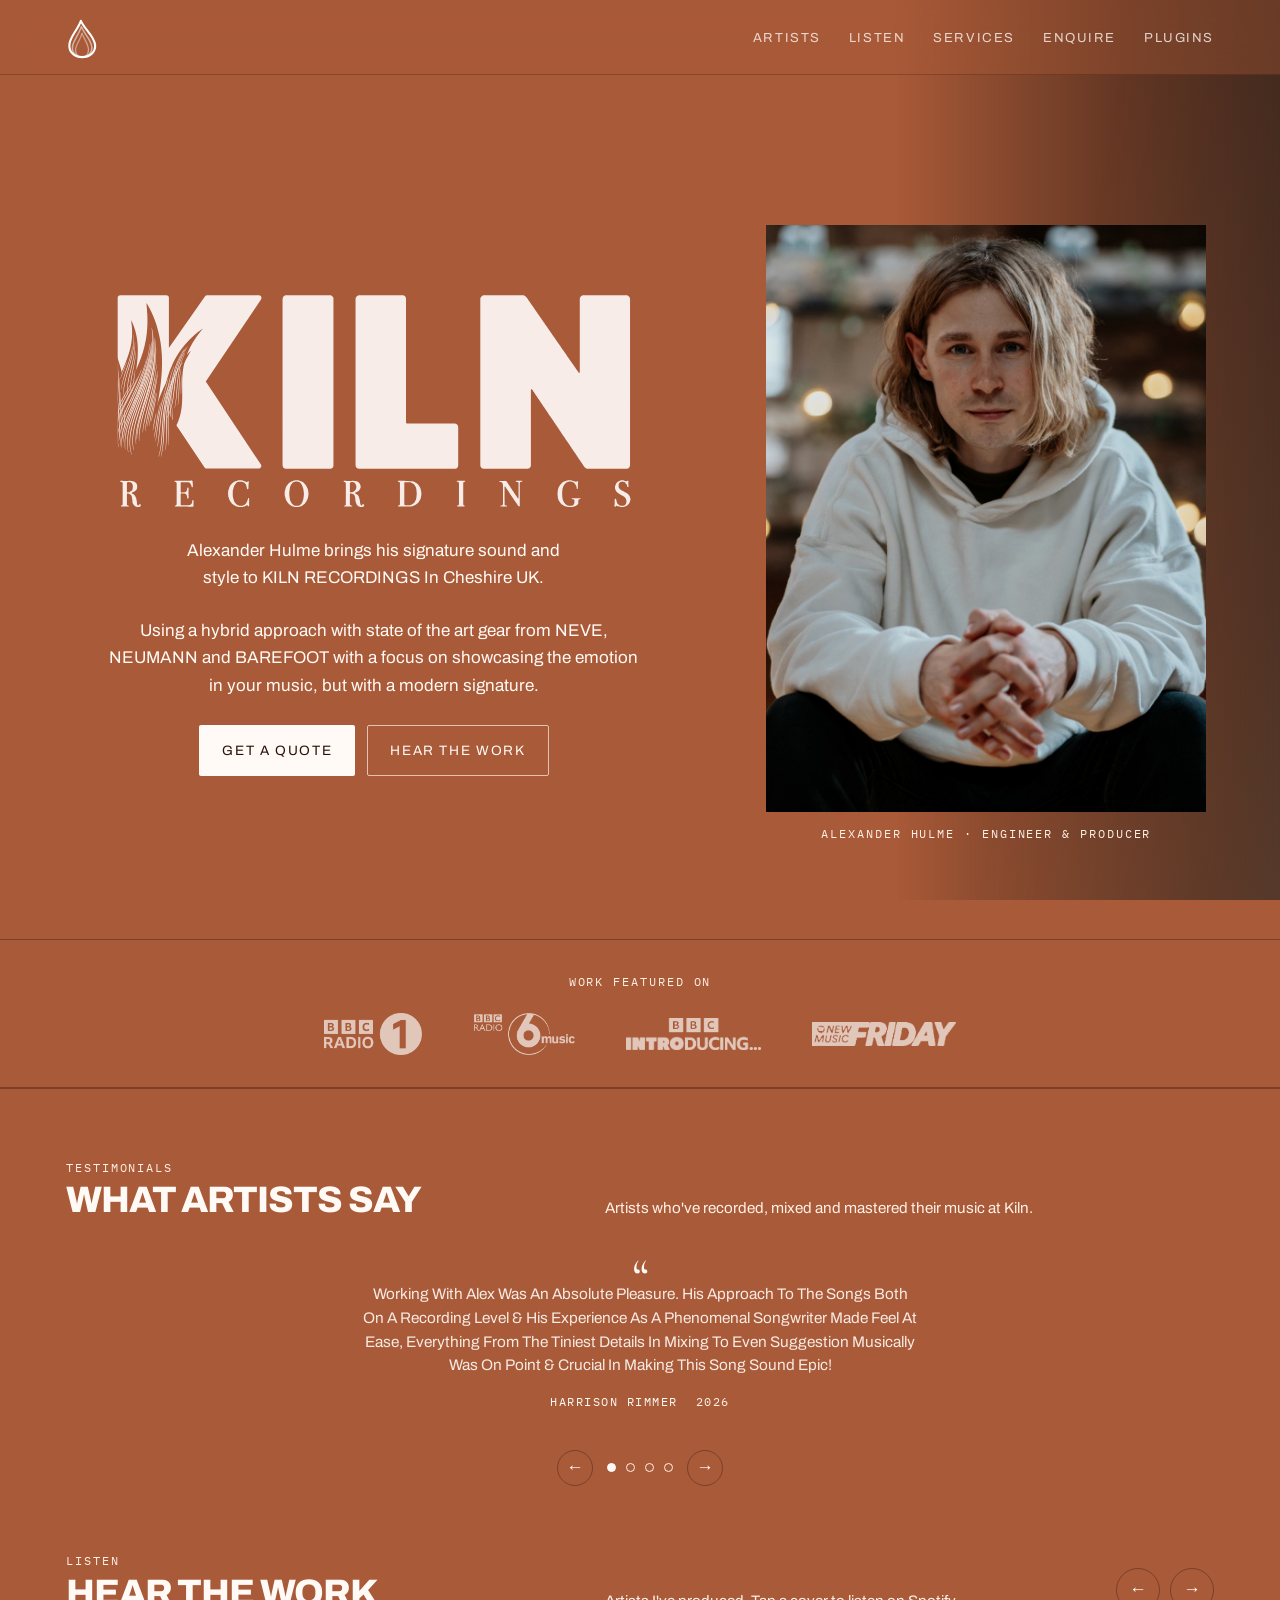
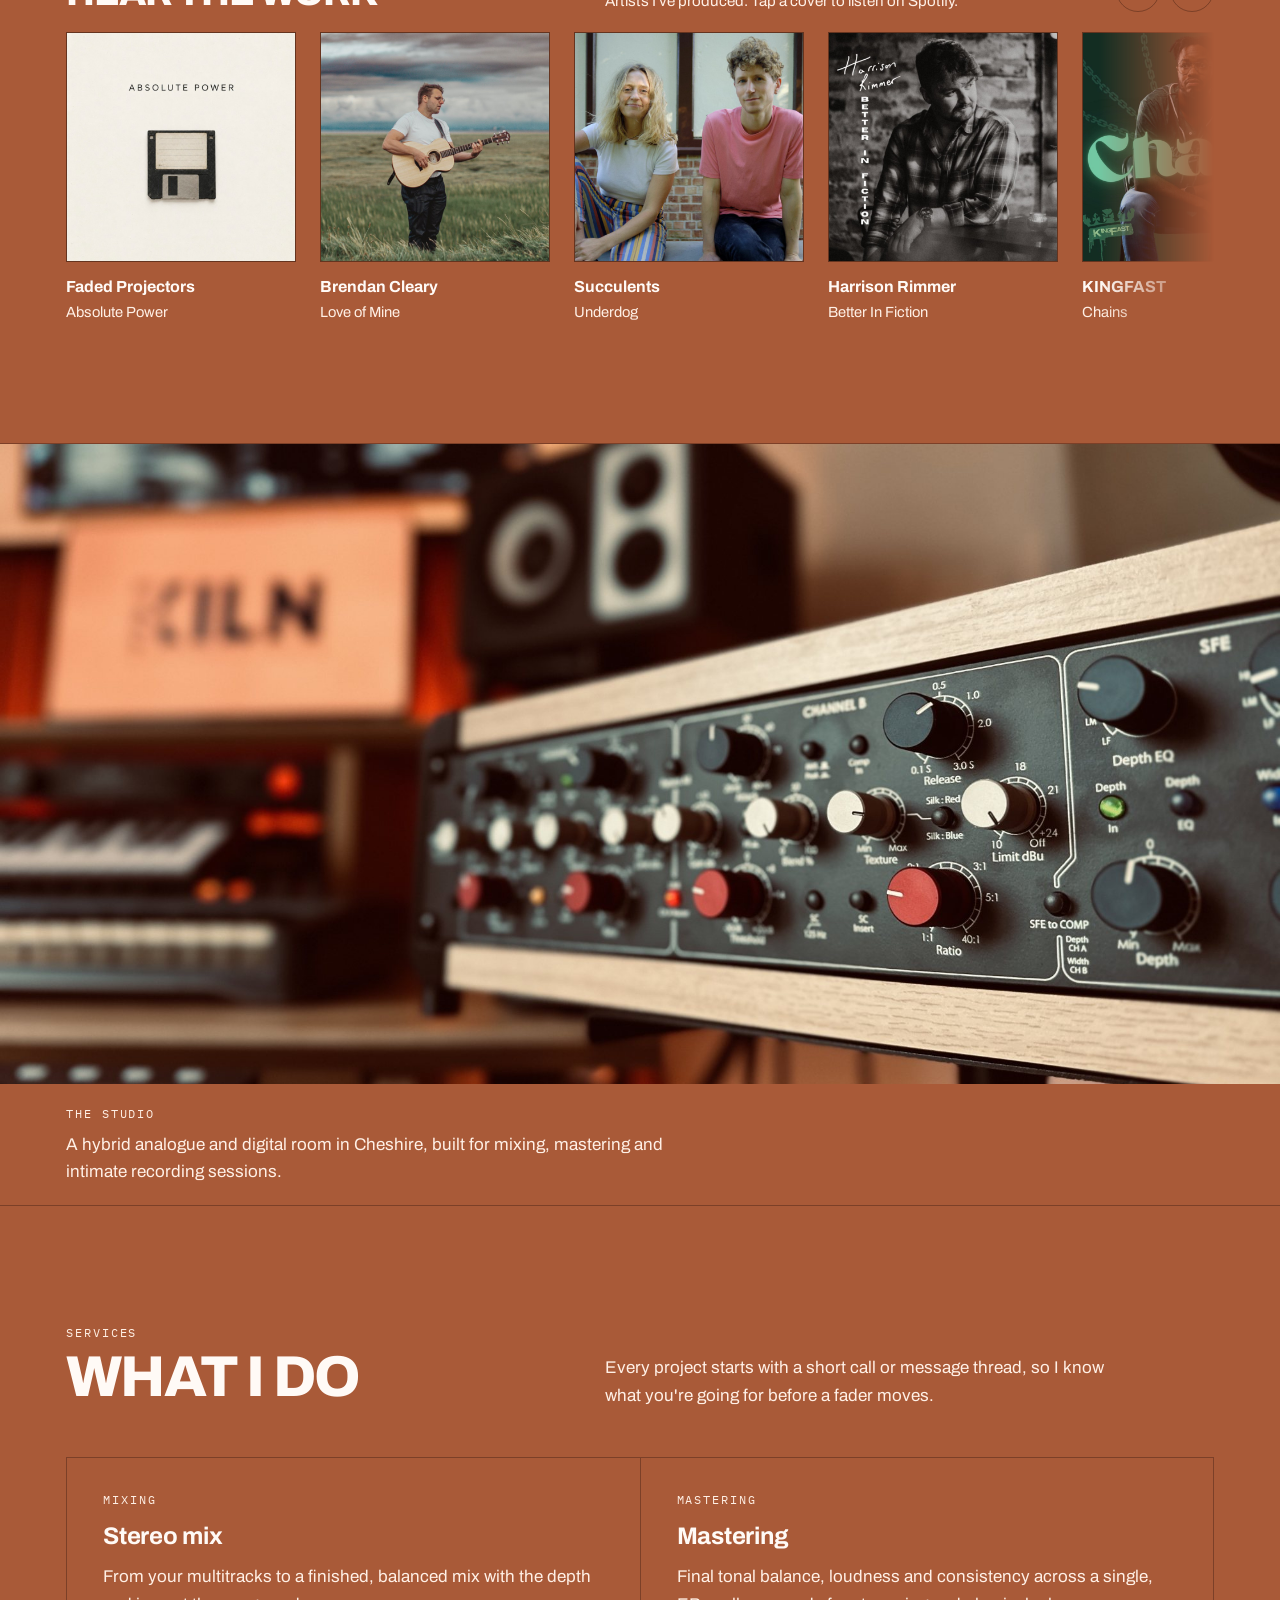
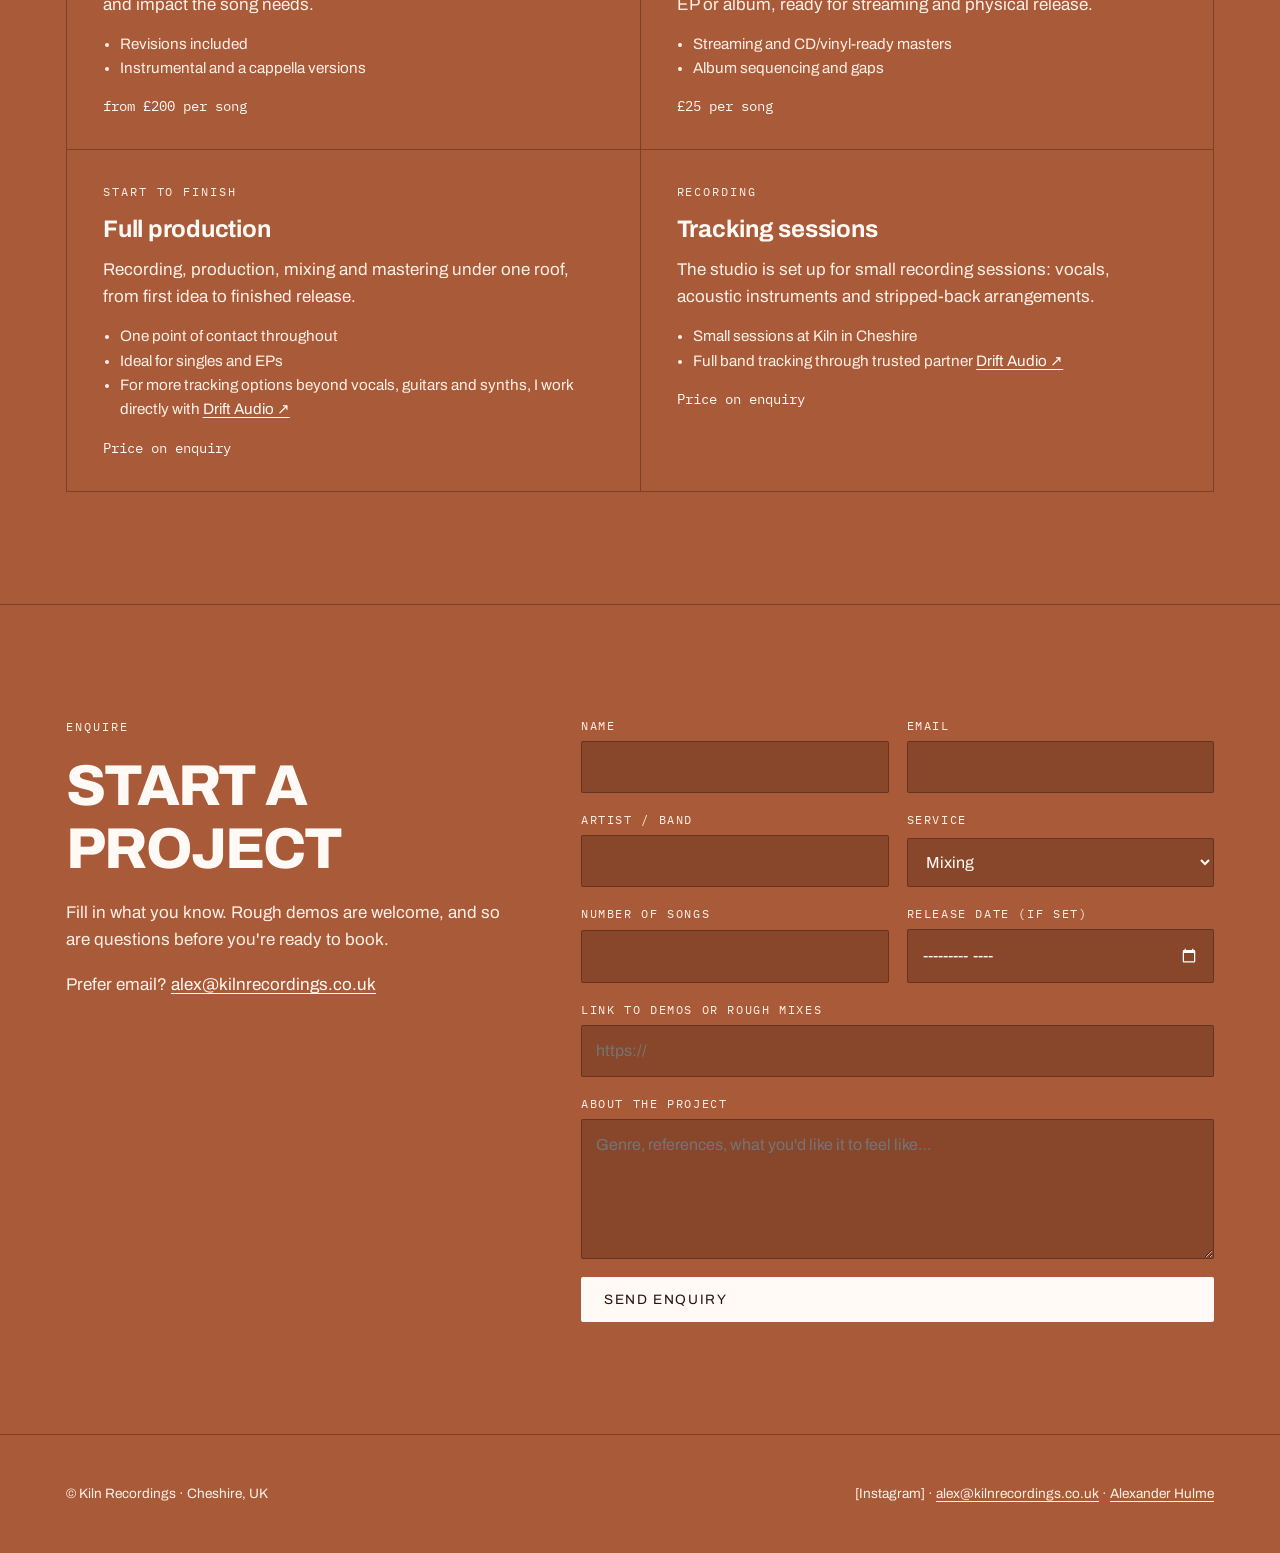
<file: kiln-site/index.html>
<!doctype html>
<html lang="en-GB">
<head>
<meta charset="utf-8">
<meta name="viewport" content="width=device-width, initial-scale=1, viewport-fit=cover">
<title>Kiln Recordings · Mixing &amp; Mastering in Cheshire</title>
<meta name="description" content="Alexander Hulme brings his signature sound to Kiln Recordings in Cheshire, UK. Mixing, mastering and recording with Neve, Neumann and Barefoot.">
<link rel="preconnect" href="https://fonts.googleapis.com">
<link rel="preconnect" href="https://fonts.gstatic.com" crossorigin>
<link rel="stylesheet" href="https://fonts.googleapis.com/css2?family=Archivo:wght@400;500;600;700;800&family=Cormorant+Garamond:ital,wght@0,400;0,500;1,400;1,500&family=IBM+Plex+Mono:wght@400&family=Newsreader:ital,opsz,wght@0,6..72,400;0,6..72,500;1,6..72,400&display=swap">
<link rel="stylesheet" href="assets/css/site.css">
</head>
<body class="kiln">
<a class="skip" href="#main">Skip to content</a>
<header class="site-head">
  <div class="wrap">
    <a class="brand" href="hub.html"><img src="assets/img/kiln-flame.svg" alt="Kiln Recordings and Alexander Hulme"></a>
    <nav aria-label="Kiln Recordings">
      <a href="#testimonials">Artists</a>
      <a href="#listen">Listen</a>
      <a href="#services">Services</a>
      <a href="#enquire">Enquire</a>
      <a href="plugins.html">Plugins</a>
    </nav>
  </div>
</header>

<main id="main">
  <section class="k-hero">
    <div class="wrap k-hero-grid">
      <div class="k-hero-copy">
        <!-- LOGO-INLINE:start (animated logo, inlined so it stays sharp; source: assets/img/kiln-logo.svg) --><svg xmlns="http://www.w3.org/2000/svg" viewBox="0 0 609 257" role="img" aria-label="Kiln Recordings" shape-rendering="geometricPrecision" class="k-hero-logo"><style>
.fc,.fl{transform-origin:34px 208px;transform-box:view-box}
.fc{animation:sway 6.5s ease-in-out infinite alternate}
.fl{animation:sway 6.5s ease-in-out infinite alternate,glint 3.1s ease-in-out infinite}
@keyframes sway{0%{transform:skewX(-1.76deg) scale(1,1)}35%{transform:skewX(.99deg) scale(1.011,1.0308)}70%{transform:skewX(-.55deg) scale(.9945,1.0132)}100%{transform:skewX(1.65deg) scale(1.0088,1.0385)}}
@keyframes glint{0%,100%{opacity:1}22%{opacity:.7}47%{opacity:.95}63%{opacity:.6}82%{opacity:.9}}
@media (prefers-reduced-motion:reduce){.fc,.fl{animation:none}}
</style><defs><mask id="m" maskUnits="userSpaceOnUse" x="0" y="0" width="609" height="257"><rect width="609" height="257" fill="#fff"/><g class="fc" fill="#000"><path d="M10 208 C10 196 20 190 34 190 C48 190 58 196 58 208 L58 216 L10 216Z"/><path d="M30.00 210.00 L42.54 197.41 L46.75 192.48 L49.51 189.16 L51.46 186.78 L52.83 185.07 L53.72 183.85 L54.18 183.02 L54.23 182.47 L53.89 182.13 L53.39 181.84 L52.90 181.54 L52.42 181.21 L51.94 180.84 L51.48 180.42 L51.02 179.94 L50.57 179.40 L50.14 178.80 L49.73 178.12 L49.33 177.37 L48.97 176.54 L48.62 175.63 L48.31 174.65 L48.03 173.58 L47.79 172.44 L47.58 171.23 L47.41 169.94 L47.28 168.58 L47.19 167.15 L47.13 165.66 L47.12 164.10 L47.15 162.49 L47.21 160.81 L47.31 159.08 L47.45 157.30 L47.61 155.46 L47.81 153.58 L48.04 151.64 L48.30 149.67 L48.58 147.65 L48.88 145.59 L49.20 143.48 L49.55 141.34 L49.90 139.17 L50.27 136.95 L50.65 134.70 L51.04 132.42 L51.43 130.10 L51.82 127.75 L52.22 125.38 L52.60 122.97 L52.99 120.53 L53.36 118.06 L53.73 115.56 L54.08 113.04 L54.41 110.49 L54.72 107.92 L55.01 105.32 L55.28 102.70 L55.52 100.05 L55.73 97.38 L55.91 94.69 L56.05 91.98 L56.15 89.25 L56.22 86.49 L56.24 83.72 L56.21 80.94 L56.14 78.13 L56.02 75.31 L55.85 72.48 L55.62 69.63 L55.34 66.76 L55.00 63.89 L54.60 61.00 L54.13 58.10 L53.61 55.20 L53.01 52.28 L52.35 49.36 L51.62 46.43 L50.81 43.49 L49.93 40.54 L48.98 37.59 L47.95 34.64 L46.83 31.68 L45.63 28.72 L44.34 25.76 L42.95 22.80 L41.46 19.84 L39.85 16.89 L38.00 14.00 L38.00 14.00 L38.22 17.41 L38.51 20.71 L38.76 23.93 L38.95 27.09 L39.08 30.18 L39.15 33.22 L39.16 36.20 L39.10 39.12 L38.98 42.00 L38.80 44.81 L38.56 47.58 L38.27 50.30 L37.92 52.97 L37.52 55.60 L37.07 58.18 L36.58 60.71 L36.04 63.21 L35.45 65.66 L34.82 68.07 L34.16 70.45 L33.45 72.79 L32.71 75.09 L31.94 77.37 L31.13 79.61 L30.30 81.82 L29.43 84.01 L28.54 86.16 L27.62 88.30 L26.68 90.41 L25.71 92.49 L24.72 94.56 L23.72 96.61 L22.69 98.64 L21.65 100.65 L20.60 102.65 L19.52 104.63 L18.44 106.61 L17.35 108.57 L16.24 110.52 L15.13 112.47 L14.00 114.41 L12.88 116.34 L11.74 118.27 L10.61 120.20 L9.47 122.13 L8.33 124.07 L7.20 126.00 L6.06 127.95 L4.93 129.90 L3.81 131.86 L2.69 133.83 L1.58 135.82 L0.48 137.82 L-0.60 139.84 L-1.67 141.89 L-2.73 143.96 L-3.76 146.05 L-4.77 148.18 L-5.76 150.34 L-6.72 152.54 L-7.65 154.78 L-8.54 157.07 L-9.40 159.40 L-10.21 161.78 L-10.97 164.22 L-11.68 166.71 L-12.33 169.25 L-12.91 171.86 L-13.43 174.53 L-13.86 177.26 L-14.20 180.05 L-14.45 182.91 L-14.60 185.81 L-14.64 188.78 L-14.56 191.79 L-14.36 194.84 L-14.04 197.93 L-13.58 201.05 L-12.99 204.18 L-12.26 207.33 L-11.22 210.41 L-9.63 213.27 L-7.47 215.84 L-4.72 218.02 L-1.33 219.70 L2.82 220.72 L7.96 220.77 L14.72 219.22 L30.00 210.00Z"/><path d="M10.00 210.00 L18.31 203.26 L20.98 200.31 L22.63 198.13 L23.71 196.39 L24.37 194.95 L24.71 193.74 L24.76 192.69 L24.57 191.77 L24.13 190.96 L23.61 190.17 L23.10 189.36 L22.61 188.54 L22.13 187.70 L21.67 186.84 L21.23 185.96 L20.80 185.05 L20.38 184.13 L19.98 183.19 L19.59 182.22 L19.22 181.23 L18.87 180.22 L18.52 179.18 L18.20 178.12 L17.89 177.04 L17.59 175.93 L17.31 174.80 L17.04 173.65 L16.79 172.48 L16.55 171.28 L16.32 170.06 L16.11 168.82 L15.91 167.56 L15.73 166.28 L15.55 164.97 L15.39 163.65 L15.24 162.31 L15.10 160.95 L14.97 159.57 L14.85 158.17 L14.74 156.76 L14.63 155.33 L14.53 153.88 L14.44 152.42 L14.36 150.94 L14.28 149.44 L14.20 147.93 L14.13 146.40 L14.06 144.86 L13.99 143.31 L13.93 141.75 L13.86 140.17 L13.79 138.57 L13.72 136.97 L13.65 135.35 L13.57 133.73 L13.49 132.09 L13.40 130.44 L13.31 128.78 L13.21 127.11 L13.10 125.43 L12.98 123.74 L12.86 122.04 L12.72 120.33 L12.57 118.62 L12.40 116.89 L12.23 115.16 L12.04 113.42 L11.83 111.67 L11.61 109.92 L11.37 108.16 L11.11 106.39 L10.83 104.62 L10.53 102.84 L10.22 101.06 L9.88 99.27 L9.51 97.48 L9.13 95.68 L8.71 93.88 L8.28 92.08 L7.81 90.27 L7.32 88.46 L6.79 86.65 L6.24 84.84 L5.65 83.02 L5.03 81.21 L4.37 79.40 L3.66 77.59 L2.89 75.78 L2.00 74.00 L2.00 74.00 L1.89 75.98 L1.84 77.92 L1.80 79.84 L1.74 81.72 L1.67 83.59 L1.58 85.44 L1.47 87.27 L1.35 89.08 L1.21 90.87 L1.05 92.65 L0.87 94.40 L0.67 96.15 L0.46 97.87 L0.23 99.58 L-0.02 101.28 L-0.28 102.97 L-0.55 104.64 L-0.84 106.29 L-1.14 107.94 L-1.46 109.57 L-1.79 111.19 L-2.12 112.81 L-2.47 114.41 L-2.83 116.00 L-3.20 117.58 L-3.58 119.16 L-3.96 120.72 L-4.36 122.28 L-4.76 123.83 L-5.16 125.37 L-5.57 126.91 L-5.99 128.44 L-6.41 129.97 L-6.83 131.49 L-7.26 133.01 L-7.69 134.52 L-8.12 136.03 L-8.55 137.54 L-8.98 139.04 L-9.41 140.55 L-9.84 142.05 L-10.26 143.55 L-10.69 145.06 L-11.11 146.56 L-11.53 148.06 L-11.94 149.57 L-12.34 151.08 L-12.74 152.59 L-13.14 154.10 L-13.52 155.62 L-13.90 157.15 L-14.26 158.68 L-14.62 160.21 L-14.96 161.76 L-15.29 163.31 L-15.61 164.86 L-15.91 166.43 L-16.19 168.01 L-16.46 169.59 L-16.71 171.19 L-16.94 172.79 L-17.15 174.41 L-17.34 176.04 L-17.50 177.69 L-17.64 179.34 L-17.75 181.01 L-17.84 182.69 L-17.89 184.39 L-17.91 186.09 L-17.91 187.82 L-17.86 189.55 L-17.79 191.30 L-17.67 193.07 L-17.52 194.84 L-17.32 196.63 L-17.08 198.43 L-16.80 200.24 L-16.48 202.06 L-16.11 203.88 L-15.69 205.72 L-15.12 207.52 L-14.25 209.22 L-13.05 210.78 L-11.51 212.16 L-9.57 213.31 L-7.14 214.16 L-4.06 214.55 L0.12 214.17 L10.00 210.00Z"/><path d="M46.00 210.00 L54.88 214.24 L58.72 214.72 L61.59 214.42 L63.87 213.67 L65.72 212.62 L67.21 211.34 L68.38 209.89 L69.25 208.30 L69.83 206.61 L70.28 204.88 L70.68 203.17 L71.03 201.47 L71.33 199.77 L71.60 198.10 L71.83 196.43 L72.02 194.78 L72.17 193.14 L72.29 191.51 L72.39 189.90 L72.45 188.30 L72.49 186.72 L72.50 185.14 L72.50 183.58 L72.47 182.03 L72.43 180.49 L72.37 178.96 L72.29 177.44 L72.20 175.93 L72.10 174.42 L71.99 172.92 L71.87 171.43 L71.74 169.94 L71.61 168.45 L71.47 166.97 L71.33 165.49 L71.19 164.01 L71.04 162.53 L70.90 161.06 L70.75 159.58 L70.61 158.10 L70.48 156.62 L70.34 155.13 L70.22 153.64 L70.10 152.15 L69.98 150.65 L69.88 149.14 L69.79 147.63 L69.70 146.11 L69.63 144.58 L69.58 143.05 L69.53 141.50 L69.51 139.94 L69.49 138.38 L69.50 136.80 L69.52 135.20 L69.57 133.60 L69.63 131.98 L69.72 130.35 L69.83 128.70 L69.97 127.04 L70.13 125.36 L70.31 123.67 L70.53 121.96 L70.77 120.23 L71.05 118.48 L71.36 116.72 L71.70 114.93 L72.07 113.13 L72.49 111.31 L72.93 109.46 L73.42 107.60 L73.95 105.71 L74.52 103.80 L75.13 101.88 L75.78 99.93 L76.48 97.95 L77.23 95.96 L78.02 93.94 L78.86 91.90 L79.75 89.83 L80.69 87.74 L81.68 85.63 L82.73 83.49 L83.82 81.33 L84.97 79.14 L86.17 76.92 L87.42 74.66 L88.71 72.37 L90.00 70.00 L90.00 70.00 L87.98 71.79 L86.07 73.64 L84.25 75.50 L82.49 77.37 L80.79 79.23 L79.15 81.10 L77.56 82.97 L76.03 84.83 L74.54 86.70 L73.11 88.56 L71.73 90.42 L70.39 92.28 L69.10 94.13 L67.86 95.98 L66.66 97.83 L65.51 99.67 L64.39 101.52 L63.32 103.35 L62.29 105.19 L61.30 107.02 L60.34 108.84 L59.43 110.66 L58.55 112.48 L57.70 114.29 L56.89 116.10 L56.11 117.90 L55.37 119.69 L54.66 121.48 L53.97 123.26 L53.32 125.03 L52.70 126.80 L52.10 128.55 L51.53 130.30 L50.98 132.04 L50.46 133.77 L49.96 135.49 L49.48 137.19 L49.02 138.89 L48.58 140.57 L48.16 142.25 L47.76 143.90 L47.37 145.55 L47.00 147.18 L46.64 148.80 L46.29 150.40 L45.95 151.99 L45.62 153.56 L45.30 155.11 L44.99 156.64 L44.68 158.16 L44.38 159.66 L44.08 161.14 L43.79 162.60 L43.49 164.03 L43.20 165.45 L42.90 166.84 L42.61 168.21 L42.31 169.56 L42.00 170.89 L41.69 172.18 L41.38 173.46 L41.06 174.70 L40.73 175.92 L40.40 177.12 L40.05 178.28 L39.70 179.42 L39.34 180.52 L38.97 181.60 L38.59 182.64 L38.20 183.66 L37.79 184.64 L37.38 185.59 L36.96 186.52 L36.52 187.41 L36.08 188.27 L35.62 189.10 L35.16 189.90 L34.68 190.67 L34.19 191.42 L33.69 192.14 L33.27 192.87 L33.07 193.69 L33.11 194.63 L33.39 195.73 L33.97 197.04 L34.91 198.64 L36.36 200.67 L38.70 203.46 L46.00 210.00Z"/><path d="M50.00 160.00 L56.34 165.06 L59.50 166.06 L62.04 166.23 L64.22 165.93 L66.10 165.29 L67.74 164.38 L69.14 163.26 L70.33 161.97 L71.31 160.54 L72.16 159.04 L72.96 157.54 L73.70 156.04 L74.39 154.53 L75.02 153.03 L75.61 151.52 L76.14 150.02 L76.63 148.53 L77.08 147.05 L77.48 145.57 L77.84 144.10 L78.17 142.64 L78.45 141.19 L78.71 139.75 L78.93 138.32 L79.12 136.90 L79.29 135.50 L79.43 134.10 L79.55 132.71 L79.64 131.34 L79.72 129.97 L79.78 128.62 L79.83 127.27 L79.87 125.93 L79.89 124.59 L79.90 123.27 L79.91 121.94 L79.90 120.63 L79.90 119.32 L79.89 118.01 L79.88 116.70 L79.86 115.40 L79.85 114.10 L79.84 112.80 L79.83 111.50 L79.83 110.20 L79.83 108.90 L79.84 107.60 L79.86 106.30 L79.88 104.99 L79.92 103.68 L79.97 102.36 L80.03 101.04 L80.11 99.72 L80.20 98.39 L80.31 97.05 L80.44 95.70 L80.58 94.35 L80.75 92.99 L80.94 91.61 L81.15 90.23 L81.39 88.84 L81.66 87.44 L81.95 86.02 L82.27 84.60 L82.62 83.16 L83.00 81.71 L83.42 80.24 L83.87 78.77 L84.36 77.27 L84.89 75.77 L85.46 74.24 L86.07 72.71 L86.72 71.16 L87.41 69.59 L88.15 68.01 L88.94 66.41 L89.78 64.79 L90.67 63.16 L91.61 61.52 L92.60 59.85 L93.65 58.17 L94.75 56.48 L95.90 54.76 L97.12 53.03 L98.39 51.28 L99.72 49.51 L101.11 47.72 L102.54 45.89 L104.00 44.00 L104.00 44.00 L102.01 45.34 L100.13 46.73 L98.32 48.14 L96.58 49.56 L94.89 51.00 L93.26 52.43 L91.69 53.87 L90.16 55.32 L88.69 56.77 L87.27 58.23 L85.90 59.69 L84.58 61.15 L83.30 62.61 L82.07 64.08 L80.88 65.55 L79.74 67.02 L78.64 68.50 L77.58 69.97 L76.55 71.45 L75.57 72.93 L74.63 74.41 L73.72 75.89 L72.85 77.37 L72.01 78.86 L71.21 80.34 L70.44 81.81 L69.70 83.29 L68.99 84.76 L68.32 86.24 L67.67 87.70 L67.04 89.17 L66.45 90.62 L65.88 92.08 L65.33 93.52 L64.80 94.96 L64.30 96.39 L63.81 97.82 L63.34 99.23 L62.90 100.63 L62.46 102.03 L62.04 103.41 L61.64 104.78 L61.24 106.14 L60.86 107.48 L60.48 108.81 L60.12 110.13 L59.76 111.42 L59.40 112.71 L59.05 113.97 L58.71 115.22 L58.36 116.45 L58.02 117.66 L57.67 118.85 L57.33 120.02 L56.98 121.17 L56.62 122.29 L56.27 123.39 L55.91 124.47 L55.54 125.52 L55.16 126.55 L54.78 127.55 L54.39 128.53 L53.99 129.48 L53.59 130.40 L53.17 131.30 L52.74 132.17 L52.31 133.01 L51.86 133.82 L51.41 134.60 L50.94 135.36 L50.46 136.10 L49.97 136.81 L49.47 137.49 L48.96 138.16 L48.44 138.80 L47.90 139.42 L47.34 140.02 L46.78 140.61 L46.19 141.19 L45.58 141.75 L45.02 142.35 L44.60 143.08 L44.31 143.97 L44.16 145.05 L44.18 146.37 L44.40 148.02 L44.89 150.13 L45.91 153.05 L50.00 160.00Z"/><path d="M24.00 140.00 L27.90 134.50 L28.93 132.12 L29.48 130.37 L29.78 128.99 L29.90 127.88 L29.88 126.97 L29.74 126.23 L29.47 125.61 L29.09 125.09 L28.68 124.61 L28.29 124.13 L27.93 123.65 L27.58 123.16 L27.25 122.67 L26.94 122.16 L26.64 121.64 L26.37 121.11 L26.10 120.56 L25.86 119.99 L25.63 119.40 L25.41 118.78 L25.22 118.14 L25.04 117.48 L24.88 116.79 L24.73 116.07 L24.60 115.33 L24.50 114.56 L24.41 113.76 L24.34 112.94 L24.28 112.09 L24.25 111.22 L24.23 110.32 L24.24 109.41 L24.26 108.46 L24.29 107.50 L24.34 106.51 L24.41 105.50 L24.49 104.48 L24.58 103.43 L24.69 102.36 L24.80 101.28 L24.93 100.17 L25.07 99.05 L25.21 97.92 L25.36 96.76 L25.52 95.59 L25.68 94.40 L25.84 93.20 L26.01 91.99 L26.17 90.75 L26.34 89.51 L26.50 88.25 L26.66 86.97 L26.82 85.69 L26.97 84.39 L27.11 83.07 L27.25 81.75 L27.38 80.41 L27.49 79.05 L27.59 77.69 L27.68 76.31 L27.76 74.93 L27.82 73.53 L27.86 72.12 L27.89 70.70 L27.89 69.27 L27.88 67.82 L27.84 66.37 L27.78 64.91 L27.70 63.44 L27.59 61.96 L27.46 60.47 L27.30 58.97 L27.11 57.46 L26.89 55.95 L26.64 54.42 L26.36 52.89 L26.05 51.35 L25.70 49.80 L25.32 48.25 L24.90 46.69 L24.45 45.12 L23.95 43.54 L23.42 41.96 L22.84 40.37 L22.22 38.78 L21.55 37.18 L20.83 35.59 L20.00 34.00 L20.00 34.00 L20.21 35.77 L20.44 37.49 L20.64 39.18 L20.82 40.85 L20.96 42.48 L21.07 44.10 L21.15 45.68 L21.19 47.24 L21.21 48.78 L21.20 50.30 L21.15 51.79 L21.08 53.27 L20.98 54.72 L20.86 56.15 L20.71 57.56 L20.54 58.95 L20.35 60.32 L20.13 61.68 L19.89 63.02 L19.63 64.34 L19.36 65.64 L19.07 66.93 L18.76 68.21 L18.43 69.46 L18.09 70.71 L17.73 71.94 L17.36 73.16 L16.98 74.37 L16.59 75.57 L16.19 76.76 L15.78 77.93 L15.36 79.10 L14.93 80.26 L14.49 81.41 L14.05 82.55 L13.61 83.69 L13.15 84.82 L12.70 85.94 L12.24 87.06 L11.78 88.18 L11.32 89.29 L10.86 90.40 L10.40 91.50 L9.94 92.61 L9.49 93.71 L9.03 94.82 L8.59 95.92 L8.14 97.03 L7.71 98.14 L7.28 99.25 L6.86 100.37 L6.45 101.49 L6.04 102.62 L5.66 103.76 L5.28 104.90 L4.92 106.06 L4.58 107.23 L4.25 108.40 L3.95 109.59 L3.66 110.80 L3.40 112.01 L3.16 113.25 L2.95 114.50 L2.77 115.76 L2.63 117.05 L2.51 118.35 L2.44 119.67 L2.40 121.00 L2.41 122.35 L2.46 123.72 L2.55 125.10 L2.70 126.49 L2.90 127.90 L3.15 129.31 L3.45 130.74 L3.81 132.16 L4.23 133.59 L4.71 135.02 L5.24 136.45 L5.83 137.88 L6.54 139.26 L7.45 140.54 L8.57 141.69 L9.90 142.67 L11.47 143.45 L13.31 143.97 L15.50 144.11 L18.27 143.61 L24.00 140.00Z"/></g><g class="fl" fill="#fff"><path d="M4.91 135.84 L5.19 135.39 L5.46 134.92 L5.73 134.46 L6.00 133.99 L6.27 133.52 L6.54 133.05 L6.81 132.59 L7.08 132.12 L7.35 131.65 L7.61 131.19 L7.88 130.72 L8.15 130.25 L8.42 129.79 L8.68 129.32 L8.95 128.85 L9.22 128.39 L9.49 127.92 L9.75 127.46 L10.02 126.99 L10.29 126.52 L10.55 126.06 L10.82 125.59 L11.08 125.12 L11.35 124.66 L11.61 124.19 L11.88 123.72 L12.14 123.25 L12.40 122.79 L12.67 122.32 L12.93 121.85 L13.19 121.38 L13.45 120.91 L13.71 120.44 L13.97 119.97 L14.23 119.50 L14.49 119.03 L14.75 118.56 L15.01 118.09 L15.27 117.62 L15.52 117.14 L15.78 116.67 L16.04 116.20 L16.29 115.72 L16.55 115.25 L16.80 114.77 L17.05 114.30 L17.30 113.82 L17.55 113.34 L17.80 112.86 L18.05 112.38 L18.30 111.90 L18.55 111.42 L18.79 110.94 L19.04 110.46 L19.28 109.98 L19.52 109.49 L19.76 109.01 L20.00 108.52 L20.23 108.01 L20.05 107.92 L19.77 108.40 L19.50 108.87 L19.23 109.34 L18.96 109.81 L18.69 110.27 L18.42 110.74 L18.16 111.21 L17.89 111.68 L17.62 112.15 L17.36 112.62 L17.09 113.09 L16.82 113.56 L16.56 114.03 L16.29 114.49 L16.03 114.96 L15.76 115.43 L15.49 115.90 L15.23 116.36 L14.96 116.83 L14.70 117.30 L14.43 117.77 L14.17 118.23 L13.90 118.70 L13.64 119.17 L13.37 119.64 L13.11 120.10 L12.85 120.57 L12.58 121.04 L12.32 121.51 L12.06 121.98 L11.80 122.45 L11.53 122.91 L11.27 123.38 L11.01 123.85 L10.75 124.32 L10.49 124.79 L10.23 125.26 L9.97 125.73 L9.72 126.20 L9.46 126.68 L9.20 127.15 L8.94 127.62 L8.69 128.09 L8.43 128.57 L8.18 129.04 L7.93 129.51 L7.67 129.99 L7.42 130.47 L7.17 130.94 L6.92 131.42 L6.67 131.90 L6.42 132.38 L6.17 132.85 L5.93 133.33 L5.68 133.82 L5.44 134.30 L5.20 134.78 L4.96 135.27 L4.74 135.75Z"/><path d="M2.47 146.35 L2.83 145.67 L3.18 144.95 L3.54 144.23 L3.90 143.52 L4.25 142.80 L4.61 142.09 L4.98 141.37 L5.34 140.66 L5.70 139.95 L6.07 139.25 L6.43 138.54 L6.80 137.83 L7.17 137.13 L7.54 136.42 L7.91 135.72 L8.28 135.02 L8.65 134.32 L9.02 133.62 L9.40 132.92 L9.77 132.22 L10.15 131.52 L10.52 130.82 L10.90 130.12 L11.27 129.42 L11.65 128.72 L12.02 128.02 L12.40 127.32 L12.78 126.62 L13.15 125.92 L13.53 125.22 L13.90 124.52 L14.28 123.82 L14.65 123.12 L15.03 122.42 L15.40 121.72 L15.78 121.01 L16.15 120.31 L16.52 119.60 L16.89 118.90 L17.26 118.19 L17.63 117.48 L18.00 116.77 L18.37 116.06 L18.73 115.35 L19.10 114.64 L19.46 113.93 L19.82 113.21 L20.18 112.49 L20.54 111.77 L20.90 111.05 L21.26 110.33 L21.61 109.61 L21.96 108.88 L22.31 108.16 L22.66 107.43 L23.01 106.70 L23.35 105.96 L23.68 105.23 L24.01 104.46 L23.83 104.37 L23.44 105.11 L23.06 105.82 L22.69 106.54 L22.31 107.26 L21.94 107.97 L21.57 108.68 L21.19 109.40 L20.82 110.11 L20.44 110.82 L20.07 111.53 L19.69 112.24 L19.31 112.94 L18.93 113.65 L18.55 114.36 L18.18 115.06 L17.80 115.76 L17.42 116.47 L17.04 117.17 L16.66 117.87 L16.28 118.57 L15.90 119.27 L15.52 119.97 L15.14 120.68 L14.76 121.38 L14.39 122.08 L14.01 122.78 L13.63 123.47 L13.25 124.17 L12.88 124.87 L12.50 125.57 L12.13 126.28 L11.75 126.98 L11.38 127.68 L11.00 128.38 L10.63 129.08 L10.26 129.78 L9.89 130.49 L9.53 131.19 L9.16 131.89 L8.79 132.60 L8.43 133.31 L8.07 134.01 L7.71 134.72 L7.35 135.43 L6.99 136.15 L6.64 136.86 L6.28 137.57 L5.93 138.29 L5.58 139.01 L5.24 139.72 L4.89 140.45 L4.55 141.17 L4.21 141.89 L3.88 142.62 L3.55 143.35 L3.22 144.08 L2.89 144.82 L2.58 145.56 L2.28 146.26Z"/><path d="M3.83 151.30 L4.20 150.49 L4.58 149.62 L4.96 148.76 L5.35 147.90 L5.74 147.05 L6.13 146.19 L6.52 145.34 L6.92 144.49 L7.31 143.64 L7.72 142.79 L8.12 141.94 L8.53 141.10 L8.94 140.26 L9.35 139.42 L9.76 138.58 L10.18 137.74 L10.59 136.90 L11.01 136.06 L11.43 135.22 L11.85 134.38 L12.28 133.55 L12.70 132.71 L13.12 131.87 L13.55 131.03 L13.98 130.20 L14.40 129.36 L14.83 128.52 L15.26 127.68 L15.69 126.84 L16.12 126.00 L16.54 125.16 L16.97 124.31 L17.40 123.47 L17.83 122.62 L18.25 121.78 L18.68 120.93 L19.10 120.08 L19.53 119.23 L19.95 118.38 L20.37 117.52 L20.79 116.66 L21.21 115.81 L21.63 114.95 L22.04 114.08 L22.46 113.22 L22.87 112.35 L23.28 111.48 L23.69 110.61 L24.09 109.74 L24.50 108.86 L24.90 107.98 L25.29 107.10 L25.69 106.21 L26.08 105.32 L26.47 104.43 L26.85 103.54 L27.23 102.64 L27.60 101.74 L27.96 100.80 L27.76 100.71 L27.33 101.62 L26.92 102.50 L26.50 103.38 L26.09 104.26 L25.67 105.14 L25.26 106.01 L24.84 106.89 L24.42 107.76 L24.00 108.62 L23.57 109.49 L23.15 110.35 L22.72 111.21 L22.30 112.07 L21.87 112.93 L21.44 113.79 L21.01 114.64 L20.58 115.49 L20.15 116.34 L19.72 117.19 L19.29 118.04 L18.86 118.89 L18.43 119.74 L17.99 120.58 L17.56 121.43 L17.13 122.27 L16.70 123.11 L16.27 123.96 L15.84 124.80 L15.41 125.64 L14.98 126.48 L14.56 127.32 L14.13 128.16 L13.70 129.00 L13.28 129.84 L12.86 130.68 L12.44 131.53 L12.02 132.37 L11.60 133.21 L11.19 134.05 L10.78 134.90 L10.37 135.74 L9.96 136.59 L9.56 137.44 L9.16 138.28 L8.76 139.13 L8.36 139.98 L7.97 140.84 L7.58 141.69 L7.19 142.55 L6.81 143.41 L6.43 144.27 L6.06 145.13 L5.69 146.00 L5.33 146.87 L4.97 147.74 L4.62 148.61 L4.27 149.49 L3.93 150.38 L3.62 151.22Z"/><path d="M4.16 153.55 L4.58 152.56 L5.02 151.51 L5.45 150.47 L5.90 149.43 L6.35 148.39 L6.80 147.35 L7.26 146.32 L7.73 145.29 L8.19 144.27 L8.67 143.24 L9.15 142.22 L9.63 141.20 L10.11 140.18 L10.60 139.16 L11.09 138.15 L11.59 137.13 L12.08 136.12 L12.58 135.10 L13.09 134.09 L13.59 133.07 L14.10 132.06 L14.60 131.04 L15.11 130.03 L15.62 129.01 L16.13 128.00 L16.64 126.98 L17.15 125.96 L17.67 124.94 L18.18 123.91 L18.69 122.89 L19.20 121.86 L19.71 120.83 L20.22 119.80 L20.72 118.77 L21.23 117.73 L21.73 116.69 L22.24 115.65 L22.74 114.61 L23.23 113.56 L23.73 112.50 L24.22 111.45 L24.71 110.39 L25.20 109.33 L25.68 108.26 L26.16 107.19 L26.64 106.12 L27.11 105.04 L27.57 103.95 L28.04 102.87 L28.49 101.77 L28.94 100.68 L29.39 99.57 L29.83 98.47 L30.27 97.36 L30.70 96.24 L31.12 95.11 L31.53 93.98 L31.93 92.85 L32.33 91.67 L32.11 91.59 L31.65 92.74 L31.20 93.86 L30.76 94.97 L30.30 96.08 L29.84 97.19 L29.38 98.28 L28.92 99.38 L28.45 100.47 L27.97 101.55 L27.50 102.63 L27.01 103.71 L26.53 104.78 L26.04 105.85 L25.55 106.91 L25.06 107.98 L24.56 109.03 L24.06 110.09 L23.56 111.14 L23.06 112.19 L22.55 113.23 L22.05 114.27 L21.54 115.31 L21.03 116.35 L20.52 117.38 L20.01 118.42 L19.50 119.45 L18.99 120.48 L18.48 121.50 L17.96 122.53 L17.45 123.55 L16.94 124.58 L16.43 125.60 L15.93 126.62 L15.42 127.64 L14.91 128.66 L14.41 129.68 L13.91 130.70 L13.41 131.72 L12.91 132.74 L12.42 133.76 L11.93 134.78 L11.44 135.80 L10.95 136.83 L10.47 137.85 L9.99 138.88 L9.52 139.90 L9.05 140.93 L8.59 141.96 L8.13 143.00 L7.68 144.03 L7.23 145.07 L6.79 146.12 L6.36 147.16 L5.93 148.21 L5.51 149.27 L5.10 150.32 L4.69 151.39 L4.30 152.45 L3.95 153.47Z"/><path d="M3.42 172.60 L3.71 171.12 L4.03 169.50 L4.37 167.89 L4.74 166.29 L5.13 164.71 L5.56 163.14 L6.00 161.57 L6.47 160.02 L6.96 158.48 L7.46 156.94 L7.99 155.42 L8.54 153.90 L9.10 152.39 L9.67 150.88 L10.27 149.37 L10.87 147.87 L11.49 146.38 L12.12 144.88 L12.76 143.39 L13.41 141.90 L14.06 140.41 L14.73 138.92 L15.41 137.43 L16.09 135.94 L16.77 134.44 L17.46 132.95 L18.16 131.45 L18.86 129.95 L19.56 128.44 L20.27 126.93 L20.97 125.42 L21.68 123.90 L22.38 122.37 L23.09 120.84 L23.79 119.31 L24.49 117.76 L25.19 116.21 L25.88 114.65 L26.57 113.09 L27.25 111.51 L27.92 109.93 L28.59 108.34 L29.26 106.74 L29.91 105.13 L30.55 103.51 L31.19 101.87 L31.81 100.23 L32.42 98.58 L33.02 96.92 L33.61 95.24 L34.18 93.55 L34.74 91.86 L35.28 90.14 L35.81 88.42 L36.32 86.68 L36.81 84.93 L37.28 83.16 L37.73 81.38 L38.15 79.54 L37.91 79.48 L37.41 81.30 L36.92 83.06 L36.41 84.81 L35.88 86.55 L35.34 88.27 L34.79 89.98 L34.22 91.68 L33.63 93.37 L33.04 95.04 L32.43 96.70 L31.81 98.35 L31.18 99.99 L30.53 101.62 L29.88 103.24 L29.22 104.85 L28.56 106.45 L27.88 108.04 L27.20 109.62 L26.51 111.19 L25.82 112.76 L25.12 114.32 L24.42 115.87 L23.72 117.41 L23.01 118.95 L22.31 120.48 L21.60 122.01 L20.89 123.53 L20.18 125.05 L19.48 126.56 L18.77 128.07 L18.07 129.58 L17.37 131.09 L16.68 132.59 L15.99 134.09 L15.31 135.59 L14.64 137.08 L13.97 138.58 L13.31 140.08 L12.66 141.58 L12.02 143.08 L11.39 144.58 L10.77 146.08 L10.17 147.59 L9.58 149.10 L9.00 150.62 L8.44 152.14 L7.89 153.67 L7.37 155.20 L6.86 156.75 L6.38 158.30 L5.91 159.86 L5.47 161.42 L5.05 163.00 L4.66 164.59 L4.29 166.19 L3.96 167.80 L3.66 169.43 L3.39 171.07 L3.18 172.56Z"/><path d="M5.79 175.34 L6.04 173.60 L6.32 171.72 L6.65 169.85 L7.01 168.00 L7.42 166.16 L7.86 164.34 L8.33 162.52 L8.84 160.72 L9.38 158.92 L9.95 157.13 L10.54 155.35 L11.16 153.58 L11.80 151.81 L12.46 150.04 L13.14 148.28 L13.84 146.51 L14.56 144.75 L15.29 142.99 L16.03 141.23 L16.79 139.46 L17.56 137.70 L18.34 135.93 L19.12 134.15 L19.92 132.37 L20.72 130.58 L21.52 128.79 L22.33 126.99 L23.14 125.18 L23.95 123.36 L24.76 121.54 L25.56 119.70 L26.37 117.85 L27.16 116.00 L27.96 114.13 L28.74 112.25 L29.52 110.35 L30.29 108.45 L31.05 106.53 L31.79 104.59 L32.52 102.64 L33.24 100.68 L33.94 98.70 L34.63 96.70 L35.29 94.69 L35.94 92.66 L36.56 90.61 L37.16 88.55 L37.74 86.46 L38.29 84.36 L38.82 82.24 L39.32 80.09 L39.79 77.93 L40.23 75.74 L40.63 73.53 L41.01 71.30 L41.34 69.05 L41.64 66.77 L41.90 64.47 L42.10 62.12 L41.85 62.09 L41.56 64.43 L41.25 66.72 L40.91 68.99 L40.54 71.23 L40.13 73.44 L39.69 75.64 L39.23 77.81 L38.73 79.96 L38.21 82.08 L37.66 84.19 L37.08 86.28 L36.48 88.35 L35.86 90.40 L35.22 92.43 L34.56 94.45 L33.88 96.45 L33.18 98.43 L32.47 100.40 L31.74 102.35 L31.00 104.29 L30.25 106.21 L29.48 108.12 L28.71 110.02 L27.92 111.90 L27.13 113.78 L26.34 115.64 L25.54 117.49 L24.73 119.34 L23.93 121.17 L23.12 122.99 L22.31 124.81 L21.50 126.62 L20.70 128.42 L19.90 130.22 L19.11 132.01 L18.32 133.79 L17.54 135.58 L16.77 137.35 L16.01 139.13 L15.26 140.90 L14.53 142.68 L13.81 144.45 L13.11 146.22 L12.42 148.00 L11.75 149.78 L11.11 151.56 L10.49 153.34 L9.89 155.13 L9.32 156.93 L8.77 158.74 L8.26 160.55 L7.78 162.37 L7.33 164.21 L6.92 166.05 L6.55 167.91 L6.22 169.78 L5.94 171.66 L5.70 173.56 L5.54 175.31Z"/><path d="M8.88 183.45 L8.88 181.74 L8.90 179.89 L8.98 178.06 L9.10 176.23 L9.28 174.42 L9.50 172.61 L9.76 170.82 L10.06 169.03 L10.41 167.25 L10.78 165.47 L11.20 163.71 L11.65 161.95 L12.13 160.19 L12.63 158.43 L13.17 156.68 L13.73 154.94 L14.32 153.19 L14.93 151.44 L15.55 149.69 L16.20 147.94 L16.87 146.19 L17.55 144.44 L18.25 142.68 L18.96 140.92 L19.68 139.15 L20.42 137.38 L21.16 135.60 L21.91 133.81 L22.67 132.01 L23.44 130.21 L24.20 128.40 L24.97 126.58 L25.74 124.75 L26.52 122.91 L27.29 121.05 L28.05 119.19 L28.82 117.32 L29.58 115.43 L30.33 113.53 L31.07 111.61 L31.81 109.69 L32.53 107.75 L33.25 105.79 L33.95 103.82 L34.63 101.84 L35.30 99.83 L35.96 97.82 L36.59 95.78 L37.20 93.73 L37.80 91.66 L38.37 89.58 L38.91 87.47 L39.43 85.35 L39.93 83.21 L40.39 81.04 L40.83 78.86 L41.23 76.66 L41.60 74.43 L41.92 72.16 L41.65 72.12 L41.25 74.37 L40.83 76.58 L40.38 78.77 L39.91 80.94 L39.41 83.08 L38.88 85.21 L38.33 87.32 L37.75 89.41 L37.16 91.48 L36.54 93.53 L35.90 95.57 L35.25 97.59 L34.58 99.59 L33.89 101.58 L33.19 103.55 L32.47 105.51 L31.74 107.45 L31.00 109.38 L30.26 111.30 L29.50 113.20 L28.74 115.09 L27.97 116.97 L27.20 118.84 L26.43 120.70 L25.65 122.54 L24.88 124.38 L24.10 126.21 L23.33 128.03 L22.56 129.84 L21.79 131.64 L21.04 133.44 L20.29 135.23 L19.55 137.01 L18.82 138.79 L18.10 140.57 L17.39 142.34 L16.70 144.11 L16.03 145.87 L15.37 147.63 L14.73 149.40 L14.11 151.16 L13.52 152.92 L12.94 154.68 L12.40 156.45 L11.88 158.21 L11.39 159.99 L10.93 161.76 L10.50 163.54 L10.11 165.33 L9.75 167.12 L9.44 168.92 L9.16 170.73 L8.93 172.54 L8.74 174.37 L8.61 176.20 L8.52 178.04 L8.49 179.89 L8.52 181.74 L8.61 183.46Z"/><path d="M10.90 176.87 L11.06 175.14 L11.25 173.32 L11.49 171.51 L11.77 169.71 L12.09 167.91 L12.45 166.11 L12.85 164.32 L13.28 162.53 L13.75 160.74 L14.24 158.96 L14.77 157.17 L15.32 155.39 L15.90 153.60 L16.51 151.81 L17.13 150.02 L17.78 148.22 L18.45 146.42 L19.13 144.62 L19.83 142.81 L20.54 140.99 L21.27 139.16 L22.01 137.33 L22.76 135.49 L23.52 133.64 L24.28 131.78 L25.05 129.91 L25.83 128.03 L26.61 126.14 L27.38 124.24 L28.16 122.32 L28.94 120.39 L29.71 118.45 L30.48 116.50 L31.24 114.53 L31.99 112.55 L32.73 110.55 L33.47 108.54 L34.19 106.51 L34.89 104.47 L35.59 102.40 L36.26 100.33 L36.92 98.23 L37.56 96.12 L38.17 93.99 L38.77 91.84 L39.34 89.67 L39.88 87.48 L40.40 85.27 L40.88 83.04 L41.34 80.79 L41.77 78.52 L42.16 76.23 L42.51 73.91 L42.83 71.57 L43.12 69.21 L43.36 66.83 L43.55 64.42 L43.71 61.99 L43.80 59.52 L43.52 59.50 L43.34 61.97 L43.13 64.39 L42.89 66.78 L42.61 69.15 L42.29 71.50 L41.93 73.82 L41.55 76.12 L41.12 78.40 L40.67 80.65 L40.19 82.89 L39.68 85.10 L39.14 87.29 L38.57 89.47 L37.98 91.62 L37.37 93.76 L36.74 95.87 L36.09 97.97 L35.42 100.05 L34.73 102.12 L34.03 104.17 L33.31 106.20 L32.58 108.22 L31.84 110.22 L31.09 112.21 L30.34 114.19 L29.57 116.15 L28.80 118.10 L28.03 120.03 L27.25 121.96 L26.48 123.87 L25.70 125.77 L24.93 127.66 L24.16 129.54 L23.39 131.41 L22.63 133.28 L21.88 135.13 L21.14 136.98 L20.41 138.82 L19.69 140.65 L18.99 142.48 L18.30 144.30 L17.63 146.12 L16.98 147.93 L16.35 149.74 L15.74 151.55 L15.15 153.36 L14.59 155.16 L14.06 156.96 L13.56 158.77 L13.08 160.57 L12.65 162.38 L12.24 164.19 L11.88 166.00 L11.55 167.81 L11.27 169.63 L11.03 171.45 L10.84 173.28 L10.70 175.11 L10.62 176.85Z"/><path d="M13.23 185.43 L13.10 183.61 L13.02 181.71 L13.00 179.82 L13.03 177.93 L13.12 176.04 L13.27 174.15 L13.47 172.27 L13.72 170.39 L14.02 168.51 L14.36 166.64 L14.74 164.76 L15.17 162.88 L15.63 161.00 L16.13 159.12 L16.66 157.24 L17.23 155.35 L17.82 153.46 L18.44 151.56 L19.09 149.65 L19.76 147.74 L20.45 145.82 L21.16 143.89 L21.89 141.95 L22.64 140.00 L23.40 138.04 L24.17 136.07 L24.95 134.09 L25.74 132.10 L26.54 130.09 L27.34 128.07 L28.14 126.04 L28.95 123.99 L29.75 121.93 L30.55 119.85 L31.35 117.75 L32.14 115.64 L32.92 113.52 L33.70 111.37 L34.46 109.21 L35.20 107.03 L35.94 104.83 L36.65 102.61 L37.34 100.37 L38.02 98.11 L38.67 95.83 L39.30 93.53 L39.90 91.21 L40.47 88.86 L41.01 86.50 L41.52 84.11 L41.99 81.70 L42.43 79.26 L42.83 76.80 L43.19 74.32 L43.50 71.81 L43.78 69.28 L44.00 66.72 L44.18 64.13 L44.28 61.51 L44.00 61.49 L43.80 64.11 L43.57 66.68 L43.30 69.23 L42.98 71.75 L42.63 74.24 L42.23 76.71 L41.80 79.15 L41.33 81.57 L40.83 83.96 L40.29 86.34 L39.73 88.69 L39.13 91.01 L38.51 93.32 L37.87 95.60 L37.20 97.87 L36.51 100.11 L35.80 102.33 L35.07 104.54 L34.33 106.73 L33.57 108.90 L32.80 111.05 L32.02 113.18 L31.23 115.30 L30.43 117.41 L29.63 119.49 L28.82 121.57 L28.01 123.63 L27.21 125.67 L26.40 127.70 L25.60 129.72 L24.81 131.73 L24.02 133.73 L23.24 135.71 L22.47 137.69 L21.72 139.65 L20.98 141.61 L20.26 143.55 L19.55 145.49 L18.87 147.43 L18.21 149.35 L17.58 151.27 L16.97 153.19 L16.39 155.10 L15.84 157.00 L15.33 158.91 L14.85 160.81 L14.40 162.71 L14.00 164.61 L13.64 166.50 L13.32 168.40 L13.06 170.30 L12.84 172.20 L12.67 174.10 L12.56 176.01 L12.51 177.91 L12.51 179.82 L12.59 181.73 L12.73 183.64 L12.94 185.45Z"/><path d="M16.85 188.89 L16.52 186.87 L16.25 184.81 L16.07 182.74 L15.96 180.68 L15.93 178.61 L15.97 176.54 L16.08 174.47 L16.26 172.39 L16.51 170.31 L16.81 168.22 L17.17 166.12 L17.59 164.02 L18.06 161.91 L18.58 159.78 L19.14 157.65 L19.75 155.51 L20.39 153.35 L21.07 151.18 L21.78 149.00 L22.53 146.80 L23.30 144.59 L24.10 142.36 L24.91 140.12 L25.75 137.86 L26.60 135.58 L27.47 133.28 L28.35 130.97 L29.23 128.63 L30.12 126.27 L31.01 123.89 L31.90 121.49 L32.78 119.07 L33.66 116.63 L34.52 114.16 L35.38 111.66 L36.22 109.15 L37.04 106.60 L37.84 104.04 L38.61 101.44 L39.36 98.82 L40.07 96.17 L40.76 93.49 L41.41 90.79 L42.01 88.06 L42.58 85.29 L43.10 82.50 L43.58 79.67 L44.00 76.82 L44.37 73.93 L44.69 71.01 L44.94 68.06 L45.14 65.08 L45.26 62.06 L45.32 59.00 L45.31 55.92 L45.22 52.80 L45.05 49.64 L44.80 46.44 L44.45 43.21 L44.16 43.24 L44.42 46.48 L44.61 49.66 L44.72 52.81 L44.76 55.92 L44.73 59.00 L44.64 62.03 L44.47 65.04 L44.25 68.00 L43.96 70.94 L43.62 73.84 L43.22 76.71 L42.77 79.54 L42.28 82.35 L41.73 85.12 L41.15 87.87 L40.52 90.58 L39.86 93.27 L39.16 95.93 L38.43 98.56 L37.67 101.16 L36.89 103.74 L36.08 106.30 L35.26 108.83 L34.41 111.33 L33.55 113.82 L32.68 116.28 L31.80 118.72 L30.92 121.13 L30.03 123.53 L29.14 125.90 L28.25 128.26 L27.37 130.60 L26.50 132.92 L25.64 135.22 L24.79 137.50 L23.96 139.77 L23.15 142.03 L22.37 144.26 L21.60 146.49 L20.87 148.70 L20.17 150.90 L19.50 153.08 L18.87 155.26 L18.28 157.42 L17.74 159.57 L17.24 161.72 L16.79 163.86 L16.40 165.98 L16.06 168.10 L15.78 170.22 L15.57 172.33 L15.42 174.43 L15.34 176.53 L15.34 178.62 L15.41 180.70 L15.57 182.79 L15.81 184.86 L16.14 186.93 L16.57 188.94Z"/><path d="M20.82 191.72 L20.30 189.75 L19.86 187.80 L19.50 185.84 L19.22 183.88 L19.02 181.91 L18.90 179.93 L18.85 177.94 L18.87 175.93 L18.96 173.92 L19.12 171.88 L19.35 169.84 L19.63 167.78 L19.97 165.71 L20.36 163.62 L20.81 161.51 L21.30 159.39 L21.85 157.24 L22.43 155.08 L23.05 152.91 L23.71 150.71 L24.41 148.50 L25.13 146.26 L25.89 144.01 L26.67 141.73 L27.47 139.43 L28.28 137.12 L29.12 134.78 L29.96 132.41 L30.82 130.03 L31.68 127.62 L32.55 125.19 L33.41 122.73 L34.27 120.25 L35.13 117.75 L35.97 115.21 L36.81 112.66 L37.62 110.07 L38.42 107.46 L39.20 104.83 L39.95 102.16 L40.68 99.47 L41.37 96.75 L42.03 94.00 L42.65 91.22 L43.23 88.41 L43.76 85.57 L44.25 82.70 L44.69 79.80 L45.07 76.86 L45.40 73.90 L45.67 70.90 L45.88 67.87 L46.02 64.81 L46.09 61.72 L46.09 58.59 L46.02 55.43 L45.86 52.23 L45.62 49.00 L45.28 45.74 L44.98 45.77 L45.22 49.03 L45.40 52.26 L45.51 55.44 L45.54 58.59 L45.49 61.71 L45.38 64.79 L45.21 67.83 L44.97 70.84 L44.67 73.82 L44.31 76.77 L43.89 79.68 L43.43 82.56 L42.92 85.41 L42.36 88.23 L41.76 91.02 L41.13 93.78 L40.45 96.52 L39.75 99.22 L39.01 101.90 L38.25 104.55 L37.46 107.17 L36.65 109.77 L35.83 112.34 L34.99 114.89 L34.14 117.41 L33.28 119.91 L32.41 122.38 L31.55 124.83 L30.68 127.26 L29.82 129.67 L28.97 132.06 L28.12 134.42 L27.29 136.76 L26.48 139.09 L25.68 141.39 L24.91 143.68 L24.17 145.94 L23.45 148.19 L22.76 150.42 L22.11 152.64 L21.50 154.83 L20.93 157.01 L20.41 159.17 L19.93 161.32 L19.50 163.45 L19.12 165.56 L18.81 167.66 L18.55 169.75 L18.35 171.82 L18.22 173.88 L18.16 175.92 L18.17 177.95 L18.26 179.96 L18.42 181.97 L18.67 183.96 L18.99 185.93 L19.41 187.90 L19.92 189.85 L20.54 191.80Z"/><path d="M23.16 186.32 L22.86 184.64 L22.62 183.03 L22.43 181.41 L22.29 179.77 L22.21 178.12 L22.19 176.45 L22.21 174.77 L22.28 173.07 L22.40 171.35 L22.57 169.61 L22.78 167.85 L23.04 166.07 L23.34 164.28 L23.68 162.46 L24.05 160.63 L24.47 158.77 L24.92 156.90 L25.40 155.00 L25.91 153.09 L26.46 151.16 L27.03 149.21 L27.62 147.24 L28.24 145.25 L28.87 143.24 L29.53 141.21 L30.20 139.16 L30.89 137.09 L31.59 135.00 L32.29 132.89 L33.01 130.77 L33.73 128.62 L34.45 126.45 L35.18 124.26 L35.90 122.05 L36.62 119.81 L37.33 117.56 L38.04 115.29 L38.73 112.99 L39.42 110.67 L40.08 108.33 L40.73 105.97 L41.36 103.59 L41.97 101.18 L42.56 98.76 L43.12 96.30 L43.65 93.83 L44.15 91.33 L44.61 88.82 L45.04 86.27 L45.44 83.71 L45.79 81.12 L46.11 78.50 L46.37 75.87 L46.60 73.21 L46.77 70.52 L46.89 67.81 L46.96 65.08 L46.97 62.33 L46.90 59.56 L46.62 59.56 L46.59 62.33 L46.52 65.07 L46.40 67.79 L46.24 70.49 L46.03 73.16 L45.77 75.81 L45.46 78.43 L45.12 81.03 L44.74 83.60 L44.31 86.15 L43.86 88.68 L43.37 91.18 L42.84 93.66 L42.29 96.12 L41.72 98.55 L41.11 100.97 L40.49 103.36 L39.84 105.73 L39.18 108.08 L38.50 110.41 L37.81 112.71 L37.11 115.00 L36.39 117.26 L35.67 119.51 L34.95 121.73 L34.22 123.94 L33.49 126.13 L32.77 128.29 L32.05 130.44 L31.33 132.57 L30.62 134.68 L29.93 136.77 L29.24 138.85 L28.58 140.90 L27.93 142.94 L27.30 144.96 L26.69 146.96 L26.10 148.94 L25.54 150.90 L25.01 152.85 L24.51 154.77 L24.04 156.68 L23.61 158.58 L23.21 160.45 L22.85 162.30 L22.53 164.14 L22.25 165.96 L22.02 167.75 L21.83 169.53 L21.69 171.29 L21.60 173.04 L21.56 174.76 L21.58 176.46 L21.64 178.15 L21.77 179.81 L21.94 181.46 L22.18 183.09 L22.49 184.71 L22.88 186.38Z"/><path d="M25.93 179.11 L25.86 177.52 L25.81 176.05 L25.80 174.56 L25.84 173.04 L25.91 171.49 L26.02 169.93 L26.17 168.34 L26.36 166.73 L26.59 165.09 L26.85 163.43 L27.15 161.74 L27.48 160.04 L27.84 158.31 L28.24 156.55 L28.66 154.78 L29.11 152.98 L29.58 151.17 L30.08 149.33 L30.60 147.47 L31.14 145.59 L31.70 143.69 L32.28 141.76 L32.87 139.82 L33.48 137.86 L34.09 135.87 L34.72 133.87 L35.35 131.85 L35.99 129.80 L36.63 127.74 L37.28 125.66 L37.92 123.55 L38.56 121.43 L39.19 119.28 L39.82 117.12 L40.45 114.93 L41.06 112.73 L41.66 110.50 L42.24 108.26 L42.81 105.99 L43.36 103.70 L43.89 101.40 L44.40 99.07 L44.89 96.72 L45.34 94.36 L45.78 91.97 L46.18 89.56 L46.55 87.13 L46.88 84.68 L47.18 82.21 L47.45 79.72 L47.67 77.21 L47.85 74.68 L47.99 72.13 L48.09 69.56 L48.13 66.97 L48.13 64.36 L48.08 61.73 L47.97 59.07 L47.79 56.43 L47.52 56.44 L47.61 59.09 L47.66 61.73 L47.67 64.36 L47.63 66.96 L47.54 69.54 L47.41 72.10 L47.24 74.64 L47.03 77.16 L46.78 79.65 L46.49 82.13 L46.16 84.58 L45.80 87.02 L45.41 89.43 L44.99 91.83 L44.54 94.20 L44.06 96.56 L43.56 98.89 L43.04 101.20 L42.50 103.50 L41.93 105.77 L41.35 108.03 L40.76 110.26 L40.15 112.48 L39.54 114.68 L38.91 116.85 L38.28 119.01 L37.64 121.15 L37.00 123.27 L36.35 125.37 L35.71 127.45 L35.07 129.52 L34.43 131.56 L33.81 133.59 L33.19 135.59 L32.57 137.58 L31.98 139.55 L31.39 141.50 L30.83 143.43 L30.28 145.34 L29.75 147.23 L29.24 149.10 L28.75 150.95 L28.29 152.78 L27.86 154.59 L27.46 156.38 L27.08 158.15 L26.74 159.89 L26.43 161.62 L26.16 163.32 L25.92 164.99 L25.72 166.65 L25.56 168.28 L25.44 169.89 L25.37 171.47 L25.33 173.03 L25.34 174.56 L25.40 176.07 L25.50 177.55 L25.66 179.13Z"/><path d="M26.90 173.98 L26.97 172.44 L27.05 170.99 L27.16 169.52 L27.30 168.02 L27.48 166.51 L27.69 164.97 L27.93 163.40 L28.20 161.82 L28.50 160.21 L28.83 158.58 L29.19 156.93 L29.57 155.25 L29.98 153.56 L30.41 151.84 L30.87 150.11 L31.34 148.35 L31.83 146.58 L32.35 144.78 L32.87 142.97 L33.41 141.13 L33.97 139.28 L34.53 137.41 L35.11 135.52 L35.69 133.61 L36.28 131.68 L36.88 129.73 L37.47 127.76 L38.07 125.78 L38.67 123.78 L39.26 121.75 L39.86 119.71 L40.44 117.66 L41.02 115.58 L41.59 113.48 L42.15 111.37 L42.70 109.23 L43.23 107.08 L43.75 104.91 L44.25 102.72 L44.73 100.52 L45.19 98.29 L45.63 96.05 L46.04 93.79 L46.43 91.51 L46.79 89.21 L47.12 86.89 L47.43 84.55 L47.69 82.20 L47.93 79.83 L48.13 77.44 L48.29 75.03 L48.41 72.61 L48.49 70.16 L48.53 67.70 L48.53 65.22 L48.48 62.73 L48.38 60.21 L48.23 57.68 L48.02 55.16 L47.75 55.18 L47.88 57.70 L47.97 60.23 L48.03 62.74 L48.03 65.23 L48.00 67.69 L47.93 70.15 L47.81 72.58 L47.66 74.99 L47.47 77.39 L47.24 79.76 L46.98 82.12 L46.69 84.46 L46.37 86.78 L46.02 89.09 L45.64 91.37 L45.23 93.64 L44.80 95.89 L44.35 98.12 L43.88 100.33 L43.38 102.53 L42.87 104.71 L42.35 106.87 L41.81 109.01 L41.25 111.13 L40.69 113.24 L40.11 115.33 L39.53 117.40 L38.95 119.45 L38.35 121.49 L37.76 123.51 L37.16 125.51 L36.57 127.49 L35.98 129.46 L35.39 131.41 L34.80 133.34 L34.23 135.25 L33.66 137.15 L33.11 139.02 L32.56 140.88 L32.03 142.72 L31.52 144.55 L31.02 146.35 L30.54 148.14 L30.09 149.90 L29.65 151.65 L29.24 153.38 L28.85 155.09 L28.49 156.77 L28.15 158.44 L27.85 160.09 L27.57 161.71 L27.33 163.31 L27.12 164.89 L26.95 166.45 L26.81 167.98 L26.70 169.49 L26.64 170.97 L26.62 172.43 L26.64 173.97Z"/><path d="M29.58 175.97 L29.56 174.56 L29.56 173.27 L29.58 171.97 L29.63 170.63 L29.71 169.27 L29.82 167.89 L29.96 166.48 L30.13 165.05 L30.33 163.59 L30.55 162.11 L30.81 160.60 L31.09 159.08 L31.39 157.53 L31.72 155.95 L32.07 154.36 L32.44 152.75 L32.83 151.11 L33.25 149.45 L33.68 147.78 L34.12 146.08 L34.58 144.37 L35.06 142.63 L35.55 140.88 L36.05 139.10 L36.56 137.31 L37.08 135.50 L37.60 133.67 L38.14 131.83 L38.67 129.96 L39.21 128.08 L39.75 126.18 L40.29 124.26 L40.82 122.32 L41.35 120.37 L41.88 118.40 L42.41 116.41 L42.92 114.41 L43.42 112.39 L43.92 110.35 L44.40 108.29 L44.87 106.22 L45.32 104.13 L45.76 102.02 L46.18 99.90 L46.58 97.76 L46.95 95.60 L47.31 93.43 L47.64 91.24 L47.95 89.03 L48.22 86.81 L48.47 84.57 L48.69 82.31 L48.88 80.04 L49.04 77.76 L49.16 75.46 L49.25 73.14 L49.29 70.81 L49.30 68.46 L49.25 66.13 L48.99 66.13 L48.96 68.46 L48.90 70.80 L48.81 73.13 L48.68 75.43 L48.53 77.72 L48.34 80.00 L48.12 82.26 L47.87 84.50 L47.59 86.73 L47.29 88.94 L46.96 91.13 L46.60 93.31 L46.23 95.47 L45.83 97.62 L45.42 99.75 L44.98 101.86 L44.53 103.96 L44.06 106.04 L43.58 108.10 L43.09 110.15 L42.58 112.18 L42.07 114.19 L41.55 116.19 L41.02 118.17 L40.49 120.13 L39.95 122.08 L39.41 124.01 L38.87 125.93 L38.33 127.83 L37.79 129.71 L37.26 131.57 L36.73 133.42 L36.21 135.25 L35.70 137.07 L35.19 138.86 L34.70 140.64 L34.22 142.40 L33.75 144.14 L33.30 145.86 L32.86 147.57 L32.44 149.25 L32.04 150.92 L31.67 152.57 L31.31 154.19 L30.98 155.80 L30.67 157.39 L30.38 158.95 L30.13 160.49 L29.90 162.01 L29.70 163.50 L29.53 164.98 L29.38 166.42 L29.27 167.85 L29.20 169.24 L29.15 170.62 L29.14 171.96 L29.16 173.28 L29.22 174.57 L29.33 175.98Z"/><path d="M33.73 165.73 L33.88 164.63 L34.01 163.60 L34.15 162.55 L34.30 161.49 L34.47 160.41 L34.65 159.32 L34.84 158.21 L35.05 157.10 L35.26 155.96 L35.49 154.82 L35.73 153.66 L35.98 152.49 L36.24 151.30 L36.51 150.11 L36.79 148.90 L37.07 147.68 L37.37 146.45 L37.68 145.20 L37.99 143.94 L38.31 142.68 L38.63 141.40 L38.96 140.11 L39.30 138.81 L39.64 137.50 L39.98 136.17 L40.33 134.84 L40.68 133.50 L41.04 132.14 L41.39 130.78 L41.75 129.40 L42.11 128.02 L42.46 126.62 L42.82 125.21 L43.18 123.80 L43.53 122.37 L43.88 120.94 L44.23 119.49 L44.58 118.04 L44.92 116.58 L45.26 115.10 L45.59 113.62 L45.92 112.13 L46.24 110.62 L46.55 109.11 L46.86 107.59 L47.15 106.06 L47.44 104.53 L47.72 102.98 L47.99 101.42 L48.25 99.86 L48.50 98.28 L48.74 96.70 L48.96 95.11 L49.17 93.51 L49.37 91.90 L49.55 90.29 L49.72 88.66 L49.87 87.03 L49.98 85.42 L49.75 85.40 L49.55 87.00 L49.36 88.62 L49.15 90.24 L48.93 91.85 L48.70 93.45 L48.46 95.04 L48.20 96.62 L47.94 98.19 L47.66 99.76 L47.38 101.31 L47.09 102.86 L46.79 104.40 L46.48 105.93 L46.16 107.45 L45.84 108.96 L45.51 110.47 L45.17 111.96 L44.83 113.45 L44.49 114.92 L44.14 116.39 L43.79 117.85 L43.43 119.30 L43.08 120.74 L42.72 122.17 L42.36 123.59 L42.00 125.01 L41.64 126.41 L41.28 127.80 L40.92 129.19 L40.56 130.56 L40.21 131.93 L39.86 133.28 L39.51 134.63 L39.17 135.96 L38.83 137.29 L38.49 138.60 L38.17 139.91 L37.84 141.20 L37.53 142.48 L37.22 143.76 L36.92 145.02 L36.63 146.27 L36.35 147.51 L36.08 148.74 L35.81 149.96 L35.56 151.16 L35.32 152.35 L35.09 153.53 L34.88 154.70 L34.67 155.86 L34.48 157.00 L34.31 158.13 L34.14 159.24 L33.99 160.34 L33.86 161.43 L33.74 162.50 L33.64 163.56 L33.56 164.60 L33.49 165.71Z"/><path d="M36.64 164.01 L36.78 163.08 L36.89 162.21 L37.01 161.32 L37.13 160.43 L37.27 159.52 L37.41 158.60 L37.56 157.67 L37.72 156.74 L37.89 155.79 L38.06 154.83 L38.25 153.86 L38.44 152.88 L38.64 151.89 L38.84 150.89 L39.05 149.88 L39.27 148.86 L39.49 147.83 L39.72 146.80 L39.96 145.75 L40.20 144.70 L40.44 143.63 L40.69 142.56 L40.95 141.48 L41.21 140.39 L41.47 139.30 L41.73 138.19 L42.00 137.08 L42.27 135.95 L42.54 134.82 L42.82 133.69 L43.09 132.54 L43.37 131.39 L43.65 130.23 L43.92 129.06 L44.20 127.88 L44.48 126.70 L44.76 125.51 L45.03 124.31 L45.31 123.10 L45.58 121.89 L45.85 120.67 L46.12 119.44 L46.39 118.21 L46.65 116.97 L46.91 115.72 L47.17 114.47 L47.42 113.20 L47.67 111.94 L47.91 110.66 L48.15 109.38 L48.38 108.09 L48.61 106.80 L48.83 105.50 L49.04 104.19 L49.25 102.87 L49.44 101.55 L49.63 100.23 L49.81 98.89 L49.96 97.58 L49.73 97.55 L49.51 98.85 L49.29 100.17 L49.06 101.49 L48.83 102.80 L48.59 104.11 L48.35 105.41 L48.10 106.70 L47.85 107.99 L47.59 109.27 L47.33 110.55 L47.07 111.81 L46.80 113.08 L46.53 114.33 L46.26 115.58 L45.98 116.82 L45.70 118.06 L45.42 119.29 L45.14 120.51 L44.85 121.72 L44.57 122.93 L44.28 124.13 L44.00 125.33 L43.71 126.52 L43.43 127.70 L43.14 128.87 L42.86 130.04 L42.58 131.20 L42.30 132.35 L42.03 133.50 L41.75 134.63 L41.48 135.77 L41.21 136.89 L40.95 138.00 L40.69 139.11 L40.43 140.21 L40.18 141.30 L39.93 142.39 L39.69 143.46 L39.46 144.53 L39.23 145.59 L39.00 146.64 L38.79 147.68 L38.58 148.72 L38.37 149.74 L38.18 150.76 L37.99 151.76 L37.81 152.76 L37.64 153.75 L37.48 154.73 L37.33 155.69 L37.19 156.65 L37.05 157.60 L36.93 158.53 L36.81 159.46 L36.71 160.37 L36.62 161.28 L36.54 162.17 L36.48 163.05 L36.42 163.99Z"/><path d="M39.10 159.06 L39.26 158.13 L39.41 157.25 L39.56 156.35 L39.71 155.45 L39.87 154.53 L40.04 153.61 L40.22 152.68 L40.40 151.73 L40.59 150.78 L40.78 149.82 L40.98 148.85 L41.18 147.87 L41.39 146.88 L41.60 145.89 L41.82 144.88 L42.04 143.87 L42.27 142.85 L42.50 141.82 L42.73 140.78 L42.97 139.74 L43.21 138.69 L43.45 137.62 L43.70 136.56 L43.95 135.48 L44.20 134.40 L44.45 133.31 L44.70 132.21 L44.95 131.10 L45.20 129.99 L45.46 128.87 L45.71 127.75 L45.96 126.61 L46.22 125.47 L46.47 124.33 L46.72 123.17 L46.97 122.01 L47.21 120.84 L47.46 119.67 L47.70 118.49 L47.94 117.30 L48.17 116.11 L48.41 114.91 L48.64 113.71 L48.86 112.49 L49.08 111.27 L49.30 110.05 L49.51 108.82 L49.71 107.58 L49.91 106.34 L50.11 105.09 L50.30 103.84 L50.48 102.58 L50.65 101.32 L50.82 100.04 L50.98 98.77 L51.13 97.49 L51.27 96.20 L51.40 94.91 L51.50 93.64 L51.28 93.62 L51.11 94.87 L50.94 96.16 L50.76 97.44 L50.57 98.71 L50.38 99.98 L50.19 101.25 L49.99 102.51 L49.78 103.76 L49.57 105.01 L49.35 106.25 L49.13 107.48 L48.91 108.71 L48.68 109.94 L48.44 111.16 L48.21 112.37 L47.97 113.58 L47.72 114.78 L47.48 115.97 L47.23 117.16 L46.98 118.34 L46.73 119.52 L46.48 120.69 L46.22 121.85 L45.97 123.01 L45.71 124.16 L45.46 125.30 L45.20 126.44 L44.95 127.57 L44.69 128.70 L44.44 129.82 L44.19 130.93 L43.94 132.04 L43.69 133.14 L43.44 134.23 L43.20 135.31 L42.96 136.39 L42.72 137.46 L42.49 138.52 L42.26 139.58 L42.03 140.63 L41.81 141.67 L41.59 142.70 L41.38 143.73 L41.17 144.75 L40.97 145.76 L40.77 146.76 L40.58 147.75 L40.40 148.74 L40.22 149.71 L40.05 150.68 L39.88 151.64 L39.73 152.59 L39.58 153.53 L39.44 154.46 L39.31 155.39 L39.19 156.30 L39.07 157.20 L38.97 158.09 L38.88 159.03Z"/><path d="M41.41 158.09 L41.52 157.50 L41.62 156.94 L41.71 156.37 L41.81 155.80 L41.90 155.22 L42.00 154.64 L42.10 154.06 L42.20 153.47 L42.31 152.88 L42.41 152.28 L42.52 151.68 L42.63 151.08 L42.75 150.47 L42.86 149.86 L42.98 149.24 L43.10 148.62 L43.22 148.00 L43.34 147.37 L43.47 146.74 L43.59 146.11 L43.72 145.47 L43.85 144.83 L43.98 144.18 L44.11 143.53 L44.24 142.88 L44.38 142.23 L44.51 141.57 L44.65 140.90 L44.79 140.24 L44.93 139.57 L45.06 138.90 L45.20 138.22 L45.35 137.54 L45.49 136.86 L45.63 136.17 L45.77 135.48 L45.91 134.79 L46.06 134.10 L46.20 133.40 L46.34 132.70 L46.49 131.99 L46.63 131.28 L46.77 130.57 L46.92 129.86 L47.06 129.14 L47.20 128.42 L47.34 127.70 L47.49 126.97 L47.63 126.25 L47.77 125.51 L47.91 124.78 L48.04 124.04 L48.18 123.30 L48.32 122.56 L48.45 121.81 L48.59 121.06 L48.72 120.31 L48.84 119.56 L48.95 118.81 L48.74 118.77 L48.57 119.50 L48.40 120.25 L48.23 120.99 L48.07 121.74 L47.91 122.48 L47.74 123.21 L47.58 123.95 L47.42 124.68 L47.26 125.41 L47.09 126.14 L46.93 126.86 L46.77 127.58 L46.61 128.30 L46.45 129.01 L46.29 129.73 L46.14 130.44 L45.98 131.15 L45.82 131.85 L45.67 132.55 L45.52 133.25 L45.36 133.95 L45.21 134.64 L45.06 135.33 L44.91 136.02 L44.77 136.71 L44.62 137.39 L44.48 138.07 L44.33 138.74 L44.19 139.42 L44.05 140.09 L43.92 140.75 L43.78 141.42 L43.65 142.08 L43.52 142.74 L43.39 143.39 L43.27 144.04 L43.14 144.69 L43.02 145.34 L42.90 145.98 L42.79 146.61 L42.68 147.25 L42.57 147.88 L42.46 148.51 L42.35 149.13 L42.25 149.75 L42.15 150.37 L42.06 150.98 L41.97 151.59 L41.88 152.20 L41.79 152.80 L41.71 153.39 L41.63 153.99 L41.56 154.58 L41.48 155.16 L41.42 155.75 L41.36 156.32 L41.30 156.90 L41.25 157.46 L41.20 158.07Z"/><path d="M43.90 152.76 L44.01 152.25 L44.11 151.75 L44.20 151.25 L44.30 150.74 L44.39 150.24 L44.49 149.73 L44.59 149.21 L44.69 148.70 L44.79 148.18 L44.89 147.66 L44.99 147.14 L45.09 146.61 L45.19 146.08 L45.30 145.55 L45.40 145.02 L45.51 144.48 L45.61 143.94 L45.72 143.40 L45.83 142.85 L45.93 142.31 L46.04 141.76 L46.15 141.21 L46.26 140.65 L46.37 140.09 L46.49 139.54 L46.60 138.97 L46.71 138.41 L46.82 137.84 L46.93 137.28 L47.05 136.70 L47.16 136.13 L47.27 135.56 L47.39 134.98 L47.50 134.40 L47.61 133.82 L47.73 133.23 L47.84 132.64 L47.95 132.06 L48.07 131.46 L48.18 130.87 L48.29 130.28 L48.40 129.68 L48.52 129.08 L48.63 128.48 L48.74 127.87 L48.85 127.26 L48.96 126.66 L49.07 126.05 L49.18 125.43 L49.29 124.82 L49.39 124.20 L49.50 123.58 L49.60 122.96 L49.71 122.34 L49.81 121.72 L49.91 121.09 L50.01 120.46 L50.11 119.83 L50.18 119.21 L49.99 119.17 L49.84 119.78 L49.71 120.40 L49.57 121.03 L49.44 121.65 L49.31 122.27 L49.18 122.88 L49.05 123.50 L48.92 124.11 L48.79 124.72 L48.66 125.33 L48.54 125.94 L48.41 126.55 L48.28 127.15 L48.15 127.76 L48.03 128.36 L47.90 128.96 L47.78 129.55 L47.65 130.15 L47.53 130.74 L47.41 131.33 L47.29 131.92 L47.16 132.51 L47.04 133.10 L46.92 133.68 L46.81 134.26 L46.69 134.84 L46.57 135.42 L46.46 135.99 L46.34 136.57 L46.23 137.14 L46.12 137.71 L46.01 138.27 L45.90 138.84 L45.79 139.40 L45.68 139.96 L45.58 140.52 L45.48 141.08 L45.37 141.63 L45.27 142.18 L45.18 142.73 L45.08 143.28 L44.98 143.82 L44.89 144.37 L44.80 144.91 L44.71 145.44 L44.62 145.98 L44.54 146.51 L44.45 147.04 L44.37 147.57 L44.29 148.10 L44.21 148.62 L44.14 149.14 L44.07 149.66 L44.00 150.17 L43.93 150.69 L43.86 151.20 L43.80 151.70 L43.75 152.21 L43.70 152.73Z"/><path d="M-11.78 160.25 L-11.69 159.94 L-11.61 159.61 L-11.52 159.28 L-11.44 158.95 L-11.36 158.62 L-11.28 158.30 L-11.20 157.97 L-11.12 157.64 L-11.04 157.31 L-10.96 156.98 L-10.88 156.66 L-10.80 156.33 L-10.72 156.00 L-10.64 155.67 L-10.56 155.34 L-10.48 155.02 L-10.40 154.69 L-10.32 154.36 L-10.24 154.03 L-10.16 153.71 L-10.08 153.38 L-10.00 153.05 L-9.92 152.72 L-9.84 152.39 L-9.76 152.07 L-9.68 151.74 L-9.60 151.41 L-9.52 151.08 L-9.44 150.75 L-9.36 150.43 L-9.28 150.10 L-9.21 149.77 L-9.13 149.44 L-9.05 149.11 L-8.97 148.78 L-8.89 148.46 L-8.82 148.13 L-8.74 147.80 L-8.66 147.47 L-8.58 147.14 L-8.51 146.81 L-8.43 146.48 L-8.35 146.15 L-8.28 145.82 L-8.20 145.49 L-8.13 145.16 L-8.05 144.83 L-7.98 144.50 L-7.90 144.17 L-7.83 143.84 L-7.75 143.51 L-7.68 143.18 L-7.61 142.85 L-7.54 142.52 L-7.47 142.19 L-7.39 141.85 L-7.33 141.52 L-7.26 141.19 L-7.20 140.85 L-7.37 140.81 L-7.49 141.13 L-7.59 141.45 L-7.68 141.78 L-7.78 142.10 L-7.88 142.43 L-7.97 142.76 L-8.07 143.08 L-8.16 143.41 L-8.25 143.73 L-8.34 144.06 L-8.44 144.39 L-8.53 144.71 L-8.62 145.04 L-8.71 145.37 L-8.79 145.69 L-8.88 146.02 L-8.97 146.35 L-9.06 146.67 L-9.14 147.00 L-9.23 147.33 L-9.31 147.66 L-9.40 147.98 L-9.48 148.31 L-9.57 148.64 L-9.65 148.97 L-9.73 149.29 L-9.81 149.62 L-9.89 149.95 L-9.97 150.28 L-10.05 150.61 L-10.13 150.94 L-10.21 151.27 L-10.28 151.60 L-10.36 151.92 L-10.43 152.25 L-10.51 152.58 L-10.58 152.91 L-10.65 153.24 L-10.73 153.57 L-10.80 153.90 L-10.87 154.23 L-10.94 154.57 L-11.01 154.90 L-11.08 155.23 L-11.14 155.56 L-11.21 155.89 L-11.27 156.22 L-11.34 156.55 L-11.40 156.89 L-11.46 157.22 L-11.53 157.55 L-11.59 157.89 L-11.65 158.22 L-11.70 158.55 L-11.76 158.89 L-11.82 159.22 L-11.87 159.56 L-11.92 159.89 L-11.96 160.22Z"/><path d="M-10.76 167.81 L-10.63 167.09 L-10.51 166.34 L-10.38 165.59 L-10.25 164.84 L-10.12 164.09 L-9.99 163.34 L-9.86 162.59 L-9.72 161.84 L-9.58 161.10 L-9.44 160.35 L-9.29 159.61 L-9.15 158.86 L-9.00 158.12 L-8.85 157.37 L-8.70 156.63 L-8.54 155.89 L-8.39 155.14 L-8.23 154.40 L-8.07 153.66 L-7.91 152.92 L-7.75 152.17 L-7.59 151.43 L-7.42 150.69 L-7.26 149.94 L-7.09 149.20 L-6.92 148.45 L-6.76 147.71 L-6.59 146.96 L-6.42 146.22 L-6.25 145.47 L-6.08 144.73 L-5.91 143.98 L-5.74 143.23 L-5.57 142.48 L-5.40 141.73 L-5.23 140.98 L-5.06 140.23 L-4.89 139.48 L-4.72 138.72 L-4.56 137.97 L-4.39 137.21 L-4.22 136.46 L-4.05 135.70 L-3.89 134.94 L-3.72 134.18 L-3.56 133.42 L-3.40 132.65 L-3.23 131.89 L-3.07 131.12 L-2.91 130.36 L-2.76 129.59 L-2.60 128.82 L-2.45 128.04 L-2.30 127.27 L-2.15 126.49 L-2.00 125.72 L-1.85 124.94 L-1.72 124.16 L-1.59 123.36 L-1.77 123.33 L-1.96 124.11 L-2.14 124.88 L-2.32 125.65 L-2.49 126.42 L-2.67 127.19 L-2.85 127.96 L-3.02 128.73 L-3.20 129.49 L-3.38 130.25 L-3.56 131.02 L-3.74 131.78 L-3.91 132.54 L-4.09 133.30 L-4.27 134.05 L-4.45 134.81 L-4.63 135.57 L-4.81 136.32 L-4.99 137.08 L-5.17 137.83 L-5.34 138.58 L-5.52 139.33 L-5.70 140.08 L-5.87 140.83 L-6.05 141.58 L-6.22 142.33 L-6.40 143.08 L-6.57 143.83 L-6.74 144.58 L-6.91 145.32 L-7.08 146.07 L-7.25 146.82 L-7.42 147.56 L-7.58 148.31 L-7.74 149.05 L-7.91 149.80 L-8.07 150.55 L-8.22 151.29 L-8.38 152.04 L-8.53 152.78 L-8.68 153.53 L-8.83 154.28 L-8.98 155.02 L-9.12 155.77 L-9.26 156.52 L-9.40 157.27 L-9.54 158.02 L-9.67 158.77 L-9.80 159.51 L-9.93 160.26 L-10.05 161.02 L-10.17 161.77 L-10.28 162.52 L-10.39 163.27 L-10.50 164.03 L-10.61 164.78 L-10.70 165.54 L-10.80 166.30 L-10.88 167.05 L-10.95 167.79Z"/><path d="M-7.01 183.11 L-7.02 181.94 L-7.03 180.72 L-7.03 179.51 L-7.02 178.30 L-6.99 177.09 L-6.95 175.88 L-6.90 174.68 L-6.83 173.47 L-6.76 172.27 L-6.67 171.07 L-6.57 169.86 L-6.45 168.66 L-6.33 167.46 L-6.20 166.26 L-6.06 165.06 L-5.92 163.86 L-5.76 162.66 L-5.60 161.46 L-5.42 160.26 L-5.25 159.06 L-5.06 157.86 L-4.87 156.65 L-4.68 155.45 L-4.48 154.24 L-4.27 153.03 L-4.06 151.82 L-3.85 150.61 L-3.63 149.40 L-3.41 148.18 L-3.19 146.96 L-2.97 145.74 L-2.74 144.52 L-2.52 143.29 L-2.29 142.06 L-2.06 140.83 L-1.83 139.59 L-1.61 138.35 L-1.38 137.11 L-1.16 135.86 L-0.93 134.61 L-0.71 133.35 L-0.49 132.09 L-0.27 130.83 L-0.06 129.56 L0.15 128.28 L0.36 127.01 L0.56 125.72 L0.75 124.44 L0.95 123.14 L1.13 121.85 L1.31 120.54 L1.48 119.23 L1.65 117.92 L1.81 116.60 L1.96 115.27 L2.10 113.94 L2.24 112.60 L2.36 111.26 L2.46 109.90 L2.24 109.88 L2.07 111.23 L1.91 112.57 L1.74 113.90 L1.56 115.22 L1.38 116.54 L1.19 117.86 L1.00 119.17 L0.80 120.47 L0.60 121.77 L0.39 123.06 L0.18 124.34 L-0.04 125.63 L-0.26 126.90 L-0.48 128.18 L-0.71 129.45 L-0.94 130.71 L-1.17 131.97 L-1.40 133.23 L-1.63 134.48 L-1.87 135.73 L-2.10 136.97 L-2.34 138.21 L-2.57 139.45 L-2.81 140.69 L-3.04 141.92 L-3.27 143.15 L-3.50 144.38 L-3.73 145.60 L-3.95 146.82 L-4.18 148.04 L-4.39 149.26 L-4.61 150.48 L-4.82 151.69 L-5.02 152.91 L-5.22 154.12 L-5.42 155.33 L-5.61 156.54 L-5.79 157.75 L-5.96 158.96 L-6.13 160.16 L-6.29 161.37 L-6.44 162.58 L-6.58 163.78 L-6.72 164.99 L-6.84 166.20 L-6.95 167.40 L-7.06 168.61 L-7.15 169.82 L-7.23 171.03 L-7.30 172.24 L-7.35 173.45 L-7.39 174.66 L-7.42 175.87 L-7.43 177.08 L-7.42 178.30 L-7.40 179.51 L-7.37 180.73 L-7.31 181.95 L-7.23 183.11Z"/><path d="M-2.47 188.63 L-2.62 187.32 L-2.77 185.98 L-2.90 184.64 L-3.01 183.29 L-3.10 181.95 L-3.17 180.61 L-3.22 179.26 L-3.25 177.92 L-3.26 176.57 L-3.26 175.23 L-3.24 173.88 L-3.20 172.53 L-3.15 171.18 L-3.08 169.82 L-3.00 168.47 L-2.90 167.11 L-2.80 165.75 L-2.68 164.39 L-2.55 163.02 L-2.41 161.65 L-2.26 160.28 L-2.11 158.91 L-1.94 157.53 L-1.76 156.14 L-1.58 154.76 L-1.40 153.37 L-1.20 151.97 L-1.01 150.57 L-0.80 149.17 L-0.60 147.76 L-0.39 146.35 L-0.18 144.93 L0.04 143.51 L0.25 142.08 L0.47 140.64 L0.68 139.20 L0.90 137.76 L1.11 136.31 L1.32 134.85 L1.53 133.39 L1.73 131.92 L1.93 130.44 L2.13 128.96 L2.32 127.47 L2.51 125.97 L2.69 124.47 L2.86 122.96 L3.02 121.44 L3.18 119.92 L3.33 118.38 L3.46 116.84 L3.59 115.30 L3.71 113.74 L3.81 112.18 L3.90 110.61 L3.98 109.03 L4.04 107.44 L4.09 105.85 L4.10 104.24 L3.86 104.23 L3.77 105.83 L3.68 107.42 L3.57 109.01 L3.46 110.58 L3.33 112.14 L3.20 113.70 L3.05 115.25 L2.90 116.79 L2.73 118.32 L2.56 119.85 L2.38 121.37 L2.20 122.88 L2.01 124.38 L1.81 125.88 L1.60 127.37 L1.40 128.86 L1.18 130.34 L0.97 131.81 L0.75 133.27 L0.53 134.73 L0.31 136.19 L0.09 137.64 L-0.13 139.08 L-0.36 140.52 L-0.58 141.95 L-0.80 143.38 L-1.01 144.80 L-1.23 146.22 L-1.44 147.64 L-1.65 149.05 L-1.85 150.45 L-2.04 151.86 L-2.23 153.25 L-2.42 154.65 L-2.59 156.04 L-2.76 157.43 L-2.92 158.81 L-3.07 160.19 L-3.20 161.57 L-3.33 162.95 L-3.45 164.32 L-3.55 165.69 L-3.64 167.06 L-3.72 168.43 L-3.78 169.79 L-3.83 171.15 L-3.86 172.51 L-3.88 173.87 L-3.88 175.23 L-3.86 176.58 L-3.82 177.93 L-3.76 179.29 L-3.68 180.64 L-3.58 181.98 L-3.45 183.33 L-3.31 184.68 L-3.14 186.02 L-2.94 187.37 L-2.70 188.67Z"/><path d="M3.29 195.58 L2.84 193.96 L2.42 192.34 L2.04 190.71 L1.71 189.07 L1.40 187.44 L1.14 185.79 L0.91 184.14 L0.72 182.49 L0.56 180.82 L0.43 179.15 L0.34 177.48 L0.27 175.79 L0.23 174.10 L0.21 172.40 L0.23 170.69 L0.26 168.98 L0.32 167.25 L0.40 165.52 L0.50 163.78 L0.61 162.03 L0.74 160.27 L0.89 158.50 L1.05 156.72 L1.23 154.93 L1.41 153.14 L1.61 151.33 L1.81 149.51 L2.02 147.68 L2.23 145.84 L2.45 143.99 L2.67 142.13 L2.89 140.25 L3.11 138.37 L3.33 136.47 L3.55 134.57 L3.76 132.65 L3.97 130.72 L4.16 128.78 L4.35 126.82 L4.53 124.86 L4.70 122.88 L4.85 120.89 L4.99 118.88 L5.11 116.87 L5.22 114.84 L5.30 112.79 L5.37 110.74 L5.41 108.67 L5.44 106.59 L5.43 104.49 L5.40 102.38 L5.34 100.26 L5.26 98.13 L5.14 95.98 L4.99 93.81 L4.80 91.64 L4.58 89.44 L4.32 87.24 L4.01 85.02 L3.76 85.05 L3.98 87.28 L4.19 89.48 L4.36 91.67 L4.51 93.85 L4.62 96.00 L4.70 98.15 L4.76 100.28 L4.78 102.39 L4.79 104.49 L4.76 106.58 L4.72 108.66 L4.65 110.72 L4.56 112.76 L4.45 114.80 L4.33 116.82 L4.19 118.83 L4.03 120.82 L3.86 122.81 L3.68 124.78 L3.49 126.74 L3.29 128.69 L3.08 130.63 L2.87 132.55 L2.65 134.47 L2.43 136.37 L2.20 138.26 L1.98 140.15 L1.75 142.02 L1.53 143.88 L1.31 145.73 L1.10 147.57 L0.89 149.41 L0.69 151.23 L0.51 153.04 L0.33 154.85 L0.16 156.64 L0.01 158.43 L-0.13 160.20 L-0.25 161.97 L-0.35 163.73 L-0.44 165.48 L-0.50 167.23 L-0.54 168.96 L-0.56 170.69 L-0.55 172.41 L-0.52 174.12 L-0.45 175.82 L-0.36 177.52 L-0.24 179.20 L-0.08 180.88 L0.11 182.56 L0.33 184.22 L0.59 185.88 L0.89 187.53 L1.23 189.17 L1.61 190.81 L2.04 192.44 L2.51 194.06 L3.04 195.66Z"/><path d="M5.44 183.04 L5.28 181.83 L5.13 180.66 L4.99 179.49 L4.86 178.30 L4.75 177.11 L4.65 175.91 L4.57 174.71 L4.50 173.49 L4.45 172.27 L4.40 171.04 L4.37 169.81 L4.35 168.56 L4.35 167.31 L4.35 166.05 L4.37 164.78 L4.39 163.50 L4.42 162.22 L4.47 160.92 L4.52 159.62 L4.58 158.31 L4.64 157.00 L4.71 155.67 L4.79 154.34 L4.88 153.00 L4.97 151.66 L5.06 150.30 L5.16 148.94 L5.26 147.57 L5.36 146.19 L5.46 144.81 L5.57 143.41 L5.68 142.01 L5.78 140.61 L5.89 139.19 L5.99 137.77 L6.10 136.34 L6.20 134.90 L6.29 133.46 L6.39 132.00 L6.48 130.55 L6.56 129.08 L6.64 127.61 L6.72 126.12 L6.78 124.64 L6.84 123.14 L6.90 121.64 L6.94 120.13 L6.97 118.61 L7.00 117.09 L7.01 115.56 L7.01 114.02 L7.00 112.48 L6.98 110.93 L6.95 109.37 L6.90 107.81 L6.83 106.23 L6.75 104.66 L6.65 103.07 L6.53 101.49 L6.29 101.50 L6.34 103.09 L6.40 104.67 L6.43 106.25 L6.46 107.82 L6.48 109.38 L6.48 110.93 L6.47 112.48 L6.46 114.02 L6.43 115.55 L6.39 117.08 L6.34 118.60 L6.29 120.11 L6.22 121.61 L6.15 123.11 L6.08 124.60 L5.99 126.09 L5.90 127.56 L5.81 129.03 L5.71 130.50 L5.61 131.95 L5.51 133.40 L5.40 134.84 L5.29 136.28 L5.18 137.71 L5.07 139.13 L4.96 140.54 L4.85 141.95 L4.74 143.35 L4.63 144.74 L4.53 146.13 L4.43 147.51 L4.33 148.88 L4.23 150.25 L4.15 151.60 L4.06 152.95 L3.99 154.30 L3.92 155.63 L3.85 156.96 L3.80 158.28 L3.75 159.59 L3.71 160.90 L3.68 162.20 L3.66 163.49 L3.66 164.77 L3.66 166.05 L3.67 167.31 L3.70 168.57 L3.74 169.82 L3.80 171.07 L3.86 172.30 L3.95 173.53 L4.04 174.75 L4.15 175.96 L4.28 177.16 L4.43 178.35 L4.59 179.54 L4.77 180.71 L4.97 181.88 L5.21 183.07Z"/><path d="M8.36 181.41 L8.22 180.46 L8.09 179.56 L7.96 178.65 L7.84 177.74 L7.73 176.82 L7.62 175.90 L7.53 174.97 L7.44 174.03 L7.36 173.08 L7.29 172.13 L7.23 171.17 L7.18 170.21 L7.13 169.24 L7.09 168.26 L7.06 167.28 L7.03 166.29 L7.01 165.29 L6.99 164.29 L6.98 163.28 L6.98 162.27 L6.98 161.25 L6.99 160.22 L7.00 159.19 L7.02 158.15 L7.04 157.10 L7.07 156.05 L7.10 155.00 L7.13 153.93 L7.17 152.86 L7.20 151.79 L7.25 150.71 L7.29 149.62 L7.33 148.53 L7.38 147.43 L7.43 146.33 L7.48 145.22 L7.53 144.11 L7.58 142.99 L7.63 141.87 L7.68 140.74 L7.73 139.60 L7.78 138.46 L7.83 137.32 L7.87 136.17 L7.92 135.01 L7.96 133.85 L8.00 132.68 L8.03 131.51 L8.07 130.34 L8.10 129.16 L8.12 127.97 L8.14 126.78 L8.16 125.59 L8.17 124.39 L8.18 123.19 L8.18 121.98 L8.17 120.77 L8.16 119.55 L8.12 118.34 L7.91 118.34 L7.87 119.55 L7.84 120.77 L7.81 121.98 L7.78 123.18 L7.74 124.38 L7.70 125.58 L7.66 126.77 L7.61 127.96 L7.56 129.14 L7.51 130.32 L7.45 131.49 L7.39 132.66 L7.34 133.82 L7.28 134.98 L7.22 136.14 L7.15 137.28 L7.09 138.43 L7.03 139.57 L6.97 140.70 L6.91 141.83 L6.85 142.95 L6.79 144.07 L6.73 145.19 L6.68 146.30 L6.62 147.40 L6.57 148.50 L6.52 149.59 L6.48 150.68 L6.43 151.76 L6.40 152.84 L6.36 153.91 L6.33 154.97 L6.30 156.03 L6.28 157.09 L6.27 158.14 L6.26 159.18 L6.25 160.22 L6.25 161.25 L6.26 162.27 L6.27 163.29 L6.29 164.30 L6.32 165.31 L6.36 166.31 L6.40 167.31 L6.45 168.29 L6.51 169.27 L6.58 170.25 L6.65 171.22 L6.74 172.18 L6.83 173.13 L6.93 174.08 L7.04 175.02 L7.16 175.95 L7.30 176.88 L7.44 177.80 L7.59 178.71 L7.76 179.62 L7.94 180.51 L8.14 181.45Z"/><path d="M10.32 173.54 L10.27 172.81 L10.20 172.11 L10.14 171.40 L10.08 170.69 L10.02 169.97 L9.97 169.25 L9.92 168.53 L9.88 167.80 L9.83 167.07 L9.79 166.33 L9.76 165.59 L9.73 164.84 L9.70 164.09 L9.67 163.34 L9.65 162.58 L9.63 161.82 L9.61 161.05 L9.59 160.28 L9.58 159.51 L9.57 158.73 L9.56 157.94 L9.56 157.16 L9.55 156.36 L9.55 155.57 L9.55 154.77 L9.55 153.97 L9.56 153.16 L9.56 152.35 L9.57 151.53 L9.58 150.72 L9.58 149.89 L9.59 149.07 L9.60 148.24 L9.62 147.41 L9.63 146.57 L9.64 145.73 L9.65 144.89 L9.66 144.04 L9.67 143.19 L9.69 142.33 L9.70 141.48 L9.71 140.62 L9.72 139.75 L9.73 138.89 L9.74 138.01 L9.75 137.14 L9.75 136.26 L9.76 135.38 L9.76 134.50 L9.77 133.62 L9.77 132.73 L9.77 131.83 L9.76 130.94 L9.76 130.04 L9.75 129.14 L9.73 128.24 L9.72 127.33 L9.70 126.42 L9.66 125.52 L9.46 125.52 L9.44 126.42 L9.42 127.33 L9.40 128.24 L9.38 129.14 L9.36 130.04 L9.34 130.94 L9.32 131.83 L9.30 132.72 L9.27 133.61 L9.25 134.49 L9.23 135.38 L9.20 136.26 L9.18 137.13 L9.16 138.00 L9.13 138.87 L9.11 139.74 L9.08 140.60 L9.06 141.46 L9.04 142.32 L9.02 143.18 L8.99 144.03 L8.97 144.87 L8.96 145.72 L8.94 146.56 L8.92 147.39 L8.91 148.23 L8.89 149.06 L8.88 149.89 L8.87 150.71 L8.86 151.53 L8.86 152.34 L8.86 153.16 L8.86 153.97 L8.86 154.77 L8.86 155.57 L8.87 156.37 L8.88 157.16 L8.89 157.95 L8.91 158.74 L8.93 159.52 L8.95 160.30 L8.98 161.07 L9.01 161.84 L9.05 162.60 L9.09 163.37 L9.13 164.12 L9.18 164.87 L9.23 165.62 L9.28 166.36 L9.34 167.10 L9.41 167.84 L9.48 168.57 L9.55 169.29 L9.63 170.01 L9.71 170.73 L9.80 171.44 L9.90 172.14 L10.01 172.84 L10.13 173.57Z"/><path d="M12.94 161.36 L12.94 160.99 L12.94 160.64 L12.93 160.29 L12.92 159.94 L12.91 159.58 L12.90 159.23 L12.89 158.87 L12.88 158.51 L12.86 158.16 L12.85 157.80 L12.84 157.44 L12.83 157.08 L12.82 156.71 L12.81 156.35 L12.80 155.99 L12.79 155.62 L12.78 155.26 L12.77 154.89 L12.76 154.52 L12.75 154.15 L12.74 153.78 L12.73 153.41 L12.72 153.04 L12.71 152.67 L12.70 152.30 L12.69 151.92 L12.68 151.55 L12.66 151.17 L12.65 150.79 L12.64 150.42 L12.63 150.04 L12.62 149.66 L12.61 149.28 L12.60 148.90 L12.59 148.51 L12.57 148.13 L12.56 147.75 L12.55 147.36 L12.54 146.98 L12.52 146.59 L12.51 146.20 L12.50 145.81 L12.48 145.42 L12.47 145.03 L12.46 144.64 L12.44 144.25 L12.43 143.86 L12.41 143.47 L12.39 143.07 L12.38 142.68 L12.36 142.28 L12.34 141.88 L12.33 141.49 L12.31 141.09 L12.29 140.69 L12.27 140.29 L12.24 139.89 L12.22 139.49 L12.18 139.09 L12.01 139.09 L11.99 139.49 L11.98 139.90 L11.97 140.30 L11.97 140.70 L11.96 141.10 L11.96 141.49 L11.95 141.89 L11.95 142.29 L11.95 142.68 L11.95 143.08 L11.94 143.47 L11.94 143.87 L11.94 144.26 L11.94 144.65 L11.95 145.04 L11.95 145.43 L11.95 145.82 L11.95 146.21 L11.96 146.60 L11.96 146.99 L11.97 147.37 L11.97 147.76 L11.98 148.14 L11.98 148.53 L11.99 148.91 L12.00 149.29 L12.01 149.67 L12.02 150.05 L12.03 150.43 L12.04 150.81 L12.05 151.19 L12.06 151.57 L12.08 151.94 L12.09 152.32 L12.10 152.69 L12.12 153.06 L12.14 153.43 L12.15 153.81 L12.17 154.18 L12.19 154.54 L12.21 154.91 L12.23 155.28 L12.25 155.65 L12.28 156.01 L12.30 156.37 L12.33 156.74 L12.35 157.10 L12.38 157.46 L12.41 157.82 L12.43 158.18 L12.46 158.54 L12.50 158.89 L12.53 159.25 L12.56 159.60 L12.60 159.96 L12.63 160.31 L12.67 160.66 L12.72 161.01 L12.77 161.37Z"/><path d="M45.50 163.26 L45.59 162.94 L45.66 162.62 L45.74 162.30 L45.81 161.97 L45.89 161.64 L45.96 161.32 L46.03 160.99 L46.10 160.66 L46.17 160.33 L46.24 159.99 L46.31 159.66 L46.38 159.33 L46.45 158.99 L46.52 158.65 L46.59 158.32 L46.66 157.98 L46.73 157.64 L46.79 157.30 L46.86 156.96 L46.93 156.62 L47.00 156.27 L47.06 155.93 L47.13 155.59 L47.20 155.24 L47.27 154.89 L47.33 154.55 L47.40 154.20 L47.47 153.85 L47.53 153.50 L47.60 153.15 L47.67 152.80 L47.73 152.44 L47.80 152.09 L47.87 151.73 L47.94 151.38 L48.00 151.02 L48.07 150.67 L48.14 150.31 L48.20 149.95 L48.27 149.59 L48.34 149.23 L48.41 148.87 L48.47 148.51 L48.54 148.14 L48.61 147.78 L48.68 147.41 L48.75 147.05 L48.82 146.68 L48.88 146.32 L48.95 145.95 L49.02 145.58 L49.09 145.21 L49.16 144.84 L49.23 144.47 L49.30 144.09 L49.37 143.72 L49.44 143.35 L49.50 142.97 L49.56 142.60 L49.39 142.56 L49.27 142.92 L49.17 143.29 L49.07 143.65 L48.98 144.02 L48.88 144.39 L48.79 144.76 L48.70 145.12 L48.61 145.49 L48.52 145.85 L48.43 146.22 L48.34 146.58 L48.26 146.95 L48.18 147.31 L48.09 147.67 L48.01 148.03 L47.93 148.39 L47.85 148.75 L47.77 149.11 L47.70 149.47 L47.62 149.83 L47.54 150.19 L47.47 150.55 L47.40 150.90 L47.32 151.26 L47.25 151.61 L47.18 151.97 L47.11 152.32 L47.04 152.68 L46.98 153.03 L46.91 153.38 L46.84 153.73 L46.78 154.08 L46.71 154.43 L46.65 154.78 L46.59 155.13 L46.52 155.47 L46.46 155.82 L46.40 156.16 L46.34 156.51 L46.28 156.85 L46.23 157.20 L46.17 157.54 L46.11 157.88 L46.06 158.22 L46.00 158.56 L45.95 158.90 L45.89 159.24 L45.84 159.57 L45.79 159.91 L45.73 160.25 L45.68 160.58 L45.63 160.91 L45.58 161.25 L45.53 161.58 L45.49 161.91 L45.44 162.24 L45.40 162.57 L45.35 162.90 L45.32 163.23Z"/><path d="M47.17 171.80 L47.30 171.20 L47.43 170.61 L47.55 170.01 L47.66 169.40 L47.78 168.80 L47.89 168.19 L48.00 167.57 L48.11 166.95 L48.22 166.33 L48.33 165.71 L48.44 165.08 L48.54 164.44 L48.65 163.81 L48.75 163.17 L48.86 162.53 L48.96 161.88 L49.07 161.23 L49.17 160.58 L49.28 159.92 L49.38 159.26 L49.49 158.60 L49.59 157.93 L49.70 157.26 L49.80 156.59 L49.91 155.92 L50.02 155.24 L50.12 154.56 L50.23 153.87 L50.34 153.19 L50.45 152.50 L50.57 151.80 L50.68 151.11 L50.80 150.41 L50.91 149.71 L51.03 149.00 L51.15 148.30 L51.27 147.59 L51.40 146.88 L51.52 146.16 L51.65 145.44 L51.78 144.72 L51.92 144.00 L52.05 143.28 L52.19 142.55 L52.33 141.82 L52.47 141.09 L52.62 140.35 L52.77 139.61 L52.92 138.87 L53.08 138.13 L53.24 137.39 L53.40 136.64 L53.56 135.89 L53.73 135.14 L53.90 134.38 L54.08 133.63 L54.26 132.87 L54.44 132.10 L54.60 131.35 L54.41 131.30 L54.18 132.04 L53.96 132.79 L53.74 133.54 L53.54 134.29 L53.34 135.04 L53.14 135.79 L52.95 136.54 L52.77 137.28 L52.59 138.02 L52.41 138.76 L52.24 139.50 L52.07 140.23 L51.90 140.97 L51.74 141.70 L51.59 142.43 L51.44 143.16 L51.29 143.88 L51.14 144.60 L51.00 145.32 L50.86 146.04 L50.72 146.75 L50.59 147.47 L50.46 148.18 L50.34 148.88 L50.21 149.59 L50.09 150.29 L49.97 150.99 L49.86 151.69 L49.74 152.38 L49.63 153.07 L49.52 153.76 L49.41 154.45 L49.31 155.13 L49.21 155.81 L49.10 156.48 L49.00 157.16 L48.91 157.83 L48.81 158.50 L48.71 159.16 L48.62 159.82 L48.53 160.48 L48.43 161.13 L48.34 161.79 L48.25 162.43 L48.16 163.08 L48.07 163.72 L47.99 164.36 L47.90 164.99 L47.81 165.63 L47.72 166.25 L47.64 166.88 L47.55 167.50 L47.46 168.12 L47.38 168.73 L47.29 169.34 L47.21 169.95 L47.12 170.55 L47.04 171.15 L46.97 171.77Z"/><path d="M48.69 175.94 L48.87 175.13 L49.02 174.33 L49.18 173.53 L49.32 172.71 L49.46 171.89 L49.60 171.07 L49.74 170.23 L49.87 169.39 L50.00 168.55 L50.13 167.69 L50.26 166.83 L50.38 165.97 L50.51 165.10 L50.63 164.22 L50.75 163.34 L50.88 162.45 L51.00 161.55 L51.12 160.65 L51.24 159.75 L51.37 158.84 L51.49 157.92 L51.62 157.00 L51.74 156.07 L51.87 155.14 L52.00 154.20 L52.14 153.26 L52.27 152.31 L52.41 151.36 L52.55 150.40 L52.70 149.44 L52.85 148.47 L53.00 147.50 L53.15 146.52 L53.31 145.54 L53.48 144.55 L53.65 143.56 L53.83 142.56 L54.01 141.56 L54.19 140.56 L54.39 139.55 L54.59 138.54 L54.79 137.52 L55.00 136.50 L55.22 135.47 L55.45 134.44 L55.68 133.40 L55.93 132.37 L56.18 131.32 L56.43 130.28 L56.70 129.22 L56.98 128.17 L57.26 127.11 L57.56 126.05 L57.86 124.98 L58.17 123.91 L58.50 122.83 L58.83 121.75 L59.17 120.67 L59.50 119.59 L59.30 119.52 L58.89 120.57 L58.51 121.65 L58.14 122.72 L57.79 123.79 L57.44 124.85 L57.11 125.91 L56.79 126.97 L56.48 128.03 L56.18 129.08 L55.89 130.13 L55.61 131.18 L55.34 132.22 L55.07 133.26 L54.82 134.29 L54.58 135.32 L54.34 136.35 L54.12 137.38 L53.90 138.39 L53.68 139.41 L53.48 140.42 L53.28 141.43 L53.09 142.43 L52.91 143.43 L52.73 144.42 L52.56 145.41 L52.39 146.39 L52.23 147.37 L52.08 148.35 L51.93 149.32 L51.78 150.28 L51.64 151.25 L51.51 152.20 L51.37 153.15 L51.25 154.10 L51.12 155.04 L51.00 155.97 L50.88 156.90 L50.76 157.83 L50.65 158.74 L50.53 159.66 L50.42 160.56 L50.31 161.47 L50.21 162.36 L50.10 163.25 L49.99 164.14 L49.89 165.02 L49.78 165.89 L49.68 166.76 L49.57 167.62 L49.46 168.47 L49.36 169.32 L49.25 170.16 L49.14 171.00 L49.03 171.83 L48.92 172.65 L48.81 173.47 L48.70 174.28 L48.58 175.08 L48.48 175.90Z"/><path d="M50.90 182.55 L51.15 181.47 L51.36 180.40 L51.57 179.32 L51.76 178.23 L51.94 177.13 L52.12 176.01 L52.29 174.89 L52.45 173.75 L52.60 172.60 L52.75 171.45 L52.89 170.28 L53.03 169.10 L53.17 167.92 L53.30 166.72 L53.43 165.52 L53.56 164.30 L53.69 163.08 L53.82 161.84 L53.95 160.60 L54.07 159.35 L54.21 158.08 L54.34 156.81 L54.48 155.53 L54.62 154.25 L54.76 152.95 L54.91 151.64 L55.07 150.33 L55.23 149.01 L55.40 147.68 L55.58 146.34 L55.77 144.99 L55.97 143.64 L56.17 142.27 L56.39 140.90 L56.62 139.52 L56.86 138.13 L57.12 136.74 L57.38 135.33 L57.67 133.92 L57.96 132.50 L58.28 131.07 L58.61 129.64 L58.95 128.20 L59.32 126.75 L59.70 125.29 L60.10 123.82 L60.52 122.35 L60.96 120.87 L61.43 119.38 L61.91 117.88 L62.42 116.38 L62.95 114.86 L63.50 113.34 L64.08 111.82 L64.68 110.28 L65.31 108.74 L65.96 107.19 L66.64 105.62 L67.33 104.06 L67.11 103.96 L66.35 105.49 L65.62 107.04 L64.93 108.58 L64.27 110.11 L63.63 111.64 L63.02 113.16 L62.44 114.68 L61.88 116.18 L61.35 117.69 L60.83 119.18 L60.35 120.67 L59.88 122.15 L59.44 123.63 L59.02 125.10 L58.61 126.56 L58.23 128.01 L57.87 129.46 L57.52 130.90 L57.19 132.33 L56.88 133.76 L56.59 135.17 L56.31 136.58 L56.04 137.98 L55.79 139.38 L55.56 140.76 L55.33 142.14 L55.12 143.51 L54.92 144.87 L54.73 146.22 L54.55 147.57 L54.38 148.90 L54.22 150.23 L54.07 151.55 L53.92 152.86 L53.78 154.16 L53.65 155.45 L53.52 156.73 L53.40 158.00 L53.28 159.27 L53.16 160.52 L53.04 161.77 L52.93 163.00 L52.82 164.23 L52.71 165.44 L52.60 166.65 L52.48 167.85 L52.37 169.03 L52.25 170.21 L52.13 171.38 L52.01 172.53 L51.88 173.68 L51.75 174.82 L51.61 175.94 L51.47 177.06 L51.32 178.16 L51.16 179.26 L51.00 180.34 L50.83 181.42 L50.67 182.51Z"/><path d="M52.33 194.25 L52.80 192.84 L53.22 191.43 L53.60 190.00 L53.96 188.56 L54.28 187.11 L54.58 185.64 L54.85 184.15 L55.11 182.65 L55.34 181.14 L55.55 179.62 L55.74 178.08 L55.92 176.52 L56.08 174.95 L56.23 173.37 L56.37 171.78 L56.50 170.17 L56.63 168.55 L56.74 166.91 L56.86 165.26 L56.97 163.60 L57.08 161.92 L57.19 160.23 L57.30 158.53 L57.42 156.81 L57.54 155.08 L57.68 153.33 L57.82 151.57 L57.97 149.80 L58.14 148.01 L58.32 146.21 L58.51 144.39 L58.73 142.56 L58.96 140.72 L59.22 138.86 L59.50 136.99 L59.80 135.10 L60.13 133.20 L60.49 131.28 L60.88 129.35 L61.30 127.40 L61.76 125.44 L62.25 123.46 L62.78 121.47 L63.34 119.46 L63.95 117.44 L64.59 115.40 L65.29 113.35 L66.02 111.28 L66.81 109.19 L67.64 107.09 L68.52 104.97 L69.46 102.84 L70.45 100.69 L71.49 98.52 L72.59 96.34 L73.75 94.14 L74.97 91.92 L76.25 89.68 L77.58 87.41 L77.36 87.28 L75.95 89.50 L74.62 91.71 L73.36 93.92 L72.16 96.11 L71.02 98.28 L69.93 100.44 L68.91 102.59 L67.94 104.72 L67.03 106.84 L66.16 108.94 L65.35 111.03 L64.59 113.10 L63.87 115.16 L63.20 117.21 L62.57 119.24 L61.98 121.25 L61.43 123.25 L60.92 125.24 L60.45 127.21 L60.02 129.16 L59.61 131.11 L59.24 133.03 L58.90 134.94 L58.58 136.84 L58.29 138.73 L58.03 140.59 L57.79 142.45 L57.57 144.29 L57.37 146.11 L57.19 147.92 L57.03 149.71 L56.88 151.49 L56.74 153.26 L56.61 155.01 L56.49 156.75 L56.38 158.47 L56.28 160.17 L56.18 161.87 L56.08 163.54 L55.98 165.21 L55.89 166.86 L55.79 168.49 L55.68 170.11 L55.57 171.72 L55.45 173.31 L55.32 174.88 L55.18 176.45 L55.03 178.00 L54.86 179.53 L54.68 181.05 L54.48 182.56 L54.26 184.05 L54.02 185.53 L53.76 187.00 L53.47 188.46 L53.16 189.90 L52.83 191.33 L52.46 192.75 L52.08 194.17Z"/><path d="M55.08 193.89 L55.50 192.42 L55.89 190.92 L56.23 189.40 L56.55 187.87 L56.83 186.33 L57.09 184.78 L57.32 183.23 L57.53 181.66 L57.72 180.08 L57.88 178.48 L58.03 176.88 L58.17 175.27 L58.29 173.65 L58.40 172.01 L58.50 170.37 L58.59 168.71 L58.68 167.04 L58.76 165.36 L58.84 163.67 L58.92 161.96 L58.99 160.24 L59.08 158.51 L59.16 156.77 L59.25 155.02 L59.35 153.25 L59.46 151.47 L59.58 149.67 L59.72 147.86 L59.87 146.04 L60.03 144.21 L60.22 142.36 L60.42 140.49 L60.65 138.61 L60.90 136.72 L61.18 134.81 L61.48 132.88 L61.82 130.95 L62.18 128.99 L62.58 127.02 L63.02 125.03 L63.49 123.03 L63.99 121.01 L64.54 118.97 L65.13 116.91 L65.77 114.84 L66.45 112.75 L67.17 110.65 L67.95 108.52 L68.78 106.38 L69.66 104.22 L70.59 102.04 L71.58 99.84 L72.63 97.62 L73.74 95.39 L74.91 93.13 L76.15 90.86 L77.45 88.56 L78.81 86.24 L80.23 83.90 L80.01 83.76 L78.51 86.06 L77.10 88.35 L75.75 90.63 L74.48 92.90 L73.27 95.14 L72.12 97.37 L71.04 99.59 L70.01 101.78 L69.05 103.96 L68.14 106.12 L67.28 108.27 L66.48 110.40 L65.72 112.51 L65.02 114.60 L64.36 116.68 L63.75 118.74 L63.18 120.79 L62.65 122.82 L62.16 124.83 L61.71 126.83 L61.30 128.82 L60.92 130.78 L60.58 132.73 L60.26 134.67 L59.98 136.59 L59.72 138.49 L59.48 140.38 L59.28 142.26 L59.09 144.12 L58.92 145.96 L58.77 147.79 L58.64 149.61 L58.52 151.41 L58.42 153.20 L58.33 154.97 L58.24 156.73 L58.17 158.47 L58.10 160.21 L58.03 161.92 L57.97 163.63 L57.90 165.32 L57.84 167.00 L57.77 168.67 L57.70 170.32 L57.62 171.97 L57.53 173.60 L57.43 175.22 L57.32 176.83 L57.20 178.42 L57.06 180.01 L56.90 181.58 L56.72 183.15 L56.52 184.70 L56.30 186.25 L56.06 187.78 L55.79 189.31 L55.49 190.83 L55.16 192.34 L54.82 193.83Z"/><path d="M60.46 186.50 L60.65 185.26 L60.81 183.99 L60.95 182.71 L61.08 181.43 L61.19 180.15 L61.28 178.86 L61.37 177.58 L61.44 176.28 L61.51 174.99 L61.56 173.69 L61.61 172.38 L61.65 171.07 L61.69 169.76 L61.72 168.44 L61.74 167.12 L61.76 165.79 L61.78 164.46 L61.80 163.12 L61.82 161.78 L61.84 160.43 L61.86 159.08 L61.88 157.71 L61.91 156.35 L61.94 154.97 L61.97 153.59 L62.01 152.20 L62.05 150.81 L62.11 149.40 L62.17 147.99 L62.24 146.57 L62.32 145.15 L62.41 143.71 L62.51 142.27 L62.62 140.82 L62.75 139.36 L62.89 137.89 L63.04 136.41 L63.21 134.92 L63.40 133.42 L63.61 131.91 L63.83 130.39 L64.07 128.86 L64.33 127.32 L64.62 125.77 L64.92 124.21 L65.25 122.64 L65.60 121.06 L65.98 119.46 L66.38 117.85 L66.81 116.24 L67.26 114.60 L67.74 112.96 L68.26 111.30 L68.80 109.63 L69.37 107.95 L69.97 106.26 L70.61 104.55 L71.27 102.83 L71.96 101.07 L71.74 100.98 L70.97 102.70 L70.26 104.41 L69.59 106.11 L68.94 107.80 L68.34 109.48 L67.76 111.14 L67.22 112.80 L66.71 114.44 L66.23 116.07 L65.77 117.69 L65.34 119.30 L64.94 120.90 L64.57 122.49 L64.22 124.07 L63.90 125.63 L63.59 127.19 L63.31 128.74 L63.06 130.27 L62.82 131.80 L62.60 133.31 L62.40 134.82 L62.22 136.31 L62.05 137.80 L61.90 139.28 L61.77 140.75 L61.65 142.21 L61.55 143.66 L61.45 145.10 L61.37 146.53 L61.30 147.95 L61.24 149.37 L61.19 150.78 L61.15 152.18 L61.12 153.57 L61.09 154.96 L61.07 156.33 L61.05 157.70 L61.04 159.07 L61.03 160.42 L61.03 161.77 L61.02 163.12 L61.02 164.45 L61.01 165.79 L61.01 167.11 L61.00 168.43 L60.99 169.75 L60.98 171.06 L60.96 172.37 L60.93 173.67 L60.90 174.96 L60.87 176.26 L60.82 177.55 L60.77 178.83 L60.70 180.12 L60.63 181.40 L60.54 182.68 L60.44 183.95 L60.33 185.22 L60.22 186.47Z"/><path d="M63.53 180.74 L63.61 179.71 L63.67 178.65 L63.72 177.58 L63.76 176.52 L63.80 175.45 L63.83 174.39 L63.85 173.32 L63.87 172.25 L63.88 171.18 L63.89 170.10 L63.89 169.03 L63.89 167.95 L63.89 166.87 L63.88 165.79 L63.88 164.71 L63.87 163.62 L63.86 162.53 L63.85 161.44 L63.84 160.34 L63.84 159.25 L63.83 158.14 L63.82 157.04 L63.82 155.93 L63.82 154.82 L63.82 153.70 L63.83 152.58 L63.84 151.46 L63.85 150.33 L63.87 149.19 L63.89 148.05 L63.92 146.91 L63.96 145.76 L64.00 144.61 L64.04 143.45 L64.10 142.29 L64.16 141.12 L64.23 139.94 L64.32 138.76 L64.40 137.57 L64.50 136.38 L64.61 135.18 L64.73 133.97 L64.86 132.76 L65.00 131.53 L65.16 130.31 L65.33 129.07 L65.50 127.83 L65.70 126.58 L65.90 125.32 L66.12 124.06 L66.36 122.78 L66.61 121.50 L66.88 120.21 L67.16 118.92 L67.46 117.61 L67.77 116.30 L68.10 114.97 L68.45 113.64 L68.81 112.27 L68.59 112.21 L68.16 113.55 L67.77 114.88 L67.40 116.20 L67.05 117.51 L66.72 118.81 L66.41 120.11 L66.11 121.40 L65.83 122.68 L65.57 123.95 L65.33 125.22 L65.10 126.48 L64.88 127.73 L64.68 128.98 L64.50 130.22 L64.33 131.45 L64.17 132.67 L64.02 133.89 L63.89 135.10 L63.77 136.31 L63.65 137.51 L63.55 138.70 L63.46 139.89 L63.38 141.07 L63.31 142.24 L63.25 143.41 L63.20 144.58 L63.15 145.74 L63.12 146.89 L63.09 148.04 L63.06 149.18 L63.05 150.32 L63.04 151.45 L63.03 152.58 L63.03 153.70 L63.03 154.82 L63.04 155.93 L63.05 157.05 L63.07 158.15 L63.08 159.25 L63.10 160.35 L63.12 161.45 L63.15 162.54 L63.17 163.63 L63.19 164.72 L63.22 165.80 L63.24 166.88 L63.26 167.96 L63.28 169.03 L63.30 170.11 L63.32 171.18 L63.33 172.25 L63.34 173.31 L63.34 174.38 L63.35 175.45 L63.34 176.51 L63.34 177.57 L63.32 178.64 L63.31 179.70 L63.30 180.73Z"/><path d="M66.91 178.09 L66.94 177.21 L66.95 176.31 L66.96 175.41 L66.95 174.51 L66.95 173.61 L66.94 172.71 L66.93 171.81 L66.91 170.91 L66.89 170.01 L66.86 169.11 L66.84 168.21 L66.81 167.31 L66.78 166.41 L66.75 165.50 L66.72 164.60 L66.68 163.70 L66.65 162.79 L66.61 161.89 L66.58 160.98 L66.54 160.07 L66.51 159.16 L66.47 158.25 L66.44 157.33 L66.41 156.42 L66.38 155.50 L66.35 154.58 L66.32 153.66 L66.30 152.73 L66.27 151.81 L66.25 150.88 L66.24 149.95 L66.22 149.01 L66.21 148.07 L66.20 147.13 L66.20 146.19 L66.20 145.24 L66.21 144.29 L66.22 143.33 L66.23 142.37 L66.25 141.41 L66.28 140.45 L66.31 139.48 L66.34 138.50 L66.39 137.52 L66.44 136.54 L66.49 135.55 L66.55 134.56 L66.62 133.56 L66.70 132.56 L66.79 131.55 L66.88 130.54 L66.98 129.52 L67.09 128.50 L67.21 127.47 L67.34 126.44 L67.47 125.40 L67.62 124.35 L67.77 123.30 L67.92 122.22 L67.72 122.18 L67.50 123.26 L67.31 124.30 L67.13 125.35 L66.96 126.39 L66.81 127.42 L66.66 128.45 L66.53 129.47 L66.40 130.49 L66.28 131.50 L66.18 132.51 L66.08 133.52 L65.99 134.52 L65.91 135.51 L65.84 136.50 L65.77 137.49 L65.71 138.47 L65.66 139.45 L65.62 140.42 L65.58 141.39 L65.55 142.36 L65.53 143.32 L65.51 144.28 L65.50 145.23 L65.49 146.19 L65.49 147.13 L65.49 148.08 L65.50 149.02 L65.51 149.96 L65.53 150.89 L65.55 151.82 L65.57 152.75 L65.60 153.68 L65.63 154.60 L65.66 155.53 L65.70 156.44 L65.74 157.36 L65.78 158.28 L65.82 159.19 L65.87 160.10 L65.91 161.01 L65.96 161.92 L66.01 162.82 L66.05 163.73 L66.10 164.63 L66.15 165.53 L66.20 166.43 L66.24 167.33 L66.29 168.23 L66.34 169.13 L66.38 170.03 L66.42 170.93 L66.47 171.82 L66.50 172.72 L66.54 173.62 L66.58 174.52 L66.61 175.42 L66.64 176.32 L66.67 177.22 L66.71 178.09Z"/><path d="M69.26 164.09 L69.25 163.63 L69.24 163.17 L69.22 162.72 L69.20 162.26 L69.17 161.81 L69.15 161.35 L69.13 160.89 L69.11 160.44 L69.08 159.98 L69.06 159.53 L69.03 159.07 L69.01 158.61 L68.98 158.15 L68.96 157.70 L68.93 157.24 L68.91 156.78 L68.88 156.32 L68.86 155.86 L68.83 155.40 L68.81 154.95 L68.78 154.49 L68.76 154.02 L68.73 153.56 L68.71 153.10 L68.68 152.64 L68.66 152.18 L68.63 151.72 L68.61 151.25 L68.59 150.79 L68.57 150.32 L68.54 149.86 L68.52 149.39 L68.50 148.93 L68.48 148.46 L68.46 147.99 L68.44 147.52 L68.42 147.06 L68.40 146.59 L68.38 146.12 L68.36 145.64 L68.35 145.17 L68.33 144.70 L68.32 144.22 L68.30 143.75 L68.29 143.27 L68.28 142.80 L68.27 142.32 L68.25 141.84 L68.25 141.36 L68.24 140.88 L68.23 140.40 L68.22 139.92 L68.22 139.43 L68.21 138.95 L68.21 138.46 L68.20 137.97 L68.20 137.49 L68.19 137.00 L68.18 136.49 L68.00 136.48 L67.95 136.99 L67.92 137.48 L67.89 137.97 L67.87 138.45 L67.85 138.94 L67.83 139.43 L67.81 139.91 L67.80 140.40 L67.79 140.88 L67.78 141.36 L67.77 141.84 L67.76 142.32 L67.76 142.80 L67.75 143.28 L67.75 143.76 L67.76 144.23 L67.76 144.71 L67.76 145.18 L67.77 145.66 L67.78 146.13 L67.79 146.60 L67.80 147.08 L67.81 147.55 L67.83 148.02 L67.84 148.49 L67.86 148.95 L67.88 149.42 L67.90 149.89 L67.92 150.36 L67.94 150.82 L67.97 151.29 L67.99 151.75 L68.02 152.21 L68.05 152.68 L68.08 153.14 L68.11 153.60 L68.14 154.06 L68.17 154.52 L68.20 154.98 L68.24 155.44 L68.27 155.90 L68.31 156.36 L68.35 156.82 L68.39 157.28 L68.42 157.73 L68.46 158.19 L68.51 158.65 L68.55 159.10 L68.59 159.56 L68.63 160.02 L68.68 160.47 L68.72 160.93 L68.77 161.38 L68.81 161.83 L68.86 162.29 L68.91 162.74 L68.96 163.19 L69.01 163.65 L69.08 164.10Z"/><path d="M58.25 122.26 L58.37 121.95 L58.47 121.65 L58.57 121.34 L58.67 121.04 L58.77 120.73 L58.87 120.42 L58.97 120.11 L59.07 119.80 L59.16 119.48 L59.26 119.17 L59.35 118.85 L59.44 118.53 L59.54 118.21 L59.63 117.89 L59.72 117.56 L59.82 117.24 L59.91 116.91 L60.00 116.59 L60.09 116.26 L60.18 115.93 L60.27 115.60 L60.36 115.26 L60.45 114.93 L60.54 114.59 L60.63 114.26 L60.72 113.92 L60.81 113.58 L60.90 113.24 L60.98 112.89 L61.07 112.55 L61.16 112.21 L61.25 111.86 L61.34 111.51 L61.43 111.17 L61.51 110.82 L61.60 110.47 L61.69 110.12 L61.78 109.76 L61.87 109.41 L61.96 109.05 L62.05 108.70 L62.13 108.34 L62.22 107.98 L62.31 107.62 L62.40 107.26 L62.49 106.90 L62.58 106.54 L62.67 106.18 L62.76 105.81 L62.86 105.45 L62.95 105.08 L63.04 104.71 L63.13 104.35 L63.22 103.98 L63.32 103.60 L63.41 103.23 L63.50 102.86 L63.59 102.49 L63.67 102.12 L63.52 102.07 L63.39 102.43 L63.26 102.79 L63.14 103.16 L63.03 103.52 L62.91 103.89 L62.80 104.25 L62.69 104.62 L62.58 104.98 L62.47 105.34 L62.36 105.70 L62.26 106.06 L62.15 106.42 L62.05 106.78 L61.94 107.14 L61.84 107.50 L61.74 107.86 L61.64 108.21 L61.54 108.57 L61.45 108.92 L61.35 109.27 L61.25 109.63 L61.16 109.98 L61.06 110.33 L60.97 110.68 L60.88 111.03 L60.79 111.37 L60.70 111.72 L60.61 112.06 L60.52 112.41 L60.43 112.75 L60.34 113.09 L60.25 113.43 L60.17 113.77 L60.08 114.11 L60.00 114.45 L59.91 114.79 L59.83 115.12 L59.74 115.46 L59.66 115.79 L59.58 116.12 L59.50 116.45 L59.42 116.78 L59.33 117.11 L59.25 117.44 L59.17 117.77 L59.09 118.09 L59.01 118.41 L58.93 118.74 L58.85 119.06 L58.77 119.38 L58.70 119.70 L58.62 120.01 L58.54 120.33 L58.46 120.64 L58.39 120.96 L58.31 121.27 L58.23 121.58 L58.16 121.89 L58.10 122.21Z"/><path d="M58.69 130.58 L58.92 129.98 L59.14 129.41 L59.34 128.82 L59.54 128.23 L59.74 127.63 L59.94 127.02 L60.13 126.41 L60.32 125.79 L60.50 125.17 L60.68 124.54 L60.86 123.90 L61.03 123.26 L61.21 122.61 L61.38 121.96 L61.55 121.30 L61.72 120.63 L61.88 119.96 L62.05 119.29 L62.21 118.61 L62.37 117.93 L62.54 117.24 L62.70 116.54 L62.86 115.84 L63.02 115.14 L63.18 114.43 L63.34 113.72 L63.50 113.00 L63.66 112.28 L63.83 111.55 L63.99 110.82 L64.16 110.09 L64.33 109.35 L64.49 108.61 L64.67 107.86 L64.84 107.11 L65.02 106.36 L65.19 105.60 L65.38 104.84 L65.56 104.08 L65.75 103.31 L65.94 102.54 L66.14 101.77 L66.34 100.99 L66.54 100.21 L66.75 99.43 L66.97 98.64 L67.18 97.86 L67.41 97.07 L67.64 96.27 L67.87 95.48 L68.12 94.68 L68.36 93.88 L68.62 93.07 L68.88 92.26 L69.14 91.46 L69.42 90.64 L69.70 89.83 L69.98 89.01 L70.26 88.21 L70.09 88.14 L69.75 88.93 L69.43 89.73 L69.12 90.54 L68.82 91.34 L68.53 92.15 L68.24 92.95 L67.97 93.75 L67.70 94.54 L67.44 95.34 L67.18 96.13 L66.93 96.92 L66.69 97.71 L66.46 98.50 L66.23 99.28 L66.00 100.07 L65.79 100.84 L65.57 101.62 L65.37 102.39 L65.16 103.16 L64.97 103.93 L64.77 104.69 L64.58 105.45 L64.40 106.21 L64.21 106.96 L64.04 107.71 L63.86 108.46 L63.69 109.20 L63.52 109.94 L63.35 110.68 L63.19 111.41 L63.03 112.13 L62.86 112.86 L62.71 113.57 L62.55 114.29 L62.39 115.00 L62.24 115.70 L62.08 116.40 L61.93 117.10 L61.78 117.79 L61.62 118.47 L61.47 119.15 L61.32 119.83 L61.16 120.50 L61.01 121.17 L60.85 121.83 L60.70 122.48 L60.54 123.13 L60.38 123.77 L60.22 124.41 L60.06 125.05 L59.89 125.67 L59.73 126.29 L59.56 126.91 L59.39 127.52 L59.22 128.13 L59.04 128.72 L58.87 129.32 L58.69 129.91 L58.51 130.53Z"/><path d="M60.88 136.40 L61.27 135.48 L61.61 134.57 L61.94 133.66 L62.26 132.73 L62.56 131.78 L62.85 130.83 L63.13 129.87 L63.40 128.89 L63.66 127.90 L63.91 126.91 L64.15 125.90 L64.38 124.88 L64.61 123.85 L64.83 122.82 L65.05 121.77 L65.26 120.71 L65.47 119.64 L65.68 118.57 L65.88 117.48 L66.09 116.39 L66.29 115.29 L66.49 114.18 L66.70 113.06 L66.90 111.93 L67.11 110.80 L67.33 109.66 L67.54 108.51 L67.77 107.35 L68.00 106.19 L68.24 105.02 L68.48 103.84 L68.74 102.65 L69.00 101.46 L69.27 100.27 L69.56 99.06 L69.86 97.85 L70.17 96.64 L70.49 95.42 L70.84 94.19 L71.19 92.96 L71.56 91.72 L71.95 90.48 L72.36 89.23 L72.79 87.98 L73.24 86.73 L73.71 85.46 L74.20 84.20 L74.71 82.93 L75.24 81.65 L75.80 80.37 L76.39 79.09 L77.00 77.80 L77.63 76.51 L78.30 75.21 L78.99 73.91 L79.71 72.61 L80.45 71.30 L81.23 69.98 L82.02 68.67 L81.84 68.55 L80.99 69.83 L80.17 71.13 L79.39 72.42 L78.64 73.72 L77.92 75.01 L77.23 76.30 L76.56 77.59 L75.93 78.87 L75.32 80.15 L74.74 81.43 L74.18 82.70 L73.64 83.98 L73.13 85.24 L72.65 86.51 L72.18 87.77 L71.74 89.02 L71.31 90.27 L70.91 91.52 L70.52 92.76 L70.15 94.00 L69.80 95.23 L69.46 96.45 L69.14 97.67 L68.84 98.89 L68.54 100.09 L68.26 101.30 L67.99 102.49 L67.74 103.68 L67.49 104.86 L67.25 106.04 L67.02 107.20 L66.80 108.36 L66.58 109.52 L66.38 110.66 L66.17 111.80 L65.97 112.93 L65.77 114.05 L65.58 115.16 L65.39 116.26 L65.19 117.36 L65.00 118.44 L64.81 119.52 L64.61 120.59 L64.42 121.64 L64.22 122.69 L64.01 123.73 L63.80 124.76 L63.59 125.77 L63.37 126.78 L63.14 127.78 L62.90 128.77 L62.66 129.74 L62.41 130.71 L62.15 131.66 L61.88 132.61 L61.59 133.54 L61.30 134.47 L61.00 135.38 L60.68 136.33Z"/><path d="M60.48 143.93 L61.06 142.88 L61.59 141.83 L62.08 140.77 L62.55 139.70 L63.00 138.62 L63.42 137.52 L63.81 136.42 L64.19 135.29 L64.54 134.16 L64.88 133.02 L65.20 131.86 L65.50 130.70 L65.78 129.52 L66.06 128.33 L66.31 127.13 L66.56 125.92 L66.80 124.69 L67.03 123.46 L67.25 122.22 L67.46 120.97 L67.67 119.70 L67.87 118.43 L68.07 117.15 L68.27 115.86 L68.47 114.56 L68.67 113.25 L68.88 111.93 L69.09 110.60 L69.30 109.27 L69.52 107.92 L69.75 106.57 L69.99 105.20 L70.24 103.83 L70.50 102.46 L70.77 101.07 L71.06 99.68 L71.37 98.27 L71.69 96.86 L72.04 95.45 L72.40 94.02 L72.79 92.59 L73.19 91.15 L73.63 89.70 L74.08 88.25 L74.57 86.79 L75.08 85.32 L75.63 83.84 L76.20 82.36 L76.81 80.87 L77.45 79.38 L78.12 77.87 L78.84 76.36 L79.59 74.85 L80.37 73.33 L81.20 71.80 L82.07 70.26 L82.98 68.71 L83.94 67.16 L84.93 65.60 L84.73 65.47 L83.68 66.99 L82.68 68.53 L81.73 70.06 L80.83 71.58 L79.97 73.10 L79.14 74.62 L78.37 76.13 L77.62 77.64 L76.92 79.14 L76.25 80.64 L75.62 82.13 L75.02 83.61 L74.46 85.09 L73.92 86.56 L73.42 88.03 L72.94 89.49 L72.49 90.94 L72.06 92.39 L71.66 93.83 L71.29 95.26 L70.93 96.68 L70.60 98.10 L70.28 99.51 L69.98 100.91 L69.70 102.30 L69.43 103.68 L69.18 105.06 L68.94 106.43 L68.71 107.78 L68.48 109.13 L68.27 110.47 L68.06 111.80 L67.86 113.12 L67.67 114.44 L67.47 115.74 L67.28 117.03 L67.09 118.31 L66.89 119.58 L66.69 120.84 L66.49 122.09 L66.29 123.33 L66.08 124.56 L65.85 125.78 L65.63 126.99 L65.39 128.18 L65.13 129.37 L64.87 130.54 L64.59 131.71 L64.30 132.86 L63.99 134.00 L63.66 135.13 L63.31 136.25 L62.95 137.36 L62.56 138.45 L62.15 139.54 L61.72 140.62 L61.26 141.68 L60.78 142.74 L60.27 143.82Z"/><path d="M61.63 149.30 L62.35 148.14 L63.04 146.94 L63.68 145.73 L64.27 144.51 L64.83 143.27 L65.36 142.03 L65.84 140.78 L66.30 139.52 L66.72 138.25 L67.12 136.97 L67.48 135.68 L67.82 134.39 L68.14 133.09 L68.43 131.78 L68.71 130.46 L68.96 129.14 L69.20 127.81 L69.43 126.47 L69.64 125.12 L69.84 123.77 L70.03 122.40 L70.21 121.03 L70.39 119.66 L70.56 118.27 L70.72 116.88 L70.89 115.48 L71.06 114.08 L71.23 112.66 L71.40 111.24 L71.58 109.81 L71.76 108.37 L71.96 106.92 L72.16 105.47 L72.38 104.01 L72.61 102.54 L72.86 101.06 L73.12 99.57 L73.40 98.07 L73.70 96.57 L74.03 95.06 L74.38 93.54 L74.75 92.01 L75.15 90.47 L75.58 88.92 L76.04 87.36 L76.54 85.80 L77.06 84.22 L77.63 82.63 L78.23 81.04 L78.87 79.44 L79.55 77.82 L80.27 76.20 L81.04 74.57 L81.85 72.92 L82.71 71.27 L83.62 69.61 L84.57 67.93 L85.58 66.25 L86.64 64.54 L86.44 64.41 L85.32 66.08 L84.26 67.74 L83.26 69.40 L82.32 71.06 L81.43 72.70 L80.58 74.34 L79.78 75.97 L79.03 77.59 L78.32 79.21 L77.66 80.81 L77.03 82.41 L76.44 84.00 L75.89 85.58 L75.38 87.15 L74.90 88.72 L74.45 90.27 L74.03 91.82 L73.64 93.36 L73.27 94.89 L72.93 96.41 L72.62 97.92 L72.32 99.42 L72.05 100.92 L71.80 102.40 L71.56 103.88 L71.33 105.35 L71.13 106.81 L70.93 108.26 L70.74 109.70 L70.56 111.14 L70.39 112.56 L70.22 113.98 L70.06 115.39 L69.90 116.78 L69.74 118.18 L69.57 119.56 L69.41 120.93 L69.23 122.30 L69.06 123.66 L68.87 125.01 L68.67 126.35 L68.46 127.68 L68.24 129.01 L68.00 130.33 L67.75 131.64 L67.48 132.94 L67.18 134.23 L66.87 135.52 L66.52 136.80 L66.16 138.07 L65.76 139.34 L65.34 140.60 L64.88 141.85 L64.40 143.09 L63.87 144.32 L63.31 145.55 L62.72 146.77 L62.08 147.99 L61.43 149.19Z"/><path d="M71.13 136.98 L71.37 136.01 L71.60 134.99 L71.81 133.98 L72.01 132.96 L72.19 131.94 L72.36 130.92 L72.52 129.90 L72.67 128.88 L72.81 127.86 L72.94 126.84 L73.06 125.81 L73.18 124.79 L73.28 123.76 L73.39 122.74 L73.48 121.71 L73.58 120.68 L73.66 119.65 L73.75 118.61 L73.83 117.58 L73.92 116.54 L74.00 115.50 L74.08 114.46 L74.16 113.41 L74.25 112.37 L74.33 111.32 L74.42 110.26 L74.51 109.21 L74.61 108.15 L74.71 107.09 L74.81 106.02 L74.92 104.96 L75.04 103.88 L75.17 102.81 L75.30 101.73 L75.44 100.65 L75.59 99.56 L75.76 98.47 L75.93 97.37 L76.11 96.27 L76.30 95.16 L76.51 94.05 L76.73 92.94 L76.97 91.81 L77.22 90.69 L77.48 89.56 L77.76 88.42 L78.06 87.28 L78.37 86.13 L78.71 84.97 L79.06 83.81 L79.43 82.64 L79.82 81.47 L80.23 80.29 L80.67 79.10 L81.12 77.90 L81.60 76.70 L82.10 75.49 L82.63 74.27 L83.17 73.03 L82.98 72.94 L82.38 74.16 L81.81 75.36 L81.28 76.56 L80.76 77.76 L80.28 78.95 L79.82 80.13 L79.38 81.31 L78.96 82.48 L78.57 83.65 L78.19 84.81 L77.84 85.97 L77.50 87.12 L77.19 88.27 L76.89 89.41 L76.60 90.54 L76.34 91.68 L76.09 92.80 L75.86 93.92 L75.64 95.04 L75.43 96.15 L75.24 97.25 L75.05 98.36 L74.89 99.45 L74.73 100.55 L74.58 101.64 L74.44 102.72 L74.31 103.80 L74.19 104.88 L74.08 105.95 L73.97 107.02 L73.87 108.08 L73.78 109.14 L73.69 110.20 L73.61 111.26 L73.53 112.31 L73.45 113.36 L73.37 114.40 L73.30 115.45 L73.23 116.49 L73.16 117.53 L73.08 118.56 L73.01 119.59 L72.93 120.63 L72.86 121.65 L72.78 122.68 L72.69 123.71 L72.60 124.73 L72.51 125.76 L72.41 126.78 L72.30 127.80 L72.18 128.82 L72.06 129.84 L71.93 130.86 L71.78 131.88 L71.63 132.89 L71.47 133.91 L71.29 134.93 L71.10 135.95 L70.92 136.94Z"/><path d="M74.86 133.54 L74.99 132.87 L75.10 132.16 L75.20 131.45 L75.29 130.75 L75.38 130.04 L75.47 129.33 L75.54 128.63 L75.62 127.92 L75.69 127.22 L75.75 126.52 L75.81 125.81 L75.87 125.11 L75.92 124.41 L75.97 123.71 L76.02 123.01 L76.07 122.31 L76.11 121.60 L76.15 120.90 L76.19 120.20 L76.22 119.50 L76.26 118.80 L76.29 118.10 L76.32 117.40 L76.36 116.70 L76.39 116.00 L76.42 115.30 L76.45 114.60 L76.48 113.90 L76.51 113.19 L76.54 112.49 L76.57 111.79 L76.61 111.08 L76.64 110.38 L76.67 109.67 L76.71 108.96 L76.75 108.25 L76.79 107.54 L76.83 106.83 L76.87 106.12 L76.92 105.41 L76.97 104.69 L77.02 103.98 L77.07 103.26 L77.13 102.54 L77.19 101.82 L77.25 101.10 L77.32 100.37 L77.39 99.65 L77.47 98.92 L77.55 98.19 L77.64 97.46 L77.73 96.72 L77.82 95.99 L77.92 95.25 L78.02 94.50 L78.13 93.76 L78.25 93.01 L78.37 92.26 L78.48 91.49 L78.30 91.45 L78.12 92.22 L77.97 92.96 L77.82 93.71 L77.69 94.45 L77.55 95.19 L77.43 95.93 L77.31 96.66 L77.20 97.40 L77.10 98.13 L77.00 98.86 L76.90 99.59 L76.81 100.32 L76.73 101.04 L76.65 101.77 L76.57 102.49 L76.50 103.21 L76.44 103.93 L76.37 104.65 L76.31 105.36 L76.26 106.08 L76.21 106.79 L76.16 107.50 L76.11 108.22 L76.07 108.93 L76.03 109.63 L75.99 110.34 L75.95 111.05 L75.92 111.75 L75.89 112.46 L75.85 113.16 L75.82 113.87 L75.80 114.57 L75.77 115.27 L75.74 115.97 L75.71 116.67 L75.69 117.38 L75.66 118.08 L75.64 118.78 L75.61 119.48 L75.58 120.18 L75.55 120.88 L75.52 121.57 L75.49 122.27 L75.46 122.97 L75.43 123.67 L75.39 124.38 L75.36 125.08 L75.32 125.78 L75.27 126.48 L75.23 127.18 L75.18 127.89 L75.13 128.59 L75.07 129.29 L75.01 130.00 L74.95 130.71 L74.89 131.42 L74.82 132.13 L74.74 132.84 L74.68 133.52Z"/><path d="M78.48 121.33 L78.51 120.96 L78.53 120.59 L78.55 120.21 L78.57 119.84 L78.59 119.46 L78.60 119.09 L78.62 118.71 L78.63 118.34 L78.64 117.96 L78.65 117.59 L78.67 117.21 L78.68 116.84 L78.69 116.46 L78.70 116.09 L78.71 115.71 L78.72 115.34 L78.72 114.97 L78.73 114.59 L78.74 114.22 L78.75 113.85 L78.76 113.47 L78.76 113.10 L78.77 112.72 L78.78 112.35 L78.79 111.98 L78.79 111.60 L78.80 111.23 L78.81 110.85 L78.81 110.48 L78.82 110.11 L78.83 109.73 L78.83 109.36 L78.84 108.98 L78.85 108.61 L78.86 108.23 L78.86 107.86 L78.87 107.48 L78.88 107.10 L78.89 106.73 L78.90 106.35 L78.91 105.98 L78.92 105.60 L78.93 105.22 L78.94 104.84 L78.95 104.46 L78.96 104.09 L78.97 103.71 L78.98 103.33 L79.00 102.95 L79.01 102.57 L79.03 102.19 L79.04 101.81 L79.06 101.42 L79.07 101.04 L79.09 100.66 L79.10 100.28 L79.12 99.89 L79.14 99.51 L79.14 99.11 L78.98 99.09 L78.92 99.49 L78.87 99.87 L78.83 100.25 L78.79 100.64 L78.75 101.02 L78.71 101.40 L78.68 101.78 L78.64 102.16 L78.61 102.54 L78.58 102.92 L78.55 103.30 L78.52 103.68 L78.50 104.06 L78.47 104.44 L78.45 104.82 L78.43 105.20 L78.40 105.58 L78.38 105.96 L78.37 106.33 L78.35 106.71 L78.33 107.09 L78.32 107.46 L78.30 107.84 L78.29 108.22 L78.28 108.59 L78.27 108.97 L78.26 109.34 L78.25 109.72 L78.24 110.09 L78.24 110.47 L78.23 110.84 L78.22 111.22 L78.22 111.59 L78.22 111.97 L78.21 112.34 L78.21 112.72 L78.21 113.09 L78.21 113.47 L78.21 113.84 L78.21 114.21 L78.21 114.59 L78.21 114.96 L78.21 115.34 L78.22 115.71 L78.22 116.08 L78.22 116.46 L78.23 116.83 L78.23 117.21 L78.23 117.58 L78.24 117.96 L78.24 118.33 L78.25 118.71 L78.26 119.08 L78.26 119.46 L78.27 119.83 L78.28 120.21 L78.28 120.58 L78.29 120.96 L78.32 121.33Z"/><path d="M7.46 103.19 L7.60 102.87 L7.73 102.53 L7.85 102.20 L7.98 101.86 L8.11 101.52 L8.23 101.19 L8.36 100.85 L8.49 100.52 L8.61 100.18 L8.74 99.85 L8.87 99.51 L9.00 99.18 L9.13 98.84 L9.26 98.51 L9.39 98.17 L9.52 97.84 L9.65 97.51 L9.78 97.17 L9.91 96.84 L10.04 96.50 L10.17 96.17 L10.30 95.83 L10.44 95.50 L10.57 95.16 L10.70 94.82 L10.83 94.49 L10.96 94.15 L11.09 93.82 L11.23 93.48 L11.36 93.14 L11.49 92.81 L11.62 92.47 L11.75 92.13 L11.88 91.79 L12.01 91.45 L12.14 91.11 L12.28 90.77 L12.41 90.43 L12.54 90.09 L12.66 89.75 L12.79 89.41 L12.92 89.07 L13.05 88.72 L13.18 88.38 L13.31 88.04 L13.43 87.69 L13.56 87.35 L13.69 87.00 L13.81 86.66 L13.94 86.31 L14.06 85.96 L14.18 85.61 L14.30 85.26 L14.43 84.91 L14.55 84.56 L14.67 84.21 L14.78 83.86 L14.90 83.50 L15.00 83.14 L14.86 83.09 L14.70 83.43 L14.56 83.77 L14.42 84.12 L14.28 84.46 L14.14 84.80 L14.00 85.15 L13.86 85.49 L13.72 85.83 L13.58 86.17 L13.44 86.51 L13.30 86.85 L13.16 87.19 L13.02 87.53 L12.88 87.87 L12.74 88.21 L12.60 88.55 L12.47 88.89 L12.33 89.23 L12.19 89.57 L12.05 89.90 L11.92 90.24 L11.78 90.58 L11.65 90.92 L11.51 91.26 L11.38 91.59 L11.24 91.93 L11.11 92.27 L10.98 92.60 L10.84 92.94 L10.71 93.28 L10.58 93.62 L10.45 93.95 L10.32 94.29 L10.19 94.63 L10.06 94.97 L9.94 95.30 L9.81 95.64 L9.68 95.98 L9.56 96.32 L9.43 96.66 L9.31 96.99 L9.19 97.33 L9.07 97.67 L8.95 98.01 L8.83 98.35 L8.71 98.69 L8.59 99.03 L8.48 99.37 L8.36 99.71 L8.25 100.05 L8.14 100.40 L8.03 100.74 L7.92 101.08 L7.81 101.42 L7.71 101.77 L7.60 102.11 L7.50 102.46 L7.40 102.80 L7.32 103.14Z"/><path d="M8.61 115.69 L8.71 114.89 L8.82 114.06 L8.94 113.22 L9.07 112.39 L9.22 111.57 L9.37 110.74 L9.54 109.92 L9.71 109.10 L9.90 108.28 L10.09 107.46 L10.30 106.64 L10.51 105.83 L10.73 105.01 L10.96 104.20 L11.19 103.38 L11.43 102.56 L11.68 101.75 L11.93 100.93 L12.19 100.11 L12.45 99.29 L12.72 98.47 L12.99 97.65 L13.26 96.82 L13.54 96.00 L13.82 95.17 L14.10 94.34 L14.39 93.50 L14.67 92.66 L14.96 91.82 L15.24 90.98 L15.53 90.13 L15.81 89.28 L16.10 88.42 L16.38 87.56 L16.66 86.70 L16.94 85.83 L17.22 84.96 L17.50 84.08 L17.77 83.20 L18.04 82.31 L18.30 81.42 L18.56 80.52 L18.82 79.61 L19.07 78.70 L19.31 77.79 L19.55 76.87 L19.78 75.94 L20.01 75.01 L20.23 74.07 L20.44 73.12 L20.64 72.17 L20.83 71.21 L21.02 70.24 L21.19 69.27 L21.35 68.28 L21.51 67.30 L21.65 66.30 L21.78 65.30 L21.89 64.27 L21.70 64.25 L21.53 65.26 L21.36 66.26 L21.19 67.24 L21.01 68.22 L20.82 69.20 L20.62 70.16 L20.41 71.12 L20.20 72.07 L19.98 73.02 L19.75 73.95 L19.52 74.89 L19.27 75.81 L19.03 76.73 L18.77 77.64 L18.52 78.55 L18.26 79.45 L17.99 80.35 L17.72 81.24 L17.45 82.13 L17.17 83.01 L16.89 83.89 L16.61 84.76 L16.32 85.63 L16.04 86.49 L15.75 87.35 L15.47 88.21 L15.18 89.07 L14.89 89.92 L14.61 90.76 L14.32 91.61 L14.04 92.45 L13.75 93.29 L13.47 94.12 L13.19 94.96 L12.92 95.79 L12.65 96.62 L12.38 97.45 L12.11 98.28 L11.85 99.10 L11.60 99.93 L11.35 100.75 L11.11 101.58 L10.87 102.40 L10.64 103.22 L10.42 104.05 L10.21 104.87 L10.00 105.70 L9.80 106.52 L9.62 107.35 L9.44 108.18 L9.27 109.01 L9.12 109.84 L8.97 110.67 L8.84 111.51 L8.73 112.34 L8.62 113.18 L8.54 114.02 L8.47 114.87 L8.42 115.67Z"/><path d="M12.34 125.06 L12.15 123.98 L11.99 122.87 L11.86 121.76 L11.76 120.64 L11.70 119.53 L11.68 118.42 L11.68 117.31 L11.72 116.21 L11.78 115.10 L11.88 113.99 L12.00 112.88 L12.14 111.77 L12.31 110.66 L12.49 109.54 L12.70 108.43 L12.93 107.31 L13.18 106.18 L13.44 105.06 L13.72 103.93 L14.01 102.79 L14.31 101.65 L14.62 100.50 L14.95 99.35 L15.28 98.19 L15.62 97.02 L15.97 95.85 L16.33 94.67 L16.68 93.48 L17.04 92.28 L17.40 91.08 L17.76 89.86 L18.13 88.64 L18.48 87.40 L18.84 86.16 L19.19 84.90 L19.54 83.64 L19.88 82.36 L20.21 81.08 L20.53 79.78 L20.84 78.47 L21.14 77.14 L21.43 75.81 L21.70 74.46 L21.96 73.10 L22.20 71.72 L22.43 70.33 L22.63 68.93 L22.82 67.52 L22.98 66.09 L23.12 64.64 L23.24 63.18 L23.34 61.71 L23.40 60.22 L23.44 58.71 L23.45 57.19 L23.43 55.65 L23.38 54.09 L23.29 52.52 L23.15 50.93 L22.94 50.95 L23.00 52.54 L23.05 54.11 L23.07 55.65 L23.05 57.18 L23.01 58.70 L22.95 60.20 L22.85 61.68 L22.74 63.14 L22.60 64.59 L22.43 66.02 L22.25 67.44 L22.05 68.85 L21.82 70.24 L21.58 71.61 L21.33 72.98 L21.05 74.33 L20.77 75.67 L20.47 76.99 L20.16 78.30 L19.84 79.61 L19.51 80.90 L19.17 82.18 L18.83 83.44 L18.48 84.70 L18.12 85.95 L17.76 87.19 L17.40 88.42 L17.04 89.65 L16.67 90.86 L16.31 92.06 L15.95 93.26 L15.60 94.45 L15.25 95.64 L14.90 96.81 L14.57 97.98 L14.24 99.15 L13.92 100.31 L13.61 101.46 L13.32 102.61 L13.04 103.76 L12.77 104.90 L12.52 106.04 L12.28 107.17 L12.07 108.31 L11.87 109.44 L11.70 110.57 L11.55 111.69 L11.42 112.82 L11.33 113.94 L11.25 115.06 L11.21 116.19 L11.20 117.31 L11.22 118.43 L11.28 119.56 L11.37 120.68 L11.49 121.80 L11.66 122.92 L11.87 124.04 L12.13 125.10Z"/><path d="M16.60 122.47 L16.45 121.59 L16.33 120.75 L16.22 119.91 L16.14 119.06 L16.07 118.20 L16.03 117.34 L16.01 116.47 L16.01 115.59 L16.02 114.71 L16.06 113.82 L16.12 112.92 L16.19 112.02 L16.28 111.10 L16.38 110.18 L16.50 109.25 L16.64 108.31 L16.79 107.37 L16.95 106.41 L17.12 105.45 L17.31 104.48 L17.51 103.50 L17.71 102.52 L17.93 101.52 L18.16 100.52 L18.39 99.50 L18.63 98.48 L18.87 97.45 L19.13 96.41 L19.38 95.36 L19.64 94.31 L19.90 93.24 L20.16 92.17 L20.42 91.08 L20.69 89.99 L20.95 88.89 L21.21 87.78 L21.47 86.66 L21.72 85.53 L21.97 84.39 L22.22 83.24 L22.46 82.08 L22.69 80.91 L22.91 79.73 L23.12 78.55 L23.33 77.35 L23.52 76.14 L23.71 74.93 L23.88 73.70 L24.03 72.46 L24.18 71.22 L24.30 69.96 L24.42 68.69 L24.51 67.41 L24.59 66.13 L24.65 64.83 L24.68 63.52 L24.70 62.20 L24.69 60.88 L24.65 59.54 L24.44 59.54 L24.41 60.88 L24.37 62.20 L24.32 63.51 L24.25 64.81 L24.16 66.10 L24.05 67.38 L23.93 68.65 L23.79 69.91 L23.64 71.15 L23.48 72.39 L23.30 73.62 L23.11 74.84 L22.91 76.04 L22.70 77.24 L22.48 78.43 L22.25 79.61 L22.02 80.78 L21.77 81.94 L21.52 83.09 L21.27 84.23 L21.01 85.36 L20.75 86.49 L20.48 87.61 L20.22 88.71 L19.95 89.81 L19.68 90.90 L19.42 91.98 L19.15 93.06 L18.89 94.12 L18.63 95.18 L18.38 96.23 L18.13 97.27 L17.89 98.31 L17.65 99.33 L17.42 100.35 L17.20 101.36 L16.99 102.36 L16.79 103.36 L16.60 104.35 L16.43 105.33 L16.26 106.30 L16.11 107.26 L15.98 108.22 L15.85 109.17 L15.75 110.11 L15.66 111.04 L15.59 111.97 L15.54 112.89 L15.50 113.80 L15.49 114.70 L15.49 115.60 L15.52 116.48 L15.57 117.36 L15.64 118.24 L15.74 119.10 L15.85 119.96 L16.00 120.81 L16.17 121.65 L16.39 122.51Z"/><path d="M19.57 117.42 L19.54 116.77 L19.50 116.17 L19.48 115.56 L19.46 114.94 L19.46 114.32 L19.46 113.69 L19.47 113.05 L19.49 112.40 L19.52 111.75 L19.56 111.09 L19.61 110.42 L19.66 109.74 L19.73 109.06 L19.80 108.37 L19.88 107.67 L19.97 106.96 L20.06 106.25 L20.16 105.53 L20.27 104.80 L20.39 104.06 L20.51 103.32 L20.63 102.57 L20.77 101.82 L20.90 101.05 L21.04 100.28 L21.19 99.51 L21.34 98.73 L21.49 97.94 L21.64 97.14 L21.80 96.34 L21.96 95.53 L22.12 94.71 L22.29 93.89 L22.45 93.07 L22.62 92.23 L22.78 91.39 L22.95 90.55 L23.11 89.69 L23.27 88.83 L23.43 87.97 L23.59 87.10 L23.75 86.22 L23.91 85.34 L24.06 84.45 L24.21 83.55 L24.35 82.65 L24.49 81.75 L24.63 80.83 L24.76 79.91 L24.88 78.99 L25.00 78.06 L25.12 77.12 L25.22 76.18 L25.32 75.23 L25.41 74.28 L25.49 73.32 L25.56 72.36 L25.62 71.39 L25.66 70.42 L25.48 70.41 L25.38 71.37 L25.28 72.33 L25.17 73.29 L25.06 74.25 L24.95 75.19 L24.83 76.13 L24.70 77.07 L24.57 78.00 L24.43 78.93 L24.28 79.84 L24.13 80.76 L23.98 81.66 L23.83 82.57 L23.67 83.46 L23.51 84.35 L23.34 85.24 L23.17 86.11 L23.01 86.99 L22.84 87.85 L22.67 88.72 L22.49 89.57 L22.32 90.42 L22.15 91.27 L21.98 92.10 L21.81 92.94 L21.64 93.76 L21.48 94.59 L21.31 95.40 L21.15 96.21 L20.99 97.01 L20.84 97.81 L20.69 98.60 L20.54 99.39 L20.40 100.17 L20.26 100.94 L20.13 101.71 L20.01 102.47 L19.89 103.22 L19.78 103.97 L19.67 104.71 L19.57 105.44 L19.48 106.17 L19.40 106.89 L19.32 107.61 L19.25 108.31 L19.20 109.01 L19.15 109.70 L19.11 110.39 L19.08 111.06 L19.06 111.73 L19.05 112.39 L19.05 113.05 L19.06 113.69 L19.08 114.33 L19.12 114.96 L19.16 115.58 L19.22 116.19 L19.29 116.79 L19.39 117.44Z"/><path d="M22.93 109.81 L22.97 109.54 L22.99 109.29 L23.01 109.03 L23.04 108.77 L23.06 108.51 L23.08 108.25 L23.11 107.99 L23.13 107.73 L23.16 107.46 L23.18 107.19 L23.21 106.93 L23.24 106.66 L23.26 106.39 L23.29 106.11 L23.32 105.84 L23.35 105.57 L23.38 105.29 L23.41 105.01 L23.45 104.73 L23.48 104.45 L23.51 104.17 L23.54 103.89 L23.58 103.60 L23.61 103.31 L23.65 103.03 L23.68 102.74 L23.72 102.45 L23.76 102.16 L23.79 101.86 L23.83 101.57 L23.87 101.28 L23.91 100.98 L23.95 100.68 L23.98 100.38 L24.02 100.08 L24.06 99.78 L24.10 99.48 L24.14 99.17 L24.18 98.87 L24.22 98.56 L24.26 98.25 L24.30 97.94 L24.34 97.63 L24.38 97.32 L24.43 97.01 L24.47 96.69 L24.51 96.38 L24.55 96.06 L24.59 95.74 L24.63 95.42 L24.67 95.10 L24.71 94.78 L24.75 94.46 L24.79 94.13 L24.83 93.81 L24.87 93.48 L24.90 93.16 L24.94 92.83 L24.96 92.50 L24.81 92.47 L24.74 92.80 L24.67 93.12 L24.61 93.44 L24.55 93.77 L24.49 94.09 L24.43 94.41 L24.37 94.73 L24.31 95.05 L24.25 95.36 L24.20 95.68 L24.14 96.00 L24.09 96.31 L24.03 96.63 L23.98 96.94 L23.93 97.25 L23.87 97.56 L23.82 97.87 L23.77 98.18 L23.72 98.49 L23.68 98.79 L23.63 99.10 L23.58 99.40 L23.54 99.71 L23.49 100.01 L23.45 100.31 L23.41 100.61 L23.37 100.91 L23.33 101.20 L23.29 101.50 L23.25 101.80 L23.22 102.09 L23.18 102.38 L23.15 102.67 L23.11 102.97 L23.08 103.25 L23.05 103.54 L23.02 103.83 L23.00 104.11 L22.97 104.40 L22.94 104.68 L22.92 104.96 L22.90 105.24 L22.88 105.52 L22.86 105.80 L22.84 106.08 L22.83 106.35 L22.81 106.62 L22.80 106.90 L22.79 107.17 L22.78 107.44 L22.77 107.70 L22.76 107.97 L22.76 108.23 L22.75 108.50 L22.75 108.76 L22.75 109.02 L22.76 109.28 L22.76 109.53 L22.78 109.81Z"/></g></mask></defs><g mask="url(#m)"><path fill="#F7ECE8" fill-rule="evenodd" d="M332.75 222.25 L332.38 222.62 L332.50 223.25 L332.88 223.50 L334.12 223.75 L334.88 224.62 L334.88 250.12 L334.12 251.00 L333.88 251.00 L333.75 251.12 L333.12 251.12 L332.50 251.38 L332.38 251.62 L332.50 251.75 L332.50 252.00 L333.12 252.25 L334.25 252.25 L334.38 252.38 L348.25 252.25 L348.38 252.12 L349.62 252.00 L351.12 251.25 L351.75 251.12 L354.50 249.50 L356.50 247.62 L358.38 244.88 L359.00 243.62 L359.00 243.25 L359.25 242.62 L359.25 242.12 L359.38 242.00 L359.38 241.50 L359.50 241.38 L359.50 241.00 L359.75 240.38 L359.75 239.88 L359.88 239.75 L359.88 238.88 L360.00 238.75 L360.00 236.38 L359.88 236.25 L359.88 235.12 L359.75 235.00 L359.75 234.50 L359.38 233.50 L359.12 231.75 L359.00 231.62 L358.88 231.00 L358.12 229.50 L357.12 228.12 L356.75 227.38 L356.12 226.75 L356.12 226.62 L354.62 225.25 L353.62 224.75 L352.38 223.75 L352.12 223.75 L350.75 223.12 L350.38 223.12 L349.75 222.88 L349.00 222.88 L348.88 222.75 L345.12 222.75 L345.00 222.62 L344.00 222.62 L343.88 222.50 L342.88 222.50 L342.75 222.38 L341.25 222.38 L341.12 222.25Z  M340.88 224.00 L341.50 224.00 L341.62 223.88 L344.38 223.88 L344.50 224.00 L346.25 224.00 L346.38 224.12 L347.38 224.12 L348.38 224.50 L348.75 224.88 L349.88 225.38 L351.00 226.12 L351.75 226.88 L352.50 228.00 L352.62 228.38 L352.88 228.62 L353.12 229.25 L353.38 229.50 L353.88 230.88 L354.00 232.38 L354.12 232.50 L354.25 234.00 L354.38 234.12 L354.38 235.75 L354.50 235.88 L354.50 238.62 L354.38 238.75 L354.38 240.38 L354.25 240.50 L354.25 241.25 L354.12 241.38 L354.12 242.00 L354.00 242.12 L354.00 242.88 L353.88 243.00 L353.75 244.25 L353.50 244.88 L353.00 245.50 L352.38 246.88 L351.62 247.88 L350.12 249.25 L348.62 250.00 L348.00 250.50 L347.38 250.75 L346.88 250.75 L346.75 250.88 L345.62 250.88 L345.50 251.00 L342.38 251.00 L342.25 250.88 L341.00 250.88 L340.88 250.75 L340.62 250.75 L340.00 250.12 L340.00 224.75 L340.50 224.12 L340.75 224.12Z  M269.12 222.38 L268.88 222.75 L268.88 223.12 L269.62 223.62 L270.12 223.62 L270.75 223.88 L271.50 224.75 L271.50 250.25 L271.00 250.88 L269.88 251.50 L269.62 251.50 L269.50 251.62 L269.50 252.00 L269.75 252.25 L270.12 252.25 L270.25 252.38 L271.12 252.38 L271.25 252.50 L274.88 252.50 L275.00 252.38 L277.25 252.38 L277.38 252.25 L278.50 252.25 L278.62 252.12 L278.88 252.12 L279.12 251.88 L278.88 251.50 L277.75 251.25 L276.75 250.75 L276.50 250.50 L276.25 249.88 L276.25 238.12 L276.50 237.50 L276.75 237.25 L277.50 237.12 L277.62 237.25 L278.88 237.38 L280.38 238.12 L281.62 239.25 L281.88 239.75 L281.88 240.00 L282.12 240.50 L282.12 240.88 L282.25 241.00 L282.25 241.38 L282.38 241.50 L282.50 243.12 L282.62 243.25 L282.62 244.38 L282.75 244.50 L282.75 245.88 L282.88 246.00 L283.00 247.12 L283.62 248.38 L283.88 249.38 L284.62 250.62 L286.12 252.00 L286.88 252.38 L287.12 252.38 L287.75 252.75 L288.50 252.88 L288.62 253.00 L290.75 253.00 L290.88 252.88 L291.62 252.75 L292.25 252.38 L293.00 251.50 L293.00 250.50 L292.50 249.88 L292.25 249.75 L291.38 249.75 L291.12 249.88 L290.75 250.25 L290.50 251.00 L290.00 251.38 L289.62 251.25 L289.12 250.75 L288.62 249.75 L288.38 248.50 L288.25 248.38 L288.00 245.25 L287.88 245.12 L287.88 244.75 L287.38 243.50 L287.25 242.50 L287.12 242.38 L287.12 241.88 L287.00 241.75 L286.88 241.12 L286.00 239.62 L284.75 238.38 L284.25 238.00 L283.00 237.50 L282.50 237.12 L282.12 236.62 L282.50 236.25 L283.75 235.75 L284.38 235.25 L285.62 234.75 L286.50 234.12 L287.75 232.62 L288.25 231.75 L288.25 231.50 L288.50 231.12 L288.50 230.88 L288.75 230.38 L288.75 230.00 L288.88 229.88 L288.88 228.38 L288.75 228.25 L288.75 227.75 L288.12 226.38 L288.12 226.12 L287.62 225.38 L286.50 224.12 L286.00 223.75 L285.38 223.50 L285.12 223.25 L284.25 222.88 L283.12 222.75 L283.00 222.62 L282.38 222.62 L282.25 222.50 L281.75 222.50 L281.62 222.38 L280.88 222.38 L280.75 222.25 L278.62 222.25 L278.50 222.38 L272.00 222.38 L271.88 222.25 L269.50 222.25 L269.38 222.38Z  M279.50 223.75 L279.62 223.88 L280.75 224.00 L281.38 224.25 L282.50 225.38 L282.88 226.25 L283.12 226.50 L283.50 227.25 L283.50 227.50 L283.62 227.62 L283.62 228.25 L283.75 228.38 L283.75 230.62 L283.62 230.75 L283.62 231.25 L283.25 232.12 L282.75 232.88 L282.75 233.12 L281.62 234.38 L280.25 235.00 L279.62 235.50 L279.38 235.50 L279.25 235.62 L278.75 235.62 L278.62 235.75 L276.88 235.75 L276.50 235.50 L276.25 235.00 L276.25 225.38 L276.38 225.25 L276.38 224.75 L276.75 224.25 L277.38 223.88 L277.75 223.88 L277.88 223.75Z  M7.25 222.62 L7.25 223.00 L7.50 223.38 L8.12 223.62 L8.88 223.62 L9.38 223.88 L9.88 224.38 L10.12 224.88 L10.12 250.12 L9.12 251.25 L8.12 251.50 L7.88 251.88 L8.25 252.25 L9.75 252.38 L9.88 252.50 L13.75 252.50 L13.88 252.38 L15.75 252.38 L15.88 252.25 L17.12 252.25 L17.50 252.00 L17.50 251.62 L17.38 251.50 L16.75 251.38 L16.62 251.25 L16.25 251.25 L15.75 251.00 L15.12 250.25 L15.12 237.75 L15.50 237.25 L15.75 237.12 L16.38 237.12 L16.50 237.25 L17.00 237.25 L17.12 237.38 L17.75 237.50 L18.50 238.00 L19.12 238.25 L20.38 239.62 L20.88 240.88 L20.88 241.62 L21.00 241.75 L21.00 242.38 L21.12 242.50 L21.12 243.25 L21.25 243.38 L21.38 244.75 L21.50 244.88 L21.62 247.38 L21.75 247.50 L21.88 248.50 L22.75 250.00 L23.88 251.25 L23.88 251.38 L24.62 252.00 L25.38 252.38 L25.62 252.38 L26.25 252.75 L27.00 252.88 L27.12 253.00 L29.38 253.00 L30.62 252.50 L31.12 252.00 L31.38 251.50 L31.38 250.62 L31.25 250.50 L31.25 250.25 L30.88 249.88 L30.62 249.75 L29.88 249.75 L29.62 249.88 L29.12 250.38 L29.00 250.88 L28.62 251.25 L28.12 251.25 L27.38 250.62 L27.00 249.62 L26.88 247.62 L26.75 247.50 L26.75 246.50 L26.62 246.38 L26.62 245.62 L26.50 245.50 L26.50 245.00 L26.38 244.88 L26.38 244.38 L26.25 244.25 L26.12 243.00 L25.12 241.00 L25.12 240.75 L24.62 239.75 L23.50 238.50 L23.00 238.12 L21.38 237.38 L20.75 236.75 L20.75 236.50 L21.00 236.25 L21.50 236.12 L22.25 235.75 L22.50 235.50 L24.38 234.62 L25.00 234.00 L25.12 234.00 L26.25 232.75 L26.88 231.62 L26.88 231.38 L27.00 231.25 L27.00 230.62 L27.12 230.50 L27.12 227.62 L27.00 227.50 L27.00 227.00 L26.88 226.88 L26.75 226.25 L26.12 225.25 L24.38 223.62 L23.12 223.00 L22.38 222.88 L22.25 222.75 L21.50 222.75 L21.38 222.62 L20.25 222.50 L20.12 222.38 L19.38 222.38 L19.25 222.25 L17.12 222.25 L17.00 222.38 L10.62 222.38 L10.50 222.25 L7.75 222.25Z  M19.25 224.00 L19.62 224.25 L19.88 224.25 L20.75 225.00 L21.50 226.00 L21.75 226.62 L21.75 227.12 L21.88 227.25 L21.88 228.25 L22.00 228.38 L22.00 230.50 L21.88 230.62 L21.88 231.62 L21.75 231.75 L21.62 232.62 L21.00 233.62 L19.75 234.62 L19.00 234.88 L17.88 235.62 L16.12 235.75 L16.00 235.88 L15.38 235.62 L15.12 235.25 L15.12 224.75 L15.75 224.00 L16.38 223.75 L18.00 223.75 L18.12 223.88Z  M477.88 222.25 L477.62 222.25 L477.50 222.12 L471.25 222.12 L470.62 222.38 L470.50 222.62 L470.50 223.12 L470.88 223.50 L471.38 223.50 L471.50 223.62 L472.62 223.62 L472.75 223.75 L473.00 223.75 L473.62 224.38 L473.62 224.62 L473.75 224.75 L473.75 242.25 L473.62 242.38 L473.62 242.75 L473.38 243.00 L473.25 243.00 L472.50 242.12 L472.00 241.12 L471.38 240.50 L470.25 238.50 L469.25 237.38 L469.00 236.75 L468.25 235.75 L468.00 235.12 L467.12 234.12 L466.38 233.00 L466.12 232.38 L465.38 231.50 L465.00 230.75 L464.62 230.38 L463.25 228.12 L462.25 226.88 L461.75 225.88 L461.38 225.50 L460.88 224.62 L460.38 224.12 L460.00 223.38 L459.25 222.62 L458.75 222.38 L457.62 222.25 L457.50 222.38 L452.00 222.38 L451.88 222.50 L451.62 222.50 L451.38 222.75 L451.38 223.38 L451.50 223.50 L452.12 223.75 L453.00 223.75 L453.12 223.88 L453.88 224.00 L454.38 224.25 L454.75 224.62 L455.38 226.25 L455.38 226.62 L455.50 226.75 L455.50 228.25 L455.62 228.38 L455.62 249.25 L455.50 249.38 L455.50 250.12 L454.88 250.88 L454.00 251.25 L453.25 251.25 L452.62 251.50 L452.50 251.88 L452.88 252.25 L454.25 252.25 L454.38 252.38 L460.00 252.25 L460.25 252.12 L460.50 251.75 L460.25 251.38 L460.00 251.38 L459.88 251.25 L458.88 251.25 L458.00 250.88 L457.50 250.38 L457.50 250.00 L457.38 249.88 L457.38 249.12 L457.50 249.00 L457.50 245.38 L457.38 245.25 L457.38 229.50 L457.62 229.00 L458.00 229.00 L458.62 229.50 L459.88 231.75 L460.75 232.75 L461.00 233.38 L461.50 234.00 L461.62 234.38 L462.75 235.75 L463.00 236.38 L463.50 237.00 L464.00 238.00 L464.50 238.50 L465.00 239.38 L465.38 239.75 L465.88 240.75 L467.38 242.75 L468.75 245.00 L469.62 246.00 L469.75 246.38 L470.00 246.62 L470.62 247.75 L471.62 248.88 L471.75 249.25 L472.00 249.50 L472.12 249.88 L472.62 250.50 L473.00 251.25 L474.25 252.38 L474.62 252.38 L475.00 252.12 L475.25 251.50 L475.25 224.75 L475.50 224.12 L476.00 223.62 L476.25 223.62 L476.38 223.50 L477.75 223.50 L478.25 223.12 L478.25 222.62Z  M401.88 222.12 L401.38 222.38 L401.38 222.62 L401.25 222.75 L401.38 222.88 L401.38 223.12 L402.00 223.50 L402.62 223.50 L403.25 223.75 L403.88 224.38 L403.88 224.62 L404.00 224.75 L404.00 250.00 L403.88 250.12 L403.88 250.38 L403.25 251.00 L401.75 251.38 L401.62 251.50 L401.62 252.00 L402.25 252.12 L402.38 252.25 L403.62 252.25 L403.75 252.38 L409.00 252.38 L409.12 252.25 L410.62 252.12 L411.12 251.75 L411.00 251.50 L410.50 251.38 L410.12 251.12 L409.88 251.12 L409.12 250.38 L409.12 250.00 L409.00 249.88 L409.00 224.88 L409.25 224.25 L409.75 223.75 L410.38 223.50 L410.75 223.50 L411.25 223.25 L411.38 223.00 L411.38 222.50 L411.00 222.25 L404.38 222.25 L404.25 222.12Z  M91.50 222.12 L91.25 222.00 L89.62 222.00 L89.50 222.12 L71.50 222.12 L70.88 222.38 L70.75 222.62 L70.75 223.12 L71.25 223.50 L71.88 223.50 L72.62 223.88 L73.25 224.62 L73.25 225.00 L73.38 225.12 L73.38 249.12 L73.25 249.25 L73.25 250.00 L73.00 250.50 L72.50 251.00 L71.88 251.38 L71.38 251.50 L71.00 251.88 L71.38 252.38 L71.62 252.38 L71.75 252.50 L78.38 252.50 L78.50 252.38 L80.75 252.38 L80.88 252.50 L86.12 252.50 L86.25 252.62 L92.25 252.75 L92.88 252.25 L93.12 251.62 L93.12 246.88 L93.25 246.75 L93.25 245.88 L93.12 245.75 L93.12 245.25 L92.75 244.75 L92.12 244.75 L91.75 245.25 L91.38 247.88 L90.75 249.12 L90.25 249.75 L90.12 249.75 L89.50 250.38 L89.00 250.62 L88.75 250.62 L88.62 250.75 L87.75 250.75 L87.62 250.88 L84.25 250.88 L84.12 251.00 L78.75 251.00 L78.38 250.75 L78.12 250.25 L78.12 237.75 L78.62 237.12 L78.88 237.12 L79.00 237.00 L79.38 237.00 L79.50 237.12 L82.12 237.12 L82.25 237.25 L83.12 237.25 L84.00 237.62 L84.88 238.50 L85.25 239.25 L85.25 239.62 L85.50 240.25 L85.50 240.88 L85.62 241.00 L85.62 241.88 L86.00 242.88 L86.62 243.12 L87.12 242.88 L87.38 242.38 L87.38 239.75 L87.25 239.62 L87.25 233.88 L87.38 233.75 L87.38 231.00 L87.25 230.88 L87.25 230.62 L86.75 230.12 L86.38 230.12 L85.88 230.50 L85.75 231.25 L85.62 231.38 L85.62 232.12 L85.50 232.25 L85.50 232.75 L85.38 232.88 L85.25 233.75 L84.88 234.50 L84.12 235.25 L83.38 235.62 L82.88 235.62 L82.75 235.75 L81.38 235.75 L81.25 235.88 L78.75 235.88 L78.50 235.75 L78.12 235.25 L78.12 224.62 L78.25 224.50 L78.25 224.25 L78.62 223.88 L79.00 223.88 L79.12 223.75 L79.38 223.88 L84.75 223.88 L84.88 224.00 L86.75 224.00 L86.88 224.12 L87.62 224.12 L87.75 224.25 L88.00 224.25 L88.25 224.38 L89.50 225.62 L90.62 227.88 L90.62 228.25 L90.75 228.38 L90.75 228.75 L90.88 228.88 L91.00 229.50 L91.25 229.75 L91.75 229.88 L92.38 229.38 L92.50 228.38 L92.38 228.25 L92.38 226.50 L92.25 226.38 L92.12 223.25 L92.00 223.12 L91.88 222.50Z  M602.12 222.12 L601.38 222.12 L600.38 222.88 L599.62 222.88 L599.50 222.75 L599.00 222.75 L598.88 222.62 L598.12 222.50 L597.88 222.25 L596.62 221.75 L595.62 221.75 L595.50 221.62 L594.88 221.62 L594.75 221.75 L593.50 221.75 L593.38 221.88 L593.00 221.88 L591.38 222.75 L591.12 222.75 L590.38 223.12 L589.38 223.88 L588.25 225.25 L587.75 226.25 L587.62 226.88 L587.00 228.00 L587.00 228.25 L586.88 228.38 L586.88 229.00 L586.75 229.12 L586.75 231.25 L586.88 231.38 L586.88 231.88 L588.12 234.62 L588.62 235.12 L588.62 235.25 L590.12 236.62 L591.25 237.25 L592.38 238.12 L594.25 239.12 L594.50 239.12 L595.00 239.38 L595.62 239.88 L596.25 240.12 L598.12 241.50 L598.62 242.00 L599.50 243.25 L599.50 243.50 L599.75 243.88 L600.00 245.25 L600.12 245.38 L600.25 246.50 L600.12 246.62 L600.12 247.25 L600.00 247.38 L599.75 248.75 L599.38 249.50 L598.62 250.50 L596.75 251.50 L596.38 251.50 L596.25 251.62 L593.88 251.62 L593.75 251.50 L593.25 251.50 L591.38 250.62 L589.50 248.75 L589.12 248.12 L589.00 247.38 L588.75 246.88 L588.75 246.50 L588.50 246.00 L588.12 243.88 L587.62 243.25 L587.00 243.25 L586.75 243.38 L586.38 244.12 L586.38 249.50 L586.25 249.62 L586.25 250.62 L586.12 250.75 L586.12 252.12 L586.50 252.62 L587.12 252.62 L588.25 251.62 L588.75 251.50 L590.12 252.12 L592.12 252.50 L592.50 252.75 L593.38 252.88 L593.50 253.00 L596.25 253.00 L596.38 252.88 L597.38 252.75 L598.12 252.38 L599.38 252.12 L601.00 251.12 L603.00 249.12 L603.75 248.00 L604.25 246.75 L604.38 245.88 L604.88 244.50 L604.88 243.25 L604.25 241.62 L604.25 241.25 L604.12 241.12 L604.00 240.50 L603.62 239.88 L603.25 239.50 L603.00 239.00 L600.88 237.00 L600.12 236.62 L599.50 236.12 L598.25 235.62 L597.38 234.88 L595.38 233.88 L595.12 233.88 L594.62 233.62 L592.62 232.12 L591.25 230.38 L591.25 230.12 L591.12 230.00 L591.12 229.38 L591.00 229.25 L591.00 226.75 L591.12 226.62 L591.12 226.00 L591.25 225.88 L591.25 225.62 L591.88 224.75 L592.62 224.00 L594.00 223.38 L596.50 223.38 L598.25 224.12 L598.88 224.62 L598.88 224.75 L600.38 226.50 L600.75 227.25 L601.00 228.62 L601.25 229.12 L601.75 229.50 L602.25 229.50 L602.62 229.12 L602.62 227.88 L602.50 227.75 L602.50 226.88 L602.38 226.75 L602.38 223.75 L602.50 223.62 L602.50 222.50Z  M531.50 221.75 L531.38 221.88 L530.75 221.88 L530.62 222.00 L530.38 222.00 L529.12 222.62 L527.75 222.88 L525.50 224.12 L523.12 226.25 L521.12 229.25 L520.50 230.62 L520.50 230.88 L520.12 231.75 L520.12 232.12 L520.00 232.25 L519.88 233.50 L519.75 233.62 L519.62 236.12 L519.50 236.25 L519.50 237.12 L519.38 237.25 L519.38 238.12 L519.50 238.25 L519.50 239.12 L519.62 239.25 L519.62 240.38 L519.75 240.50 L519.88 242.50 L520.00 242.62 L520.12 243.50 L520.25 243.62 L520.38 244.25 L520.62 244.62 L520.62 244.88 L521.00 245.62 L521.88 246.88 L522.00 247.25 L522.50 247.75 L522.75 248.25 L524.12 249.62 L526.00 251.00 L527.12 251.50 L527.88 252.00 L528.62 252.12 L528.75 252.25 L529.25 252.25 L529.38 252.38 L529.88 252.38 L530.00 252.50 L530.88 252.62 L531.38 252.88 L532.88 252.88 L533.00 253.00 L536.25 253.00 L536.38 252.88 L537.12 252.88 L538.50 252.38 L539.88 252.12 L540.62 251.75 L541.00 251.38 L542.00 250.88 L543.38 249.62 L543.75 248.75 L543.75 246.25 L543.88 246.12 L543.88 244.88 L544.38 244.12 L544.88 243.88 L546.12 243.75 L546.50 243.50 L546.50 243.12 L546.25 242.88 L546.00 242.88 L545.88 242.75 L544.88 242.75 L544.75 242.62 L538.50 242.62 L538.38 242.75 L536.50 242.75 L536.00 243.12 L536.00 243.50 L536.25 243.75 L536.50 243.75 L536.62 243.88 L538.12 243.88 L539.00 244.62 L539.25 245.25 L539.25 247.75 L539.12 247.88 L539.12 248.38 L539.00 248.50 L538.75 249.50 L538.25 250.25 L537.12 251.12 L536.00 251.62 L532.50 251.62 L532.38 251.50 L532.00 251.50 L531.38 251.12 L531.12 251.12 L530.12 250.62 L528.62 249.50 L527.62 248.38 L526.88 247.00 L526.25 246.25 L526.25 246.00 L525.38 243.62 L525.25 242.25 L525.12 242.12 L525.12 241.25 L525.00 241.12 L525.00 239.38 L524.88 239.25 L524.88 235.75 L525.00 235.62 L525.00 234.00 L525.12 233.88 L525.12 232.88 L525.25 232.75 L525.38 231.25 L525.50 231.12 L526.25 228.62 L527.00 227.62 L527.38 226.75 L527.75 226.25 L529.75 224.38 L530.62 223.88 L530.88 223.88 L531.25 223.62 L532.00 223.50 L532.12 223.38 L532.75 223.38 L532.88 223.25 L535.75 223.25 L535.88 223.38 L536.38 223.38 L536.75 223.62 L537.00 223.62 L538.38 224.25 L539.88 225.75 L540.50 226.62 L540.62 227.12 L541.50 228.62 L541.62 229.38 L541.75 229.50 L541.75 230.88 L541.88 231.00 L541.88 231.38 L542.12 231.88 L542.50 232.00 L543.00 231.62 L543.12 231.38 L543.12 230.88 L543.25 230.75 L543.25 225.38 L543.38 225.25 L543.38 224.62 L543.50 224.50 L543.50 223.88 L543.62 223.75 L543.62 223.50 L543.50 223.38 L543.50 223.12 L543.25 222.88 L542.50 222.88 L541.50 223.50 L540.62 223.50 L539.12 222.88 L537.50 222.62 L536.88 222.12 L536.25 221.88 L535.88 221.88 L535.75 221.75 L534.38 221.75 L534.25 221.62 L533.50 221.62 L533.38 221.75Z  M211.75 221.75 L211.62 221.88 L210.75 222.00 L209.62 222.62 L208.62 222.75 L208.50 222.88 L207.88 223.00 L207.38 223.38 L206.12 224.00 L203.75 226.12 L203.12 227.12 L202.00 228.50 L201.00 230.62 L200.88 231.38 L200.75 231.50 L200.62 232.75 L200.50 232.88 L200.50 233.12 L200.12 234.00 L200.12 234.38 L200.00 234.50 L200.00 235.25 L199.88 235.38 L199.88 239.00 L200.00 239.12 L200.12 240.38 L200.62 241.62 L200.88 243.38 L201.88 245.62 L202.50 246.25 L202.88 247.00 L203.75 248.25 L205.50 250.00 L206.00 250.25 L206.50 250.75 L207.62 251.38 L208.25 251.88 L209.25 252.25 L209.75 252.25 L209.88 252.38 L210.25 252.38 L211.50 252.88 L212.12 252.88 L212.25 253.00 L215.88 253.00 L216.00 252.88 L216.50 252.88 L217.38 252.50 L217.75 252.50 L217.88 252.38 L218.25 252.38 L218.38 252.25 L218.75 252.25 L218.88 252.12 L219.50 252.00 L220.38 251.38 L220.75 251.25 L221.75 250.38 L222.25 250.12 L223.62 248.75 L224.38 247.62 L225.25 246.62 L225.50 246.00 L225.88 245.50 L226.12 244.50 L226.88 243.25 L226.88 243.00 L227.12 242.50 L227.25 241.38 L227.50 240.75 L227.50 240.25 L227.62 240.12 L227.62 239.12 L227.75 239.00 L227.75 236.12 L227.62 236.00 L227.62 234.88 L227.50 234.75 L227.50 234.25 L227.38 234.12 L227.38 233.62 L227.25 233.50 L227.25 233.00 L227.12 232.88 L227.00 232.00 L226.12 230.38 L226.12 230.12 L225.62 228.88 L223.75 226.25 L221.50 224.12 L219.75 223.00 L218.00 222.50 L216.75 221.88 L216.25 221.88 L216.12 221.75 L215.00 221.75 L214.88 221.62Z  M212.12 223.25 L215.00 223.25 L215.12 223.38 L215.75 223.38 L217.50 224.12 L218.50 225.00 L218.50 225.12 L219.12 225.75 L219.75 226.62 L220.12 227.50 L220.62 228.25 L220.88 229.50 L221.62 231.25 L221.75 232.62 L221.88 232.75 L221.88 233.50 L222.00 233.62 L222.00 234.25 L222.12 234.38 L222.12 235.25 L222.25 235.38 L222.25 236.50 L222.38 236.62 L222.38 239.12 L222.25 239.25 L222.25 240.38 L222.12 240.50 L222.12 241.25 L222.00 241.38 L222.00 242.00 L221.88 242.12 L221.75 243.75 L220.75 246.50 L220.62 247.25 L219.88 248.38 L219.75 248.75 L217.88 250.62 L217.25 250.88 L216.50 251.38 L215.75 251.50 L215.62 251.62 L212.62 251.62 L212.50 251.50 L211.75 251.38 L210.12 250.50 L208.50 249.12 L207.38 247.50 L206.38 245.50 L206.25 244.75 L206.12 244.62 L206.12 244.00 L206.00 243.88 L205.75 241.75 L205.62 241.62 L205.62 241.12 L205.50 241.00 L205.50 240.12 L205.38 240.00 L205.38 238.00 L205.25 237.88 L205.38 234.62 L205.50 234.50 L205.50 233.62 L205.62 233.50 L205.62 232.88 L205.75 232.75 L205.75 232.12 L205.88 232.00 L206.12 229.88 L206.25 229.75 L206.25 229.38 L206.38 229.25 L206.50 228.62 L207.25 227.12 L208.25 225.62 L209.38 224.38 L210.88 223.62 L211.12 223.62 L211.50 223.38 L212.00 223.38Z  M140.38 223.62 L139.25 224.62 L138.50 225.12 L137.62 226.00 L137.62 226.12 L137.00 226.75 L136.75 227.25 L136.12 227.88 L135.00 230.12 L135.00 230.38 L134.75 230.88 L134.75 231.25 L134.62 231.38 L134.62 231.75 L134.25 232.38 L134.25 232.62 L133.88 233.38 L133.88 234.00 L133.75 234.12 L133.75 235.62 L133.62 235.75 L133.62 238.62 L133.75 238.75 L133.75 240.38 L133.88 240.50 L134.00 241.38 L134.62 242.62 L134.88 243.88 L135.50 245.00 L135.50 245.25 L135.88 246.00 L137.75 248.50 L138.62 249.38 L138.75 249.38 L139.38 250.00 L139.88 250.25 L140.75 251.00 L142.88 252.12 L143.25 252.12 L143.38 252.25 L143.75 252.25 L143.88 252.38 L144.25 252.38 L145.62 252.88 L146.25 252.88 L146.38 253.00 L150.12 253.00 L150.25 252.88 L150.75 252.88 L152.00 252.38 L152.50 252.38 L152.62 252.25 L153.38 252.12 L154.38 251.62 L155.38 250.88 L156.12 250.88 L156.75 251.50 L157.12 252.12 L157.38 252.25 L157.88 252.12 L158.25 251.50 L158.25 248.75 L158.12 248.62 L158.12 248.12 L158.25 248.00 L158.25 243.38 L158.12 243.25 L158.12 242.88 L157.88 242.50 L157.38 242.38 L157.00 242.75 L156.88 243.00 L156.88 243.50 L156.75 243.62 L156.62 244.75 L155.88 246.00 L155.88 246.25 L155.38 247.50 L155.12 247.75 L154.62 248.75 L153.00 250.25 L151.75 251.00 L151.50 251.00 L150.88 251.38 L150.12 251.50 L150.00 251.62 L148.00 251.62 L147.88 251.50 L146.88 251.50 L144.50 250.50 L143.12 249.50 L142.38 248.75 L142.12 248.25 L141.12 247.00 L140.38 245.38 L140.12 244.12 L140.00 244.00 L140.00 243.62 L139.88 243.50 L139.75 242.75 L139.25 241.38 L139.25 240.75 L139.12 240.62 L139.12 237.88 L139.00 237.75 L139.00 237.12 L139.12 237.00 L139.12 233.88 L139.25 233.75 L139.38 232.75 L139.75 232.00 L139.75 231.62 L139.88 231.50 L139.88 231.12 L140.00 231.00 L140.12 230.00 L140.25 229.88 L140.38 229.25 L140.62 228.88 L140.62 228.62 L140.88 228.25 L140.88 228.00 L141.12 227.50 L141.88 226.62 L142.38 225.75 L143.62 224.38 L145.00 223.75 L145.25 223.75 L145.75 223.50 L146.12 223.50 L146.25 223.38 L149.62 223.38 L149.75 223.50 L150.12 223.50 L150.25 223.62 L151.62 224.00 L152.38 224.38 L154.50 226.75 L154.88 227.62 L154.88 228.00 L155.00 228.12 L155.00 228.50 L155.12 228.62 L155.12 229.00 L155.25 229.12 L155.25 229.50 L155.50 230.12 L155.50 230.62 L155.62 230.75 L155.75 231.62 L156.12 232.12 L156.62 232.25 L157.12 232.00 L157.38 231.62 L157.38 231.25 L157.50 231.12 L157.50 227.62 L157.62 227.50 L157.62 225.75 L157.75 225.62 L157.75 224.75 L157.88 224.62 L157.88 223.25 L157.50 222.88 L157.12 222.88 L157.00 223.00 L156.75 223.00 L155.62 223.75 L154.88 223.75 L153.12 222.88 L152.00 222.62 L150.62 221.88 L150.25 221.88 L150.12 221.75 L148.62 221.75 L148.50 221.62 L147.00 221.62 L146.88 221.75 L145.38 221.75 L145.25 221.88 L144.75 221.88 L143.50 222.50 L141.88 222.88Z  M430.62 6.12 L430.12 6.62 L429.75 7.38 L429.50 7.62 L429.00 8.88 L429.00 204.62 L429.12 204.75 L429.12 205.12 L430.12 206.88 L431.00 207.62 L431.50 207.88 L432.75 208.12 L432.88 208.25 L484.38 208.25 L484.50 208.12 L485.38 208.00 L486.38 207.62 L487.75 206.12 L488.12 205.12 L488.12 204.62 L488.25 204.50 L488.25 115.62 L488.38 115.50 L488.38 115.25 L488.88 114.88 L489.00 115.00 L489.25 115.00 L490.12 115.88 L490.25 116.25 L490.75 116.88 L491.12 117.62 L491.75 118.25 L492.25 119.25 L493.00 120.25 L493.12 120.62 L493.62 121.12 L494.25 122.25 L494.88 123.00 L496.50 125.62 L497.00 126.12 L498.12 128.00 L498.62 128.50 L499.25 129.62 L502.88 134.88 L503.12 135.50 L503.75 136.12 L505.12 138.38 L505.62 138.88 L506.25 140.00 L507.25 141.50 L507.62 141.88 L508.00 142.62 L508.62 143.38 L510.25 146.00 L510.88 146.62 L511.00 147.00 L511.25 147.25 L511.88 148.38 L512.75 149.38 L513.00 150.00 L514.88 152.62 L515.12 153.25 L516.00 154.25 L516.12 154.62 L516.88 155.62 L517.25 156.38 L518.00 157.25 L518.88 158.75 L519.62 159.62 L520.00 160.38 L520.62 161.12 L521.25 162.25 L521.62 162.62 L522.12 163.62 L523.00 164.62 L523.12 165.00 L523.88 166.00 L524.25 166.75 L524.88 167.38 L525.12 168.00 L525.88 169.12 L526.62 170.00 L527.00 170.75 L527.88 171.88 L529.25 174.12 L530.00 175.00 L530.12 175.38 L531.12 176.88 L531.50 177.25 L532.38 178.75 L533.88 180.75 L534.12 181.38 L535.00 182.38 L535.25 183.00 L536.00 184.00 L536.12 184.38 L537.00 185.38 L537.38 186.12 L538.38 187.62 L538.75 188.00 L539.38 189.12 L539.75 189.50 L541.25 191.88 L541.75 192.38 L541.88 192.75 L542.62 193.75 L543.12 194.75 L543.75 195.38 L544.25 196.38 L545.88 198.50 L546.25 199.38 L546.75 199.88 L548.00 201.75 L548.12 202.12 L549.00 203.12 L549.12 203.50 L549.38 203.75 L549.50 204.12 L550.25 205.25 L550.75 205.75 L551.00 206.25 L551.88 207.12 L553.12 207.88 L554.38 208.12 L554.50 208.25 L600.50 208.25 L600.62 208.12 L601.88 207.88 L602.62 207.50 L603.75 206.25 L604.25 204.88 L604.25 204.12 L604.38 204.00 L604.38 9.38 L604.25 9.25 L604.25 8.62 L604.00 8.12 L604.00 7.75 L603.62 7.00 L602.75 6.12 L601.88 5.50 L601.12 5.12 L600.88 5.12 L600.75 5.00 L600.12 5.00 L600.00 4.88 L549.75 4.88 L549.62 5.00 L549.00 5.00 L547.88 5.50 L547.50 5.88 L547.00 6.12 L546.12 7.12 L545.88 7.62 L545.62 8.88 L545.50 9.00 L545.50 95.12 L545.38 95.25 L545.38 95.62 L544.88 96.00 L544.75 95.88 L544.50 95.88 L543.88 95.25 L543.38 94.38 L542.25 92.88 L541.88 92.12 L541.00 91.12 L540.38 90.00 L539.38 88.75 L538.50 87.25 L538.00 86.75 L537.50 85.88 L537.12 85.50 L536.75 84.75 L535.88 83.75 L535.75 83.38 L534.75 81.88 L534.00 81.00 L533.38 79.88 L532.25 78.50 L531.75 77.50 L531.12 76.88 L530.50 75.75 L530.12 75.38 L530.00 75.00 L529.38 74.12 L528.88 73.62 L528.50 72.88 L527.25 71.25 L526.62 70.12 L526.12 69.62 L525.62 68.75 L525.25 68.38 L524.62 67.25 L524.00 66.62 L522.75 64.50 L521.88 63.50 L521.50 62.75 L520.50 61.50 L519.75 60.25 L519.00 59.38 L518.88 59.00 L518.25 58.25 L517.62 57.12 L517.00 56.50 L515.62 54.25 L515.12 53.75 L514.50 52.62 L513.12 50.88 L512.75 50.12 L512.00 49.25 L510.62 47.00 L510.00 46.38 L509.62 45.62 L509.00 44.88 L508.88 44.50 L508.00 43.50 L507.88 43.12 L507.00 42.00 L506.50 41.12 L506.12 40.75 L505.75 40.00 L505.00 39.12 L504.00 37.62 L503.88 37.25 L503.25 36.62 L501.75 34.25 L501.12 33.62 L500.62 32.62 L499.88 31.75 L499.75 31.38 L499.12 30.62 L498.75 29.88 L497.88 28.88 L497.75 28.50 L497.00 27.38 L496.12 26.38 L495.50 25.25 L495.12 24.88 L494.62 24.00 L494.00 23.25 L493.62 22.50 L493.12 22.00 L491.88 20.12 L491.75 19.75 L490.88 18.75 L489.88 17.12 L489.38 16.62 L488.75 15.50 L487.25 13.50 L486.62 12.38 L485.75 11.38 L485.62 11.00 L484.62 9.50 L483.75 8.50 L483.62 8.12 L483.00 7.25 L481.88 6.25 L481.12 5.88 L480.50 5.38 L479.75 5.00 L479.25 5.00 L479.12 4.88 L433.38 4.88 L433.25 5.00 L432.62 5.00 L432.50 5.12 L432.25 5.12Z  M285.38 5.50 L284.38 6.25 L283.25 7.62 L283.12 8.25 L283.00 8.38 L283.00 9.62 L282.88 9.75 L282.88 203.62 L283.00 203.75 L283.00 205.12 L283.38 206.00 L284.12 207.00 L284.88 207.62 L285.38 207.88 L285.75 207.88 L285.88 208.00 L286.75 208.12 L286.88 208.25 L399.38 208.25 L399.50 208.12 L400.75 207.88 L401.50 207.50 L402.50 206.38 L402.88 205.62 L403.00 204.62 L403.12 204.50 L403.12 159.00 L403.00 158.88 L402.88 157.88 L402.50 157.12 L401.50 156.00 L400.25 155.38 L399.88 155.38 L399.75 155.25 L398.88 155.25 L398.75 155.12 L342.75 155.12 L342.50 155.00 L342.00 154.38 L342.00 9.00 L341.88 8.88 L341.75 7.62 L341.50 7.12 L340.75 6.25 L339.50 5.38 L338.62 5.00 L337.88 5.00 L337.75 4.88 L287.25 4.88 L287.12 5.00 L286.50 5.00Z  M200.88 5.00 L200.25 5.25 L199.12 6.00 L198.25 6.88 L197.75 7.88 L197.50 9.12 L197.38 9.25 L197.38 204.25 L197.50 204.38 L197.62 205.25 L197.75 205.38 L197.88 206.00 L198.50 207.00 L199.50 207.75 L199.75 207.75 L200.25 208.00 L200.62 208.00 L200.75 208.12 L201.12 208.12 L201.25 208.25 L253.25 208.25 L253.38 208.12 L253.88 208.12 L255.25 207.62 L256.25 206.75 L256.75 206.00 L256.88 204.88 L257.00 204.75 L257.00 8.75 L256.88 8.62 L256.88 7.88 L256.62 7.25 L256.00 6.62 L256.00 6.50 L255.25 5.88 L254.00 5.12 L253.75 5.12 L253.62 5.00 L252.88 5.00 L252.75 4.88 L201.75 4.88 L201.62 5.00Z "/><path d="M7.50 8.20 L61.10 8.20 L61.10 76.76 L109.07 8.20 L169.49 8.20 L103.65 105.99 L169.24 204.80 L108.71 204.80 L61.10 133.78 L61.10 204.80 L7.50 204.80Z" fill="#F7ECE8" stroke="#F7ECE8" stroke-width="6.4" stroke-linejoin="round"/></g></svg><!-- LOGO-INLINE:end -->
        <h1>Alexander Hulme brings his signature sound and style to KILN RECORDINGS In Cheshire UK.</h1>
        <p>Using a hybrid approach with state of the art gear from NEVE, NEUMANN and BAREFOOT with a focus on showcasing the emotion in your music, but with a modern signature.</p>
        <div class="btn-row">
          <a class="btn btn-solid" href="#enquire">Get a quote</a>
          <a class="btn btn-line" href="#listen">Hear the work</a>
        </div>
      </div>
      <figure class="k-portrait">
        <img src="assets/img/alex-portrait.jpg" alt="Alexander Hulme, engineer and producer at Kiln Recordings" width="960" height="1280">
        <figcaption class="k-label">Alexander Hulme · Engineer &amp; producer</figcaption>
      </figure>
    </div>
  </section>

  <section class="featured" aria-labelledby="featured-label">
    <div class="wrap">
      <span class="k-label" id="featured-label">Work featured on</span>
      <ul class="featured-list">
        <li><img src="assets/img/press/bbc-radio-1.png" alt="BBC Radio 1" style="--h:42px" width="647" height="277"></li>
        <li><img src="assets/img/press/bbc-radio-6-music.png" alt="BBC Radio 6 Music" style="--h:42px" width="698" height="288"></li>
        <li><img src="assets/img/press/bbc-introducing.png" alt="BBC Introducing" style="--h:32px" width="686" height="163"></li>
        <li><img src="assets/img/press/new-music-friday.png" alt="Spotify New Music Friday" style="--h:24px" width="759" height="127"></li>
      </ul>
    </div>
  </section>

  <section class="k-section" id="testimonials">
    <div class="wrap">
      <div class="k-head">
        <div><span class="k-label">Testimonials</span><h2>What artists say</h2></div>
        <p>Artists who've recorded, mixed and mastered their music at Kiln.</p>
      </div>
      <div class="slider" aria-roledescription="carousel" aria-label="Testimonials">
      <div class="quotes q-track" tabindex="0">
        <figure class="quote">
          <blockquote><p>Working With Alex Was An Absolute Pleasure. His Approach To The Songs Both On A Recording Level &amp; His Experience As A Phenomenal Songwriter Made Feel At Ease, Everything From The Tiniest Details In Mixing To Even Suggestion Musically Was On Point &amp; Crucial In Making This Song Sound Epic!</p></blockquote>
          <figcaption><b>Harrison Rimmer</b><span>2026</span></figcaption>
        </figure>
        <figure class="quote">
          <blockquote><p>Alex Made My Recording Experience With Him So Special As He Has The Ultimate Professionalism When It Comes To Recording And Adding His Own Magical Touches Whilst Making The Experience An Extremely Cosy And Wholesome One. I'd Recommend Alex' Studio Services To Anyone Who Is Looking For A Fantastic Producer / Writer But Also For An Opportunity Hang Out And Work With Such A Gentleman</p></blockquote>
          <figcaption><b>Brendan Cleary</b><span>2026</span></figcaption>
        </figure>
        <figure class="quote">
          <blockquote><p>I honestly couldn't recommend Alex enough! He took my vision for my next single and turned it into reality, from recording and production right through to mixing and mastering. He was so lovely and easy to work with, really listened to what I wanted, and made the whole process feel relaxed and enjoyable. His home studio is amazing, with such a great atmosphere and good vibes. I'm so happy with how the track has turned out!</p></blockquote>
          <figcaption><b>Betty Kendrick</b><span>2026</span></figcaption>
        </figure>
        <figure class="quote">
          <blockquote><p>Alex’s deliverables are sterling quality. His delivery is fast with no problems, but always happy to accommodate any changes. He takes any notes on board such as what sonic qualities you’re after. Great engineer, truly worth the money &amp; business!</p></blockquote>
          <figcaption><b>SUNZOO</b><span>2026</span></figcaption>
        </figure>
      </div>
      <div class="q-controls">
        <button class="q-btn" type="button" data-dir="-1" aria-label="Previous testimonial">←</button>
        <div class="q-dots"></div>
        <button class="q-btn" type="button" data-dir="1" aria-label="Next testimonial">→</button>
      </div>
      </div>
    </div>
  </section>

  <section class="k-section" id="listen">
    <div class="wrap">
      <div class="k-head">
        <div><span class="k-label">Listen</span><h2>Hear the work</h2></div>
        <p>Artists I've produced. Tap a cover to listen on Spotify.</p>
      </div>
      <!--
        HOW TO ADD A RELEASE: copy one <li> block below and fill in:
          href = the Spotify link to the track or album (copy it from Spotify: Share, then Copy link)
          artwork      = replace <span class="rel-art"> with <img class="rel-art" src="assets/img/art/your-file.jpg" alt="Artist, Song">
          artist/song  = the two lines under the cover
        Tapping a cover opens that release on Spotify in a new tab. Nothing plays by itself.
        OPTIONAL CLIP: add data-clip="assets/audio/clips/your-clip.mp3" to an <a class="rel"> to give it a short preview.
        First tap shows a small player and plays the clip; tapping the same cover again opens Spotify.
      -->
      <div class="releases">
        <div class="rel-ctrl">
          <button class="q-btn" type="button" data-dir="-1" aria-label="Scroll releases left">←</button>
          <button class="q-btn" type="button" data-dir="1" aria-label="Scroll releases right">→</button>
        </div>
        <ul class="rel-track" tabindex="0" aria-label="Releases">
          <li><a class="rel" data-clip="assets/audio/clips/faded-projectors.mp3" href="https://open.spotify.com/track/2EtFayFzTGQDdrQ1utiWRy" target="_blank" rel="noopener">
            <img class="rel-art" src="assets/img/art/faded-projectors-absolute-power.jpg" alt="Faded Projectors, Absolute Power" width="800" height="800" loading="lazy">
            <span class="rel-cap"><b>Faded Projectors</b><span>Absolute Power</span></span>
          </a></li>
          <li><a class="rel" data-clip="assets/audio/clips/brendan-cleary.mp3" href="https://open.spotify.com/album/3cgcnZVuzlB8y2WGVinrIx" target="_blank" rel="noopener">
            <img class="rel-art" src="assets/img/art/brendan-cleary-love-of-mine.jpg" alt="Brendan Cleary, Love of Mine" width="800" height="800" loading="lazy">
            <span class="rel-cap"><b>Brendan Cleary</b><span>Love of Mine</span></span>
          </a></li>
          <li><a class="rel" data-clip="assets/audio/clips/succulents.mp3" href="https://open.spotify.com/track/23wmJg46mA0nj5BTD2KMLz" target="_blank" rel="noopener">
            <img class="rel-art" src="assets/img/art/succulents-underdog.jpg" alt="Succulents, Underdog" width="800" height="800" loading="lazy">
            <span class="rel-cap"><b>Succulents</b><span>Underdog</span></span>
          </a></li>
          <li><a class="rel" data-clip="assets/audio/clips/harrison-rimmer.mp3" href="https://open.spotify.com/track/2vfr8bqnWBUylrecRWU2wY" target="_blank" rel="noopener">
            <img class="rel-art" src="assets/img/art/harrison-rimmer-better-in-fiction.jpg" alt="Harrison Rimmer, Better In Fiction" width="800" height="800" loading="lazy">
            <span class="rel-cap"><b>Harrison Rimmer</b><span>Better In Fiction</span></span>
          </a></li>
          <li><a class="rel" data-clip="assets/audio/clips/kingfast.mp3" href="https://open.spotify.com/search/KINGFAST%20Chains" target="_blank" rel="noopener">
            <img class="rel-art" src="assets/img/art/kingfast-chains.jpg" alt="KINGFAST, Chains" width="800" height="800" loading="lazy">
            <span class="rel-cap"><b>KINGFAST</b><span>Chains</span></span>
          </a></li>
          <li><a class="rel" data-clip="assets/audio/clips/conor-michael.mp3" href="https://open.spotify.com/track/6W2BB1oqummWrKRkpeGEeo" target="_blank" rel="noopener">
            <img class="rel-art" src="assets/img/art/conor-michael-let-me-run.jpg" alt="Conor Michael, Let Me Run" width="800" height="800" loading="lazy">
            <span class="rel-cap"><b>Conor Michael</b><span>Let Me Run</span></span>
          </a></li>
          <li><a class="rel" href="https://open.spotify.com/track/5xtZkdjwXTfRriBi2AWjNv" target="_blank" rel="noopener">
            <img class="rel-art" src="assets/img/art/goldzbrough-good-things-never-last.jpg" alt="Goldzbrough, Good Things Never Last (Acoustic)" width="800" height="800" loading="lazy">
            <span class="rel-cap"><b>Goldzbrough</b><span>Good Things Never Last (Acoustic)</span></span>
          </a></li>
          <li><a class="rel" href="https://open.spotify.com/track/7q55lxeRFuDgqvLBXiOPzM" target="_blank" rel="noopener">
            <img class="rel-art" src="assets/img/art/alexander-hulme-bullet.jpg" alt="Alexander Hulme, Bullet" width="800" height="800" loading="lazy">
            <span class="rel-cap"><b>Alexander Hulme</b><span>Bullet</span></span>
          </a></li>
          <li><a class="rel" href="https://open.spotify.com/album/5yTHUZEUyDZoyBC5cKrbp6" target="_blank" rel="noopener">
            <img class="rel-art" src="assets/img/art/goldzbrough-enough.jpg" alt="Goldzbrough, Enough (Acoustic)" width="800" height="800" loading="lazy">
            <span class="rel-cap"><b>Goldzbrough</b><span>Enough (Acoustic)</span></span>
          </a></li>
</ul>
        <div class="rel-player" id="rel-player" aria-live="polite" hidden></div>
      </div>
    </div>
  </section>

  <section class="studio-band" aria-label="The studio">
    <img src="assets/img/studio.jpg" alt="Outboard gear in the Kiln Recordings control room, with studio monitors and the KILN sign behind" width="2000" height="1500" loading="lazy">
    <div class="wrap studio-caption">
      <span class="k-label">The studio</span>
      <p>A hybrid analogue and digital room in Cheshire, built for mixing, mastering and intimate recording sessions.</p>
    </div>
  </section>


  <section class="k-section" id="services">
    <div class="wrap">
      <div class="k-head">
        <div><span class="k-label">Services</span><h2>What I do</h2></div>
        <p>Every project starts with a short call or message thread, so I know what you're going for before a fader moves.</p>
      </div>
      <div class="services">
        <article class="service">
          <span class="k-label">Mixing</span>
          <h3>Stereo mix</h3>
          <p>From your multitracks to a finished, balanced mix with the depth and impact the song needs.</p>
          <ul><li>Revisions included</li><li>Instrumental and a cappella versions</li></ul>
          <span class="price">from £200 per song</span>
        </article>
        <article class="service">
          <span class="k-label">Mastering</span>
          <h3>Mastering</h3>
          <p>Final tonal balance, loudness and consistency across a single, EP or album, ready for streaming and physical release.</p>
          <ul><li>Streaming and CD/vinyl-ready masters</li><li>Album sequencing and gaps</li></ul>
          <span class="price">£25 per song</span>
        </article>
        <article class="service">
          <span class="k-label">Start to finish</span>
          <h3>Full production</h3>
          <p>Recording, production, mixing and mastering under one roof, from first idea to finished release.</p>
          <ul><li>One point of contact throughout</li><li>Ideal for singles and EPs</li><li>For more tracking options beyond vocals, guitars and synths, I work directly with <a href="https://driftaudio.co.uk" target="_blank" rel="noopener">Drift Audio&nbsp;↗</a></li></ul>
          <span class="price">Price on enquiry</span>
        </article>
        <article class="service">
          <span class="k-label">Recording</span>
          <h3>Tracking sessions</h3>
          <p>The studio is set up for small recording sessions: vocals, acoustic instruments and stripped-back arrangements.</p>
          <ul><li>Small sessions at Kiln in Cheshire</li><li>Full band tracking through trusted partner <a href="https://driftaudio.co.uk" target="_blank" rel="noopener">Drift Audio&nbsp;↗</a></li></ul>
          <span class="price">Price on enquiry</span>
        </article>
      </div>
    </div>
  </section>



  <section class="k-section" id="enquire">
    <div class="wrap enquire">
      <aside>
        <span class="k-label">Enquire</span>
        <h2>Start a project</h2>
        <p>Fill in what you know. Rough demos are welcome, and so are questions before you're ready to book.</p>
        <p>Prefer email? <a class="mail" href="mailto:alex@kilnrecordings.co.uk">alex@kilnrecordings.co.uk</a></p>
      </aside>
      <form class="k-form" name="enquiry" method="POST" data-netlify="true" netlify-honeypot="bot-field">
        <input type="hidden" name="form-name" value="enquiry">
        <p hidden><label>Leave this empty <input name="bot-field"></label></p>
        <div class="field"><label for="f-name">Name</label><input id="f-name" name="name" required autocomplete="name"></div>
        <div class="field"><label for="f-email">Email</label><input id="f-email" name="email" type="email" required autocomplete="email"></div>
        <div class="field"><label for="f-artist">Artist / band</label><input id="f-artist" name="artist"></div>
        <div class="field"><label for="f-service">Service</label>
          <select id="f-service" name="service"><option>Mixing</option><option>Mastering</option><option>Full production</option><option>Recording</option><option>Not sure yet</option></select></div>
        <div class="field"><label for="f-tracks">Number of songs</label><input id="f-tracks" name="tracks" type="number" min="1" inputmode="numeric"></div>
        <div class="field"><label for="f-date">Release date (if set)</label><input id="f-date" name="release_date" type="month"></div>
        <div class="field full"><label for="f-link">Link to demos or rough mixes</label><input id="f-link" name="link" type="url" placeholder="https://"></div>
        <div class="field full"><label for="f-msg">About the project</label><textarea id="f-msg" name="message" placeholder="Genre, references, what you'd like it to feel like…"></textarea></div>
        <div class="field full"><button class="btn btn-solid" type="submit">Send enquiry</button></div>
        <p class="form-status" role="status" hidden></p>
      </form>
    </div>
  </section>
</main>

<footer class="site-foot">
  <div class="wrap">
    <span>© Kiln Recordings · Cheshire, UK</span>
    <span>[Instagram] · <a href="mailto:alex@kilnrecordings.co.uk">alex@kilnrecordings.co.uk</a> · <a href="alexander.html">Alexander Hulme</a></span>
  </div>
</footer>
<script src="assets/js/site.js"></script>
</body>
</html>
</file>
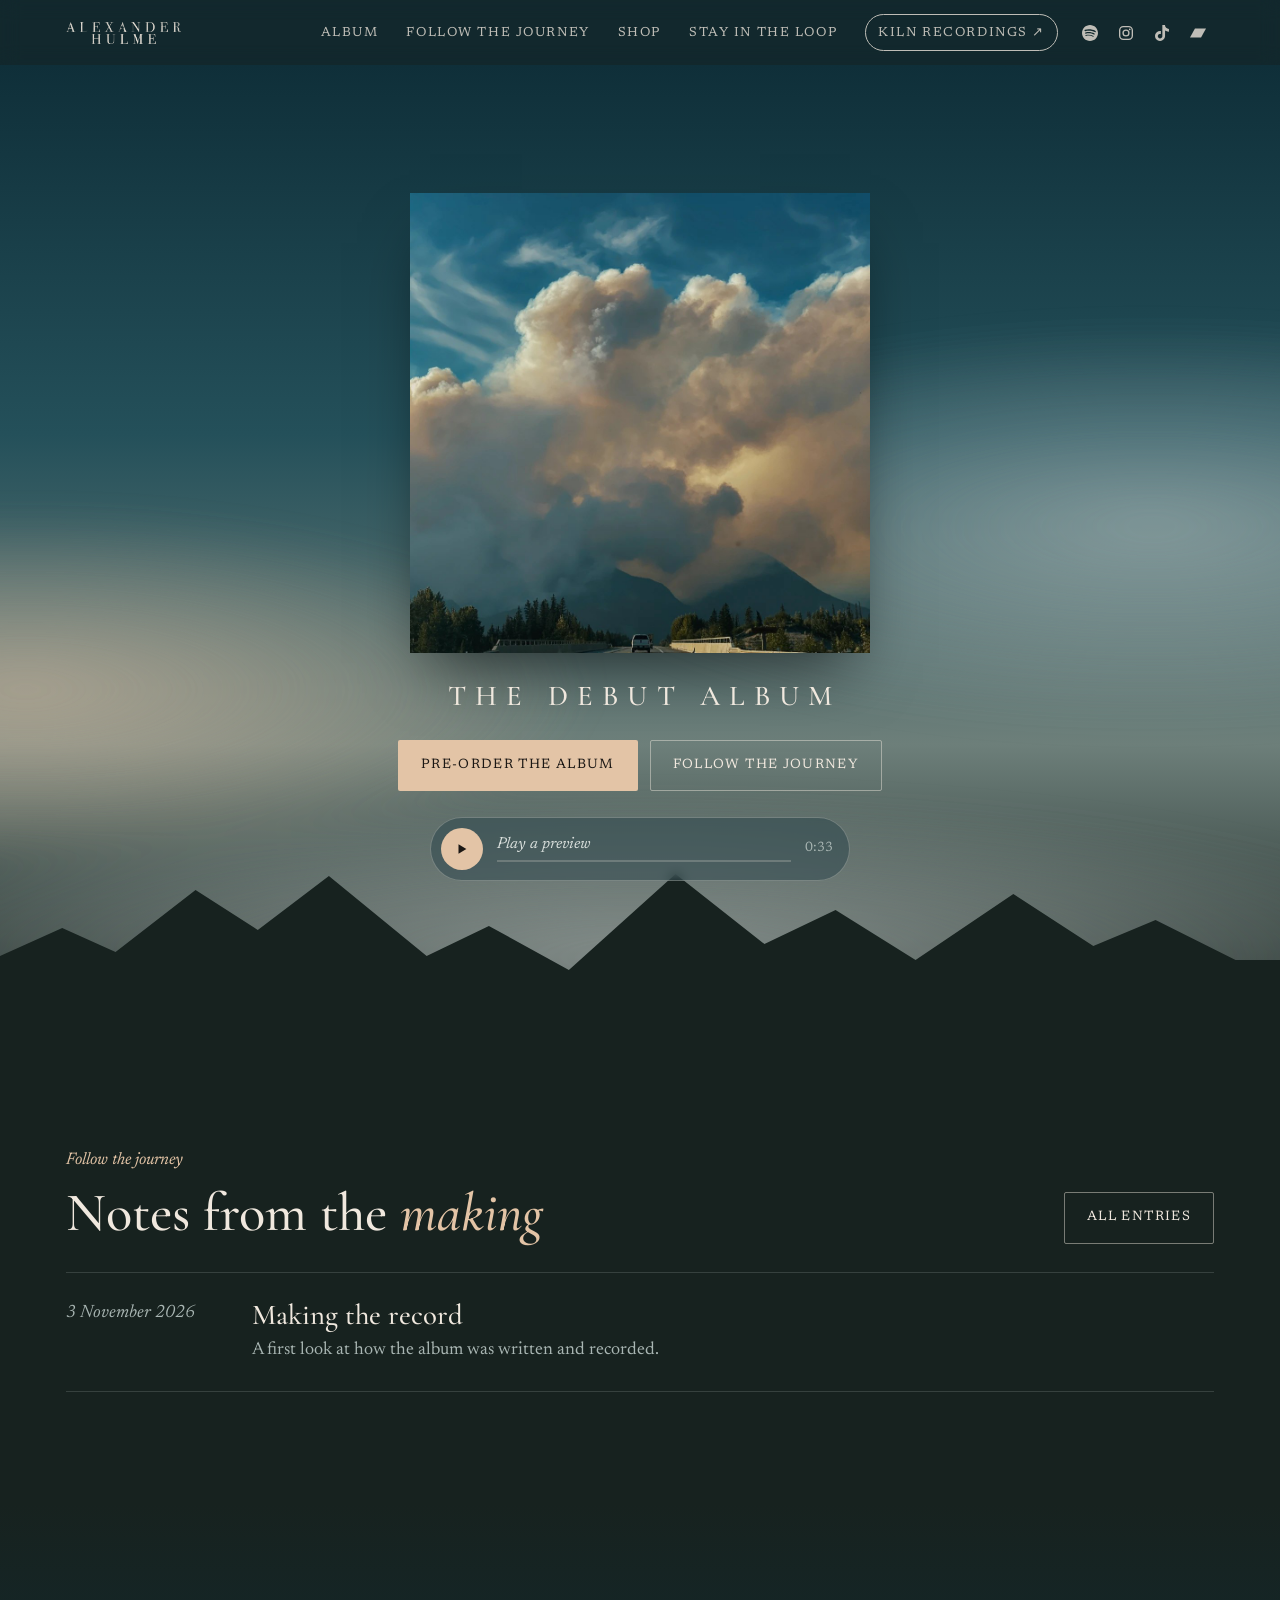
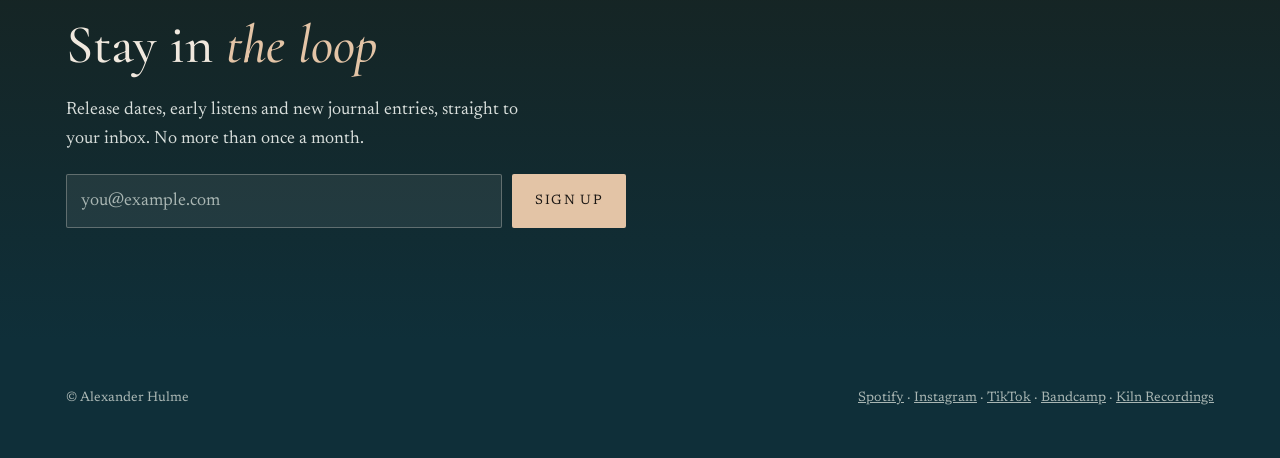
<file: kiln-site/alexander.html>
<!doctype html>
<html lang="en-GB">
<head>
<meta charset="utf-8">
<meta name="viewport" content="width=device-width, initial-scale=1, viewport-fit=cover">
<title>Alexander Hulme</title>
<meta name="description" content="Alexander Hulme, singer-songwriter. The debut album is on its way. Pre-order now and follow the journey.">
<link rel="preconnect" href="https://fonts.googleapis.com">
<link rel="preconnect" href="https://fonts.gstatic.com" crossorigin>
<link rel="stylesheet" href="https://fonts.googleapis.com/css2?family=Archivo:wght@400;500;600;700;800&family=Cormorant+Garamond:ital,wght@0,400;0,500;1,400;1,500&family=IBM+Plex+Mono:wght@400&family=Newsreader:ital,opsz,wght@0,6..72,400;0,6..72,500;1,6..72,400&display=swap">
<link rel="stylesheet" href="assets/css/site.css">
</head>
<body class="ah">
<a class="skip" href="#main">Skip to content</a>
<header class="site-head">
  <div class="wrap">
    <a class="brand" href="hub.html"><img src="assets/img/ah-wordmark-light.png" alt="Alexander Hulme home"></a>
    <ul class="head-socials" aria-label="Alexander Hulme on">
      <li><a href="https://open.spotify.com/artist/3CO3ovB6kXekq0QKJLnGeZ" target="_blank" rel="noopener" aria-label="Spotify"><svg viewBox="0 0 24 24" aria-hidden="true"><path fill="currentColor" d="M12 0C5.4 0 0 5.4 0 12s5.4 12 12 12 12-5.4 12-12S18.66 0 12 0zm5.521 17.34c-.24.359-.66.48-1.021.24-2.82-1.74-6.36-2.101-10.561-1.141-.418.122-.779-.179-.899-.539-.12-.421.18-.78.54-.9 4.56-1.021 8.52-.6 11.64 1.32.42.18.479.659.301 1.02zm1.44-3.3c-.301.42-.841.6-1.262.3-3.239-1.98-8.159-2.58-11.939-1.38-.479.12-1.02-.12-1.14-.6-.12-.48.12-1.021.6-1.141C9.6 9.9 15 10.561 18.72 12.84c.361.181.54.78.241 1.2zm.12-3.36C15.24 8.4 8.82 8.16 5.16 9.301c-.6.179-1.2-.181-1.38-.721-.18-.601.18-1.2.72-1.381 4.26-1.26 11.28-1.02 15.721 1.621.539.3.719 1.02.419 1.56-.299.421-1.02.599-1.559.3z"/></svg></a></li>
      <li><a href="https://www.instagram.com/alexanderhulmemusic" target="_blank" rel="noopener" aria-label="Instagram"><svg viewBox="0 0 24 24" aria-hidden="true"><rect x="2.5" y="2.5" width="19" height="19" rx="5.5" fill="none" stroke="currentColor" stroke-width="2"/><circle cx="12" cy="12" r="4.4" fill="none" stroke="currentColor" stroke-width="2"/><circle cx="17.6" cy="6.4" r="1.3" fill="currentColor"/></svg></a></li>
      <li><a href="https://www.tiktok.com/@alexanderhulmemusic" target="_blank" rel="noopener" aria-label="TikTok"><svg viewBox="0 0 24 24" aria-hidden="true"><path fill="currentColor" d="M12.525.02c1.31-.02 2.61-.01 3.91-.02.08 1.53.63 3.09 1.75 4.17 1.12 1.11 2.7 1.62 4.24 1.79v4.03c-1.44-.05-2.89-.35-4.2-.97-.57-.26-1.1-.59-1.62-.93-.01 2.92.01 5.84-.02 8.75-.08 1.4-.54 2.79-1.35 3.94-1.31 1.92-3.58 3.17-5.91 3.21-1.43.08-2.86-.31-4.08-1.03-2.02-1.19-3.44-3.37-3.65-5.71-.02-.5-.03-1-.01-1.49.18-1.9 1.12-3.72 2.58-4.96 1.66-1.44 3.98-2.13 6.15-1.72.02 1.48-.04 2.96-.04 4.44-.99-.32-2.15-.23-3.02.37-.63.41-1.11 1.04-1.36 1.75-.21.51-.15 1.07-.14 1.61.24 1.64 1.82 3.02 3.5 2.87 1.12-.01 2.19-.66 2.77-1.61.19-.33.4-.67.41-1.06.1-1.79.06-3.57.07-5.36.01-4.03-.01-8.05.02-12.07z"/></svg></a></li>
      <li><a href="https://alexanderhulme.bandcamp.com" target="_blank" rel="noopener" aria-label="Bandcamp"><svg viewBox="0 0 24 24" aria-hidden="true"><path fill="currentColor" d="M0 18.75l7.437-13.5H24l-7.438 13.5H0z"/></svg></a></li>
    </ul>
    <nav aria-label="Alexander Hulme">
      <a href="#album">Album</a>
      <a href="#journal">Follow the journey</a>
      <a href="shop.html">Shop</a>
      <a href="#letters">Stay in the loop</a>
      <a class="cross" href="index.html">Kiln Recordings ↗</a>
    </nav>
  </div>
</header>

<main id="main">
  <section class="a-hero" id="album">
    <div class="mist" aria-hidden="true"></div>
    <div class="mist two" aria-hidden="true"></div>
    <div class="wrap a-stack">
      <img class="cover" src="assets/img/album-cover.jpg" alt="Album cover: wildfire smoke rising over a mountain ridge above a forest road" width="1024" height="1024">
      <h1 class="debut">The Debut Album</h1>
      <div class="btn-row">
        <a class="btn btn-solid" href="https://buy.stripe.com/28E00l56wdXNfRT2QT1sQ00">Pre-order the album</a>
        <a class="btn btn-line" href="#journal">Follow the journey</a>
      </div>
      <!-- Album preview: replace assets/audio/album-preview.mp3 to change the clip -->
      <div class="preview" data-src="assets/audio/album-preview.mp3">
        <button class="preview-play" type="button" aria-label="Play a preview">
          <svg viewBox="0 0 16 16" aria-hidden="true"><path d="M4 2.5v11l9-5.5z"/></svg>
        </button>
        <div class="preview-body">
          <span class="preview-label">Play a preview</span>
          <div class="preview-line"><span></span></div>
        </div>
        <span class="preview-time">0:00</span>
      </div>
    </div>
    <div class="ridge" aria-hidden="true">
      <svg viewBox="0 0 1440 200" preserveAspectRatio="none"><path fill="currentColor" d="M0 200V120l70-28 60 24 90-62 70 40 80-54 110 80 70-30 90 44 120-96 100 70 80-34 90 50 110-66 90 52 70-26 90 40h50V200Z"/></svg>
    </div>
  </section>

  <section class="a-section" id="journal">
    <div class="wrap">
      <div style="display:flex;justify-content:space-between;align-items:end;gap:16px;flex-wrap:wrap;margin-bottom:28px">
        <div style="display:grid;gap:10px">
          <span class="a-label">Follow the journey</span>
          <h2>Notes from the <em>making</em></h2>
        </div>
        <a class="btn btn-line" href="journal.html">All entries</a>
      </div>
      <div class="journal-list">
        <a class="post-link" href="post-making-the-record.html">
          <time datetime="2026-11-03">3 November 2026</time>
          <div><h3>Making the record</h3><p>A first look at how the album was written and recorded.</p></div>
        </a>
      </div>
    </div>
  </section>

  <section class="a-section signup" id="letters">
    <div class="wrap">
      <h2>Stay in <em>the loop</em></h2>
      <p style="color:var(--a-mist);max-width:48ch">Release dates, early listens and new journal entries, straight to your inbox. No more than once a month.</p>
      <form class="signup-form" name="mailing-list" method="POST" data-netlify="true">
        <input type="hidden" name="form-name" value="mailing-list">
        <label class="skip" for="m-email">Email address</label>
        <input id="m-email" name="email" type="email" placeholder="you@example.com" required autocomplete="email">
        <button class="btn btn-solid" type="submit">Sign up</button>
        <p class="form-status" role="status" hidden></p>
      </form>
    </div>
  </section>
</main>

<footer class="site-foot">
  <div class="wrap">
    <span>© Alexander Hulme</span>
    <span><a href="https://open.spotify.com/artist/3CO3ovB6kXekq0QKJLnGeZ" target="_blank" rel="noopener">Spotify</a> · <a href="https://www.instagram.com/alexanderhulmemusic" target="_blank" rel="noopener">Instagram</a> · <a href="https://www.tiktok.com/@alexanderhulmemusic" target="_blank" rel="noopener">TikTok</a> · <a href="https://alexanderhulme.bandcamp.com" target="_blank" rel="noopener">Bandcamp</a> · <a href="index.html">Kiln Recordings</a></span>
  </div>
</footer>
<script src="assets/js/site.js"></script>
</body>
</html>
</file>
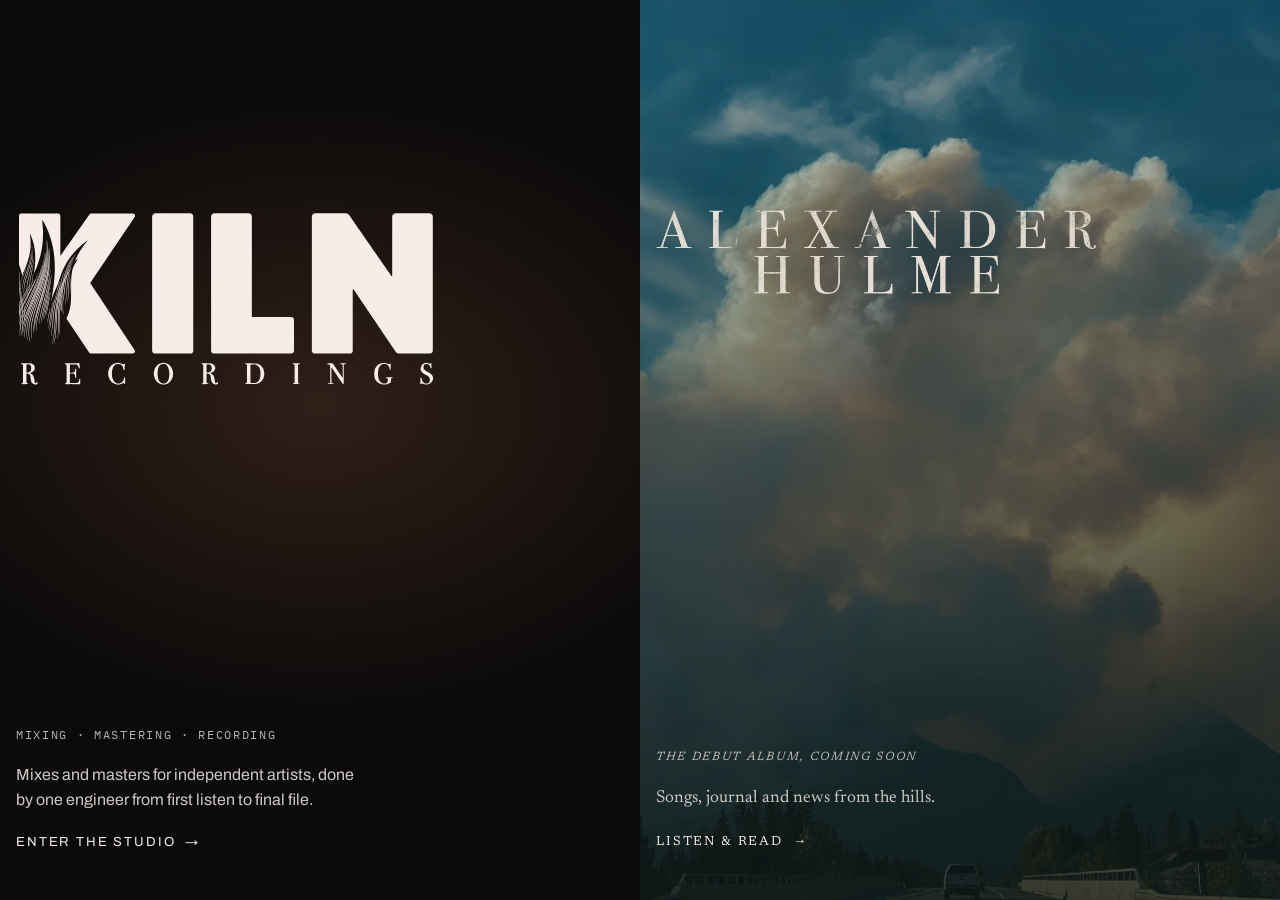
<file: kiln-site/hub.html>
<!doctype html>
<html lang="en-GB">
<head>
<meta charset="utf-8">
<meta name="viewport" content="width=device-width, initial-scale=1, viewport-fit=cover">
<title>Kiln Recordings · Alexander Hulme</title>
<meta name="description" content="Kiln Recordings, mixing and mastering by Alexander Hulme, and the home of his debut album.">
<link rel="preconnect" href="https://fonts.googleapis.com">
<link rel="preconnect" href="https://fonts.gstatic.com" crossorigin>
<link rel="stylesheet" href="https://fonts.googleapis.com/css2?family=Archivo:wght@400;500;600;700;800&family=Cormorant+Garamond:ital,wght@0,400;0,500;1,400;1,500&family=IBM+Plex+Mono:wght@400&family=Newsreader:ital,opsz,wght@0,6..72,400;0,6..72,500;1,6..72,400&display=swap">
<link rel="stylesheet" href="assets/css/site.css">
</head>
<body class="hub">
<main class="split">
  <a class="half half-kiln" href="index.html">
    <!-- LOGO-INLINE:start (animated logo, inlined so it stays sharp; source: assets/img/kiln-logo.svg) --><svg xmlns="http://www.w3.org/2000/svg" viewBox="0 0 609 257" role="img" aria-label="Kiln Recordings" shape-rendering="geometricPrecision" class="logo"><style>
.fc,.fl{transform-origin:34px 208px;transform-box:view-box}
.fc{animation:sway 6.5s ease-in-out infinite alternate}
.fl{animation:sway 6.5s ease-in-out infinite alternate,glint 3.1s ease-in-out infinite}
@keyframes sway{0%{transform:skewX(-1.76deg) scale(1,1)}35%{transform:skewX(.99deg) scale(1.011,1.0308)}70%{transform:skewX(-.55deg) scale(.9945,1.0132)}100%{transform:skewX(1.65deg) scale(1.0088,1.0385)}}
@keyframes glint{0%,100%{opacity:1}22%{opacity:.7}47%{opacity:.95}63%{opacity:.6}82%{opacity:.9}}
@media (prefers-reduced-motion:reduce){.fc,.fl{animation:none}}
</style><defs><mask id="m" maskUnits="userSpaceOnUse" x="0" y="0" width="609" height="257"><rect width="609" height="257" fill="#fff"/><g class="fc" fill="#000"><path d="M10 208 C10 196 20 190 34 190 C48 190 58 196 58 208 L58 216 L10 216Z"/><path d="M30.00 210.00 L42.54 197.41 L46.75 192.48 L49.51 189.16 L51.46 186.78 L52.83 185.07 L53.72 183.85 L54.18 183.02 L54.23 182.47 L53.89 182.13 L53.39 181.84 L52.90 181.54 L52.42 181.21 L51.94 180.84 L51.48 180.42 L51.02 179.94 L50.57 179.40 L50.14 178.80 L49.73 178.12 L49.33 177.37 L48.97 176.54 L48.62 175.63 L48.31 174.65 L48.03 173.58 L47.79 172.44 L47.58 171.23 L47.41 169.94 L47.28 168.58 L47.19 167.15 L47.13 165.66 L47.12 164.10 L47.15 162.49 L47.21 160.81 L47.31 159.08 L47.45 157.30 L47.61 155.46 L47.81 153.58 L48.04 151.64 L48.30 149.67 L48.58 147.65 L48.88 145.59 L49.20 143.48 L49.55 141.34 L49.90 139.17 L50.27 136.95 L50.65 134.70 L51.04 132.42 L51.43 130.10 L51.82 127.75 L52.22 125.38 L52.60 122.97 L52.99 120.53 L53.36 118.06 L53.73 115.56 L54.08 113.04 L54.41 110.49 L54.72 107.92 L55.01 105.32 L55.28 102.70 L55.52 100.05 L55.73 97.38 L55.91 94.69 L56.05 91.98 L56.15 89.25 L56.22 86.49 L56.24 83.72 L56.21 80.94 L56.14 78.13 L56.02 75.31 L55.85 72.48 L55.62 69.63 L55.34 66.76 L55.00 63.89 L54.60 61.00 L54.13 58.10 L53.61 55.20 L53.01 52.28 L52.35 49.36 L51.62 46.43 L50.81 43.49 L49.93 40.54 L48.98 37.59 L47.95 34.64 L46.83 31.68 L45.63 28.72 L44.34 25.76 L42.95 22.80 L41.46 19.84 L39.85 16.89 L38.00 14.00 L38.00 14.00 L38.22 17.41 L38.51 20.71 L38.76 23.93 L38.95 27.09 L39.08 30.18 L39.15 33.22 L39.16 36.20 L39.10 39.12 L38.98 42.00 L38.80 44.81 L38.56 47.58 L38.27 50.30 L37.92 52.97 L37.52 55.60 L37.07 58.18 L36.58 60.71 L36.04 63.21 L35.45 65.66 L34.82 68.07 L34.16 70.45 L33.45 72.79 L32.71 75.09 L31.94 77.37 L31.13 79.61 L30.30 81.82 L29.43 84.01 L28.54 86.16 L27.62 88.30 L26.68 90.41 L25.71 92.49 L24.72 94.56 L23.72 96.61 L22.69 98.64 L21.65 100.65 L20.60 102.65 L19.52 104.63 L18.44 106.61 L17.35 108.57 L16.24 110.52 L15.13 112.47 L14.00 114.41 L12.88 116.34 L11.74 118.27 L10.61 120.20 L9.47 122.13 L8.33 124.07 L7.20 126.00 L6.06 127.95 L4.93 129.90 L3.81 131.86 L2.69 133.83 L1.58 135.82 L0.48 137.82 L-0.60 139.84 L-1.67 141.89 L-2.73 143.96 L-3.76 146.05 L-4.77 148.18 L-5.76 150.34 L-6.72 152.54 L-7.65 154.78 L-8.54 157.07 L-9.40 159.40 L-10.21 161.78 L-10.97 164.22 L-11.68 166.71 L-12.33 169.25 L-12.91 171.86 L-13.43 174.53 L-13.86 177.26 L-14.20 180.05 L-14.45 182.91 L-14.60 185.81 L-14.64 188.78 L-14.56 191.79 L-14.36 194.84 L-14.04 197.93 L-13.58 201.05 L-12.99 204.18 L-12.26 207.33 L-11.22 210.41 L-9.63 213.27 L-7.47 215.84 L-4.72 218.02 L-1.33 219.70 L2.82 220.72 L7.96 220.77 L14.72 219.22 L30.00 210.00Z"/><path d="M10.00 210.00 L18.31 203.26 L20.98 200.31 L22.63 198.13 L23.71 196.39 L24.37 194.95 L24.71 193.74 L24.76 192.69 L24.57 191.77 L24.13 190.96 L23.61 190.17 L23.10 189.36 L22.61 188.54 L22.13 187.70 L21.67 186.84 L21.23 185.96 L20.80 185.05 L20.38 184.13 L19.98 183.19 L19.59 182.22 L19.22 181.23 L18.87 180.22 L18.52 179.18 L18.20 178.12 L17.89 177.04 L17.59 175.93 L17.31 174.80 L17.04 173.65 L16.79 172.48 L16.55 171.28 L16.32 170.06 L16.11 168.82 L15.91 167.56 L15.73 166.28 L15.55 164.97 L15.39 163.65 L15.24 162.31 L15.10 160.95 L14.97 159.57 L14.85 158.17 L14.74 156.76 L14.63 155.33 L14.53 153.88 L14.44 152.42 L14.36 150.94 L14.28 149.44 L14.20 147.93 L14.13 146.40 L14.06 144.86 L13.99 143.31 L13.93 141.75 L13.86 140.17 L13.79 138.57 L13.72 136.97 L13.65 135.35 L13.57 133.73 L13.49 132.09 L13.40 130.44 L13.31 128.78 L13.21 127.11 L13.10 125.43 L12.98 123.74 L12.86 122.04 L12.72 120.33 L12.57 118.62 L12.40 116.89 L12.23 115.16 L12.04 113.42 L11.83 111.67 L11.61 109.92 L11.37 108.16 L11.11 106.39 L10.83 104.62 L10.53 102.84 L10.22 101.06 L9.88 99.27 L9.51 97.48 L9.13 95.68 L8.71 93.88 L8.28 92.08 L7.81 90.27 L7.32 88.46 L6.79 86.65 L6.24 84.84 L5.65 83.02 L5.03 81.21 L4.37 79.40 L3.66 77.59 L2.89 75.78 L2.00 74.00 L2.00 74.00 L1.89 75.98 L1.84 77.92 L1.80 79.84 L1.74 81.72 L1.67 83.59 L1.58 85.44 L1.47 87.27 L1.35 89.08 L1.21 90.87 L1.05 92.65 L0.87 94.40 L0.67 96.15 L0.46 97.87 L0.23 99.58 L-0.02 101.28 L-0.28 102.97 L-0.55 104.64 L-0.84 106.29 L-1.14 107.94 L-1.46 109.57 L-1.79 111.19 L-2.12 112.81 L-2.47 114.41 L-2.83 116.00 L-3.20 117.58 L-3.58 119.16 L-3.96 120.72 L-4.36 122.28 L-4.76 123.83 L-5.16 125.37 L-5.57 126.91 L-5.99 128.44 L-6.41 129.97 L-6.83 131.49 L-7.26 133.01 L-7.69 134.52 L-8.12 136.03 L-8.55 137.54 L-8.98 139.04 L-9.41 140.55 L-9.84 142.05 L-10.26 143.55 L-10.69 145.06 L-11.11 146.56 L-11.53 148.06 L-11.94 149.57 L-12.34 151.08 L-12.74 152.59 L-13.14 154.10 L-13.52 155.62 L-13.90 157.15 L-14.26 158.68 L-14.62 160.21 L-14.96 161.76 L-15.29 163.31 L-15.61 164.86 L-15.91 166.43 L-16.19 168.01 L-16.46 169.59 L-16.71 171.19 L-16.94 172.79 L-17.15 174.41 L-17.34 176.04 L-17.50 177.69 L-17.64 179.34 L-17.75 181.01 L-17.84 182.69 L-17.89 184.39 L-17.91 186.09 L-17.91 187.82 L-17.86 189.55 L-17.79 191.30 L-17.67 193.07 L-17.52 194.84 L-17.32 196.63 L-17.08 198.43 L-16.80 200.24 L-16.48 202.06 L-16.11 203.88 L-15.69 205.72 L-15.12 207.52 L-14.25 209.22 L-13.05 210.78 L-11.51 212.16 L-9.57 213.31 L-7.14 214.16 L-4.06 214.55 L0.12 214.17 L10.00 210.00Z"/><path d="M46.00 210.00 L54.88 214.24 L58.72 214.72 L61.59 214.42 L63.87 213.67 L65.72 212.62 L67.21 211.34 L68.38 209.89 L69.25 208.30 L69.83 206.61 L70.28 204.88 L70.68 203.17 L71.03 201.47 L71.33 199.77 L71.60 198.10 L71.83 196.43 L72.02 194.78 L72.17 193.14 L72.29 191.51 L72.39 189.90 L72.45 188.30 L72.49 186.72 L72.50 185.14 L72.50 183.58 L72.47 182.03 L72.43 180.49 L72.37 178.96 L72.29 177.44 L72.20 175.93 L72.10 174.42 L71.99 172.92 L71.87 171.43 L71.74 169.94 L71.61 168.45 L71.47 166.97 L71.33 165.49 L71.19 164.01 L71.04 162.53 L70.90 161.06 L70.75 159.58 L70.61 158.10 L70.48 156.62 L70.34 155.13 L70.22 153.64 L70.10 152.15 L69.98 150.65 L69.88 149.14 L69.79 147.63 L69.70 146.11 L69.63 144.58 L69.58 143.05 L69.53 141.50 L69.51 139.94 L69.49 138.38 L69.50 136.80 L69.52 135.20 L69.57 133.60 L69.63 131.98 L69.72 130.35 L69.83 128.70 L69.97 127.04 L70.13 125.36 L70.31 123.67 L70.53 121.96 L70.77 120.23 L71.05 118.48 L71.36 116.72 L71.70 114.93 L72.07 113.13 L72.49 111.31 L72.93 109.46 L73.42 107.60 L73.95 105.71 L74.52 103.80 L75.13 101.88 L75.78 99.93 L76.48 97.95 L77.23 95.96 L78.02 93.94 L78.86 91.90 L79.75 89.83 L80.69 87.74 L81.68 85.63 L82.73 83.49 L83.82 81.33 L84.97 79.14 L86.17 76.92 L87.42 74.66 L88.71 72.37 L90.00 70.00 L90.00 70.00 L87.98 71.79 L86.07 73.64 L84.25 75.50 L82.49 77.37 L80.79 79.23 L79.15 81.10 L77.56 82.97 L76.03 84.83 L74.54 86.70 L73.11 88.56 L71.73 90.42 L70.39 92.28 L69.10 94.13 L67.86 95.98 L66.66 97.83 L65.51 99.67 L64.39 101.52 L63.32 103.35 L62.29 105.19 L61.30 107.02 L60.34 108.84 L59.43 110.66 L58.55 112.48 L57.70 114.29 L56.89 116.10 L56.11 117.90 L55.37 119.69 L54.66 121.48 L53.97 123.26 L53.32 125.03 L52.70 126.80 L52.10 128.55 L51.53 130.30 L50.98 132.04 L50.46 133.77 L49.96 135.49 L49.48 137.19 L49.02 138.89 L48.58 140.57 L48.16 142.25 L47.76 143.90 L47.37 145.55 L47.00 147.18 L46.64 148.80 L46.29 150.40 L45.95 151.99 L45.62 153.56 L45.30 155.11 L44.99 156.64 L44.68 158.16 L44.38 159.66 L44.08 161.14 L43.79 162.60 L43.49 164.03 L43.20 165.45 L42.90 166.84 L42.61 168.21 L42.31 169.56 L42.00 170.89 L41.69 172.18 L41.38 173.46 L41.06 174.70 L40.73 175.92 L40.40 177.12 L40.05 178.28 L39.70 179.42 L39.34 180.52 L38.97 181.60 L38.59 182.64 L38.20 183.66 L37.79 184.64 L37.38 185.59 L36.96 186.52 L36.52 187.41 L36.08 188.27 L35.62 189.10 L35.16 189.90 L34.68 190.67 L34.19 191.42 L33.69 192.14 L33.27 192.87 L33.07 193.69 L33.11 194.63 L33.39 195.73 L33.97 197.04 L34.91 198.64 L36.36 200.67 L38.70 203.46 L46.00 210.00Z"/><path d="M50.00 160.00 L56.34 165.06 L59.50 166.06 L62.04 166.23 L64.22 165.93 L66.10 165.29 L67.74 164.38 L69.14 163.26 L70.33 161.97 L71.31 160.54 L72.16 159.04 L72.96 157.54 L73.70 156.04 L74.39 154.53 L75.02 153.03 L75.61 151.52 L76.14 150.02 L76.63 148.53 L77.08 147.05 L77.48 145.57 L77.84 144.10 L78.17 142.64 L78.45 141.19 L78.71 139.75 L78.93 138.32 L79.12 136.90 L79.29 135.50 L79.43 134.10 L79.55 132.71 L79.64 131.34 L79.72 129.97 L79.78 128.62 L79.83 127.27 L79.87 125.93 L79.89 124.59 L79.90 123.27 L79.91 121.94 L79.90 120.63 L79.90 119.32 L79.89 118.01 L79.88 116.70 L79.86 115.40 L79.85 114.10 L79.84 112.80 L79.83 111.50 L79.83 110.20 L79.83 108.90 L79.84 107.60 L79.86 106.30 L79.88 104.99 L79.92 103.68 L79.97 102.36 L80.03 101.04 L80.11 99.72 L80.20 98.39 L80.31 97.05 L80.44 95.70 L80.58 94.35 L80.75 92.99 L80.94 91.61 L81.15 90.23 L81.39 88.84 L81.66 87.44 L81.95 86.02 L82.27 84.60 L82.62 83.16 L83.00 81.71 L83.42 80.24 L83.87 78.77 L84.36 77.27 L84.89 75.77 L85.46 74.24 L86.07 72.71 L86.72 71.16 L87.41 69.59 L88.15 68.01 L88.94 66.41 L89.78 64.79 L90.67 63.16 L91.61 61.52 L92.60 59.85 L93.65 58.17 L94.75 56.48 L95.90 54.76 L97.12 53.03 L98.39 51.28 L99.72 49.51 L101.11 47.72 L102.54 45.89 L104.00 44.00 L104.00 44.00 L102.01 45.34 L100.13 46.73 L98.32 48.14 L96.58 49.56 L94.89 51.00 L93.26 52.43 L91.69 53.87 L90.16 55.32 L88.69 56.77 L87.27 58.23 L85.90 59.69 L84.58 61.15 L83.30 62.61 L82.07 64.08 L80.88 65.55 L79.74 67.02 L78.64 68.50 L77.58 69.97 L76.55 71.45 L75.57 72.93 L74.63 74.41 L73.72 75.89 L72.85 77.37 L72.01 78.86 L71.21 80.34 L70.44 81.81 L69.70 83.29 L68.99 84.76 L68.32 86.24 L67.67 87.70 L67.04 89.17 L66.45 90.62 L65.88 92.08 L65.33 93.52 L64.80 94.96 L64.30 96.39 L63.81 97.82 L63.34 99.23 L62.90 100.63 L62.46 102.03 L62.04 103.41 L61.64 104.78 L61.24 106.14 L60.86 107.48 L60.48 108.81 L60.12 110.13 L59.76 111.42 L59.40 112.71 L59.05 113.97 L58.71 115.22 L58.36 116.45 L58.02 117.66 L57.67 118.85 L57.33 120.02 L56.98 121.17 L56.62 122.29 L56.27 123.39 L55.91 124.47 L55.54 125.52 L55.16 126.55 L54.78 127.55 L54.39 128.53 L53.99 129.48 L53.59 130.40 L53.17 131.30 L52.74 132.17 L52.31 133.01 L51.86 133.82 L51.41 134.60 L50.94 135.36 L50.46 136.10 L49.97 136.81 L49.47 137.49 L48.96 138.16 L48.44 138.80 L47.90 139.42 L47.34 140.02 L46.78 140.61 L46.19 141.19 L45.58 141.75 L45.02 142.35 L44.60 143.08 L44.31 143.97 L44.16 145.05 L44.18 146.37 L44.40 148.02 L44.89 150.13 L45.91 153.05 L50.00 160.00Z"/><path d="M24.00 140.00 L27.90 134.50 L28.93 132.12 L29.48 130.37 L29.78 128.99 L29.90 127.88 L29.88 126.97 L29.74 126.23 L29.47 125.61 L29.09 125.09 L28.68 124.61 L28.29 124.13 L27.93 123.65 L27.58 123.16 L27.25 122.67 L26.94 122.16 L26.64 121.64 L26.37 121.11 L26.10 120.56 L25.86 119.99 L25.63 119.40 L25.41 118.78 L25.22 118.14 L25.04 117.48 L24.88 116.79 L24.73 116.07 L24.60 115.33 L24.50 114.56 L24.41 113.76 L24.34 112.94 L24.28 112.09 L24.25 111.22 L24.23 110.32 L24.24 109.41 L24.26 108.46 L24.29 107.50 L24.34 106.51 L24.41 105.50 L24.49 104.48 L24.58 103.43 L24.69 102.36 L24.80 101.28 L24.93 100.17 L25.07 99.05 L25.21 97.92 L25.36 96.76 L25.52 95.59 L25.68 94.40 L25.84 93.20 L26.01 91.99 L26.17 90.75 L26.34 89.51 L26.50 88.25 L26.66 86.97 L26.82 85.69 L26.97 84.39 L27.11 83.07 L27.25 81.75 L27.38 80.41 L27.49 79.05 L27.59 77.69 L27.68 76.31 L27.76 74.93 L27.82 73.53 L27.86 72.12 L27.89 70.70 L27.89 69.27 L27.88 67.82 L27.84 66.37 L27.78 64.91 L27.70 63.44 L27.59 61.96 L27.46 60.47 L27.30 58.97 L27.11 57.46 L26.89 55.95 L26.64 54.42 L26.36 52.89 L26.05 51.35 L25.70 49.80 L25.32 48.25 L24.90 46.69 L24.45 45.12 L23.95 43.54 L23.42 41.96 L22.84 40.37 L22.22 38.78 L21.55 37.18 L20.83 35.59 L20.00 34.00 L20.00 34.00 L20.21 35.77 L20.44 37.49 L20.64 39.18 L20.82 40.85 L20.96 42.48 L21.07 44.10 L21.15 45.68 L21.19 47.24 L21.21 48.78 L21.20 50.30 L21.15 51.79 L21.08 53.27 L20.98 54.72 L20.86 56.15 L20.71 57.56 L20.54 58.95 L20.35 60.32 L20.13 61.68 L19.89 63.02 L19.63 64.34 L19.36 65.64 L19.07 66.93 L18.76 68.21 L18.43 69.46 L18.09 70.71 L17.73 71.94 L17.36 73.16 L16.98 74.37 L16.59 75.57 L16.19 76.76 L15.78 77.93 L15.36 79.10 L14.93 80.26 L14.49 81.41 L14.05 82.55 L13.61 83.69 L13.15 84.82 L12.70 85.94 L12.24 87.06 L11.78 88.18 L11.32 89.29 L10.86 90.40 L10.40 91.50 L9.94 92.61 L9.49 93.71 L9.03 94.82 L8.59 95.92 L8.14 97.03 L7.71 98.14 L7.28 99.25 L6.86 100.37 L6.45 101.49 L6.04 102.62 L5.66 103.76 L5.28 104.90 L4.92 106.06 L4.58 107.23 L4.25 108.40 L3.95 109.59 L3.66 110.80 L3.40 112.01 L3.16 113.25 L2.95 114.50 L2.77 115.76 L2.63 117.05 L2.51 118.35 L2.44 119.67 L2.40 121.00 L2.41 122.35 L2.46 123.72 L2.55 125.10 L2.70 126.49 L2.90 127.90 L3.15 129.31 L3.45 130.74 L3.81 132.16 L4.23 133.59 L4.71 135.02 L5.24 136.45 L5.83 137.88 L6.54 139.26 L7.45 140.54 L8.57 141.69 L9.90 142.67 L11.47 143.45 L13.31 143.97 L15.50 144.11 L18.27 143.61 L24.00 140.00Z"/></g><g class="fl" fill="#fff"><path d="M4.91 135.84 L5.19 135.39 L5.46 134.92 L5.73 134.46 L6.00 133.99 L6.27 133.52 L6.54 133.05 L6.81 132.59 L7.08 132.12 L7.35 131.65 L7.61 131.19 L7.88 130.72 L8.15 130.25 L8.42 129.79 L8.68 129.32 L8.95 128.85 L9.22 128.39 L9.49 127.92 L9.75 127.46 L10.02 126.99 L10.29 126.52 L10.55 126.06 L10.82 125.59 L11.08 125.12 L11.35 124.66 L11.61 124.19 L11.88 123.72 L12.14 123.25 L12.40 122.79 L12.67 122.32 L12.93 121.85 L13.19 121.38 L13.45 120.91 L13.71 120.44 L13.97 119.97 L14.23 119.50 L14.49 119.03 L14.75 118.56 L15.01 118.09 L15.27 117.62 L15.52 117.14 L15.78 116.67 L16.04 116.20 L16.29 115.72 L16.55 115.25 L16.80 114.77 L17.05 114.30 L17.30 113.82 L17.55 113.34 L17.80 112.86 L18.05 112.38 L18.30 111.90 L18.55 111.42 L18.79 110.94 L19.04 110.46 L19.28 109.98 L19.52 109.49 L19.76 109.01 L20.00 108.52 L20.23 108.01 L20.05 107.92 L19.77 108.40 L19.50 108.87 L19.23 109.34 L18.96 109.81 L18.69 110.27 L18.42 110.74 L18.16 111.21 L17.89 111.68 L17.62 112.15 L17.36 112.62 L17.09 113.09 L16.82 113.56 L16.56 114.03 L16.29 114.49 L16.03 114.96 L15.76 115.43 L15.49 115.90 L15.23 116.36 L14.96 116.83 L14.70 117.30 L14.43 117.77 L14.17 118.23 L13.90 118.70 L13.64 119.17 L13.37 119.64 L13.11 120.10 L12.85 120.57 L12.58 121.04 L12.32 121.51 L12.06 121.98 L11.80 122.45 L11.53 122.91 L11.27 123.38 L11.01 123.85 L10.75 124.32 L10.49 124.79 L10.23 125.26 L9.97 125.73 L9.72 126.20 L9.46 126.68 L9.20 127.15 L8.94 127.62 L8.69 128.09 L8.43 128.57 L8.18 129.04 L7.93 129.51 L7.67 129.99 L7.42 130.47 L7.17 130.94 L6.92 131.42 L6.67 131.90 L6.42 132.38 L6.17 132.85 L5.93 133.33 L5.68 133.82 L5.44 134.30 L5.20 134.78 L4.96 135.27 L4.74 135.75Z"/><path d="M2.47 146.35 L2.83 145.67 L3.18 144.95 L3.54 144.23 L3.90 143.52 L4.25 142.80 L4.61 142.09 L4.98 141.37 L5.34 140.66 L5.70 139.95 L6.07 139.25 L6.43 138.54 L6.80 137.83 L7.17 137.13 L7.54 136.42 L7.91 135.72 L8.28 135.02 L8.65 134.32 L9.02 133.62 L9.40 132.92 L9.77 132.22 L10.15 131.52 L10.52 130.82 L10.90 130.12 L11.27 129.42 L11.65 128.72 L12.02 128.02 L12.40 127.32 L12.78 126.62 L13.15 125.92 L13.53 125.22 L13.90 124.52 L14.28 123.82 L14.65 123.12 L15.03 122.42 L15.40 121.72 L15.78 121.01 L16.15 120.31 L16.52 119.60 L16.89 118.90 L17.26 118.19 L17.63 117.48 L18.00 116.77 L18.37 116.06 L18.73 115.35 L19.10 114.64 L19.46 113.93 L19.82 113.21 L20.18 112.49 L20.54 111.77 L20.90 111.05 L21.26 110.33 L21.61 109.61 L21.96 108.88 L22.31 108.16 L22.66 107.43 L23.01 106.70 L23.35 105.96 L23.68 105.23 L24.01 104.46 L23.83 104.37 L23.44 105.11 L23.06 105.82 L22.69 106.54 L22.31 107.26 L21.94 107.97 L21.57 108.68 L21.19 109.40 L20.82 110.11 L20.44 110.82 L20.07 111.53 L19.69 112.24 L19.31 112.94 L18.93 113.65 L18.55 114.36 L18.18 115.06 L17.80 115.76 L17.42 116.47 L17.04 117.17 L16.66 117.87 L16.28 118.57 L15.90 119.27 L15.52 119.97 L15.14 120.68 L14.76 121.38 L14.39 122.08 L14.01 122.78 L13.63 123.47 L13.25 124.17 L12.88 124.87 L12.50 125.57 L12.13 126.28 L11.75 126.98 L11.38 127.68 L11.00 128.38 L10.63 129.08 L10.26 129.78 L9.89 130.49 L9.53 131.19 L9.16 131.89 L8.79 132.60 L8.43 133.31 L8.07 134.01 L7.71 134.72 L7.35 135.43 L6.99 136.15 L6.64 136.86 L6.28 137.57 L5.93 138.29 L5.58 139.01 L5.24 139.72 L4.89 140.45 L4.55 141.17 L4.21 141.89 L3.88 142.62 L3.55 143.35 L3.22 144.08 L2.89 144.82 L2.58 145.56 L2.28 146.26Z"/><path d="M3.83 151.30 L4.20 150.49 L4.58 149.62 L4.96 148.76 L5.35 147.90 L5.74 147.05 L6.13 146.19 L6.52 145.34 L6.92 144.49 L7.31 143.64 L7.72 142.79 L8.12 141.94 L8.53 141.10 L8.94 140.26 L9.35 139.42 L9.76 138.58 L10.18 137.74 L10.59 136.90 L11.01 136.06 L11.43 135.22 L11.85 134.38 L12.28 133.55 L12.70 132.71 L13.12 131.87 L13.55 131.03 L13.98 130.20 L14.40 129.36 L14.83 128.52 L15.26 127.68 L15.69 126.84 L16.12 126.00 L16.54 125.16 L16.97 124.31 L17.40 123.47 L17.83 122.62 L18.25 121.78 L18.68 120.93 L19.10 120.08 L19.53 119.23 L19.95 118.38 L20.37 117.52 L20.79 116.66 L21.21 115.81 L21.63 114.95 L22.04 114.08 L22.46 113.22 L22.87 112.35 L23.28 111.48 L23.69 110.61 L24.09 109.74 L24.50 108.86 L24.90 107.98 L25.29 107.10 L25.69 106.21 L26.08 105.32 L26.47 104.43 L26.85 103.54 L27.23 102.64 L27.60 101.74 L27.96 100.80 L27.76 100.71 L27.33 101.62 L26.92 102.50 L26.50 103.38 L26.09 104.26 L25.67 105.14 L25.26 106.01 L24.84 106.89 L24.42 107.76 L24.00 108.62 L23.57 109.49 L23.15 110.35 L22.72 111.21 L22.30 112.07 L21.87 112.93 L21.44 113.79 L21.01 114.64 L20.58 115.49 L20.15 116.34 L19.72 117.19 L19.29 118.04 L18.86 118.89 L18.43 119.74 L17.99 120.58 L17.56 121.43 L17.13 122.27 L16.70 123.11 L16.27 123.96 L15.84 124.80 L15.41 125.64 L14.98 126.48 L14.56 127.32 L14.13 128.16 L13.70 129.00 L13.28 129.84 L12.86 130.68 L12.44 131.53 L12.02 132.37 L11.60 133.21 L11.19 134.05 L10.78 134.90 L10.37 135.74 L9.96 136.59 L9.56 137.44 L9.16 138.28 L8.76 139.13 L8.36 139.98 L7.97 140.84 L7.58 141.69 L7.19 142.55 L6.81 143.41 L6.43 144.27 L6.06 145.13 L5.69 146.00 L5.33 146.87 L4.97 147.74 L4.62 148.61 L4.27 149.49 L3.93 150.38 L3.62 151.22Z"/><path d="M4.16 153.55 L4.58 152.56 L5.02 151.51 L5.45 150.47 L5.90 149.43 L6.35 148.39 L6.80 147.35 L7.26 146.32 L7.73 145.29 L8.19 144.27 L8.67 143.24 L9.15 142.22 L9.63 141.20 L10.11 140.18 L10.60 139.16 L11.09 138.15 L11.59 137.13 L12.08 136.12 L12.58 135.10 L13.09 134.09 L13.59 133.07 L14.10 132.06 L14.60 131.04 L15.11 130.03 L15.62 129.01 L16.13 128.00 L16.64 126.98 L17.15 125.96 L17.67 124.94 L18.18 123.91 L18.69 122.89 L19.20 121.86 L19.71 120.83 L20.22 119.80 L20.72 118.77 L21.23 117.73 L21.73 116.69 L22.24 115.65 L22.74 114.61 L23.23 113.56 L23.73 112.50 L24.22 111.45 L24.71 110.39 L25.20 109.33 L25.68 108.26 L26.16 107.19 L26.64 106.12 L27.11 105.04 L27.57 103.95 L28.04 102.87 L28.49 101.77 L28.94 100.68 L29.39 99.57 L29.83 98.47 L30.27 97.36 L30.70 96.24 L31.12 95.11 L31.53 93.98 L31.93 92.85 L32.33 91.67 L32.11 91.59 L31.65 92.74 L31.20 93.86 L30.76 94.97 L30.30 96.08 L29.84 97.19 L29.38 98.28 L28.92 99.38 L28.45 100.47 L27.97 101.55 L27.50 102.63 L27.01 103.71 L26.53 104.78 L26.04 105.85 L25.55 106.91 L25.06 107.98 L24.56 109.03 L24.06 110.09 L23.56 111.14 L23.06 112.19 L22.55 113.23 L22.05 114.27 L21.54 115.31 L21.03 116.35 L20.52 117.38 L20.01 118.42 L19.50 119.45 L18.99 120.48 L18.48 121.50 L17.96 122.53 L17.45 123.55 L16.94 124.58 L16.43 125.60 L15.93 126.62 L15.42 127.64 L14.91 128.66 L14.41 129.68 L13.91 130.70 L13.41 131.72 L12.91 132.74 L12.42 133.76 L11.93 134.78 L11.44 135.80 L10.95 136.83 L10.47 137.85 L9.99 138.88 L9.52 139.90 L9.05 140.93 L8.59 141.96 L8.13 143.00 L7.68 144.03 L7.23 145.07 L6.79 146.12 L6.36 147.16 L5.93 148.21 L5.51 149.27 L5.10 150.32 L4.69 151.39 L4.30 152.45 L3.95 153.47Z"/><path d="M3.42 172.60 L3.71 171.12 L4.03 169.50 L4.37 167.89 L4.74 166.29 L5.13 164.71 L5.56 163.14 L6.00 161.57 L6.47 160.02 L6.96 158.48 L7.46 156.94 L7.99 155.42 L8.54 153.90 L9.10 152.39 L9.67 150.88 L10.27 149.37 L10.87 147.87 L11.49 146.38 L12.12 144.88 L12.76 143.39 L13.41 141.90 L14.06 140.41 L14.73 138.92 L15.41 137.43 L16.09 135.94 L16.77 134.44 L17.46 132.95 L18.16 131.45 L18.86 129.95 L19.56 128.44 L20.27 126.93 L20.97 125.42 L21.68 123.90 L22.38 122.37 L23.09 120.84 L23.79 119.31 L24.49 117.76 L25.19 116.21 L25.88 114.65 L26.57 113.09 L27.25 111.51 L27.92 109.93 L28.59 108.34 L29.26 106.74 L29.91 105.13 L30.55 103.51 L31.19 101.87 L31.81 100.23 L32.42 98.58 L33.02 96.92 L33.61 95.24 L34.18 93.55 L34.74 91.86 L35.28 90.14 L35.81 88.42 L36.32 86.68 L36.81 84.93 L37.28 83.16 L37.73 81.38 L38.15 79.54 L37.91 79.48 L37.41 81.30 L36.92 83.06 L36.41 84.81 L35.88 86.55 L35.34 88.27 L34.79 89.98 L34.22 91.68 L33.63 93.37 L33.04 95.04 L32.43 96.70 L31.81 98.35 L31.18 99.99 L30.53 101.62 L29.88 103.24 L29.22 104.85 L28.56 106.45 L27.88 108.04 L27.20 109.62 L26.51 111.19 L25.82 112.76 L25.12 114.32 L24.42 115.87 L23.72 117.41 L23.01 118.95 L22.31 120.48 L21.60 122.01 L20.89 123.53 L20.18 125.05 L19.48 126.56 L18.77 128.07 L18.07 129.58 L17.37 131.09 L16.68 132.59 L15.99 134.09 L15.31 135.59 L14.64 137.08 L13.97 138.58 L13.31 140.08 L12.66 141.58 L12.02 143.08 L11.39 144.58 L10.77 146.08 L10.17 147.59 L9.58 149.10 L9.00 150.62 L8.44 152.14 L7.89 153.67 L7.37 155.20 L6.86 156.75 L6.38 158.30 L5.91 159.86 L5.47 161.42 L5.05 163.00 L4.66 164.59 L4.29 166.19 L3.96 167.80 L3.66 169.43 L3.39 171.07 L3.18 172.56Z"/><path d="M5.79 175.34 L6.04 173.60 L6.32 171.72 L6.65 169.85 L7.01 168.00 L7.42 166.16 L7.86 164.34 L8.33 162.52 L8.84 160.72 L9.38 158.92 L9.95 157.13 L10.54 155.35 L11.16 153.58 L11.80 151.81 L12.46 150.04 L13.14 148.28 L13.84 146.51 L14.56 144.75 L15.29 142.99 L16.03 141.23 L16.79 139.46 L17.56 137.70 L18.34 135.93 L19.12 134.15 L19.92 132.37 L20.72 130.58 L21.52 128.79 L22.33 126.99 L23.14 125.18 L23.95 123.36 L24.76 121.54 L25.56 119.70 L26.37 117.85 L27.16 116.00 L27.96 114.13 L28.74 112.25 L29.52 110.35 L30.29 108.45 L31.05 106.53 L31.79 104.59 L32.52 102.64 L33.24 100.68 L33.94 98.70 L34.63 96.70 L35.29 94.69 L35.94 92.66 L36.56 90.61 L37.16 88.55 L37.74 86.46 L38.29 84.36 L38.82 82.24 L39.32 80.09 L39.79 77.93 L40.23 75.74 L40.63 73.53 L41.01 71.30 L41.34 69.05 L41.64 66.77 L41.90 64.47 L42.10 62.12 L41.85 62.09 L41.56 64.43 L41.25 66.72 L40.91 68.99 L40.54 71.23 L40.13 73.44 L39.69 75.64 L39.23 77.81 L38.73 79.96 L38.21 82.08 L37.66 84.19 L37.08 86.28 L36.48 88.35 L35.86 90.40 L35.22 92.43 L34.56 94.45 L33.88 96.45 L33.18 98.43 L32.47 100.40 L31.74 102.35 L31.00 104.29 L30.25 106.21 L29.48 108.12 L28.71 110.02 L27.92 111.90 L27.13 113.78 L26.34 115.64 L25.54 117.49 L24.73 119.34 L23.93 121.17 L23.12 122.99 L22.31 124.81 L21.50 126.62 L20.70 128.42 L19.90 130.22 L19.11 132.01 L18.32 133.79 L17.54 135.58 L16.77 137.35 L16.01 139.13 L15.26 140.90 L14.53 142.68 L13.81 144.45 L13.11 146.22 L12.42 148.00 L11.75 149.78 L11.11 151.56 L10.49 153.34 L9.89 155.13 L9.32 156.93 L8.77 158.74 L8.26 160.55 L7.78 162.37 L7.33 164.21 L6.92 166.05 L6.55 167.91 L6.22 169.78 L5.94 171.66 L5.70 173.56 L5.54 175.31Z"/><path d="M8.88 183.45 L8.88 181.74 L8.90 179.89 L8.98 178.06 L9.10 176.23 L9.28 174.42 L9.50 172.61 L9.76 170.82 L10.06 169.03 L10.41 167.25 L10.78 165.47 L11.20 163.71 L11.65 161.95 L12.13 160.19 L12.63 158.43 L13.17 156.68 L13.73 154.94 L14.32 153.19 L14.93 151.44 L15.55 149.69 L16.20 147.94 L16.87 146.19 L17.55 144.44 L18.25 142.68 L18.96 140.92 L19.68 139.15 L20.42 137.38 L21.16 135.60 L21.91 133.81 L22.67 132.01 L23.44 130.21 L24.20 128.40 L24.97 126.58 L25.74 124.75 L26.52 122.91 L27.29 121.05 L28.05 119.19 L28.82 117.32 L29.58 115.43 L30.33 113.53 L31.07 111.61 L31.81 109.69 L32.53 107.75 L33.25 105.79 L33.95 103.82 L34.63 101.84 L35.30 99.83 L35.96 97.82 L36.59 95.78 L37.20 93.73 L37.80 91.66 L38.37 89.58 L38.91 87.47 L39.43 85.35 L39.93 83.21 L40.39 81.04 L40.83 78.86 L41.23 76.66 L41.60 74.43 L41.92 72.16 L41.65 72.12 L41.25 74.37 L40.83 76.58 L40.38 78.77 L39.91 80.94 L39.41 83.08 L38.88 85.21 L38.33 87.32 L37.75 89.41 L37.16 91.48 L36.54 93.53 L35.90 95.57 L35.25 97.59 L34.58 99.59 L33.89 101.58 L33.19 103.55 L32.47 105.51 L31.74 107.45 L31.00 109.38 L30.26 111.30 L29.50 113.20 L28.74 115.09 L27.97 116.97 L27.20 118.84 L26.43 120.70 L25.65 122.54 L24.88 124.38 L24.10 126.21 L23.33 128.03 L22.56 129.84 L21.79 131.64 L21.04 133.44 L20.29 135.23 L19.55 137.01 L18.82 138.79 L18.10 140.57 L17.39 142.34 L16.70 144.11 L16.03 145.87 L15.37 147.63 L14.73 149.40 L14.11 151.16 L13.52 152.92 L12.94 154.68 L12.40 156.45 L11.88 158.21 L11.39 159.99 L10.93 161.76 L10.50 163.54 L10.11 165.33 L9.75 167.12 L9.44 168.92 L9.16 170.73 L8.93 172.54 L8.74 174.37 L8.61 176.20 L8.52 178.04 L8.49 179.89 L8.52 181.74 L8.61 183.46Z"/><path d="M10.90 176.87 L11.06 175.14 L11.25 173.32 L11.49 171.51 L11.77 169.71 L12.09 167.91 L12.45 166.11 L12.85 164.32 L13.28 162.53 L13.75 160.74 L14.24 158.96 L14.77 157.17 L15.32 155.39 L15.90 153.60 L16.51 151.81 L17.13 150.02 L17.78 148.22 L18.45 146.42 L19.13 144.62 L19.83 142.81 L20.54 140.99 L21.27 139.16 L22.01 137.33 L22.76 135.49 L23.52 133.64 L24.28 131.78 L25.05 129.91 L25.83 128.03 L26.61 126.14 L27.38 124.24 L28.16 122.32 L28.94 120.39 L29.71 118.45 L30.48 116.50 L31.24 114.53 L31.99 112.55 L32.73 110.55 L33.47 108.54 L34.19 106.51 L34.89 104.47 L35.59 102.40 L36.26 100.33 L36.92 98.23 L37.56 96.12 L38.17 93.99 L38.77 91.84 L39.34 89.67 L39.88 87.48 L40.40 85.27 L40.88 83.04 L41.34 80.79 L41.77 78.52 L42.16 76.23 L42.51 73.91 L42.83 71.57 L43.12 69.21 L43.36 66.83 L43.55 64.42 L43.71 61.99 L43.80 59.52 L43.52 59.50 L43.34 61.97 L43.13 64.39 L42.89 66.78 L42.61 69.15 L42.29 71.50 L41.93 73.82 L41.55 76.12 L41.12 78.40 L40.67 80.65 L40.19 82.89 L39.68 85.10 L39.14 87.29 L38.57 89.47 L37.98 91.62 L37.37 93.76 L36.74 95.87 L36.09 97.97 L35.42 100.05 L34.73 102.12 L34.03 104.17 L33.31 106.20 L32.58 108.22 L31.84 110.22 L31.09 112.21 L30.34 114.19 L29.57 116.15 L28.80 118.10 L28.03 120.03 L27.25 121.96 L26.48 123.87 L25.70 125.77 L24.93 127.66 L24.16 129.54 L23.39 131.41 L22.63 133.28 L21.88 135.13 L21.14 136.98 L20.41 138.82 L19.69 140.65 L18.99 142.48 L18.30 144.30 L17.63 146.12 L16.98 147.93 L16.35 149.74 L15.74 151.55 L15.15 153.36 L14.59 155.16 L14.06 156.96 L13.56 158.77 L13.08 160.57 L12.65 162.38 L12.24 164.19 L11.88 166.00 L11.55 167.81 L11.27 169.63 L11.03 171.45 L10.84 173.28 L10.70 175.11 L10.62 176.85Z"/><path d="M13.23 185.43 L13.10 183.61 L13.02 181.71 L13.00 179.82 L13.03 177.93 L13.12 176.04 L13.27 174.15 L13.47 172.27 L13.72 170.39 L14.02 168.51 L14.36 166.64 L14.74 164.76 L15.17 162.88 L15.63 161.00 L16.13 159.12 L16.66 157.24 L17.23 155.35 L17.82 153.46 L18.44 151.56 L19.09 149.65 L19.76 147.74 L20.45 145.82 L21.16 143.89 L21.89 141.95 L22.64 140.00 L23.40 138.04 L24.17 136.07 L24.95 134.09 L25.74 132.10 L26.54 130.09 L27.34 128.07 L28.14 126.04 L28.95 123.99 L29.75 121.93 L30.55 119.85 L31.35 117.75 L32.14 115.64 L32.92 113.52 L33.70 111.37 L34.46 109.21 L35.20 107.03 L35.94 104.83 L36.65 102.61 L37.34 100.37 L38.02 98.11 L38.67 95.83 L39.30 93.53 L39.90 91.21 L40.47 88.86 L41.01 86.50 L41.52 84.11 L41.99 81.70 L42.43 79.26 L42.83 76.80 L43.19 74.32 L43.50 71.81 L43.78 69.28 L44.00 66.72 L44.18 64.13 L44.28 61.51 L44.00 61.49 L43.80 64.11 L43.57 66.68 L43.30 69.23 L42.98 71.75 L42.63 74.24 L42.23 76.71 L41.80 79.15 L41.33 81.57 L40.83 83.96 L40.29 86.34 L39.73 88.69 L39.13 91.01 L38.51 93.32 L37.87 95.60 L37.20 97.87 L36.51 100.11 L35.80 102.33 L35.07 104.54 L34.33 106.73 L33.57 108.90 L32.80 111.05 L32.02 113.18 L31.23 115.30 L30.43 117.41 L29.63 119.49 L28.82 121.57 L28.01 123.63 L27.21 125.67 L26.40 127.70 L25.60 129.72 L24.81 131.73 L24.02 133.73 L23.24 135.71 L22.47 137.69 L21.72 139.65 L20.98 141.61 L20.26 143.55 L19.55 145.49 L18.87 147.43 L18.21 149.35 L17.58 151.27 L16.97 153.19 L16.39 155.10 L15.84 157.00 L15.33 158.91 L14.85 160.81 L14.40 162.71 L14.00 164.61 L13.64 166.50 L13.32 168.40 L13.06 170.30 L12.84 172.20 L12.67 174.10 L12.56 176.01 L12.51 177.91 L12.51 179.82 L12.59 181.73 L12.73 183.64 L12.94 185.45Z"/><path d="M16.85 188.89 L16.52 186.87 L16.25 184.81 L16.07 182.74 L15.96 180.68 L15.93 178.61 L15.97 176.54 L16.08 174.47 L16.26 172.39 L16.51 170.31 L16.81 168.22 L17.17 166.12 L17.59 164.02 L18.06 161.91 L18.58 159.78 L19.14 157.65 L19.75 155.51 L20.39 153.35 L21.07 151.18 L21.78 149.00 L22.53 146.80 L23.30 144.59 L24.10 142.36 L24.91 140.12 L25.75 137.86 L26.60 135.58 L27.47 133.28 L28.35 130.97 L29.23 128.63 L30.12 126.27 L31.01 123.89 L31.90 121.49 L32.78 119.07 L33.66 116.63 L34.52 114.16 L35.38 111.66 L36.22 109.15 L37.04 106.60 L37.84 104.04 L38.61 101.44 L39.36 98.82 L40.07 96.17 L40.76 93.49 L41.41 90.79 L42.01 88.06 L42.58 85.29 L43.10 82.50 L43.58 79.67 L44.00 76.82 L44.37 73.93 L44.69 71.01 L44.94 68.06 L45.14 65.08 L45.26 62.06 L45.32 59.00 L45.31 55.92 L45.22 52.80 L45.05 49.64 L44.80 46.44 L44.45 43.21 L44.16 43.24 L44.42 46.48 L44.61 49.66 L44.72 52.81 L44.76 55.92 L44.73 59.00 L44.64 62.03 L44.47 65.04 L44.25 68.00 L43.96 70.94 L43.62 73.84 L43.22 76.71 L42.77 79.54 L42.28 82.35 L41.73 85.12 L41.15 87.87 L40.52 90.58 L39.86 93.27 L39.16 95.93 L38.43 98.56 L37.67 101.16 L36.89 103.74 L36.08 106.30 L35.26 108.83 L34.41 111.33 L33.55 113.82 L32.68 116.28 L31.80 118.72 L30.92 121.13 L30.03 123.53 L29.14 125.90 L28.25 128.26 L27.37 130.60 L26.50 132.92 L25.64 135.22 L24.79 137.50 L23.96 139.77 L23.15 142.03 L22.37 144.26 L21.60 146.49 L20.87 148.70 L20.17 150.90 L19.50 153.08 L18.87 155.26 L18.28 157.42 L17.74 159.57 L17.24 161.72 L16.79 163.86 L16.40 165.98 L16.06 168.10 L15.78 170.22 L15.57 172.33 L15.42 174.43 L15.34 176.53 L15.34 178.62 L15.41 180.70 L15.57 182.79 L15.81 184.86 L16.14 186.93 L16.57 188.94Z"/><path d="M20.82 191.72 L20.30 189.75 L19.86 187.80 L19.50 185.84 L19.22 183.88 L19.02 181.91 L18.90 179.93 L18.85 177.94 L18.87 175.93 L18.96 173.92 L19.12 171.88 L19.35 169.84 L19.63 167.78 L19.97 165.71 L20.36 163.62 L20.81 161.51 L21.30 159.39 L21.85 157.24 L22.43 155.08 L23.05 152.91 L23.71 150.71 L24.41 148.50 L25.13 146.26 L25.89 144.01 L26.67 141.73 L27.47 139.43 L28.28 137.12 L29.12 134.78 L29.96 132.41 L30.82 130.03 L31.68 127.62 L32.55 125.19 L33.41 122.73 L34.27 120.25 L35.13 117.75 L35.97 115.21 L36.81 112.66 L37.62 110.07 L38.42 107.46 L39.20 104.83 L39.95 102.16 L40.68 99.47 L41.37 96.75 L42.03 94.00 L42.65 91.22 L43.23 88.41 L43.76 85.57 L44.25 82.70 L44.69 79.80 L45.07 76.86 L45.40 73.90 L45.67 70.90 L45.88 67.87 L46.02 64.81 L46.09 61.72 L46.09 58.59 L46.02 55.43 L45.86 52.23 L45.62 49.00 L45.28 45.74 L44.98 45.77 L45.22 49.03 L45.40 52.26 L45.51 55.44 L45.54 58.59 L45.49 61.71 L45.38 64.79 L45.21 67.83 L44.97 70.84 L44.67 73.82 L44.31 76.77 L43.89 79.68 L43.43 82.56 L42.92 85.41 L42.36 88.23 L41.76 91.02 L41.13 93.78 L40.45 96.52 L39.75 99.22 L39.01 101.90 L38.25 104.55 L37.46 107.17 L36.65 109.77 L35.83 112.34 L34.99 114.89 L34.14 117.41 L33.28 119.91 L32.41 122.38 L31.55 124.83 L30.68 127.26 L29.82 129.67 L28.97 132.06 L28.12 134.42 L27.29 136.76 L26.48 139.09 L25.68 141.39 L24.91 143.68 L24.17 145.94 L23.45 148.19 L22.76 150.42 L22.11 152.64 L21.50 154.83 L20.93 157.01 L20.41 159.17 L19.93 161.32 L19.50 163.45 L19.12 165.56 L18.81 167.66 L18.55 169.75 L18.35 171.82 L18.22 173.88 L18.16 175.92 L18.17 177.95 L18.26 179.96 L18.42 181.97 L18.67 183.96 L18.99 185.93 L19.41 187.90 L19.92 189.85 L20.54 191.80Z"/><path d="M23.16 186.32 L22.86 184.64 L22.62 183.03 L22.43 181.41 L22.29 179.77 L22.21 178.12 L22.19 176.45 L22.21 174.77 L22.28 173.07 L22.40 171.35 L22.57 169.61 L22.78 167.85 L23.04 166.07 L23.34 164.28 L23.68 162.46 L24.05 160.63 L24.47 158.77 L24.92 156.90 L25.40 155.00 L25.91 153.09 L26.46 151.16 L27.03 149.21 L27.62 147.24 L28.24 145.25 L28.87 143.24 L29.53 141.21 L30.20 139.16 L30.89 137.09 L31.59 135.00 L32.29 132.89 L33.01 130.77 L33.73 128.62 L34.45 126.45 L35.18 124.26 L35.90 122.05 L36.62 119.81 L37.33 117.56 L38.04 115.29 L38.73 112.99 L39.42 110.67 L40.08 108.33 L40.73 105.97 L41.36 103.59 L41.97 101.18 L42.56 98.76 L43.12 96.30 L43.65 93.83 L44.15 91.33 L44.61 88.82 L45.04 86.27 L45.44 83.71 L45.79 81.12 L46.11 78.50 L46.37 75.87 L46.60 73.21 L46.77 70.52 L46.89 67.81 L46.96 65.08 L46.97 62.33 L46.90 59.56 L46.62 59.56 L46.59 62.33 L46.52 65.07 L46.40 67.79 L46.24 70.49 L46.03 73.16 L45.77 75.81 L45.46 78.43 L45.12 81.03 L44.74 83.60 L44.31 86.15 L43.86 88.68 L43.37 91.18 L42.84 93.66 L42.29 96.12 L41.72 98.55 L41.11 100.97 L40.49 103.36 L39.84 105.73 L39.18 108.08 L38.50 110.41 L37.81 112.71 L37.11 115.00 L36.39 117.26 L35.67 119.51 L34.95 121.73 L34.22 123.94 L33.49 126.13 L32.77 128.29 L32.05 130.44 L31.33 132.57 L30.62 134.68 L29.93 136.77 L29.24 138.85 L28.58 140.90 L27.93 142.94 L27.30 144.96 L26.69 146.96 L26.10 148.94 L25.54 150.90 L25.01 152.85 L24.51 154.77 L24.04 156.68 L23.61 158.58 L23.21 160.45 L22.85 162.30 L22.53 164.14 L22.25 165.96 L22.02 167.75 L21.83 169.53 L21.69 171.29 L21.60 173.04 L21.56 174.76 L21.58 176.46 L21.64 178.15 L21.77 179.81 L21.94 181.46 L22.18 183.09 L22.49 184.71 L22.88 186.38Z"/><path d="M25.93 179.11 L25.86 177.52 L25.81 176.05 L25.80 174.56 L25.84 173.04 L25.91 171.49 L26.02 169.93 L26.17 168.34 L26.36 166.73 L26.59 165.09 L26.85 163.43 L27.15 161.74 L27.48 160.04 L27.84 158.31 L28.24 156.55 L28.66 154.78 L29.11 152.98 L29.58 151.17 L30.08 149.33 L30.60 147.47 L31.14 145.59 L31.70 143.69 L32.28 141.76 L32.87 139.82 L33.48 137.86 L34.09 135.87 L34.72 133.87 L35.35 131.85 L35.99 129.80 L36.63 127.74 L37.28 125.66 L37.92 123.55 L38.56 121.43 L39.19 119.28 L39.82 117.12 L40.45 114.93 L41.06 112.73 L41.66 110.50 L42.24 108.26 L42.81 105.99 L43.36 103.70 L43.89 101.40 L44.40 99.07 L44.89 96.72 L45.34 94.36 L45.78 91.97 L46.18 89.56 L46.55 87.13 L46.88 84.68 L47.18 82.21 L47.45 79.72 L47.67 77.21 L47.85 74.68 L47.99 72.13 L48.09 69.56 L48.13 66.97 L48.13 64.36 L48.08 61.73 L47.97 59.07 L47.79 56.43 L47.52 56.44 L47.61 59.09 L47.66 61.73 L47.67 64.36 L47.63 66.96 L47.54 69.54 L47.41 72.10 L47.24 74.64 L47.03 77.16 L46.78 79.65 L46.49 82.13 L46.16 84.58 L45.80 87.02 L45.41 89.43 L44.99 91.83 L44.54 94.20 L44.06 96.56 L43.56 98.89 L43.04 101.20 L42.50 103.50 L41.93 105.77 L41.35 108.03 L40.76 110.26 L40.15 112.48 L39.54 114.68 L38.91 116.85 L38.28 119.01 L37.64 121.15 L37.00 123.27 L36.35 125.37 L35.71 127.45 L35.07 129.52 L34.43 131.56 L33.81 133.59 L33.19 135.59 L32.57 137.58 L31.98 139.55 L31.39 141.50 L30.83 143.43 L30.28 145.34 L29.75 147.23 L29.24 149.10 L28.75 150.95 L28.29 152.78 L27.86 154.59 L27.46 156.38 L27.08 158.15 L26.74 159.89 L26.43 161.62 L26.16 163.32 L25.92 164.99 L25.72 166.65 L25.56 168.28 L25.44 169.89 L25.37 171.47 L25.33 173.03 L25.34 174.56 L25.40 176.07 L25.50 177.55 L25.66 179.13Z"/><path d="M26.90 173.98 L26.97 172.44 L27.05 170.99 L27.16 169.52 L27.30 168.02 L27.48 166.51 L27.69 164.97 L27.93 163.40 L28.20 161.82 L28.50 160.21 L28.83 158.58 L29.19 156.93 L29.57 155.25 L29.98 153.56 L30.41 151.84 L30.87 150.11 L31.34 148.35 L31.83 146.58 L32.35 144.78 L32.87 142.97 L33.41 141.13 L33.97 139.28 L34.53 137.41 L35.11 135.52 L35.69 133.61 L36.28 131.68 L36.88 129.73 L37.47 127.76 L38.07 125.78 L38.67 123.78 L39.26 121.75 L39.86 119.71 L40.44 117.66 L41.02 115.58 L41.59 113.48 L42.15 111.37 L42.70 109.23 L43.23 107.08 L43.75 104.91 L44.25 102.72 L44.73 100.52 L45.19 98.29 L45.63 96.05 L46.04 93.79 L46.43 91.51 L46.79 89.21 L47.12 86.89 L47.43 84.55 L47.69 82.20 L47.93 79.83 L48.13 77.44 L48.29 75.03 L48.41 72.61 L48.49 70.16 L48.53 67.70 L48.53 65.22 L48.48 62.73 L48.38 60.21 L48.23 57.68 L48.02 55.16 L47.75 55.18 L47.88 57.70 L47.97 60.23 L48.03 62.74 L48.03 65.23 L48.00 67.69 L47.93 70.15 L47.81 72.58 L47.66 74.99 L47.47 77.39 L47.24 79.76 L46.98 82.12 L46.69 84.46 L46.37 86.78 L46.02 89.09 L45.64 91.37 L45.23 93.64 L44.80 95.89 L44.35 98.12 L43.88 100.33 L43.38 102.53 L42.87 104.71 L42.35 106.87 L41.81 109.01 L41.25 111.13 L40.69 113.24 L40.11 115.33 L39.53 117.40 L38.95 119.45 L38.35 121.49 L37.76 123.51 L37.16 125.51 L36.57 127.49 L35.98 129.46 L35.39 131.41 L34.80 133.34 L34.23 135.25 L33.66 137.15 L33.11 139.02 L32.56 140.88 L32.03 142.72 L31.52 144.55 L31.02 146.35 L30.54 148.14 L30.09 149.90 L29.65 151.65 L29.24 153.38 L28.85 155.09 L28.49 156.77 L28.15 158.44 L27.85 160.09 L27.57 161.71 L27.33 163.31 L27.12 164.89 L26.95 166.45 L26.81 167.98 L26.70 169.49 L26.64 170.97 L26.62 172.43 L26.64 173.97Z"/><path d="M29.58 175.97 L29.56 174.56 L29.56 173.27 L29.58 171.97 L29.63 170.63 L29.71 169.27 L29.82 167.89 L29.96 166.48 L30.13 165.05 L30.33 163.59 L30.55 162.11 L30.81 160.60 L31.09 159.08 L31.39 157.53 L31.72 155.95 L32.07 154.36 L32.44 152.75 L32.83 151.11 L33.25 149.45 L33.68 147.78 L34.12 146.08 L34.58 144.37 L35.06 142.63 L35.55 140.88 L36.05 139.10 L36.56 137.31 L37.08 135.50 L37.60 133.67 L38.14 131.83 L38.67 129.96 L39.21 128.08 L39.75 126.18 L40.29 124.26 L40.82 122.32 L41.35 120.37 L41.88 118.40 L42.41 116.41 L42.92 114.41 L43.42 112.39 L43.92 110.35 L44.40 108.29 L44.87 106.22 L45.32 104.13 L45.76 102.02 L46.18 99.90 L46.58 97.76 L46.95 95.60 L47.31 93.43 L47.64 91.24 L47.95 89.03 L48.22 86.81 L48.47 84.57 L48.69 82.31 L48.88 80.04 L49.04 77.76 L49.16 75.46 L49.25 73.14 L49.29 70.81 L49.30 68.46 L49.25 66.13 L48.99 66.13 L48.96 68.46 L48.90 70.80 L48.81 73.13 L48.68 75.43 L48.53 77.72 L48.34 80.00 L48.12 82.26 L47.87 84.50 L47.59 86.73 L47.29 88.94 L46.96 91.13 L46.60 93.31 L46.23 95.47 L45.83 97.62 L45.42 99.75 L44.98 101.86 L44.53 103.96 L44.06 106.04 L43.58 108.10 L43.09 110.15 L42.58 112.18 L42.07 114.19 L41.55 116.19 L41.02 118.17 L40.49 120.13 L39.95 122.08 L39.41 124.01 L38.87 125.93 L38.33 127.83 L37.79 129.71 L37.26 131.57 L36.73 133.42 L36.21 135.25 L35.70 137.07 L35.19 138.86 L34.70 140.64 L34.22 142.40 L33.75 144.14 L33.30 145.86 L32.86 147.57 L32.44 149.25 L32.04 150.92 L31.67 152.57 L31.31 154.19 L30.98 155.80 L30.67 157.39 L30.38 158.95 L30.13 160.49 L29.90 162.01 L29.70 163.50 L29.53 164.98 L29.38 166.42 L29.27 167.85 L29.20 169.24 L29.15 170.62 L29.14 171.96 L29.16 173.28 L29.22 174.57 L29.33 175.98Z"/><path d="M33.73 165.73 L33.88 164.63 L34.01 163.60 L34.15 162.55 L34.30 161.49 L34.47 160.41 L34.65 159.32 L34.84 158.21 L35.05 157.10 L35.26 155.96 L35.49 154.82 L35.73 153.66 L35.98 152.49 L36.24 151.30 L36.51 150.11 L36.79 148.90 L37.07 147.68 L37.37 146.45 L37.68 145.20 L37.99 143.94 L38.31 142.68 L38.63 141.40 L38.96 140.11 L39.30 138.81 L39.64 137.50 L39.98 136.17 L40.33 134.84 L40.68 133.50 L41.04 132.14 L41.39 130.78 L41.75 129.40 L42.11 128.02 L42.46 126.62 L42.82 125.21 L43.18 123.80 L43.53 122.37 L43.88 120.94 L44.23 119.49 L44.58 118.04 L44.92 116.58 L45.26 115.10 L45.59 113.62 L45.92 112.13 L46.24 110.62 L46.55 109.11 L46.86 107.59 L47.15 106.06 L47.44 104.53 L47.72 102.98 L47.99 101.42 L48.25 99.86 L48.50 98.28 L48.74 96.70 L48.96 95.11 L49.17 93.51 L49.37 91.90 L49.55 90.29 L49.72 88.66 L49.87 87.03 L49.98 85.42 L49.75 85.40 L49.55 87.00 L49.36 88.62 L49.15 90.24 L48.93 91.85 L48.70 93.45 L48.46 95.04 L48.20 96.62 L47.94 98.19 L47.66 99.76 L47.38 101.31 L47.09 102.86 L46.79 104.40 L46.48 105.93 L46.16 107.45 L45.84 108.96 L45.51 110.47 L45.17 111.96 L44.83 113.45 L44.49 114.92 L44.14 116.39 L43.79 117.85 L43.43 119.30 L43.08 120.74 L42.72 122.17 L42.36 123.59 L42.00 125.01 L41.64 126.41 L41.28 127.80 L40.92 129.19 L40.56 130.56 L40.21 131.93 L39.86 133.28 L39.51 134.63 L39.17 135.96 L38.83 137.29 L38.49 138.60 L38.17 139.91 L37.84 141.20 L37.53 142.48 L37.22 143.76 L36.92 145.02 L36.63 146.27 L36.35 147.51 L36.08 148.74 L35.81 149.96 L35.56 151.16 L35.32 152.35 L35.09 153.53 L34.88 154.70 L34.67 155.86 L34.48 157.00 L34.31 158.13 L34.14 159.24 L33.99 160.34 L33.86 161.43 L33.74 162.50 L33.64 163.56 L33.56 164.60 L33.49 165.71Z"/><path d="M36.64 164.01 L36.78 163.08 L36.89 162.21 L37.01 161.32 L37.13 160.43 L37.27 159.52 L37.41 158.60 L37.56 157.67 L37.72 156.74 L37.89 155.79 L38.06 154.83 L38.25 153.86 L38.44 152.88 L38.64 151.89 L38.84 150.89 L39.05 149.88 L39.27 148.86 L39.49 147.83 L39.72 146.80 L39.96 145.75 L40.20 144.70 L40.44 143.63 L40.69 142.56 L40.95 141.48 L41.21 140.39 L41.47 139.30 L41.73 138.19 L42.00 137.08 L42.27 135.95 L42.54 134.82 L42.82 133.69 L43.09 132.54 L43.37 131.39 L43.65 130.23 L43.92 129.06 L44.20 127.88 L44.48 126.70 L44.76 125.51 L45.03 124.31 L45.31 123.10 L45.58 121.89 L45.85 120.67 L46.12 119.44 L46.39 118.21 L46.65 116.97 L46.91 115.72 L47.17 114.47 L47.42 113.20 L47.67 111.94 L47.91 110.66 L48.15 109.38 L48.38 108.09 L48.61 106.80 L48.83 105.50 L49.04 104.19 L49.25 102.87 L49.44 101.55 L49.63 100.23 L49.81 98.89 L49.96 97.58 L49.73 97.55 L49.51 98.85 L49.29 100.17 L49.06 101.49 L48.83 102.80 L48.59 104.11 L48.35 105.41 L48.10 106.70 L47.85 107.99 L47.59 109.27 L47.33 110.55 L47.07 111.81 L46.80 113.08 L46.53 114.33 L46.26 115.58 L45.98 116.82 L45.70 118.06 L45.42 119.29 L45.14 120.51 L44.85 121.72 L44.57 122.93 L44.28 124.13 L44.00 125.33 L43.71 126.52 L43.43 127.70 L43.14 128.87 L42.86 130.04 L42.58 131.20 L42.30 132.35 L42.03 133.50 L41.75 134.63 L41.48 135.77 L41.21 136.89 L40.95 138.00 L40.69 139.11 L40.43 140.21 L40.18 141.30 L39.93 142.39 L39.69 143.46 L39.46 144.53 L39.23 145.59 L39.00 146.64 L38.79 147.68 L38.58 148.72 L38.37 149.74 L38.18 150.76 L37.99 151.76 L37.81 152.76 L37.64 153.75 L37.48 154.73 L37.33 155.69 L37.19 156.65 L37.05 157.60 L36.93 158.53 L36.81 159.46 L36.71 160.37 L36.62 161.28 L36.54 162.17 L36.48 163.05 L36.42 163.99Z"/><path d="M39.10 159.06 L39.26 158.13 L39.41 157.25 L39.56 156.35 L39.71 155.45 L39.87 154.53 L40.04 153.61 L40.22 152.68 L40.40 151.73 L40.59 150.78 L40.78 149.82 L40.98 148.85 L41.18 147.87 L41.39 146.88 L41.60 145.89 L41.82 144.88 L42.04 143.87 L42.27 142.85 L42.50 141.82 L42.73 140.78 L42.97 139.74 L43.21 138.69 L43.45 137.62 L43.70 136.56 L43.95 135.48 L44.20 134.40 L44.45 133.31 L44.70 132.21 L44.95 131.10 L45.20 129.99 L45.46 128.87 L45.71 127.75 L45.96 126.61 L46.22 125.47 L46.47 124.33 L46.72 123.17 L46.97 122.01 L47.21 120.84 L47.46 119.67 L47.70 118.49 L47.94 117.30 L48.17 116.11 L48.41 114.91 L48.64 113.71 L48.86 112.49 L49.08 111.27 L49.30 110.05 L49.51 108.82 L49.71 107.58 L49.91 106.34 L50.11 105.09 L50.30 103.84 L50.48 102.58 L50.65 101.32 L50.82 100.04 L50.98 98.77 L51.13 97.49 L51.27 96.20 L51.40 94.91 L51.50 93.64 L51.28 93.62 L51.11 94.87 L50.94 96.16 L50.76 97.44 L50.57 98.71 L50.38 99.98 L50.19 101.25 L49.99 102.51 L49.78 103.76 L49.57 105.01 L49.35 106.25 L49.13 107.48 L48.91 108.71 L48.68 109.94 L48.44 111.16 L48.21 112.37 L47.97 113.58 L47.72 114.78 L47.48 115.97 L47.23 117.16 L46.98 118.34 L46.73 119.52 L46.48 120.69 L46.22 121.85 L45.97 123.01 L45.71 124.16 L45.46 125.30 L45.20 126.44 L44.95 127.57 L44.69 128.70 L44.44 129.82 L44.19 130.93 L43.94 132.04 L43.69 133.14 L43.44 134.23 L43.20 135.31 L42.96 136.39 L42.72 137.46 L42.49 138.52 L42.26 139.58 L42.03 140.63 L41.81 141.67 L41.59 142.70 L41.38 143.73 L41.17 144.75 L40.97 145.76 L40.77 146.76 L40.58 147.75 L40.40 148.74 L40.22 149.71 L40.05 150.68 L39.88 151.64 L39.73 152.59 L39.58 153.53 L39.44 154.46 L39.31 155.39 L39.19 156.30 L39.07 157.20 L38.97 158.09 L38.88 159.03Z"/><path d="M41.41 158.09 L41.52 157.50 L41.62 156.94 L41.71 156.37 L41.81 155.80 L41.90 155.22 L42.00 154.64 L42.10 154.06 L42.20 153.47 L42.31 152.88 L42.41 152.28 L42.52 151.68 L42.63 151.08 L42.75 150.47 L42.86 149.86 L42.98 149.24 L43.10 148.62 L43.22 148.00 L43.34 147.37 L43.47 146.74 L43.59 146.11 L43.72 145.47 L43.85 144.83 L43.98 144.18 L44.11 143.53 L44.24 142.88 L44.38 142.23 L44.51 141.57 L44.65 140.90 L44.79 140.24 L44.93 139.57 L45.06 138.90 L45.20 138.22 L45.35 137.54 L45.49 136.86 L45.63 136.17 L45.77 135.48 L45.91 134.79 L46.06 134.10 L46.20 133.40 L46.34 132.70 L46.49 131.99 L46.63 131.28 L46.77 130.57 L46.92 129.86 L47.06 129.14 L47.20 128.42 L47.34 127.70 L47.49 126.97 L47.63 126.25 L47.77 125.51 L47.91 124.78 L48.04 124.04 L48.18 123.30 L48.32 122.56 L48.45 121.81 L48.59 121.06 L48.72 120.31 L48.84 119.56 L48.95 118.81 L48.74 118.77 L48.57 119.50 L48.40 120.25 L48.23 120.99 L48.07 121.74 L47.91 122.48 L47.74 123.21 L47.58 123.95 L47.42 124.68 L47.26 125.41 L47.09 126.14 L46.93 126.86 L46.77 127.58 L46.61 128.30 L46.45 129.01 L46.29 129.73 L46.14 130.44 L45.98 131.15 L45.82 131.85 L45.67 132.55 L45.52 133.25 L45.36 133.95 L45.21 134.64 L45.06 135.33 L44.91 136.02 L44.77 136.71 L44.62 137.39 L44.48 138.07 L44.33 138.74 L44.19 139.42 L44.05 140.09 L43.92 140.75 L43.78 141.42 L43.65 142.08 L43.52 142.74 L43.39 143.39 L43.27 144.04 L43.14 144.69 L43.02 145.34 L42.90 145.98 L42.79 146.61 L42.68 147.25 L42.57 147.88 L42.46 148.51 L42.35 149.13 L42.25 149.75 L42.15 150.37 L42.06 150.98 L41.97 151.59 L41.88 152.20 L41.79 152.80 L41.71 153.39 L41.63 153.99 L41.56 154.58 L41.48 155.16 L41.42 155.75 L41.36 156.32 L41.30 156.90 L41.25 157.46 L41.20 158.07Z"/><path d="M43.90 152.76 L44.01 152.25 L44.11 151.75 L44.20 151.25 L44.30 150.74 L44.39 150.24 L44.49 149.73 L44.59 149.21 L44.69 148.70 L44.79 148.18 L44.89 147.66 L44.99 147.14 L45.09 146.61 L45.19 146.08 L45.30 145.55 L45.40 145.02 L45.51 144.48 L45.61 143.94 L45.72 143.40 L45.83 142.85 L45.93 142.31 L46.04 141.76 L46.15 141.21 L46.26 140.65 L46.37 140.09 L46.49 139.54 L46.60 138.97 L46.71 138.41 L46.82 137.84 L46.93 137.28 L47.05 136.70 L47.16 136.13 L47.27 135.56 L47.39 134.98 L47.50 134.40 L47.61 133.82 L47.73 133.23 L47.84 132.64 L47.95 132.06 L48.07 131.46 L48.18 130.87 L48.29 130.28 L48.40 129.68 L48.52 129.08 L48.63 128.48 L48.74 127.87 L48.85 127.26 L48.96 126.66 L49.07 126.05 L49.18 125.43 L49.29 124.82 L49.39 124.20 L49.50 123.58 L49.60 122.96 L49.71 122.34 L49.81 121.72 L49.91 121.09 L50.01 120.46 L50.11 119.83 L50.18 119.21 L49.99 119.17 L49.84 119.78 L49.71 120.40 L49.57 121.03 L49.44 121.65 L49.31 122.27 L49.18 122.88 L49.05 123.50 L48.92 124.11 L48.79 124.72 L48.66 125.33 L48.54 125.94 L48.41 126.55 L48.28 127.15 L48.15 127.76 L48.03 128.36 L47.90 128.96 L47.78 129.55 L47.65 130.15 L47.53 130.74 L47.41 131.33 L47.29 131.92 L47.16 132.51 L47.04 133.10 L46.92 133.68 L46.81 134.26 L46.69 134.84 L46.57 135.42 L46.46 135.99 L46.34 136.57 L46.23 137.14 L46.12 137.71 L46.01 138.27 L45.90 138.84 L45.79 139.40 L45.68 139.96 L45.58 140.52 L45.48 141.08 L45.37 141.63 L45.27 142.18 L45.18 142.73 L45.08 143.28 L44.98 143.82 L44.89 144.37 L44.80 144.91 L44.71 145.44 L44.62 145.98 L44.54 146.51 L44.45 147.04 L44.37 147.57 L44.29 148.10 L44.21 148.62 L44.14 149.14 L44.07 149.66 L44.00 150.17 L43.93 150.69 L43.86 151.20 L43.80 151.70 L43.75 152.21 L43.70 152.73Z"/><path d="M-11.78 160.25 L-11.69 159.94 L-11.61 159.61 L-11.52 159.28 L-11.44 158.95 L-11.36 158.62 L-11.28 158.30 L-11.20 157.97 L-11.12 157.64 L-11.04 157.31 L-10.96 156.98 L-10.88 156.66 L-10.80 156.33 L-10.72 156.00 L-10.64 155.67 L-10.56 155.34 L-10.48 155.02 L-10.40 154.69 L-10.32 154.36 L-10.24 154.03 L-10.16 153.71 L-10.08 153.38 L-10.00 153.05 L-9.92 152.72 L-9.84 152.39 L-9.76 152.07 L-9.68 151.74 L-9.60 151.41 L-9.52 151.08 L-9.44 150.75 L-9.36 150.43 L-9.28 150.10 L-9.21 149.77 L-9.13 149.44 L-9.05 149.11 L-8.97 148.78 L-8.89 148.46 L-8.82 148.13 L-8.74 147.80 L-8.66 147.47 L-8.58 147.14 L-8.51 146.81 L-8.43 146.48 L-8.35 146.15 L-8.28 145.82 L-8.20 145.49 L-8.13 145.16 L-8.05 144.83 L-7.98 144.50 L-7.90 144.17 L-7.83 143.84 L-7.75 143.51 L-7.68 143.18 L-7.61 142.85 L-7.54 142.52 L-7.47 142.19 L-7.39 141.85 L-7.33 141.52 L-7.26 141.19 L-7.20 140.85 L-7.37 140.81 L-7.49 141.13 L-7.59 141.45 L-7.68 141.78 L-7.78 142.10 L-7.88 142.43 L-7.97 142.76 L-8.07 143.08 L-8.16 143.41 L-8.25 143.73 L-8.34 144.06 L-8.44 144.39 L-8.53 144.71 L-8.62 145.04 L-8.71 145.37 L-8.79 145.69 L-8.88 146.02 L-8.97 146.35 L-9.06 146.67 L-9.14 147.00 L-9.23 147.33 L-9.31 147.66 L-9.40 147.98 L-9.48 148.31 L-9.57 148.64 L-9.65 148.97 L-9.73 149.29 L-9.81 149.62 L-9.89 149.95 L-9.97 150.28 L-10.05 150.61 L-10.13 150.94 L-10.21 151.27 L-10.28 151.60 L-10.36 151.92 L-10.43 152.25 L-10.51 152.58 L-10.58 152.91 L-10.65 153.24 L-10.73 153.57 L-10.80 153.90 L-10.87 154.23 L-10.94 154.57 L-11.01 154.90 L-11.08 155.23 L-11.14 155.56 L-11.21 155.89 L-11.27 156.22 L-11.34 156.55 L-11.40 156.89 L-11.46 157.22 L-11.53 157.55 L-11.59 157.89 L-11.65 158.22 L-11.70 158.55 L-11.76 158.89 L-11.82 159.22 L-11.87 159.56 L-11.92 159.89 L-11.96 160.22Z"/><path d="M-10.76 167.81 L-10.63 167.09 L-10.51 166.34 L-10.38 165.59 L-10.25 164.84 L-10.12 164.09 L-9.99 163.34 L-9.86 162.59 L-9.72 161.84 L-9.58 161.10 L-9.44 160.35 L-9.29 159.61 L-9.15 158.86 L-9.00 158.12 L-8.85 157.37 L-8.70 156.63 L-8.54 155.89 L-8.39 155.14 L-8.23 154.40 L-8.07 153.66 L-7.91 152.92 L-7.75 152.17 L-7.59 151.43 L-7.42 150.69 L-7.26 149.94 L-7.09 149.20 L-6.92 148.45 L-6.76 147.71 L-6.59 146.96 L-6.42 146.22 L-6.25 145.47 L-6.08 144.73 L-5.91 143.98 L-5.74 143.23 L-5.57 142.48 L-5.40 141.73 L-5.23 140.98 L-5.06 140.23 L-4.89 139.48 L-4.72 138.72 L-4.56 137.97 L-4.39 137.21 L-4.22 136.46 L-4.05 135.70 L-3.89 134.94 L-3.72 134.18 L-3.56 133.42 L-3.40 132.65 L-3.23 131.89 L-3.07 131.12 L-2.91 130.36 L-2.76 129.59 L-2.60 128.82 L-2.45 128.04 L-2.30 127.27 L-2.15 126.49 L-2.00 125.72 L-1.85 124.94 L-1.72 124.16 L-1.59 123.36 L-1.77 123.33 L-1.96 124.11 L-2.14 124.88 L-2.32 125.65 L-2.49 126.42 L-2.67 127.19 L-2.85 127.96 L-3.02 128.73 L-3.20 129.49 L-3.38 130.25 L-3.56 131.02 L-3.74 131.78 L-3.91 132.54 L-4.09 133.30 L-4.27 134.05 L-4.45 134.81 L-4.63 135.57 L-4.81 136.32 L-4.99 137.08 L-5.17 137.83 L-5.34 138.58 L-5.52 139.33 L-5.70 140.08 L-5.87 140.83 L-6.05 141.58 L-6.22 142.33 L-6.40 143.08 L-6.57 143.83 L-6.74 144.58 L-6.91 145.32 L-7.08 146.07 L-7.25 146.82 L-7.42 147.56 L-7.58 148.31 L-7.74 149.05 L-7.91 149.80 L-8.07 150.55 L-8.22 151.29 L-8.38 152.04 L-8.53 152.78 L-8.68 153.53 L-8.83 154.28 L-8.98 155.02 L-9.12 155.77 L-9.26 156.52 L-9.40 157.27 L-9.54 158.02 L-9.67 158.77 L-9.80 159.51 L-9.93 160.26 L-10.05 161.02 L-10.17 161.77 L-10.28 162.52 L-10.39 163.27 L-10.50 164.03 L-10.61 164.78 L-10.70 165.54 L-10.80 166.30 L-10.88 167.05 L-10.95 167.79Z"/><path d="M-7.01 183.11 L-7.02 181.94 L-7.03 180.72 L-7.03 179.51 L-7.02 178.30 L-6.99 177.09 L-6.95 175.88 L-6.90 174.68 L-6.83 173.47 L-6.76 172.27 L-6.67 171.07 L-6.57 169.86 L-6.45 168.66 L-6.33 167.46 L-6.20 166.26 L-6.06 165.06 L-5.92 163.86 L-5.76 162.66 L-5.60 161.46 L-5.42 160.26 L-5.25 159.06 L-5.06 157.86 L-4.87 156.65 L-4.68 155.45 L-4.48 154.24 L-4.27 153.03 L-4.06 151.82 L-3.85 150.61 L-3.63 149.40 L-3.41 148.18 L-3.19 146.96 L-2.97 145.74 L-2.74 144.52 L-2.52 143.29 L-2.29 142.06 L-2.06 140.83 L-1.83 139.59 L-1.61 138.35 L-1.38 137.11 L-1.16 135.86 L-0.93 134.61 L-0.71 133.35 L-0.49 132.09 L-0.27 130.83 L-0.06 129.56 L0.15 128.28 L0.36 127.01 L0.56 125.72 L0.75 124.44 L0.95 123.14 L1.13 121.85 L1.31 120.54 L1.48 119.23 L1.65 117.92 L1.81 116.60 L1.96 115.27 L2.10 113.94 L2.24 112.60 L2.36 111.26 L2.46 109.90 L2.24 109.88 L2.07 111.23 L1.91 112.57 L1.74 113.90 L1.56 115.22 L1.38 116.54 L1.19 117.86 L1.00 119.17 L0.80 120.47 L0.60 121.77 L0.39 123.06 L0.18 124.34 L-0.04 125.63 L-0.26 126.90 L-0.48 128.18 L-0.71 129.45 L-0.94 130.71 L-1.17 131.97 L-1.40 133.23 L-1.63 134.48 L-1.87 135.73 L-2.10 136.97 L-2.34 138.21 L-2.57 139.45 L-2.81 140.69 L-3.04 141.92 L-3.27 143.15 L-3.50 144.38 L-3.73 145.60 L-3.95 146.82 L-4.18 148.04 L-4.39 149.26 L-4.61 150.48 L-4.82 151.69 L-5.02 152.91 L-5.22 154.12 L-5.42 155.33 L-5.61 156.54 L-5.79 157.75 L-5.96 158.96 L-6.13 160.16 L-6.29 161.37 L-6.44 162.58 L-6.58 163.78 L-6.72 164.99 L-6.84 166.20 L-6.95 167.40 L-7.06 168.61 L-7.15 169.82 L-7.23 171.03 L-7.30 172.24 L-7.35 173.45 L-7.39 174.66 L-7.42 175.87 L-7.43 177.08 L-7.42 178.30 L-7.40 179.51 L-7.37 180.73 L-7.31 181.95 L-7.23 183.11Z"/><path d="M-2.47 188.63 L-2.62 187.32 L-2.77 185.98 L-2.90 184.64 L-3.01 183.29 L-3.10 181.95 L-3.17 180.61 L-3.22 179.26 L-3.25 177.92 L-3.26 176.57 L-3.26 175.23 L-3.24 173.88 L-3.20 172.53 L-3.15 171.18 L-3.08 169.82 L-3.00 168.47 L-2.90 167.11 L-2.80 165.75 L-2.68 164.39 L-2.55 163.02 L-2.41 161.65 L-2.26 160.28 L-2.11 158.91 L-1.94 157.53 L-1.76 156.14 L-1.58 154.76 L-1.40 153.37 L-1.20 151.97 L-1.01 150.57 L-0.80 149.17 L-0.60 147.76 L-0.39 146.35 L-0.18 144.93 L0.04 143.51 L0.25 142.08 L0.47 140.64 L0.68 139.20 L0.90 137.76 L1.11 136.31 L1.32 134.85 L1.53 133.39 L1.73 131.92 L1.93 130.44 L2.13 128.96 L2.32 127.47 L2.51 125.97 L2.69 124.47 L2.86 122.96 L3.02 121.44 L3.18 119.92 L3.33 118.38 L3.46 116.84 L3.59 115.30 L3.71 113.74 L3.81 112.18 L3.90 110.61 L3.98 109.03 L4.04 107.44 L4.09 105.85 L4.10 104.24 L3.86 104.23 L3.77 105.83 L3.68 107.42 L3.57 109.01 L3.46 110.58 L3.33 112.14 L3.20 113.70 L3.05 115.25 L2.90 116.79 L2.73 118.32 L2.56 119.85 L2.38 121.37 L2.20 122.88 L2.01 124.38 L1.81 125.88 L1.60 127.37 L1.40 128.86 L1.18 130.34 L0.97 131.81 L0.75 133.27 L0.53 134.73 L0.31 136.19 L0.09 137.64 L-0.13 139.08 L-0.36 140.52 L-0.58 141.95 L-0.80 143.38 L-1.01 144.80 L-1.23 146.22 L-1.44 147.64 L-1.65 149.05 L-1.85 150.45 L-2.04 151.86 L-2.23 153.25 L-2.42 154.65 L-2.59 156.04 L-2.76 157.43 L-2.92 158.81 L-3.07 160.19 L-3.20 161.57 L-3.33 162.95 L-3.45 164.32 L-3.55 165.69 L-3.64 167.06 L-3.72 168.43 L-3.78 169.79 L-3.83 171.15 L-3.86 172.51 L-3.88 173.87 L-3.88 175.23 L-3.86 176.58 L-3.82 177.93 L-3.76 179.29 L-3.68 180.64 L-3.58 181.98 L-3.45 183.33 L-3.31 184.68 L-3.14 186.02 L-2.94 187.37 L-2.70 188.67Z"/><path d="M3.29 195.58 L2.84 193.96 L2.42 192.34 L2.04 190.71 L1.71 189.07 L1.40 187.44 L1.14 185.79 L0.91 184.14 L0.72 182.49 L0.56 180.82 L0.43 179.15 L0.34 177.48 L0.27 175.79 L0.23 174.10 L0.21 172.40 L0.23 170.69 L0.26 168.98 L0.32 167.25 L0.40 165.52 L0.50 163.78 L0.61 162.03 L0.74 160.27 L0.89 158.50 L1.05 156.72 L1.23 154.93 L1.41 153.14 L1.61 151.33 L1.81 149.51 L2.02 147.68 L2.23 145.84 L2.45 143.99 L2.67 142.13 L2.89 140.25 L3.11 138.37 L3.33 136.47 L3.55 134.57 L3.76 132.65 L3.97 130.72 L4.16 128.78 L4.35 126.82 L4.53 124.86 L4.70 122.88 L4.85 120.89 L4.99 118.88 L5.11 116.87 L5.22 114.84 L5.30 112.79 L5.37 110.74 L5.41 108.67 L5.44 106.59 L5.43 104.49 L5.40 102.38 L5.34 100.26 L5.26 98.13 L5.14 95.98 L4.99 93.81 L4.80 91.64 L4.58 89.44 L4.32 87.24 L4.01 85.02 L3.76 85.05 L3.98 87.28 L4.19 89.48 L4.36 91.67 L4.51 93.85 L4.62 96.00 L4.70 98.15 L4.76 100.28 L4.78 102.39 L4.79 104.49 L4.76 106.58 L4.72 108.66 L4.65 110.72 L4.56 112.76 L4.45 114.80 L4.33 116.82 L4.19 118.83 L4.03 120.82 L3.86 122.81 L3.68 124.78 L3.49 126.74 L3.29 128.69 L3.08 130.63 L2.87 132.55 L2.65 134.47 L2.43 136.37 L2.20 138.26 L1.98 140.15 L1.75 142.02 L1.53 143.88 L1.31 145.73 L1.10 147.57 L0.89 149.41 L0.69 151.23 L0.51 153.04 L0.33 154.85 L0.16 156.64 L0.01 158.43 L-0.13 160.20 L-0.25 161.97 L-0.35 163.73 L-0.44 165.48 L-0.50 167.23 L-0.54 168.96 L-0.56 170.69 L-0.55 172.41 L-0.52 174.12 L-0.45 175.82 L-0.36 177.52 L-0.24 179.20 L-0.08 180.88 L0.11 182.56 L0.33 184.22 L0.59 185.88 L0.89 187.53 L1.23 189.17 L1.61 190.81 L2.04 192.44 L2.51 194.06 L3.04 195.66Z"/><path d="M5.44 183.04 L5.28 181.83 L5.13 180.66 L4.99 179.49 L4.86 178.30 L4.75 177.11 L4.65 175.91 L4.57 174.71 L4.50 173.49 L4.45 172.27 L4.40 171.04 L4.37 169.81 L4.35 168.56 L4.35 167.31 L4.35 166.05 L4.37 164.78 L4.39 163.50 L4.42 162.22 L4.47 160.92 L4.52 159.62 L4.58 158.31 L4.64 157.00 L4.71 155.67 L4.79 154.34 L4.88 153.00 L4.97 151.66 L5.06 150.30 L5.16 148.94 L5.26 147.57 L5.36 146.19 L5.46 144.81 L5.57 143.41 L5.68 142.01 L5.78 140.61 L5.89 139.19 L5.99 137.77 L6.10 136.34 L6.20 134.90 L6.29 133.46 L6.39 132.00 L6.48 130.55 L6.56 129.08 L6.64 127.61 L6.72 126.12 L6.78 124.64 L6.84 123.14 L6.90 121.64 L6.94 120.13 L6.97 118.61 L7.00 117.09 L7.01 115.56 L7.01 114.02 L7.00 112.48 L6.98 110.93 L6.95 109.37 L6.90 107.81 L6.83 106.23 L6.75 104.66 L6.65 103.07 L6.53 101.49 L6.29 101.50 L6.34 103.09 L6.40 104.67 L6.43 106.25 L6.46 107.82 L6.48 109.38 L6.48 110.93 L6.47 112.48 L6.46 114.02 L6.43 115.55 L6.39 117.08 L6.34 118.60 L6.29 120.11 L6.22 121.61 L6.15 123.11 L6.08 124.60 L5.99 126.09 L5.90 127.56 L5.81 129.03 L5.71 130.50 L5.61 131.95 L5.51 133.40 L5.40 134.84 L5.29 136.28 L5.18 137.71 L5.07 139.13 L4.96 140.54 L4.85 141.95 L4.74 143.35 L4.63 144.74 L4.53 146.13 L4.43 147.51 L4.33 148.88 L4.23 150.25 L4.15 151.60 L4.06 152.95 L3.99 154.30 L3.92 155.63 L3.85 156.96 L3.80 158.28 L3.75 159.59 L3.71 160.90 L3.68 162.20 L3.66 163.49 L3.66 164.77 L3.66 166.05 L3.67 167.31 L3.70 168.57 L3.74 169.82 L3.80 171.07 L3.86 172.30 L3.95 173.53 L4.04 174.75 L4.15 175.96 L4.28 177.16 L4.43 178.35 L4.59 179.54 L4.77 180.71 L4.97 181.88 L5.21 183.07Z"/><path d="M8.36 181.41 L8.22 180.46 L8.09 179.56 L7.96 178.65 L7.84 177.74 L7.73 176.82 L7.62 175.90 L7.53 174.97 L7.44 174.03 L7.36 173.08 L7.29 172.13 L7.23 171.17 L7.18 170.21 L7.13 169.24 L7.09 168.26 L7.06 167.28 L7.03 166.29 L7.01 165.29 L6.99 164.29 L6.98 163.28 L6.98 162.27 L6.98 161.25 L6.99 160.22 L7.00 159.19 L7.02 158.15 L7.04 157.10 L7.07 156.05 L7.10 155.00 L7.13 153.93 L7.17 152.86 L7.20 151.79 L7.25 150.71 L7.29 149.62 L7.33 148.53 L7.38 147.43 L7.43 146.33 L7.48 145.22 L7.53 144.11 L7.58 142.99 L7.63 141.87 L7.68 140.74 L7.73 139.60 L7.78 138.46 L7.83 137.32 L7.87 136.17 L7.92 135.01 L7.96 133.85 L8.00 132.68 L8.03 131.51 L8.07 130.34 L8.10 129.16 L8.12 127.97 L8.14 126.78 L8.16 125.59 L8.17 124.39 L8.18 123.19 L8.18 121.98 L8.17 120.77 L8.16 119.55 L8.12 118.34 L7.91 118.34 L7.87 119.55 L7.84 120.77 L7.81 121.98 L7.78 123.18 L7.74 124.38 L7.70 125.58 L7.66 126.77 L7.61 127.96 L7.56 129.14 L7.51 130.32 L7.45 131.49 L7.39 132.66 L7.34 133.82 L7.28 134.98 L7.22 136.14 L7.15 137.28 L7.09 138.43 L7.03 139.57 L6.97 140.70 L6.91 141.83 L6.85 142.95 L6.79 144.07 L6.73 145.19 L6.68 146.30 L6.62 147.40 L6.57 148.50 L6.52 149.59 L6.48 150.68 L6.43 151.76 L6.40 152.84 L6.36 153.91 L6.33 154.97 L6.30 156.03 L6.28 157.09 L6.27 158.14 L6.26 159.18 L6.25 160.22 L6.25 161.25 L6.26 162.27 L6.27 163.29 L6.29 164.30 L6.32 165.31 L6.36 166.31 L6.40 167.31 L6.45 168.29 L6.51 169.27 L6.58 170.25 L6.65 171.22 L6.74 172.18 L6.83 173.13 L6.93 174.08 L7.04 175.02 L7.16 175.95 L7.30 176.88 L7.44 177.80 L7.59 178.71 L7.76 179.62 L7.94 180.51 L8.14 181.45Z"/><path d="M10.32 173.54 L10.27 172.81 L10.20 172.11 L10.14 171.40 L10.08 170.69 L10.02 169.97 L9.97 169.25 L9.92 168.53 L9.88 167.80 L9.83 167.07 L9.79 166.33 L9.76 165.59 L9.73 164.84 L9.70 164.09 L9.67 163.34 L9.65 162.58 L9.63 161.82 L9.61 161.05 L9.59 160.28 L9.58 159.51 L9.57 158.73 L9.56 157.94 L9.56 157.16 L9.55 156.36 L9.55 155.57 L9.55 154.77 L9.55 153.97 L9.56 153.16 L9.56 152.35 L9.57 151.53 L9.58 150.72 L9.58 149.89 L9.59 149.07 L9.60 148.24 L9.62 147.41 L9.63 146.57 L9.64 145.73 L9.65 144.89 L9.66 144.04 L9.67 143.19 L9.69 142.33 L9.70 141.48 L9.71 140.62 L9.72 139.75 L9.73 138.89 L9.74 138.01 L9.75 137.14 L9.75 136.26 L9.76 135.38 L9.76 134.50 L9.77 133.62 L9.77 132.73 L9.77 131.83 L9.76 130.94 L9.76 130.04 L9.75 129.14 L9.73 128.24 L9.72 127.33 L9.70 126.42 L9.66 125.52 L9.46 125.52 L9.44 126.42 L9.42 127.33 L9.40 128.24 L9.38 129.14 L9.36 130.04 L9.34 130.94 L9.32 131.83 L9.30 132.72 L9.27 133.61 L9.25 134.49 L9.23 135.38 L9.20 136.26 L9.18 137.13 L9.16 138.00 L9.13 138.87 L9.11 139.74 L9.08 140.60 L9.06 141.46 L9.04 142.32 L9.02 143.18 L8.99 144.03 L8.97 144.87 L8.96 145.72 L8.94 146.56 L8.92 147.39 L8.91 148.23 L8.89 149.06 L8.88 149.89 L8.87 150.71 L8.86 151.53 L8.86 152.34 L8.86 153.16 L8.86 153.97 L8.86 154.77 L8.86 155.57 L8.87 156.37 L8.88 157.16 L8.89 157.95 L8.91 158.74 L8.93 159.52 L8.95 160.30 L8.98 161.07 L9.01 161.84 L9.05 162.60 L9.09 163.37 L9.13 164.12 L9.18 164.87 L9.23 165.62 L9.28 166.36 L9.34 167.10 L9.41 167.84 L9.48 168.57 L9.55 169.29 L9.63 170.01 L9.71 170.73 L9.80 171.44 L9.90 172.14 L10.01 172.84 L10.13 173.57Z"/><path d="M12.94 161.36 L12.94 160.99 L12.94 160.64 L12.93 160.29 L12.92 159.94 L12.91 159.58 L12.90 159.23 L12.89 158.87 L12.88 158.51 L12.86 158.16 L12.85 157.80 L12.84 157.44 L12.83 157.08 L12.82 156.71 L12.81 156.35 L12.80 155.99 L12.79 155.62 L12.78 155.26 L12.77 154.89 L12.76 154.52 L12.75 154.15 L12.74 153.78 L12.73 153.41 L12.72 153.04 L12.71 152.67 L12.70 152.30 L12.69 151.92 L12.68 151.55 L12.66 151.17 L12.65 150.79 L12.64 150.42 L12.63 150.04 L12.62 149.66 L12.61 149.28 L12.60 148.90 L12.59 148.51 L12.57 148.13 L12.56 147.75 L12.55 147.36 L12.54 146.98 L12.52 146.59 L12.51 146.20 L12.50 145.81 L12.48 145.42 L12.47 145.03 L12.46 144.64 L12.44 144.25 L12.43 143.86 L12.41 143.47 L12.39 143.07 L12.38 142.68 L12.36 142.28 L12.34 141.88 L12.33 141.49 L12.31 141.09 L12.29 140.69 L12.27 140.29 L12.24 139.89 L12.22 139.49 L12.18 139.09 L12.01 139.09 L11.99 139.49 L11.98 139.90 L11.97 140.30 L11.97 140.70 L11.96 141.10 L11.96 141.49 L11.95 141.89 L11.95 142.29 L11.95 142.68 L11.95 143.08 L11.94 143.47 L11.94 143.87 L11.94 144.26 L11.94 144.65 L11.95 145.04 L11.95 145.43 L11.95 145.82 L11.95 146.21 L11.96 146.60 L11.96 146.99 L11.97 147.37 L11.97 147.76 L11.98 148.14 L11.98 148.53 L11.99 148.91 L12.00 149.29 L12.01 149.67 L12.02 150.05 L12.03 150.43 L12.04 150.81 L12.05 151.19 L12.06 151.57 L12.08 151.94 L12.09 152.32 L12.10 152.69 L12.12 153.06 L12.14 153.43 L12.15 153.81 L12.17 154.18 L12.19 154.54 L12.21 154.91 L12.23 155.28 L12.25 155.65 L12.28 156.01 L12.30 156.37 L12.33 156.74 L12.35 157.10 L12.38 157.46 L12.41 157.82 L12.43 158.18 L12.46 158.54 L12.50 158.89 L12.53 159.25 L12.56 159.60 L12.60 159.96 L12.63 160.31 L12.67 160.66 L12.72 161.01 L12.77 161.37Z"/><path d="M45.50 163.26 L45.59 162.94 L45.66 162.62 L45.74 162.30 L45.81 161.97 L45.89 161.64 L45.96 161.32 L46.03 160.99 L46.10 160.66 L46.17 160.33 L46.24 159.99 L46.31 159.66 L46.38 159.33 L46.45 158.99 L46.52 158.65 L46.59 158.32 L46.66 157.98 L46.73 157.64 L46.79 157.30 L46.86 156.96 L46.93 156.62 L47.00 156.27 L47.06 155.93 L47.13 155.59 L47.20 155.24 L47.27 154.89 L47.33 154.55 L47.40 154.20 L47.47 153.85 L47.53 153.50 L47.60 153.15 L47.67 152.80 L47.73 152.44 L47.80 152.09 L47.87 151.73 L47.94 151.38 L48.00 151.02 L48.07 150.67 L48.14 150.31 L48.20 149.95 L48.27 149.59 L48.34 149.23 L48.41 148.87 L48.47 148.51 L48.54 148.14 L48.61 147.78 L48.68 147.41 L48.75 147.05 L48.82 146.68 L48.88 146.32 L48.95 145.95 L49.02 145.58 L49.09 145.21 L49.16 144.84 L49.23 144.47 L49.30 144.09 L49.37 143.72 L49.44 143.35 L49.50 142.97 L49.56 142.60 L49.39 142.56 L49.27 142.92 L49.17 143.29 L49.07 143.65 L48.98 144.02 L48.88 144.39 L48.79 144.76 L48.70 145.12 L48.61 145.49 L48.52 145.85 L48.43 146.22 L48.34 146.58 L48.26 146.95 L48.18 147.31 L48.09 147.67 L48.01 148.03 L47.93 148.39 L47.85 148.75 L47.77 149.11 L47.70 149.47 L47.62 149.83 L47.54 150.19 L47.47 150.55 L47.40 150.90 L47.32 151.26 L47.25 151.61 L47.18 151.97 L47.11 152.32 L47.04 152.68 L46.98 153.03 L46.91 153.38 L46.84 153.73 L46.78 154.08 L46.71 154.43 L46.65 154.78 L46.59 155.13 L46.52 155.47 L46.46 155.82 L46.40 156.16 L46.34 156.51 L46.28 156.85 L46.23 157.20 L46.17 157.54 L46.11 157.88 L46.06 158.22 L46.00 158.56 L45.95 158.90 L45.89 159.24 L45.84 159.57 L45.79 159.91 L45.73 160.25 L45.68 160.58 L45.63 160.91 L45.58 161.25 L45.53 161.58 L45.49 161.91 L45.44 162.24 L45.40 162.57 L45.35 162.90 L45.32 163.23Z"/><path d="M47.17 171.80 L47.30 171.20 L47.43 170.61 L47.55 170.01 L47.66 169.40 L47.78 168.80 L47.89 168.19 L48.00 167.57 L48.11 166.95 L48.22 166.33 L48.33 165.71 L48.44 165.08 L48.54 164.44 L48.65 163.81 L48.75 163.17 L48.86 162.53 L48.96 161.88 L49.07 161.23 L49.17 160.58 L49.28 159.92 L49.38 159.26 L49.49 158.60 L49.59 157.93 L49.70 157.26 L49.80 156.59 L49.91 155.92 L50.02 155.24 L50.12 154.56 L50.23 153.87 L50.34 153.19 L50.45 152.50 L50.57 151.80 L50.68 151.11 L50.80 150.41 L50.91 149.71 L51.03 149.00 L51.15 148.30 L51.27 147.59 L51.40 146.88 L51.52 146.16 L51.65 145.44 L51.78 144.72 L51.92 144.00 L52.05 143.28 L52.19 142.55 L52.33 141.82 L52.47 141.09 L52.62 140.35 L52.77 139.61 L52.92 138.87 L53.08 138.13 L53.24 137.39 L53.40 136.64 L53.56 135.89 L53.73 135.14 L53.90 134.38 L54.08 133.63 L54.26 132.87 L54.44 132.10 L54.60 131.35 L54.41 131.30 L54.18 132.04 L53.96 132.79 L53.74 133.54 L53.54 134.29 L53.34 135.04 L53.14 135.79 L52.95 136.54 L52.77 137.28 L52.59 138.02 L52.41 138.76 L52.24 139.50 L52.07 140.23 L51.90 140.97 L51.74 141.70 L51.59 142.43 L51.44 143.16 L51.29 143.88 L51.14 144.60 L51.00 145.32 L50.86 146.04 L50.72 146.75 L50.59 147.47 L50.46 148.18 L50.34 148.88 L50.21 149.59 L50.09 150.29 L49.97 150.99 L49.86 151.69 L49.74 152.38 L49.63 153.07 L49.52 153.76 L49.41 154.45 L49.31 155.13 L49.21 155.81 L49.10 156.48 L49.00 157.16 L48.91 157.83 L48.81 158.50 L48.71 159.16 L48.62 159.82 L48.53 160.48 L48.43 161.13 L48.34 161.79 L48.25 162.43 L48.16 163.08 L48.07 163.72 L47.99 164.36 L47.90 164.99 L47.81 165.63 L47.72 166.25 L47.64 166.88 L47.55 167.50 L47.46 168.12 L47.38 168.73 L47.29 169.34 L47.21 169.95 L47.12 170.55 L47.04 171.15 L46.97 171.77Z"/><path d="M48.69 175.94 L48.87 175.13 L49.02 174.33 L49.18 173.53 L49.32 172.71 L49.46 171.89 L49.60 171.07 L49.74 170.23 L49.87 169.39 L50.00 168.55 L50.13 167.69 L50.26 166.83 L50.38 165.97 L50.51 165.10 L50.63 164.22 L50.75 163.34 L50.88 162.45 L51.00 161.55 L51.12 160.65 L51.24 159.75 L51.37 158.84 L51.49 157.92 L51.62 157.00 L51.74 156.07 L51.87 155.14 L52.00 154.20 L52.14 153.26 L52.27 152.31 L52.41 151.36 L52.55 150.40 L52.70 149.44 L52.85 148.47 L53.00 147.50 L53.15 146.52 L53.31 145.54 L53.48 144.55 L53.65 143.56 L53.83 142.56 L54.01 141.56 L54.19 140.56 L54.39 139.55 L54.59 138.54 L54.79 137.52 L55.00 136.50 L55.22 135.47 L55.45 134.44 L55.68 133.40 L55.93 132.37 L56.18 131.32 L56.43 130.28 L56.70 129.22 L56.98 128.17 L57.26 127.11 L57.56 126.05 L57.86 124.98 L58.17 123.91 L58.50 122.83 L58.83 121.75 L59.17 120.67 L59.50 119.59 L59.30 119.52 L58.89 120.57 L58.51 121.65 L58.14 122.72 L57.79 123.79 L57.44 124.85 L57.11 125.91 L56.79 126.97 L56.48 128.03 L56.18 129.08 L55.89 130.13 L55.61 131.18 L55.34 132.22 L55.07 133.26 L54.82 134.29 L54.58 135.32 L54.34 136.35 L54.12 137.38 L53.90 138.39 L53.68 139.41 L53.48 140.42 L53.28 141.43 L53.09 142.43 L52.91 143.43 L52.73 144.42 L52.56 145.41 L52.39 146.39 L52.23 147.37 L52.08 148.35 L51.93 149.32 L51.78 150.28 L51.64 151.25 L51.51 152.20 L51.37 153.15 L51.25 154.10 L51.12 155.04 L51.00 155.97 L50.88 156.90 L50.76 157.83 L50.65 158.74 L50.53 159.66 L50.42 160.56 L50.31 161.47 L50.21 162.36 L50.10 163.25 L49.99 164.14 L49.89 165.02 L49.78 165.89 L49.68 166.76 L49.57 167.62 L49.46 168.47 L49.36 169.32 L49.25 170.16 L49.14 171.00 L49.03 171.83 L48.92 172.65 L48.81 173.47 L48.70 174.28 L48.58 175.08 L48.48 175.90Z"/><path d="M50.90 182.55 L51.15 181.47 L51.36 180.40 L51.57 179.32 L51.76 178.23 L51.94 177.13 L52.12 176.01 L52.29 174.89 L52.45 173.75 L52.60 172.60 L52.75 171.45 L52.89 170.28 L53.03 169.10 L53.17 167.92 L53.30 166.72 L53.43 165.52 L53.56 164.30 L53.69 163.08 L53.82 161.84 L53.95 160.60 L54.07 159.35 L54.21 158.08 L54.34 156.81 L54.48 155.53 L54.62 154.25 L54.76 152.95 L54.91 151.64 L55.07 150.33 L55.23 149.01 L55.40 147.68 L55.58 146.34 L55.77 144.99 L55.97 143.64 L56.17 142.27 L56.39 140.90 L56.62 139.52 L56.86 138.13 L57.12 136.74 L57.38 135.33 L57.67 133.92 L57.96 132.50 L58.28 131.07 L58.61 129.64 L58.95 128.20 L59.32 126.75 L59.70 125.29 L60.10 123.82 L60.52 122.35 L60.96 120.87 L61.43 119.38 L61.91 117.88 L62.42 116.38 L62.95 114.86 L63.50 113.34 L64.08 111.82 L64.68 110.28 L65.31 108.74 L65.96 107.19 L66.64 105.62 L67.33 104.06 L67.11 103.96 L66.35 105.49 L65.62 107.04 L64.93 108.58 L64.27 110.11 L63.63 111.64 L63.02 113.16 L62.44 114.68 L61.88 116.18 L61.35 117.69 L60.83 119.18 L60.35 120.67 L59.88 122.15 L59.44 123.63 L59.02 125.10 L58.61 126.56 L58.23 128.01 L57.87 129.46 L57.52 130.90 L57.19 132.33 L56.88 133.76 L56.59 135.17 L56.31 136.58 L56.04 137.98 L55.79 139.38 L55.56 140.76 L55.33 142.14 L55.12 143.51 L54.92 144.87 L54.73 146.22 L54.55 147.57 L54.38 148.90 L54.22 150.23 L54.07 151.55 L53.92 152.86 L53.78 154.16 L53.65 155.45 L53.52 156.73 L53.40 158.00 L53.28 159.27 L53.16 160.52 L53.04 161.77 L52.93 163.00 L52.82 164.23 L52.71 165.44 L52.60 166.65 L52.48 167.85 L52.37 169.03 L52.25 170.21 L52.13 171.38 L52.01 172.53 L51.88 173.68 L51.75 174.82 L51.61 175.94 L51.47 177.06 L51.32 178.16 L51.16 179.26 L51.00 180.34 L50.83 181.42 L50.67 182.51Z"/><path d="M52.33 194.25 L52.80 192.84 L53.22 191.43 L53.60 190.00 L53.96 188.56 L54.28 187.11 L54.58 185.64 L54.85 184.15 L55.11 182.65 L55.34 181.14 L55.55 179.62 L55.74 178.08 L55.92 176.52 L56.08 174.95 L56.23 173.37 L56.37 171.78 L56.50 170.17 L56.63 168.55 L56.74 166.91 L56.86 165.26 L56.97 163.60 L57.08 161.92 L57.19 160.23 L57.30 158.53 L57.42 156.81 L57.54 155.08 L57.68 153.33 L57.82 151.57 L57.97 149.80 L58.14 148.01 L58.32 146.21 L58.51 144.39 L58.73 142.56 L58.96 140.72 L59.22 138.86 L59.50 136.99 L59.80 135.10 L60.13 133.20 L60.49 131.28 L60.88 129.35 L61.30 127.40 L61.76 125.44 L62.25 123.46 L62.78 121.47 L63.34 119.46 L63.95 117.44 L64.59 115.40 L65.29 113.35 L66.02 111.28 L66.81 109.19 L67.64 107.09 L68.52 104.97 L69.46 102.84 L70.45 100.69 L71.49 98.52 L72.59 96.34 L73.75 94.14 L74.97 91.92 L76.25 89.68 L77.58 87.41 L77.36 87.28 L75.95 89.50 L74.62 91.71 L73.36 93.92 L72.16 96.11 L71.02 98.28 L69.93 100.44 L68.91 102.59 L67.94 104.72 L67.03 106.84 L66.16 108.94 L65.35 111.03 L64.59 113.10 L63.87 115.16 L63.20 117.21 L62.57 119.24 L61.98 121.25 L61.43 123.25 L60.92 125.24 L60.45 127.21 L60.02 129.16 L59.61 131.11 L59.24 133.03 L58.90 134.94 L58.58 136.84 L58.29 138.73 L58.03 140.59 L57.79 142.45 L57.57 144.29 L57.37 146.11 L57.19 147.92 L57.03 149.71 L56.88 151.49 L56.74 153.26 L56.61 155.01 L56.49 156.75 L56.38 158.47 L56.28 160.17 L56.18 161.87 L56.08 163.54 L55.98 165.21 L55.89 166.86 L55.79 168.49 L55.68 170.11 L55.57 171.72 L55.45 173.31 L55.32 174.88 L55.18 176.45 L55.03 178.00 L54.86 179.53 L54.68 181.05 L54.48 182.56 L54.26 184.05 L54.02 185.53 L53.76 187.00 L53.47 188.46 L53.16 189.90 L52.83 191.33 L52.46 192.75 L52.08 194.17Z"/><path d="M55.08 193.89 L55.50 192.42 L55.89 190.92 L56.23 189.40 L56.55 187.87 L56.83 186.33 L57.09 184.78 L57.32 183.23 L57.53 181.66 L57.72 180.08 L57.88 178.48 L58.03 176.88 L58.17 175.27 L58.29 173.65 L58.40 172.01 L58.50 170.37 L58.59 168.71 L58.68 167.04 L58.76 165.36 L58.84 163.67 L58.92 161.96 L58.99 160.24 L59.08 158.51 L59.16 156.77 L59.25 155.02 L59.35 153.25 L59.46 151.47 L59.58 149.67 L59.72 147.86 L59.87 146.04 L60.03 144.21 L60.22 142.36 L60.42 140.49 L60.65 138.61 L60.90 136.72 L61.18 134.81 L61.48 132.88 L61.82 130.95 L62.18 128.99 L62.58 127.02 L63.02 125.03 L63.49 123.03 L63.99 121.01 L64.54 118.97 L65.13 116.91 L65.77 114.84 L66.45 112.75 L67.17 110.65 L67.95 108.52 L68.78 106.38 L69.66 104.22 L70.59 102.04 L71.58 99.84 L72.63 97.62 L73.74 95.39 L74.91 93.13 L76.15 90.86 L77.45 88.56 L78.81 86.24 L80.23 83.90 L80.01 83.76 L78.51 86.06 L77.10 88.35 L75.75 90.63 L74.48 92.90 L73.27 95.14 L72.12 97.37 L71.04 99.59 L70.01 101.78 L69.05 103.96 L68.14 106.12 L67.28 108.27 L66.48 110.40 L65.72 112.51 L65.02 114.60 L64.36 116.68 L63.75 118.74 L63.18 120.79 L62.65 122.82 L62.16 124.83 L61.71 126.83 L61.30 128.82 L60.92 130.78 L60.58 132.73 L60.26 134.67 L59.98 136.59 L59.72 138.49 L59.48 140.38 L59.28 142.26 L59.09 144.12 L58.92 145.96 L58.77 147.79 L58.64 149.61 L58.52 151.41 L58.42 153.20 L58.33 154.97 L58.24 156.73 L58.17 158.47 L58.10 160.21 L58.03 161.92 L57.97 163.63 L57.90 165.32 L57.84 167.00 L57.77 168.67 L57.70 170.32 L57.62 171.97 L57.53 173.60 L57.43 175.22 L57.32 176.83 L57.20 178.42 L57.06 180.01 L56.90 181.58 L56.72 183.15 L56.52 184.70 L56.30 186.25 L56.06 187.78 L55.79 189.31 L55.49 190.83 L55.16 192.34 L54.82 193.83Z"/><path d="M60.46 186.50 L60.65 185.26 L60.81 183.99 L60.95 182.71 L61.08 181.43 L61.19 180.15 L61.28 178.86 L61.37 177.58 L61.44 176.28 L61.51 174.99 L61.56 173.69 L61.61 172.38 L61.65 171.07 L61.69 169.76 L61.72 168.44 L61.74 167.12 L61.76 165.79 L61.78 164.46 L61.80 163.12 L61.82 161.78 L61.84 160.43 L61.86 159.08 L61.88 157.71 L61.91 156.35 L61.94 154.97 L61.97 153.59 L62.01 152.20 L62.05 150.81 L62.11 149.40 L62.17 147.99 L62.24 146.57 L62.32 145.15 L62.41 143.71 L62.51 142.27 L62.62 140.82 L62.75 139.36 L62.89 137.89 L63.04 136.41 L63.21 134.92 L63.40 133.42 L63.61 131.91 L63.83 130.39 L64.07 128.86 L64.33 127.32 L64.62 125.77 L64.92 124.21 L65.25 122.64 L65.60 121.06 L65.98 119.46 L66.38 117.85 L66.81 116.24 L67.26 114.60 L67.74 112.96 L68.26 111.30 L68.80 109.63 L69.37 107.95 L69.97 106.26 L70.61 104.55 L71.27 102.83 L71.96 101.07 L71.74 100.98 L70.97 102.70 L70.26 104.41 L69.59 106.11 L68.94 107.80 L68.34 109.48 L67.76 111.14 L67.22 112.80 L66.71 114.44 L66.23 116.07 L65.77 117.69 L65.34 119.30 L64.94 120.90 L64.57 122.49 L64.22 124.07 L63.90 125.63 L63.59 127.19 L63.31 128.74 L63.06 130.27 L62.82 131.80 L62.60 133.31 L62.40 134.82 L62.22 136.31 L62.05 137.80 L61.90 139.28 L61.77 140.75 L61.65 142.21 L61.55 143.66 L61.45 145.10 L61.37 146.53 L61.30 147.95 L61.24 149.37 L61.19 150.78 L61.15 152.18 L61.12 153.57 L61.09 154.96 L61.07 156.33 L61.05 157.70 L61.04 159.07 L61.03 160.42 L61.03 161.77 L61.02 163.12 L61.02 164.45 L61.01 165.79 L61.01 167.11 L61.00 168.43 L60.99 169.75 L60.98 171.06 L60.96 172.37 L60.93 173.67 L60.90 174.96 L60.87 176.26 L60.82 177.55 L60.77 178.83 L60.70 180.12 L60.63 181.40 L60.54 182.68 L60.44 183.95 L60.33 185.22 L60.22 186.47Z"/><path d="M63.53 180.74 L63.61 179.71 L63.67 178.65 L63.72 177.58 L63.76 176.52 L63.80 175.45 L63.83 174.39 L63.85 173.32 L63.87 172.25 L63.88 171.18 L63.89 170.10 L63.89 169.03 L63.89 167.95 L63.89 166.87 L63.88 165.79 L63.88 164.71 L63.87 163.62 L63.86 162.53 L63.85 161.44 L63.84 160.34 L63.84 159.25 L63.83 158.14 L63.82 157.04 L63.82 155.93 L63.82 154.82 L63.82 153.70 L63.83 152.58 L63.84 151.46 L63.85 150.33 L63.87 149.19 L63.89 148.05 L63.92 146.91 L63.96 145.76 L64.00 144.61 L64.04 143.45 L64.10 142.29 L64.16 141.12 L64.23 139.94 L64.32 138.76 L64.40 137.57 L64.50 136.38 L64.61 135.18 L64.73 133.97 L64.86 132.76 L65.00 131.53 L65.16 130.31 L65.33 129.07 L65.50 127.83 L65.70 126.58 L65.90 125.32 L66.12 124.06 L66.36 122.78 L66.61 121.50 L66.88 120.21 L67.16 118.92 L67.46 117.61 L67.77 116.30 L68.10 114.97 L68.45 113.64 L68.81 112.27 L68.59 112.21 L68.16 113.55 L67.77 114.88 L67.40 116.20 L67.05 117.51 L66.72 118.81 L66.41 120.11 L66.11 121.40 L65.83 122.68 L65.57 123.95 L65.33 125.22 L65.10 126.48 L64.88 127.73 L64.68 128.98 L64.50 130.22 L64.33 131.45 L64.17 132.67 L64.02 133.89 L63.89 135.10 L63.77 136.31 L63.65 137.51 L63.55 138.70 L63.46 139.89 L63.38 141.07 L63.31 142.24 L63.25 143.41 L63.20 144.58 L63.15 145.74 L63.12 146.89 L63.09 148.04 L63.06 149.18 L63.05 150.32 L63.04 151.45 L63.03 152.58 L63.03 153.70 L63.03 154.82 L63.04 155.93 L63.05 157.05 L63.07 158.15 L63.08 159.25 L63.10 160.35 L63.12 161.45 L63.15 162.54 L63.17 163.63 L63.19 164.72 L63.22 165.80 L63.24 166.88 L63.26 167.96 L63.28 169.03 L63.30 170.11 L63.32 171.18 L63.33 172.25 L63.34 173.31 L63.34 174.38 L63.35 175.45 L63.34 176.51 L63.34 177.57 L63.32 178.64 L63.31 179.70 L63.30 180.73Z"/><path d="M66.91 178.09 L66.94 177.21 L66.95 176.31 L66.96 175.41 L66.95 174.51 L66.95 173.61 L66.94 172.71 L66.93 171.81 L66.91 170.91 L66.89 170.01 L66.86 169.11 L66.84 168.21 L66.81 167.31 L66.78 166.41 L66.75 165.50 L66.72 164.60 L66.68 163.70 L66.65 162.79 L66.61 161.89 L66.58 160.98 L66.54 160.07 L66.51 159.16 L66.47 158.25 L66.44 157.33 L66.41 156.42 L66.38 155.50 L66.35 154.58 L66.32 153.66 L66.30 152.73 L66.27 151.81 L66.25 150.88 L66.24 149.95 L66.22 149.01 L66.21 148.07 L66.20 147.13 L66.20 146.19 L66.20 145.24 L66.21 144.29 L66.22 143.33 L66.23 142.37 L66.25 141.41 L66.28 140.45 L66.31 139.48 L66.34 138.50 L66.39 137.52 L66.44 136.54 L66.49 135.55 L66.55 134.56 L66.62 133.56 L66.70 132.56 L66.79 131.55 L66.88 130.54 L66.98 129.52 L67.09 128.50 L67.21 127.47 L67.34 126.44 L67.47 125.40 L67.62 124.35 L67.77 123.30 L67.92 122.22 L67.72 122.18 L67.50 123.26 L67.31 124.30 L67.13 125.35 L66.96 126.39 L66.81 127.42 L66.66 128.45 L66.53 129.47 L66.40 130.49 L66.28 131.50 L66.18 132.51 L66.08 133.52 L65.99 134.52 L65.91 135.51 L65.84 136.50 L65.77 137.49 L65.71 138.47 L65.66 139.45 L65.62 140.42 L65.58 141.39 L65.55 142.36 L65.53 143.32 L65.51 144.28 L65.50 145.23 L65.49 146.19 L65.49 147.13 L65.49 148.08 L65.50 149.02 L65.51 149.96 L65.53 150.89 L65.55 151.82 L65.57 152.75 L65.60 153.68 L65.63 154.60 L65.66 155.53 L65.70 156.44 L65.74 157.36 L65.78 158.28 L65.82 159.19 L65.87 160.10 L65.91 161.01 L65.96 161.92 L66.01 162.82 L66.05 163.73 L66.10 164.63 L66.15 165.53 L66.20 166.43 L66.24 167.33 L66.29 168.23 L66.34 169.13 L66.38 170.03 L66.42 170.93 L66.47 171.82 L66.50 172.72 L66.54 173.62 L66.58 174.52 L66.61 175.42 L66.64 176.32 L66.67 177.22 L66.71 178.09Z"/><path d="M69.26 164.09 L69.25 163.63 L69.24 163.17 L69.22 162.72 L69.20 162.26 L69.17 161.81 L69.15 161.35 L69.13 160.89 L69.11 160.44 L69.08 159.98 L69.06 159.53 L69.03 159.07 L69.01 158.61 L68.98 158.15 L68.96 157.70 L68.93 157.24 L68.91 156.78 L68.88 156.32 L68.86 155.86 L68.83 155.40 L68.81 154.95 L68.78 154.49 L68.76 154.02 L68.73 153.56 L68.71 153.10 L68.68 152.64 L68.66 152.18 L68.63 151.72 L68.61 151.25 L68.59 150.79 L68.57 150.32 L68.54 149.86 L68.52 149.39 L68.50 148.93 L68.48 148.46 L68.46 147.99 L68.44 147.52 L68.42 147.06 L68.40 146.59 L68.38 146.12 L68.36 145.64 L68.35 145.17 L68.33 144.70 L68.32 144.22 L68.30 143.75 L68.29 143.27 L68.28 142.80 L68.27 142.32 L68.25 141.84 L68.25 141.36 L68.24 140.88 L68.23 140.40 L68.22 139.92 L68.22 139.43 L68.21 138.95 L68.21 138.46 L68.20 137.97 L68.20 137.49 L68.19 137.00 L68.18 136.49 L68.00 136.48 L67.95 136.99 L67.92 137.48 L67.89 137.97 L67.87 138.45 L67.85 138.94 L67.83 139.43 L67.81 139.91 L67.80 140.40 L67.79 140.88 L67.78 141.36 L67.77 141.84 L67.76 142.32 L67.76 142.80 L67.75 143.28 L67.75 143.76 L67.76 144.23 L67.76 144.71 L67.76 145.18 L67.77 145.66 L67.78 146.13 L67.79 146.60 L67.80 147.08 L67.81 147.55 L67.83 148.02 L67.84 148.49 L67.86 148.95 L67.88 149.42 L67.90 149.89 L67.92 150.36 L67.94 150.82 L67.97 151.29 L67.99 151.75 L68.02 152.21 L68.05 152.68 L68.08 153.14 L68.11 153.60 L68.14 154.06 L68.17 154.52 L68.20 154.98 L68.24 155.44 L68.27 155.90 L68.31 156.36 L68.35 156.82 L68.39 157.28 L68.42 157.73 L68.46 158.19 L68.51 158.65 L68.55 159.10 L68.59 159.56 L68.63 160.02 L68.68 160.47 L68.72 160.93 L68.77 161.38 L68.81 161.83 L68.86 162.29 L68.91 162.74 L68.96 163.19 L69.01 163.65 L69.08 164.10Z"/><path d="M58.25 122.26 L58.37 121.95 L58.47 121.65 L58.57 121.34 L58.67 121.04 L58.77 120.73 L58.87 120.42 L58.97 120.11 L59.07 119.80 L59.16 119.48 L59.26 119.17 L59.35 118.85 L59.44 118.53 L59.54 118.21 L59.63 117.89 L59.72 117.56 L59.82 117.24 L59.91 116.91 L60.00 116.59 L60.09 116.26 L60.18 115.93 L60.27 115.60 L60.36 115.26 L60.45 114.93 L60.54 114.59 L60.63 114.26 L60.72 113.92 L60.81 113.58 L60.90 113.24 L60.98 112.89 L61.07 112.55 L61.16 112.21 L61.25 111.86 L61.34 111.51 L61.43 111.17 L61.51 110.82 L61.60 110.47 L61.69 110.12 L61.78 109.76 L61.87 109.41 L61.96 109.05 L62.05 108.70 L62.13 108.34 L62.22 107.98 L62.31 107.62 L62.40 107.26 L62.49 106.90 L62.58 106.54 L62.67 106.18 L62.76 105.81 L62.86 105.45 L62.95 105.08 L63.04 104.71 L63.13 104.35 L63.22 103.98 L63.32 103.60 L63.41 103.23 L63.50 102.86 L63.59 102.49 L63.67 102.12 L63.52 102.07 L63.39 102.43 L63.26 102.79 L63.14 103.16 L63.03 103.52 L62.91 103.89 L62.80 104.25 L62.69 104.62 L62.58 104.98 L62.47 105.34 L62.36 105.70 L62.26 106.06 L62.15 106.42 L62.05 106.78 L61.94 107.14 L61.84 107.50 L61.74 107.86 L61.64 108.21 L61.54 108.57 L61.45 108.92 L61.35 109.27 L61.25 109.63 L61.16 109.98 L61.06 110.33 L60.97 110.68 L60.88 111.03 L60.79 111.37 L60.70 111.72 L60.61 112.06 L60.52 112.41 L60.43 112.75 L60.34 113.09 L60.25 113.43 L60.17 113.77 L60.08 114.11 L60.00 114.45 L59.91 114.79 L59.83 115.12 L59.74 115.46 L59.66 115.79 L59.58 116.12 L59.50 116.45 L59.42 116.78 L59.33 117.11 L59.25 117.44 L59.17 117.77 L59.09 118.09 L59.01 118.41 L58.93 118.74 L58.85 119.06 L58.77 119.38 L58.70 119.70 L58.62 120.01 L58.54 120.33 L58.46 120.64 L58.39 120.96 L58.31 121.27 L58.23 121.58 L58.16 121.89 L58.10 122.21Z"/><path d="M58.69 130.58 L58.92 129.98 L59.14 129.41 L59.34 128.82 L59.54 128.23 L59.74 127.63 L59.94 127.02 L60.13 126.41 L60.32 125.79 L60.50 125.17 L60.68 124.54 L60.86 123.90 L61.03 123.26 L61.21 122.61 L61.38 121.96 L61.55 121.30 L61.72 120.63 L61.88 119.96 L62.05 119.29 L62.21 118.61 L62.37 117.93 L62.54 117.24 L62.70 116.54 L62.86 115.84 L63.02 115.14 L63.18 114.43 L63.34 113.72 L63.50 113.00 L63.66 112.28 L63.83 111.55 L63.99 110.82 L64.16 110.09 L64.33 109.35 L64.49 108.61 L64.67 107.86 L64.84 107.11 L65.02 106.36 L65.19 105.60 L65.38 104.84 L65.56 104.08 L65.75 103.31 L65.94 102.54 L66.14 101.77 L66.34 100.99 L66.54 100.21 L66.75 99.43 L66.97 98.64 L67.18 97.86 L67.41 97.07 L67.64 96.27 L67.87 95.48 L68.12 94.68 L68.36 93.88 L68.62 93.07 L68.88 92.26 L69.14 91.46 L69.42 90.64 L69.70 89.83 L69.98 89.01 L70.26 88.21 L70.09 88.14 L69.75 88.93 L69.43 89.73 L69.12 90.54 L68.82 91.34 L68.53 92.15 L68.24 92.95 L67.97 93.75 L67.70 94.54 L67.44 95.34 L67.18 96.13 L66.93 96.92 L66.69 97.71 L66.46 98.50 L66.23 99.28 L66.00 100.07 L65.79 100.84 L65.57 101.62 L65.37 102.39 L65.16 103.16 L64.97 103.93 L64.77 104.69 L64.58 105.45 L64.40 106.21 L64.21 106.96 L64.04 107.71 L63.86 108.46 L63.69 109.20 L63.52 109.94 L63.35 110.68 L63.19 111.41 L63.03 112.13 L62.86 112.86 L62.71 113.57 L62.55 114.29 L62.39 115.00 L62.24 115.70 L62.08 116.40 L61.93 117.10 L61.78 117.79 L61.62 118.47 L61.47 119.15 L61.32 119.83 L61.16 120.50 L61.01 121.17 L60.85 121.83 L60.70 122.48 L60.54 123.13 L60.38 123.77 L60.22 124.41 L60.06 125.05 L59.89 125.67 L59.73 126.29 L59.56 126.91 L59.39 127.52 L59.22 128.13 L59.04 128.72 L58.87 129.32 L58.69 129.91 L58.51 130.53Z"/><path d="M60.88 136.40 L61.27 135.48 L61.61 134.57 L61.94 133.66 L62.26 132.73 L62.56 131.78 L62.85 130.83 L63.13 129.87 L63.40 128.89 L63.66 127.90 L63.91 126.91 L64.15 125.90 L64.38 124.88 L64.61 123.85 L64.83 122.82 L65.05 121.77 L65.26 120.71 L65.47 119.64 L65.68 118.57 L65.88 117.48 L66.09 116.39 L66.29 115.29 L66.49 114.18 L66.70 113.06 L66.90 111.93 L67.11 110.80 L67.33 109.66 L67.54 108.51 L67.77 107.35 L68.00 106.19 L68.24 105.02 L68.48 103.84 L68.74 102.65 L69.00 101.46 L69.27 100.27 L69.56 99.06 L69.86 97.85 L70.17 96.64 L70.49 95.42 L70.84 94.19 L71.19 92.96 L71.56 91.72 L71.95 90.48 L72.36 89.23 L72.79 87.98 L73.24 86.73 L73.71 85.46 L74.20 84.20 L74.71 82.93 L75.24 81.65 L75.80 80.37 L76.39 79.09 L77.00 77.80 L77.63 76.51 L78.30 75.21 L78.99 73.91 L79.71 72.61 L80.45 71.30 L81.23 69.98 L82.02 68.67 L81.84 68.55 L80.99 69.83 L80.17 71.13 L79.39 72.42 L78.64 73.72 L77.92 75.01 L77.23 76.30 L76.56 77.59 L75.93 78.87 L75.32 80.15 L74.74 81.43 L74.18 82.70 L73.64 83.98 L73.13 85.24 L72.65 86.51 L72.18 87.77 L71.74 89.02 L71.31 90.27 L70.91 91.52 L70.52 92.76 L70.15 94.00 L69.80 95.23 L69.46 96.45 L69.14 97.67 L68.84 98.89 L68.54 100.09 L68.26 101.30 L67.99 102.49 L67.74 103.68 L67.49 104.86 L67.25 106.04 L67.02 107.20 L66.80 108.36 L66.58 109.52 L66.38 110.66 L66.17 111.80 L65.97 112.93 L65.77 114.05 L65.58 115.16 L65.39 116.26 L65.19 117.36 L65.00 118.44 L64.81 119.52 L64.61 120.59 L64.42 121.64 L64.22 122.69 L64.01 123.73 L63.80 124.76 L63.59 125.77 L63.37 126.78 L63.14 127.78 L62.90 128.77 L62.66 129.74 L62.41 130.71 L62.15 131.66 L61.88 132.61 L61.59 133.54 L61.30 134.47 L61.00 135.38 L60.68 136.33Z"/><path d="M60.48 143.93 L61.06 142.88 L61.59 141.83 L62.08 140.77 L62.55 139.70 L63.00 138.62 L63.42 137.52 L63.81 136.42 L64.19 135.29 L64.54 134.16 L64.88 133.02 L65.20 131.86 L65.50 130.70 L65.78 129.52 L66.06 128.33 L66.31 127.13 L66.56 125.92 L66.80 124.69 L67.03 123.46 L67.25 122.22 L67.46 120.97 L67.67 119.70 L67.87 118.43 L68.07 117.15 L68.27 115.86 L68.47 114.56 L68.67 113.25 L68.88 111.93 L69.09 110.60 L69.30 109.27 L69.52 107.92 L69.75 106.57 L69.99 105.20 L70.24 103.83 L70.50 102.46 L70.77 101.07 L71.06 99.68 L71.37 98.27 L71.69 96.86 L72.04 95.45 L72.40 94.02 L72.79 92.59 L73.19 91.15 L73.63 89.70 L74.08 88.25 L74.57 86.79 L75.08 85.32 L75.63 83.84 L76.20 82.36 L76.81 80.87 L77.45 79.38 L78.12 77.87 L78.84 76.36 L79.59 74.85 L80.37 73.33 L81.20 71.80 L82.07 70.26 L82.98 68.71 L83.94 67.16 L84.93 65.60 L84.73 65.47 L83.68 66.99 L82.68 68.53 L81.73 70.06 L80.83 71.58 L79.97 73.10 L79.14 74.62 L78.37 76.13 L77.62 77.64 L76.92 79.14 L76.25 80.64 L75.62 82.13 L75.02 83.61 L74.46 85.09 L73.92 86.56 L73.42 88.03 L72.94 89.49 L72.49 90.94 L72.06 92.39 L71.66 93.83 L71.29 95.26 L70.93 96.68 L70.60 98.10 L70.28 99.51 L69.98 100.91 L69.70 102.30 L69.43 103.68 L69.18 105.06 L68.94 106.43 L68.71 107.78 L68.48 109.13 L68.27 110.47 L68.06 111.80 L67.86 113.12 L67.67 114.44 L67.47 115.74 L67.28 117.03 L67.09 118.31 L66.89 119.58 L66.69 120.84 L66.49 122.09 L66.29 123.33 L66.08 124.56 L65.85 125.78 L65.63 126.99 L65.39 128.18 L65.13 129.37 L64.87 130.54 L64.59 131.71 L64.30 132.86 L63.99 134.00 L63.66 135.13 L63.31 136.25 L62.95 137.36 L62.56 138.45 L62.15 139.54 L61.72 140.62 L61.26 141.68 L60.78 142.74 L60.27 143.82Z"/><path d="M61.63 149.30 L62.35 148.14 L63.04 146.94 L63.68 145.73 L64.27 144.51 L64.83 143.27 L65.36 142.03 L65.84 140.78 L66.30 139.52 L66.72 138.25 L67.12 136.97 L67.48 135.68 L67.82 134.39 L68.14 133.09 L68.43 131.78 L68.71 130.46 L68.96 129.14 L69.20 127.81 L69.43 126.47 L69.64 125.12 L69.84 123.77 L70.03 122.40 L70.21 121.03 L70.39 119.66 L70.56 118.27 L70.72 116.88 L70.89 115.48 L71.06 114.08 L71.23 112.66 L71.40 111.24 L71.58 109.81 L71.76 108.37 L71.96 106.92 L72.16 105.47 L72.38 104.01 L72.61 102.54 L72.86 101.06 L73.12 99.57 L73.40 98.07 L73.70 96.57 L74.03 95.06 L74.38 93.54 L74.75 92.01 L75.15 90.47 L75.58 88.92 L76.04 87.36 L76.54 85.80 L77.06 84.22 L77.63 82.63 L78.23 81.04 L78.87 79.44 L79.55 77.82 L80.27 76.20 L81.04 74.57 L81.85 72.92 L82.71 71.27 L83.62 69.61 L84.57 67.93 L85.58 66.25 L86.64 64.54 L86.44 64.41 L85.32 66.08 L84.26 67.74 L83.26 69.40 L82.32 71.06 L81.43 72.70 L80.58 74.34 L79.78 75.97 L79.03 77.59 L78.32 79.21 L77.66 80.81 L77.03 82.41 L76.44 84.00 L75.89 85.58 L75.38 87.15 L74.90 88.72 L74.45 90.27 L74.03 91.82 L73.64 93.36 L73.27 94.89 L72.93 96.41 L72.62 97.92 L72.32 99.42 L72.05 100.92 L71.80 102.40 L71.56 103.88 L71.33 105.35 L71.13 106.81 L70.93 108.26 L70.74 109.70 L70.56 111.14 L70.39 112.56 L70.22 113.98 L70.06 115.39 L69.90 116.78 L69.74 118.18 L69.57 119.56 L69.41 120.93 L69.23 122.30 L69.06 123.66 L68.87 125.01 L68.67 126.35 L68.46 127.68 L68.24 129.01 L68.00 130.33 L67.75 131.64 L67.48 132.94 L67.18 134.23 L66.87 135.52 L66.52 136.80 L66.16 138.07 L65.76 139.34 L65.34 140.60 L64.88 141.85 L64.40 143.09 L63.87 144.32 L63.31 145.55 L62.72 146.77 L62.08 147.99 L61.43 149.19Z"/><path d="M71.13 136.98 L71.37 136.01 L71.60 134.99 L71.81 133.98 L72.01 132.96 L72.19 131.94 L72.36 130.92 L72.52 129.90 L72.67 128.88 L72.81 127.86 L72.94 126.84 L73.06 125.81 L73.18 124.79 L73.28 123.76 L73.39 122.74 L73.48 121.71 L73.58 120.68 L73.66 119.65 L73.75 118.61 L73.83 117.58 L73.92 116.54 L74.00 115.50 L74.08 114.46 L74.16 113.41 L74.25 112.37 L74.33 111.32 L74.42 110.26 L74.51 109.21 L74.61 108.15 L74.71 107.09 L74.81 106.02 L74.92 104.96 L75.04 103.88 L75.17 102.81 L75.30 101.73 L75.44 100.65 L75.59 99.56 L75.76 98.47 L75.93 97.37 L76.11 96.27 L76.30 95.16 L76.51 94.05 L76.73 92.94 L76.97 91.81 L77.22 90.69 L77.48 89.56 L77.76 88.42 L78.06 87.28 L78.37 86.13 L78.71 84.97 L79.06 83.81 L79.43 82.64 L79.82 81.47 L80.23 80.29 L80.67 79.10 L81.12 77.90 L81.60 76.70 L82.10 75.49 L82.63 74.27 L83.17 73.03 L82.98 72.94 L82.38 74.16 L81.81 75.36 L81.28 76.56 L80.76 77.76 L80.28 78.95 L79.82 80.13 L79.38 81.31 L78.96 82.48 L78.57 83.65 L78.19 84.81 L77.84 85.97 L77.50 87.12 L77.19 88.27 L76.89 89.41 L76.60 90.54 L76.34 91.68 L76.09 92.80 L75.86 93.92 L75.64 95.04 L75.43 96.15 L75.24 97.25 L75.05 98.36 L74.89 99.45 L74.73 100.55 L74.58 101.64 L74.44 102.72 L74.31 103.80 L74.19 104.88 L74.08 105.95 L73.97 107.02 L73.87 108.08 L73.78 109.14 L73.69 110.20 L73.61 111.26 L73.53 112.31 L73.45 113.36 L73.37 114.40 L73.30 115.45 L73.23 116.49 L73.16 117.53 L73.08 118.56 L73.01 119.59 L72.93 120.63 L72.86 121.65 L72.78 122.68 L72.69 123.71 L72.60 124.73 L72.51 125.76 L72.41 126.78 L72.30 127.80 L72.18 128.82 L72.06 129.84 L71.93 130.86 L71.78 131.88 L71.63 132.89 L71.47 133.91 L71.29 134.93 L71.10 135.95 L70.92 136.94Z"/><path d="M74.86 133.54 L74.99 132.87 L75.10 132.16 L75.20 131.45 L75.29 130.75 L75.38 130.04 L75.47 129.33 L75.54 128.63 L75.62 127.92 L75.69 127.22 L75.75 126.52 L75.81 125.81 L75.87 125.11 L75.92 124.41 L75.97 123.71 L76.02 123.01 L76.07 122.31 L76.11 121.60 L76.15 120.90 L76.19 120.20 L76.22 119.50 L76.26 118.80 L76.29 118.10 L76.32 117.40 L76.36 116.70 L76.39 116.00 L76.42 115.30 L76.45 114.60 L76.48 113.90 L76.51 113.19 L76.54 112.49 L76.57 111.79 L76.61 111.08 L76.64 110.38 L76.67 109.67 L76.71 108.96 L76.75 108.25 L76.79 107.54 L76.83 106.83 L76.87 106.12 L76.92 105.41 L76.97 104.69 L77.02 103.98 L77.07 103.26 L77.13 102.54 L77.19 101.82 L77.25 101.10 L77.32 100.37 L77.39 99.65 L77.47 98.92 L77.55 98.19 L77.64 97.46 L77.73 96.72 L77.82 95.99 L77.92 95.25 L78.02 94.50 L78.13 93.76 L78.25 93.01 L78.37 92.26 L78.48 91.49 L78.30 91.45 L78.12 92.22 L77.97 92.96 L77.82 93.71 L77.69 94.45 L77.55 95.19 L77.43 95.93 L77.31 96.66 L77.20 97.40 L77.10 98.13 L77.00 98.86 L76.90 99.59 L76.81 100.32 L76.73 101.04 L76.65 101.77 L76.57 102.49 L76.50 103.21 L76.44 103.93 L76.37 104.65 L76.31 105.36 L76.26 106.08 L76.21 106.79 L76.16 107.50 L76.11 108.22 L76.07 108.93 L76.03 109.63 L75.99 110.34 L75.95 111.05 L75.92 111.75 L75.89 112.46 L75.85 113.16 L75.82 113.87 L75.80 114.57 L75.77 115.27 L75.74 115.97 L75.71 116.67 L75.69 117.38 L75.66 118.08 L75.64 118.78 L75.61 119.48 L75.58 120.18 L75.55 120.88 L75.52 121.57 L75.49 122.27 L75.46 122.97 L75.43 123.67 L75.39 124.38 L75.36 125.08 L75.32 125.78 L75.27 126.48 L75.23 127.18 L75.18 127.89 L75.13 128.59 L75.07 129.29 L75.01 130.00 L74.95 130.71 L74.89 131.42 L74.82 132.13 L74.74 132.84 L74.68 133.52Z"/><path d="M78.48 121.33 L78.51 120.96 L78.53 120.59 L78.55 120.21 L78.57 119.84 L78.59 119.46 L78.60 119.09 L78.62 118.71 L78.63 118.34 L78.64 117.96 L78.65 117.59 L78.67 117.21 L78.68 116.84 L78.69 116.46 L78.70 116.09 L78.71 115.71 L78.72 115.34 L78.72 114.97 L78.73 114.59 L78.74 114.22 L78.75 113.85 L78.76 113.47 L78.76 113.10 L78.77 112.72 L78.78 112.35 L78.79 111.98 L78.79 111.60 L78.80 111.23 L78.81 110.85 L78.81 110.48 L78.82 110.11 L78.83 109.73 L78.83 109.36 L78.84 108.98 L78.85 108.61 L78.86 108.23 L78.86 107.86 L78.87 107.48 L78.88 107.10 L78.89 106.73 L78.90 106.35 L78.91 105.98 L78.92 105.60 L78.93 105.22 L78.94 104.84 L78.95 104.46 L78.96 104.09 L78.97 103.71 L78.98 103.33 L79.00 102.95 L79.01 102.57 L79.03 102.19 L79.04 101.81 L79.06 101.42 L79.07 101.04 L79.09 100.66 L79.10 100.28 L79.12 99.89 L79.14 99.51 L79.14 99.11 L78.98 99.09 L78.92 99.49 L78.87 99.87 L78.83 100.25 L78.79 100.64 L78.75 101.02 L78.71 101.40 L78.68 101.78 L78.64 102.16 L78.61 102.54 L78.58 102.92 L78.55 103.30 L78.52 103.68 L78.50 104.06 L78.47 104.44 L78.45 104.82 L78.43 105.20 L78.40 105.58 L78.38 105.96 L78.37 106.33 L78.35 106.71 L78.33 107.09 L78.32 107.46 L78.30 107.84 L78.29 108.22 L78.28 108.59 L78.27 108.97 L78.26 109.34 L78.25 109.72 L78.24 110.09 L78.24 110.47 L78.23 110.84 L78.22 111.22 L78.22 111.59 L78.22 111.97 L78.21 112.34 L78.21 112.72 L78.21 113.09 L78.21 113.47 L78.21 113.84 L78.21 114.21 L78.21 114.59 L78.21 114.96 L78.21 115.34 L78.22 115.71 L78.22 116.08 L78.22 116.46 L78.23 116.83 L78.23 117.21 L78.23 117.58 L78.24 117.96 L78.24 118.33 L78.25 118.71 L78.26 119.08 L78.26 119.46 L78.27 119.83 L78.28 120.21 L78.28 120.58 L78.29 120.96 L78.32 121.33Z"/><path d="M7.46 103.19 L7.60 102.87 L7.73 102.53 L7.85 102.20 L7.98 101.86 L8.11 101.52 L8.23 101.19 L8.36 100.85 L8.49 100.52 L8.61 100.18 L8.74 99.85 L8.87 99.51 L9.00 99.18 L9.13 98.84 L9.26 98.51 L9.39 98.17 L9.52 97.84 L9.65 97.51 L9.78 97.17 L9.91 96.84 L10.04 96.50 L10.17 96.17 L10.30 95.83 L10.44 95.50 L10.57 95.16 L10.70 94.82 L10.83 94.49 L10.96 94.15 L11.09 93.82 L11.23 93.48 L11.36 93.14 L11.49 92.81 L11.62 92.47 L11.75 92.13 L11.88 91.79 L12.01 91.45 L12.14 91.11 L12.28 90.77 L12.41 90.43 L12.54 90.09 L12.66 89.75 L12.79 89.41 L12.92 89.07 L13.05 88.72 L13.18 88.38 L13.31 88.04 L13.43 87.69 L13.56 87.35 L13.69 87.00 L13.81 86.66 L13.94 86.31 L14.06 85.96 L14.18 85.61 L14.30 85.26 L14.43 84.91 L14.55 84.56 L14.67 84.21 L14.78 83.86 L14.90 83.50 L15.00 83.14 L14.86 83.09 L14.70 83.43 L14.56 83.77 L14.42 84.12 L14.28 84.46 L14.14 84.80 L14.00 85.15 L13.86 85.49 L13.72 85.83 L13.58 86.17 L13.44 86.51 L13.30 86.85 L13.16 87.19 L13.02 87.53 L12.88 87.87 L12.74 88.21 L12.60 88.55 L12.47 88.89 L12.33 89.23 L12.19 89.57 L12.05 89.90 L11.92 90.24 L11.78 90.58 L11.65 90.92 L11.51 91.26 L11.38 91.59 L11.24 91.93 L11.11 92.27 L10.98 92.60 L10.84 92.94 L10.71 93.28 L10.58 93.62 L10.45 93.95 L10.32 94.29 L10.19 94.63 L10.06 94.97 L9.94 95.30 L9.81 95.64 L9.68 95.98 L9.56 96.32 L9.43 96.66 L9.31 96.99 L9.19 97.33 L9.07 97.67 L8.95 98.01 L8.83 98.35 L8.71 98.69 L8.59 99.03 L8.48 99.37 L8.36 99.71 L8.25 100.05 L8.14 100.40 L8.03 100.74 L7.92 101.08 L7.81 101.42 L7.71 101.77 L7.60 102.11 L7.50 102.46 L7.40 102.80 L7.32 103.14Z"/><path d="M8.61 115.69 L8.71 114.89 L8.82 114.06 L8.94 113.22 L9.07 112.39 L9.22 111.57 L9.37 110.74 L9.54 109.92 L9.71 109.10 L9.90 108.28 L10.09 107.46 L10.30 106.64 L10.51 105.83 L10.73 105.01 L10.96 104.20 L11.19 103.38 L11.43 102.56 L11.68 101.75 L11.93 100.93 L12.19 100.11 L12.45 99.29 L12.72 98.47 L12.99 97.65 L13.26 96.82 L13.54 96.00 L13.82 95.17 L14.10 94.34 L14.39 93.50 L14.67 92.66 L14.96 91.82 L15.24 90.98 L15.53 90.13 L15.81 89.28 L16.10 88.42 L16.38 87.56 L16.66 86.70 L16.94 85.83 L17.22 84.96 L17.50 84.08 L17.77 83.20 L18.04 82.31 L18.30 81.42 L18.56 80.52 L18.82 79.61 L19.07 78.70 L19.31 77.79 L19.55 76.87 L19.78 75.94 L20.01 75.01 L20.23 74.07 L20.44 73.12 L20.64 72.17 L20.83 71.21 L21.02 70.24 L21.19 69.27 L21.35 68.28 L21.51 67.30 L21.65 66.30 L21.78 65.30 L21.89 64.27 L21.70 64.25 L21.53 65.26 L21.36 66.26 L21.19 67.24 L21.01 68.22 L20.82 69.20 L20.62 70.16 L20.41 71.12 L20.20 72.07 L19.98 73.02 L19.75 73.95 L19.52 74.89 L19.27 75.81 L19.03 76.73 L18.77 77.64 L18.52 78.55 L18.26 79.45 L17.99 80.35 L17.72 81.24 L17.45 82.13 L17.17 83.01 L16.89 83.89 L16.61 84.76 L16.32 85.63 L16.04 86.49 L15.75 87.35 L15.47 88.21 L15.18 89.07 L14.89 89.92 L14.61 90.76 L14.32 91.61 L14.04 92.45 L13.75 93.29 L13.47 94.12 L13.19 94.96 L12.92 95.79 L12.65 96.62 L12.38 97.45 L12.11 98.28 L11.85 99.10 L11.60 99.93 L11.35 100.75 L11.11 101.58 L10.87 102.40 L10.64 103.22 L10.42 104.05 L10.21 104.87 L10.00 105.70 L9.80 106.52 L9.62 107.35 L9.44 108.18 L9.27 109.01 L9.12 109.84 L8.97 110.67 L8.84 111.51 L8.73 112.34 L8.62 113.18 L8.54 114.02 L8.47 114.87 L8.42 115.67Z"/><path d="M12.34 125.06 L12.15 123.98 L11.99 122.87 L11.86 121.76 L11.76 120.64 L11.70 119.53 L11.68 118.42 L11.68 117.31 L11.72 116.21 L11.78 115.10 L11.88 113.99 L12.00 112.88 L12.14 111.77 L12.31 110.66 L12.49 109.54 L12.70 108.43 L12.93 107.31 L13.18 106.18 L13.44 105.06 L13.72 103.93 L14.01 102.79 L14.31 101.65 L14.62 100.50 L14.95 99.35 L15.28 98.19 L15.62 97.02 L15.97 95.85 L16.33 94.67 L16.68 93.48 L17.04 92.28 L17.40 91.08 L17.76 89.86 L18.13 88.64 L18.48 87.40 L18.84 86.16 L19.19 84.90 L19.54 83.64 L19.88 82.36 L20.21 81.08 L20.53 79.78 L20.84 78.47 L21.14 77.14 L21.43 75.81 L21.70 74.46 L21.96 73.10 L22.20 71.72 L22.43 70.33 L22.63 68.93 L22.82 67.52 L22.98 66.09 L23.12 64.64 L23.24 63.18 L23.34 61.71 L23.40 60.22 L23.44 58.71 L23.45 57.19 L23.43 55.65 L23.38 54.09 L23.29 52.52 L23.15 50.93 L22.94 50.95 L23.00 52.54 L23.05 54.11 L23.07 55.65 L23.05 57.18 L23.01 58.70 L22.95 60.20 L22.85 61.68 L22.74 63.14 L22.60 64.59 L22.43 66.02 L22.25 67.44 L22.05 68.85 L21.82 70.24 L21.58 71.61 L21.33 72.98 L21.05 74.33 L20.77 75.67 L20.47 76.99 L20.16 78.30 L19.84 79.61 L19.51 80.90 L19.17 82.18 L18.83 83.44 L18.48 84.70 L18.12 85.95 L17.76 87.19 L17.40 88.42 L17.04 89.65 L16.67 90.86 L16.31 92.06 L15.95 93.26 L15.60 94.45 L15.25 95.64 L14.90 96.81 L14.57 97.98 L14.24 99.15 L13.92 100.31 L13.61 101.46 L13.32 102.61 L13.04 103.76 L12.77 104.90 L12.52 106.04 L12.28 107.17 L12.07 108.31 L11.87 109.44 L11.70 110.57 L11.55 111.69 L11.42 112.82 L11.33 113.94 L11.25 115.06 L11.21 116.19 L11.20 117.31 L11.22 118.43 L11.28 119.56 L11.37 120.68 L11.49 121.80 L11.66 122.92 L11.87 124.04 L12.13 125.10Z"/><path d="M16.60 122.47 L16.45 121.59 L16.33 120.75 L16.22 119.91 L16.14 119.06 L16.07 118.20 L16.03 117.34 L16.01 116.47 L16.01 115.59 L16.02 114.71 L16.06 113.82 L16.12 112.92 L16.19 112.02 L16.28 111.10 L16.38 110.18 L16.50 109.25 L16.64 108.31 L16.79 107.37 L16.95 106.41 L17.12 105.45 L17.31 104.48 L17.51 103.50 L17.71 102.52 L17.93 101.52 L18.16 100.52 L18.39 99.50 L18.63 98.48 L18.87 97.45 L19.13 96.41 L19.38 95.36 L19.64 94.31 L19.90 93.24 L20.16 92.17 L20.42 91.08 L20.69 89.99 L20.95 88.89 L21.21 87.78 L21.47 86.66 L21.72 85.53 L21.97 84.39 L22.22 83.24 L22.46 82.08 L22.69 80.91 L22.91 79.73 L23.12 78.55 L23.33 77.35 L23.52 76.14 L23.71 74.93 L23.88 73.70 L24.03 72.46 L24.18 71.22 L24.30 69.96 L24.42 68.69 L24.51 67.41 L24.59 66.13 L24.65 64.83 L24.68 63.52 L24.70 62.20 L24.69 60.88 L24.65 59.54 L24.44 59.54 L24.41 60.88 L24.37 62.20 L24.32 63.51 L24.25 64.81 L24.16 66.10 L24.05 67.38 L23.93 68.65 L23.79 69.91 L23.64 71.15 L23.48 72.39 L23.30 73.62 L23.11 74.84 L22.91 76.04 L22.70 77.24 L22.48 78.43 L22.25 79.61 L22.02 80.78 L21.77 81.94 L21.52 83.09 L21.27 84.23 L21.01 85.36 L20.75 86.49 L20.48 87.61 L20.22 88.71 L19.95 89.81 L19.68 90.90 L19.42 91.98 L19.15 93.06 L18.89 94.12 L18.63 95.18 L18.38 96.23 L18.13 97.27 L17.89 98.31 L17.65 99.33 L17.42 100.35 L17.20 101.36 L16.99 102.36 L16.79 103.36 L16.60 104.35 L16.43 105.33 L16.26 106.30 L16.11 107.26 L15.98 108.22 L15.85 109.17 L15.75 110.11 L15.66 111.04 L15.59 111.97 L15.54 112.89 L15.50 113.80 L15.49 114.70 L15.49 115.60 L15.52 116.48 L15.57 117.36 L15.64 118.24 L15.74 119.10 L15.85 119.96 L16.00 120.81 L16.17 121.65 L16.39 122.51Z"/><path d="M19.57 117.42 L19.54 116.77 L19.50 116.17 L19.48 115.56 L19.46 114.94 L19.46 114.32 L19.46 113.69 L19.47 113.05 L19.49 112.40 L19.52 111.75 L19.56 111.09 L19.61 110.42 L19.66 109.74 L19.73 109.06 L19.80 108.37 L19.88 107.67 L19.97 106.96 L20.06 106.25 L20.16 105.53 L20.27 104.80 L20.39 104.06 L20.51 103.32 L20.63 102.57 L20.77 101.82 L20.90 101.05 L21.04 100.28 L21.19 99.51 L21.34 98.73 L21.49 97.94 L21.64 97.14 L21.80 96.34 L21.96 95.53 L22.12 94.71 L22.29 93.89 L22.45 93.07 L22.62 92.23 L22.78 91.39 L22.95 90.55 L23.11 89.69 L23.27 88.83 L23.43 87.97 L23.59 87.10 L23.75 86.22 L23.91 85.34 L24.06 84.45 L24.21 83.55 L24.35 82.65 L24.49 81.75 L24.63 80.83 L24.76 79.91 L24.88 78.99 L25.00 78.06 L25.12 77.12 L25.22 76.18 L25.32 75.23 L25.41 74.28 L25.49 73.32 L25.56 72.36 L25.62 71.39 L25.66 70.42 L25.48 70.41 L25.38 71.37 L25.28 72.33 L25.17 73.29 L25.06 74.25 L24.95 75.19 L24.83 76.13 L24.70 77.07 L24.57 78.00 L24.43 78.93 L24.28 79.84 L24.13 80.76 L23.98 81.66 L23.83 82.57 L23.67 83.46 L23.51 84.35 L23.34 85.24 L23.17 86.11 L23.01 86.99 L22.84 87.85 L22.67 88.72 L22.49 89.57 L22.32 90.42 L22.15 91.27 L21.98 92.10 L21.81 92.94 L21.64 93.76 L21.48 94.59 L21.31 95.40 L21.15 96.21 L20.99 97.01 L20.84 97.81 L20.69 98.60 L20.54 99.39 L20.40 100.17 L20.26 100.94 L20.13 101.71 L20.01 102.47 L19.89 103.22 L19.78 103.97 L19.67 104.71 L19.57 105.44 L19.48 106.17 L19.40 106.89 L19.32 107.61 L19.25 108.31 L19.20 109.01 L19.15 109.70 L19.11 110.39 L19.08 111.06 L19.06 111.73 L19.05 112.39 L19.05 113.05 L19.06 113.69 L19.08 114.33 L19.12 114.96 L19.16 115.58 L19.22 116.19 L19.29 116.79 L19.39 117.44Z"/><path d="M22.93 109.81 L22.97 109.54 L22.99 109.29 L23.01 109.03 L23.04 108.77 L23.06 108.51 L23.08 108.25 L23.11 107.99 L23.13 107.73 L23.16 107.46 L23.18 107.19 L23.21 106.93 L23.24 106.66 L23.26 106.39 L23.29 106.11 L23.32 105.84 L23.35 105.57 L23.38 105.29 L23.41 105.01 L23.45 104.73 L23.48 104.45 L23.51 104.17 L23.54 103.89 L23.58 103.60 L23.61 103.31 L23.65 103.03 L23.68 102.74 L23.72 102.45 L23.76 102.16 L23.79 101.86 L23.83 101.57 L23.87 101.28 L23.91 100.98 L23.95 100.68 L23.98 100.38 L24.02 100.08 L24.06 99.78 L24.10 99.48 L24.14 99.17 L24.18 98.87 L24.22 98.56 L24.26 98.25 L24.30 97.94 L24.34 97.63 L24.38 97.32 L24.43 97.01 L24.47 96.69 L24.51 96.38 L24.55 96.06 L24.59 95.74 L24.63 95.42 L24.67 95.10 L24.71 94.78 L24.75 94.46 L24.79 94.13 L24.83 93.81 L24.87 93.48 L24.90 93.16 L24.94 92.83 L24.96 92.50 L24.81 92.47 L24.74 92.80 L24.67 93.12 L24.61 93.44 L24.55 93.77 L24.49 94.09 L24.43 94.41 L24.37 94.73 L24.31 95.05 L24.25 95.36 L24.20 95.68 L24.14 96.00 L24.09 96.31 L24.03 96.63 L23.98 96.94 L23.93 97.25 L23.87 97.56 L23.82 97.87 L23.77 98.18 L23.72 98.49 L23.68 98.79 L23.63 99.10 L23.58 99.40 L23.54 99.71 L23.49 100.01 L23.45 100.31 L23.41 100.61 L23.37 100.91 L23.33 101.20 L23.29 101.50 L23.25 101.80 L23.22 102.09 L23.18 102.38 L23.15 102.67 L23.11 102.97 L23.08 103.25 L23.05 103.54 L23.02 103.83 L23.00 104.11 L22.97 104.40 L22.94 104.68 L22.92 104.96 L22.90 105.24 L22.88 105.52 L22.86 105.80 L22.84 106.08 L22.83 106.35 L22.81 106.62 L22.80 106.90 L22.79 107.17 L22.78 107.44 L22.77 107.70 L22.76 107.97 L22.76 108.23 L22.75 108.50 L22.75 108.76 L22.75 109.02 L22.76 109.28 L22.76 109.53 L22.78 109.81Z"/></g></mask></defs><g mask="url(#m)"><path fill="#F7ECE8" fill-rule="evenodd" d="M332.75 222.25 L332.38 222.62 L332.50 223.25 L332.88 223.50 L334.12 223.75 L334.88 224.62 L334.88 250.12 L334.12 251.00 L333.88 251.00 L333.75 251.12 L333.12 251.12 L332.50 251.38 L332.38 251.62 L332.50 251.75 L332.50 252.00 L333.12 252.25 L334.25 252.25 L334.38 252.38 L348.25 252.25 L348.38 252.12 L349.62 252.00 L351.12 251.25 L351.75 251.12 L354.50 249.50 L356.50 247.62 L358.38 244.88 L359.00 243.62 L359.00 243.25 L359.25 242.62 L359.25 242.12 L359.38 242.00 L359.38 241.50 L359.50 241.38 L359.50 241.00 L359.75 240.38 L359.75 239.88 L359.88 239.75 L359.88 238.88 L360.00 238.75 L360.00 236.38 L359.88 236.25 L359.88 235.12 L359.75 235.00 L359.75 234.50 L359.38 233.50 L359.12 231.75 L359.00 231.62 L358.88 231.00 L358.12 229.50 L357.12 228.12 L356.75 227.38 L356.12 226.75 L356.12 226.62 L354.62 225.25 L353.62 224.75 L352.38 223.75 L352.12 223.75 L350.75 223.12 L350.38 223.12 L349.75 222.88 L349.00 222.88 L348.88 222.75 L345.12 222.75 L345.00 222.62 L344.00 222.62 L343.88 222.50 L342.88 222.50 L342.75 222.38 L341.25 222.38 L341.12 222.25Z  M340.88 224.00 L341.50 224.00 L341.62 223.88 L344.38 223.88 L344.50 224.00 L346.25 224.00 L346.38 224.12 L347.38 224.12 L348.38 224.50 L348.75 224.88 L349.88 225.38 L351.00 226.12 L351.75 226.88 L352.50 228.00 L352.62 228.38 L352.88 228.62 L353.12 229.25 L353.38 229.50 L353.88 230.88 L354.00 232.38 L354.12 232.50 L354.25 234.00 L354.38 234.12 L354.38 235.75 L354.50 235.88 L354.50 238.62 L354.38 238.75 L354.38 240.38 L354.25 240.50 L354.25 241.25 L354.12 241.38 L354.12 242.00 L354.00 242.12 L354.00 242.88 L353.88 243.00 L353.75 244.25 L353.50 244.88 L353.00 245.50 L352.38 246.88 L351.62 247.88 L350.12 249.25 L348.62 250.00 L348.00 250.50 L347.38 250.75 L346.88 250.75 L346.75 250.88 L345.62 250.88 L345.50 251.00 L342.38 251.00 L342.25 250.88 L341.00 250.88 L340.88 250.75 L340.62 250.75 L340.00 250.12 L340.00 224.75 L340.50 224.12 L340.75 224.12Z  M269.12 222.38 L268.88 222.75 L268.88 223.12 L269.62 223.62 L270.12 223.62 L270.75 223.88 L271.50 224.75 L271.50 250.25 L271.00 250.88 L269.88 251.50 L269.62 251.50 L269.50 251.62 L269.50 252.00 L269.75 252.25 L270.12 252.25 L270.25 252.38 L271.12 252.38 L271.25 252.50 L274.88 252.50 L275.00 252.38 L277.25 252.38 L277.38 252.25 L278.50 252.25 L278.62 252.12 L278.88 252.12 L279.12 251.88 L278.88 251.50 L277.75 251.25 L276.75 250.75 L276.50 250.50 L276.25 249.88 L276.25 238.12 L276.50 237.50 L276.75 237.25 L277.50 237.12 L277.62 237.25 L278.88 237.38 L280.38 238.12 L281.62 239.25 L281.88 239.75 L281.88 240.00 L282.12 240.50 L282.12 240.88 L282.25 241.00 L282.25 241.38 L282.38 241.50 L282.50 243.12 L282.62 243.25 L282.62 244.38 L282.75 244.50 L282.75 245.88 L282.88 246.00 L283.00 247.12 L283.62 248.38 L283.88 249.38 L284.62 250.62 L286.12 252.00 L286.88 252.38 L287.12 252.38 L287.75 252.75 L288.50 252.88 L288.62 253.00 L290.75 253.00 L290.88 252.88 L291.62 252.75 L292.25 252.38 L293.00 251.50 L293.00 250.50 L292.50 249.88 L292.25 249.75 L291.38 249.75 L291.12 249.88 L290.75 250.25 L290.50 251.00 L290.00 251.38 L289.62 251.25 L289.12 250.75 L288.62 249.75 L288.38 248.50 L288.25 248.38 L288.00 245.25 L287.88 245.12 L287.88 244.75 L287.38 243.50 L287.25 242.50 L287.12 242.38 L287.12 241.88 L287.00 241.75 L286.88 241.12 L286.00 239.62 L284.75 238.38 L284.25 238.00 L283.00 237.50 L282.50 237.12 L282.12 236.62 L282.50 236.25 L283.75 235.75 L284.38 235.25 L285.62 234.75 L286.50 234.12 L287.75 232.62 L288.25 231.75 L288.25 231.50 L288.50 231.12 L288.50 230.88 L288.75 230.38 L288.75 230.00 L288.88 229.88 L288.88 228.38 L288.75 228.25 L288.75 227.75 L288.12 226.38 L288.12 226.12 L287.62 225.38 L286.50 224.12 L286.00 223.75 L285.38 223.50 L285.12 223.25 L284.25 222.88 L283.12 222.75 L283.00 222.62 L282.38 222.62 L282.25 222.50 L281.75 222.50 L281.62 222.38 L280.88 222.38 L280.75 222.25 L278.62 222.25 L278.50 222.38 L272.00 222.38 L271.88 222.25 L269.50 222.25 L269.38 222.38Z  M279.50 223.75 L279.62 223.88 L280.75 224.00 L281.38 224.25 L282.50 225.38 L282.88 226.25 L283.12 226.50 L283.50 227.25 L283.50 227.50 L283.62 227.62 L283.62 228.25 L283.75 228.38 L283.75 230.62 L283.62 230.75 L283.62 231.25 L283.25 232.12 L282.75 232.88 L282.75 233.12 L281.62 234.38 L280.25 235.00 L279.62 235.50 L279.38 235.50 L279.25 235.62 L278.75 235.62 L278.62 235.75 L276.88 235.75 L276.50 235.50 L276.25 235.00 L276.25 225.38 L276.38 225.25 L276.38 224.75 L276.75 224.25 L277.38 223.88 L277.75 223.88 L277.88 223.75Z  M7.25 222.62 L7.25 223.00 L7.50 223.38 L8.12 223.62 L8.88 223.62 L9.38 223.88 L9.88 224.38 L10.12 224.88 L10.12 250.12 L9.12 251.25 L8.12 251.50 L7.88 251.88 L8.25 252.25 L9.75 252.38 L9.88 252.50 L13.75 252.50 L13.88 252.38 L15.75 252.38 L15.88 252.25 L17.12 252.25 L17.50 252.00 L17.50 251.62 L17.38 251.50 L16.75 251.38 L16.62 251.25 L16.25 251.25 L15.75 251.00 L15.12 250.25 L15.12 237.75 L15.50 237.25 L15.75 237.12 L16.38 237.12 L16.50 237.25 L17.00 237.25 L17.12 237.38 L17.75 237.50 L18.50 238.00 L19.12 238.25 L20.38 239.62 L20.88 240.88 L20.88 241.62 L21.00 241.75 L21.00 242.38 L21.12 242.50 L21.12 243.25 L21.25 243.38 L21.38 244.75 L21.50 244.88 L21.62 247.38 L21.75 247.50 L21.88 248.50 L22.75 250.00 L23.88 251.25 L23.88 251.38 L24.62 252.00 L25.38 252.38 L25.62 252.38 L26.25 252.75 L27.00 252.88 L27.12 253.00 L29.38 253.00 L30.62 252.50 L31.12 252.00 L31.38 251.50 L31.38 250.62 L31.25 250.50 L31.25 250.25 L30.88 249.88 L30.62 249.75 L29.88 249.75 L29.62 249.88 L29.12 250.38 L29.00 250.88 L28.62 251.25 L28.12 251.25 L27.38 250.62 L27.00 249.62 L26.88 247.62 L26.75 247.50 L26.75 246.50 L26.62 246.38 L26.62 245.62 L26.50 245.50 L26.50 245.00 L26.38 244.88 L26.38 244.38 L26.25 244.25 L26.12 243.00 L25.12 241.00 L25.12 240.75 L24.62 239.75 L23.50 238.50 L23.00 238.12 L21.38 237.38 L20.75 236.75 L20.75 236.50 L21.00 236.25 L21.50 236.12 L22.25 235.75 L22.50 235.50 L24.38 234.62 L25.00 234.00 L25.12 234.00 L26.25 232.75 L26.88 231.62 L26.88 231.38 L27.00 231.25 L27.00 230.62 L27.12 230.50 L27.12 227.62 L27.00 227.50 L27.00 227.00 L26.88 226.88 L26.75 226.25 L26.12 225.25 L24.38 223.62 L23.12 223.00 L22.38 222.88 L22.25 222.75 L21.50 222.75 L21.38 222.62 L20.25 222.50 L20.12 222.38 L19.38 222.38 L19.25 222.25 L17.12 222.25 L17.00 222.38 L10.62 222.38 L10.50 222.25 L7.75 222.25Z  M19.25 224.00 L19.62 224.25 L19.88 224.25 L20.75 225.00 L21.50 226.00 L21.75 226.62 L21.75 227.12 L21.88 227.25 L21.88 228.25 L22.00 228.38 L22.00 230.50 L21.88 230.62 L21.88 231.62 L21.75 231.75 L21.62 232.62 L21.00 233.62 L19.75 234.62 L19.00 234.88 L17.88 235.62 L16.12 235.75 L16.00 235.88 L15.38 235.62 L15.12 235.25 L15.12 224.75 L15.75 224.00 L16.38 223.75 L18.00 223.75 L18.12 223.88Z  M477.88 222.25 L477.62 222.25 L477.50 222.12 L471.25 222.12 L470.62 222.38 L470.50 222.62 L470.50 223.12 L470.88 223.50 L471.38 223.50 L471.50 223.62 L472.62 223.62 L472.75 223.75 L473.00 223.75 L473.62 224.38 L473.62 224.62 L473.75 224.75 L473.75 242.25 L473.62 242.38 L473.62 242.75 L473.38 243.00 L473.25 243.00 L472.50 242.12 L472.00 241.12 L471.38 240.50 L470.25 238.50 L469.25 237.38 L469.00 236.75 L468.25 235.75 L468.00 235.12 L467.12 234.12 L466.38 233.00 L466.12 232.38 L465.38 231.50 L465.00 230.75 L464.62 230.38 L463.25 228.12 L462.25 226.88 L461.75 225.88 L461.38 225.50 L460.88 224.62 L460.38 224.12 L460.00 223.38 L459.25 222.62 L458.75 222.38 L457.62 222.25 L457.50 222.38 L452.00 222.38 L451.88 222.50 L451.62 222.50 L451.38 222.75 L451.38 223.38 L451.50 223.50 L452.12 223.75 L453.00 223.75 L453.12 223.88 L453.88 224.00 L454.38 224.25 L454.75 224.62 L455.38 226.25 L455.38 226.62 L455.50 226.75 L455.50 228.25 L455.62 228.38 L455.62 249.25 L455.50 249.38 L455.50 250.12 L454.88 250.88 L454.00 251.25 L453.25 251.25 L452.62 251.50 L452.50 251.88 L452.88 252.25 L454.25 252.25 L454.38 252.38 L460.00 252.25 L460.25 252.12 L460.50 251.75 L460.25 251.38 L460.00 251.38 L459.88 251.25 L458.88 251.25 L458.00 250.88 L457.50 250.38 L457.50 250.00 L457.38 249.88 L457.38 249.12 L457.50 249.00 L457.50 245.38 L457.38 245.25 L457.38 229.50 L457.62 229.00 L458.00 229.00 L458.62 229.50 L459.88 231.75 L460.75 232.75 L461.00 233.38 L461.50 234.00 L461.62 234.38 L462.75 235.75 L463.00 236.38 L463.50 237.00 L464.00 238.00 L464.50 238.50 L465.00 239.38 L465.38 239.75 L465.88 240.75 L467.38 242.75 L468.75 245.00 L469.62 246.00 L469.75 246.38 L470.00 246.62 L470.62 247.75 L471.62 248.88 L471.75 249.25 L472.00 249.50 L472.12 249.88 L472.62 250.50 L473.00 251.25 L474.25 252.38 L474.62 252.38 L475.00 252.12 L475.25 251.50 L475.25 224.75 L475.50 224.12 L476.00 223.62 L476.25 223.62 L476.38 223.50 L477.75 223.50 L478.25 223.12 L478.25 222.62Z  M401.88 222.12 L401.38 222.38 L401.38 222.62 L401.25 222.75 L401.38 222.88 L401.38 223.12 L402.00 223.50 L402.62 223.50 L403.25 223.75 L403.88 224.38 L403.88 224.62 L404.00 224.75 L404.00 250.00 L403.88 250.12 L403.88 250.38 L403.25 251.00 L401.75 251.38 L401.62 251.50 L401.62 252.00 L402.25 252.12 L402.38 252.25 L403.62 252.25 L403.75 252.38 L409.00 252.38 L409.12 252.25 L410.62 252.12 L411.12 251.75 L411.00 251.50 L410.50 251.38 L410.12 251.12 L409.88 251.12 L409.12 250.38 L409.12 250.00 L409.00 249.88 L409.00 224.88 L409.25 224.25 L409.75 223.75 L410.38 223.50 L410.75 223.50 L411.25 223.25 L411.38 223.00 L411.38 222.50 L411.00 222.25 L404.38 222.25 L404.25 222.12Z  M91.50 222.12 L91.25 222.00 L89.62 222.00 L89.50 222.12 L71.50 222.12 L70.88 222.38 L70.75 222.62 L70.75 223.12 L71.25 223.50 L71.88 223.50 L72.62 223.88 L73.25 224.62 L73.25 225.00 L73.38 225.12 L73.38 249.12 L73.25 249.25 L73.25 250.00 L73.00 250.50 L72.50 251.00 L71.88 251.38 L71.38 251.50 L71.00 251.88 L71.38 252.38 L71.62 252.38 L71.75 252.50 L78.38 252.50 L78.50 252.38 L80.75 252.38 L80.88 252.50 L86.12 252.50 L86.25 252.62 L92.25 252.75 L92.88 252.25 L93.12 251.62 L93.12 246.88 L93.25 246.75 L93.25 245.88 L93.12 245.75 L93.12 245.25 L92.75 244.75 L92.12 244.75 L91.75 245.25 L91.38 247.88 L90.75 249.12 L90.25 249.75 L90.12 249.75 L89.50 250.38 L89.00 250.62 L88.75 250.62 L88.62 250.75 L87.75 250.75 L87.62 250.88 L84.25 250.88 L84.12 251.00 L78.75 251.00 L78.38 250.75 L78.12 250.25 L78.12 237.75 L78.62 237.12 L78.88 237.12 L79.00 237.00 L79.38 237.00 L79.50 237.12 L82.12 237.12 L82.25 237.25 L83.12 237.25 L84.00 237.62 L84.88 238.50 L85.25 239.25 L85.25 239.62 L85.50 240.25 L85.50 240.88 L85.62 241.00 L85.62 241.88 L86.00 242.88 L86.62 243.12 L87.12 242.88 L87.38 242.38 L87.38 239.75 L87.25 239.62 L87.25 233.88 L87.38 233.75 L87.38 231.00 L87.25 230.88 L87.25 230.62 L86.75 230.12 L86.38 230.12 L85.88 230.50 L85.75 231.25 L85.62 231.38 L85.62 232.12 L85.50 232.25 L85.50 232.75 L85.38 232.88 L85.25 233.75 L84.88 234.50 L84.12 235.25 L83.38 235.62 L82.88 235.62 L82.75 235.75 L81.38 235.75 L81.25 235.88 L78.75 235.88 L78.50 235.75 L78.12 235.25 L78.12 224.62 L78.25 224.50 L78.25 224.25 L78.62 223.88 L79.00 223.88 L79.12 223.75 L79.38 223.88 L84.75 223.88 L84.88 224.00 L86.75 224.00 L86.88 224.12 L87.62 224.12 L87.75 224.25 L88.00 224.25 L88.25 224.38 L89.50 225.62 L90.62 227.88 L90.62 228.25 L90.75 228.38 L90.75 228.75 L90.88 228.88 L91.00 229.50 L91.25 229.75 L91.75 229.88 L92.38 229.38 L92.50 228.38 L92.38 228.25 L92.38 226.50 L92.25 226.38 L92.12 223.25 L92.00 223.12 L91.88 222.50Z  M602.12 222.12 L601.38 222.12 L600.38 222.88 L599.62 222.88 L599.50 222.75 L599.00 222.75 L598.88 222.62 L598.12 222.50 L597.88 222.25 L596.62 221.75 L595.62 221.75 L595.50 221.62 L594.88 221.62 L594.75 221.75 L593.50 221.75 L593.38 221.88 L593.00 221.88 L591.38 222.75 L591.12 222.75 L590.38 223.12 L589.38 223.88 L588.25 225.25 L587.75 226.25 L587.62 226.88 L587.00 228.00 L587.00 228.25 L586.88 228.38 L586.88 229.00 L586.75 229.12 L586.75 231.25 L586.88 231.38 L586.88 231.88 L588.12 234.62 L588.62 235.12 L588.62 235.25 L590.12 236.62 L591.25 237.25 L592.38 238.12 L594.25 239.12 L594.50 239.12 L595.00 239.38 L595.62 239.88 L596.25 240.12 L598.12 241.50 L598.62 242.00 L599.50 243.25 L599.50 243.50 L599.75 243.88 L600.00 245.25 L600.12 245.38 L600.25 246.50 L600.12 246.62 L600.12 247.25 L600.00 247.38 L599.75 248.75 L599.38 249.50 L598.62 250.50 L596.75 251.50 L596.38 251.50 L596.25 251.62 L593.88 251.62 L593.75 251.50 L593.25 251.50 L591.38 250.62 L589.50 248.75 L589.12 248.12 L589.00 247.38 L588.75 246.88 L588.75 246.50 L588.50 246.00 L588.12 243.88 L587.62 243.25 L587.00 243.25 L586.75 243.38 L586.38 244.12 L586.38 249.50 L586.25 249.62 L586.25 250.62 L586.12 250.75 L586.12 252.12 L586.50 252.62 L587.12 252.62 L588.25 251.62 L588.75 251.50 L590.12 252.12 L592.12 252.50 L592.50 252.75 L593.38 252.88 L593.50 253.00 L596.25 253.00 L596.38 252.88 L597.38 252.75 L598.12 252.38 L599.38 252.12 L601.00 251.12 L603.00 249.12 L603.75 248.00 L604.25 246.75 L604.38 245.88 L604.88 244.50 L604.88 243.25 L604.25 241.62 L604.25 241.25 L604.12 241.12 L604.00 240.50 L603.62 239.88 L603.25 239.50 L603.00 239.00 L600.88 237.00 L600.12 236.62 L599.50 236.12 L598.25 235.62 L597.38 234.88 L595.38 233.88 L595.12 233.88 L594.62 233.62 L592.62 232.12 L591.25 230.38 L591.25 230.12 L591.12 230.00 L591.12 229.38 L591.00 229.25 L591.00 226.75 L591.12 226.62 L591.12 226.00 L591.25 225.88 L591.25 225.62 L591.88 224.75 L592.62 224.00 L594.00 223.38 L596.50 223.38 L598.25 224.12 L598.88 224.62 L598.88 224.75 L600.38 226.50 L600.75 227.25 L601.00 228.62 L601.25 229.12 L601.75 229.50 L602.25 229.50 L602.62 229.12 L602.62 227.88 L602.50 227.75 L602.50 226.88 L602.38 226.75 L602.38 223.75 L602.50 223.62 L602.50 222.50Z  M531.50 221.75 L531.38 221.88 L530.75 221.88 L530.62 222.00 L530.38 222.00 L529.12 222.62 L527.75 222.88 L525.50 224.12 L523.12 226.25 L521.12 229.25 L520.50 230.62 L520.50 230.88 L520.12 231.75 L520.12 232.12 L520.00 232.25 L519.88 233.50 L519.75 233.62 L519.62 236.12 L519.50 236.25 L519.50 237.12 L519.38 237.25 L519.38 238.12 L519.50 238.25 L519.50 239.12 L519.62 239.25 L519.62 240.38 L519.75 240.50 L519.88 242.50 L520.00 242.62 L520.12 243.50 L520.25 243.62 L520.38 244.25 L520.62 244.62 L520.62 244.88 L521.00 245.62 L521.88 246.88 L522.00 247.25 L522.50 247.75 L522.75 248.25 L524.12 249.62 L526.00 251.00 L527.12 251.50 L527.88 252.00 L528.62 252.12 L528.75 252.25 L529.25 252.25 L529.38 252.38 L529.88 252.38 L530.00 252.50 L530.88 252.62 L531.38 252.88 L532.88 252.88 L533.00 253.00 L536.25 253.00 L536.38 252.88 L537.12 252.88 L538.50 252.38 L539.88 252.12 L540.62 251.75 L541.00 251.38 L542.00 250.88 L543.38 249.62 L543.75 248.75 L543.75 246.25 L543.88 246.12 L543.88 244.88 L544.38 244.12 L544.88 243.88 L546.12 243.75 L546.50 243.50 L546.50 243.12 L546.25 242.88 L546.00 242.88 L545.88 242.75 L544.88 242.75 L544.75 242.62 L538.50 242.62 L538.38 242.75 L536.50 242.75 L536.00 243.12 L536.00 243.50 L536.25 243.75 L536.50 243.75 L536.62 243.88 L538.12 243.88 L539.00 244.62 L539.25 245.25 L539.25 247.75 L539.12 247.88 L539.12 248.38 L539.00 248.50 L538.75 249.50 L538.25 250.25 L537.12 251.12 L536.00 251.62 L532.50 251.62 L532.38 251.50 L532.00 251.50 L531.38 251.12 L531.12 251.12 L530.12 250.62 L528.62 249.50 L527.62 248.38 L526.88 247.00 L526.25 246.25 L526.25 246.00 L525.38 243.62 L525.25 242.25 L525.12 242.12 L525.12 241.25 L525.00 241.12 L525.00 239.38 L524.88 239.25 L524.88 235.75 L525.00 235.62 L525.00 234.00 L525.12 233.88 L525.12 232.88 L525.25 232.75 L525.38 231.25 L525.50 231.12 L526.25 228.62 L527.00 227.62 L527.38 226.75 L527.75 226.25 L529.75 224.38 L530.62 223.88 L530.88 223.88 L531.25 223.62 L532.00 223.50 L532.12 223.38 L532.75 223.38 L532.88 223.25 L535.75 223.25 L535.88 223.38 L536.38 223.38 L536.75 223.62 L537.00 223.62 L538.38 224.25 L539.88 225.75 L540.50 226.62 L540.62 227.12 L541.50 228.62 L541.62 229.38 L541.75 229.50 L541.75 230.88 L541.88 231.00 L541.88 231.38 L542.12 231.88 L542.50 232.00 L543.00 231.62 L543.12 231.38 L543.12 230.88 L543.25 230.75 L543.25 225.38 L543.38 225.25 L543.38 224.62 L543.50 224.50 L543.50 223.88 L543.62 223.75 L543.62 223.50 L543.50 223.38 L543.50 223.12 L543.25 222.88 L542.50 222.88 L541.50 223.50 L540.62 223.50 L539.12 222.88 L537.50 222.62 L536.88 222.12 L536.25 221.88 L535.88 221.88 L535.75 221.75 L534.38 221.75 L534.25 221.62 L533.50 221.62 L533.38 221.75Z  M211.75 221.75 L211.62 221.88 L210.75 222.00 L209.62 222.62 L208.62 222.75 L208.50 222.88 L207.88 223.00 L207.38 223.38 L206.12 224.00 L203.75 226.12 L203.12 227.12 L202.00 228.50 L201.00 230.62 L200.88 231.38 L200.75 231.50 L200.62 232.75 L200.50 232.88 L200.50 233.12 L200.12 234.00 L200.12 234.38 L200.00 234.50 L200.00 235.25 L199.88 235.38 L199.88 239.00 L200.00 239.12 L200.12 240.38 L200.62 241.62 L200.88 243.38 L201.88 245.62 L202.50 246.25 L202.88 247.00 L203.75 248.25 L205.50 250.00 L206.00 250.25 L206.50 250.75 L207.62 251.38 L208.25 251.88 L209.25 252.25 L209.75 252.25 L209.88 252.38 L210.25 252.38 L211.50 252.88 L212.12 252.88 L212.25 253.00 L215.88 253.00 L216.00 252.88 L216.50 252.88 L217.38 252.50 L217.75 252.50 L217.88 252.38 L218.25 252.38 L218.38 252.25 L218.75 252.25 L218.88 252.12 L219.50 252.00 L220.38 251.38 L220.75 251.25 L221.75 250.38 L222.25 250.12 L223.62 248.75 L224.38 247.62 L225.25 246.62 L225.50 246.00 L225.88 245.50 L226.12 244.50 L226.88 243.25 L226.88 243.00 L227.12 242.50 L227.25 241.38 L227.50 240.75 L227.50 240.25 L227.62 240.12 L227.62 239.12 L227.75 239.00 L227.75 236.12 L227.62 236.00 L227.62 234.88 L227.50 234.75 L227.50 234.25 L227.38 234.12 L227.38 233.62 L227.25 233.50 L227.25 233.00 L227.12 232.88 L227.00 232.00 L226.12 230.38 L226.12 230.12 L225.62 228.88 L223.75 226.25 L221.50 224.12 L219.75 223.00 L218.00 222.50 L216.75 221.88 L216.25 221.88 L216.12 221.75 L215.00 221.75 L214.88 221.62Z  M212.12 223.25 L215.00 223.25 L215.12 223.38 L215.75 223.38 L217.50 224.12 L218.50 225.00 L218.50 225.12 L219.12 225.75 L219.75 226.62 L220.12 227.50 L220.62 228.25 L220.88 229.50 L221.62 231.25 L221.75 232.62 L221.88 232.75 L221.88 233.50 L222.00 233.62 L222.00 234.25 L222.12 234.38 L222.12 235.25 L222.25 235.38 L222.25 236.50 L222.38 236.62 L222.38 239.12 L222.25 239.25 L222.25 240.38 L222.12 240.50 L222.12 241.25 L222.00 241.38 L222.00 242.00 L221.88 242.12 L221.75 243.75 L220.75 246.50 L220.62 247.25 L219.88 248.38 L219.75 248.75 L217.88 250.62 L217.25 250.88 L216.50 251.38 L215.75 251.50 L215.62 251.62 L212.62 251.62 L212.50 251.50 L211.75 251.38 L210.12 250.50 L208.50 249.12 L207.38 247.50 L206.38 245.50 L206.25 244.75 L206.12 244.62 L206.12 244.00 L206.00 243.88 L205.75 241.75 L205.62 241.62 L205.62 241.12 L205.50 241.00 L205.50 240.12 L205.38 240.00 L205.38 238.00 L205.25 237.88 L205.38 234.62 L205.50 234.50 L205.50 233.62 L205.62 233.50 L205.62 232.88 L205.75 232.75 L205.75 232.12 L205.88 232.00 L206.12 229.88 L206.25 229.75 L206.25 229.38 L206.38 229.25 L206.50 228.62 L207.25 227.12 L208.25 225.62 L209.38 224.38 L210.88 223.62 L211.12 223.62 L211.50 223.38 L212.00 223.38Z  M140.38 223.62 L139.25 224.62 L138.50 225.12 L137.62 226.00 L137.62 226.12 L137.00 226.75 L136.75 227.25 L136.12 227.88 L135.00 230.12 L135.00 230.38 L134.75 230.88 L134.75 231.25 L134.62 231.38 L134.62 231.75 L134.25 232.38 L134.25 232.62 L133.88 233.38 L133.88 234.00 L133.75 234.12 L133.75 235.62 L133.62 235.75 L133.62 238.62 L133.75 238.75 L133.75 240.38 L133.88 240.50 L134.00 241.38 L134.62 242.62 L134.88 243.88 L135.50 245.00 L135.50 245.25 L135.88 246.00 L137.75 248.50 L138.62 249.38 L138.75 249.38 L139.38 250.00 L139.88 250.25 L140.75 251.00 L142.88 252.12 L143.25 252.12 L143.38 252.25 L143.75 252.25 L143.88 252.38 L144.25 252.38 L145.62 252.88 L146.25 252.88 L146.38 253.00 L150.12 253.00 L150.25 252.88 L150.75 252.88 L152.00 252.38 L152.50 252.38 L152.62 252.25 L153.38 252.12 L154.38 251.62 L155.38 250.88 L156.12 250.88 L156.75 251.50 L157.12 252.12 L157.38 252.25 L157.88 252.12 L158.25 251.50 L158.25 248.75 L158.12 248.62 L158.12 248.12 L158.25 248.00 L158.25 243.38 L158.12 243.25 L158.12 242.88 L157.88 242.50 L157.38 242.38 L157.00 242.75 L156.88 243.00 L156.88 243.50 L156.75 243.62 L156.62 244.75 L155.88 246.00 L155.88 246.25 L155.38 247.50 L155.12 247.75 L154.62 248.75 L153.00 250.25 L151.75 251.00 L151.50 251.00 L150.88 251.38 L150.12 251.50 L150.00 251.62 L148.00 251.62 L147.88 251.50 L146.88 251.50 L144.50 250.50 L143.12 249.50 L142.38 248.75 L142.12 248.25 L141.12 247.00 L140.38 245.38 L140.12 244.12 L140.00 244.00 L140.00 243.62 L139.88 243.50 L139.75 242.75 L139.25 241.38 L139.25 240.75 L139.12 240.62 L139.12 237.88 L139.00 237.75 L139.00 237.12 L139.12 237.00 L139.12 233.88 L139.25 233.75 L139.38 232.75 L139.75 232.00 L139.75 231.62 L139.88 231.50 L139.88 231.12 L140.00 231.00 L140.12 230.00 L140.25 229.88 L140.38 229.25 L140.62 228.88 L140.62 228.62 L140.88 228.25 L140.88 228.00 L141.12 227.50 L141.88 226.62 L142.38 225.75 L143.62 224.38 L145.00 223.75 L145.25 223.75 L145.75 223.50 L146.12 223.50 L146.25 223.38 L149.62 223.38 L149.75 223.50 L150.12 223.50 L150.25 223.62 L151.62 224.00 L152.38 224.38 L154.50 226.75 L154.88 227.62 L154.88 228.00 L155.00 228.12 L155.00 228.50 L155.12 228.62 L155.12 229.00 L155.25 229.12 L155.25 229.50 L155.50 230.12 L155.50 230.62 L155.62 230.75 L155.75 231.62 L156.12 232.12 L156.62 232.25 L157.12 232.00 L157.38 231.62 L157.38 231.25 L157.50 231.12 L157.50 227.62 L157.62 227.50 L157.62 225.75 L157.75 225.62 L157.75 224.75 L157.88 224.62 L157.88 223.25 L157.50 222.88 L157.12 222.88 L157.00 223.00 L156.75 223.00 L155.62 223.75 L154.88 223.75 L153.12 222.88 L152.00 222.62 L150.62 221.88 L150.25 221.88 L150.12 221.75 L148.62 221.75 L148.50 221.62 L147.00 221.62 L146.88 221.75 L145.38 221.75 L145.25 221.88 L144.75 221.88 L143.50 222.50 L141.88 222.88Z  M430.62 6.12 L430.12 6.62 L429.75 7.38 L429.50 7.62 L429.00 8.88 L429.00 204.62 L429.12 204.75 L429.12 205.12 L430.12 206.88 L431.00 207.62 L431.50 207.88 L432.75 208.12 L432.88 208.25 L484.38 208.25 L484.50 208.12 L485.38 208.00 L486.38 207.62 L487.75 206.12 L488.12 205.12 L488.12 204.62 L488.25 204.50 L488.25 115.62 L488.38 115.50 L488.38 115.25 L488.88 114.88 L489.00 115.00 L489.25 115.00 L490.12 115.88 L490.25 116.25 L490.75 116.88 L491.12 117.62 L491.75 118.25 L492.25 119.25 L493.00 120.25 L493.12 120.62 L493.62 121.12 L494.25 122.25 L494.88 123.00 L496.50 125.62 L497.00 126.12 L498.12 128.00 L498.62 128.50 L499.25 129.62 L502.88 134.88 L503.12 135.50 L503.75 136.12 L505.12 138.38 L505.62 138.88 L506.25 140.00 L507.25 141.50 L507.62 141.88 L508.00 142.62 L508.62 143.38 L510.25 146.00 L510.88 146.62 L511.00 147.00 L511.25 147.25 L511.88 148.38 L512.75 149.38 L513.00 150.00 L514.88 152.62 L515.12 153.25 L516.00 154.25 L516.12 154.62 L516.88 155.62 L517.25 156.38 L518.00 157.25 L518.88 158.75 L519.62 159.62 L520.00 160.38 L520.62 161.12 L521.25 162.25 L521.62 162.62 L522.12 163.62 L523.00 164.62 L523.12 165.00 L523.88 166.00 L524.25 166.75 L524.88 167.38 L525.12 168.00 L525.88 169.12 L526.62 170.00 L527.00 170.75 L527.88 171.88 L529.25 174.12 L530.00 175.00 L530.12 175.38 L531.12 176.88 L531.50 177.25 L532.38 178.75 L533.88 180.75 L534.12 181.38 L535.00 182.38 L535.25 183.00 L536.00 184.00 L536.12 184.38 L537.00 185.38 L537.38 186.12 L538.38 187.62 L538.75 188.00 L539.38 189.12 L539.75 189.50 L541.25 191.88 L541.75 192.38 L541.88 192.75 L542.62 193.75 L543.12 194.75 L543.75 195.38 L544.25 196.38 L545.88 198.50 L546.25 199.38 L546.75 199.88 L548.00 201.75 L548.12 202.12 L549.00 203.12 L549.12 203.50 L549.38 203.75 L549.50 204.12 L550.25 205.25 L550.75 205.75 L551.00 206.25 L551.88 207.12 L553.12 207.88 L554.38 208.12 L554.50 208.25 L600.50 208.25 L600.62 208.12 L601.88 207.88 L602.62 207.50 L603.75 206.25 L604.25 204.88 L604.25 204.12 L604.38 204.00 L604.38 9.38 L604.25 9.25 L604.25 8.62 L604.00 8.12 L604.00 7.75 L603.62 7.00 L602.75 6.12 L601.88 5.50 L601.12 5.12 L600.88 5.12 L600.75 5.00 L600.12 5.00 L600.00 4.88 L549.75 4.88 L549.62 5.00 L549.00 5.00 L547.88 5.50 L547.50 5.88 L547.00 6.12 L546.12 7.12 L545.88 7.62 L545.62 8.88 L545.50 9.00 L545.50 95.12 L545.38 95.25 L545.38 95.62 L544.88 96.00 L544.75 95.88 L544.50 95.88 L543.88 95.25 L543.38 94.38 L542.25 92.88 L541.88 92.12 L541.00 91.12 L540.38 90.00 L539.38 88.75 L538.50 87.25 L538.00 86.75 L537.50 85.88 L537.12 85.50 L536.75 84.75 L535.88 83.75 L535.75 83.38 L534.75 81.88 L534.00 81.00 L533.38 79.88 L532.25 78.50 L531.75 77.50 L531.12 76.88 L530.50 75.75 L530.12 75.38 L530.00 75.00 L529.38 74.12 L528.88 73.62 L528.50 72.88 L527.25 71.25 L526.62 70.12 L526.12 69.62 L525.62 68.75 L525.25 68.38 L524.62 67.25 L524.00 66.62 L522.75 64.50 L521.88 63.50 L521.50 62.75 L520.50 61.50 L519.75 60.25 L519.00 59.38 L518.88 59.00 L518.25 58.25 L517.62 57.12 L517.00 56.50 L515.62 54.25 L515.12 53.75 L514.50 52.62 L513.12 50.88 L512.75 50.12 L512.00 49.25 L510.62 47.00 L510.00 46.38 L509.62 45.62 L509.00 44.88 L508.88 44.50 L508.00 43.50 L507.88 43.12 L507.00 42.00 L506.50 41.12 L506.12 40.75 L505.75 40.00 L505.00 39.12 L504.00 37.62 L503.88 37.25 L503.25 36.62 L501.75 34.25 L501.12 33.62 L500.62 32.62 L499.88 31.75 L499.75 31.38 L499.12 30.62 L498.75 29.88 L497.88 28.88 L497.75 28.50 L497.00 27.38 L496.12 26.38 L495.50 25.25 L495.12 24.88 L494.62 24.00 L494.00 23.25 L493.62 22.50 L493.12 22.00 L491.88 20.12 L491.75 19.75 L490.88 18.75 L489.88 17.12 L489.38 16.62 L488.75 15.50 L487.25 13.50 L486.62 12.38 L485.75 11.38 L485.62 11.00 L484.62 9.50 L483.75 8.50 L483.62 8.12 L483.00 7.25 L481.88 6.25 L481.12 5.88 L480.50 5.38 L479.75 5.00 L479.25 5.00 L479.12 4.88 L433.38 4.88 L433.25 5.00 L432.62 5.00 L432.50 5.12 L432.25 5.12Z  M285.38 5.50 L284.38 6.25 L283.25 7.62 L283.12 8.25 L283.00 8.38 L283.00 9.62 L282.88 9.75 L282.88 203.62 L283.00 203.75 L283.00 205.12 L283.38 206.00 L284.12 207.00 L284.88 207.62 L285.38 207.88 L285.75 207.88 L285.88 208.00 L286.75 208.12 L286.88 208.25 L399.38 208.25 L399.50 208.12 L400.75 207.88 L401.50 207.50 L402.50 206.38 L402.88 205.62 L403.00 204.62 L403.12 204.50 L403.12 159.00 L403.00 158.88 L402.88 157.88 L402.50 157.12 L401.50 156.00 L400.25 155.38 L399.88 155.38 L399.75 155.25 L398.88 155.25 L398.75 155.12 L342.75 155.12 L342.50 155.00 L342.00 154.38 L342.00 9.00 L341.88 8.88 L341.75 7.62 L341.50 7.12 L340.75 6.25 L339.50 5.38 L338.62 5.00 L337.88 5.00 L337.75 4.88 L287.25 4.88 L287.12 5.00 L286.50 5.00Z  M200.88 5.00 L200.25 5.25 L199.12 6.00 L198.25 6.88 L197.75 7.88 L197.50 9.12 L197.38 9.25 L197.38 204.25 L197.50 204.38 L197.62 205.25 L197.75 205.38 L197.88 206.00 L198.50 207.00 L199.50 207.75 L199.75 207.75 L200.25 208.00 L200.62 208.00 L200.75 208.12 L201.12 208.12 L201.25 208.25 L253.25 208.25 L253.38 208.12 L253.88 208.12 L255.25 207.62 L256.25 206.75 L256.75 206.00 L256.88 204.88 L257.00 204.75 L257.00 8.75 L256.88 8.62 L256.88 7.88 L256.62 7.25 L256.00 6.62 L256.00 6.50 L255.25 5.88 L254.00 5.12 L253.75 5.12 L253.62 5.00 L252.88 5.00 L252.75 4.88 L201.75 4.88 L201.62 5.00Z "/><path d="M7.50 8.20 L61.10 8.20 L61.10 76.76 L109.07 8.20 L169.49 8.20 L103.65 105.99 L169.24 204.80 L108.71 204.80 L61.10 133.78 L61.10 204.80 L7.50 204.80Z" fill="#F7ECE8" stroke="#F7ECE8" stroke-width="6.4" stroke-linejoin="round"/></g></svg><!-- LOGO-INLINE:end -->
    <span class="tag">Mixing · Mastering · Recording</span>
    <p class="blurb">Mixes and masters for independent artists, done by one engineer from first listen to final file.</p>
    <span class="go">Enter the studio <span aria-hidden="true">→</span></span>
  </a>
  <a class="half half-ah" href="alexander.html">
    <img class="logo" src="assets/img/ah-wordmark-light.png" alt="Alexander Hulme">
    <span class="tag"><em>The debut album, coming soon</em></span>
    <p class="blurb">Songs, journal and news from the hills.</p>
    <span class="go">Listen &amp; read <span aria-hidden="true">→</span></span>
  </a>
</main>
</body>
</html>
</file>
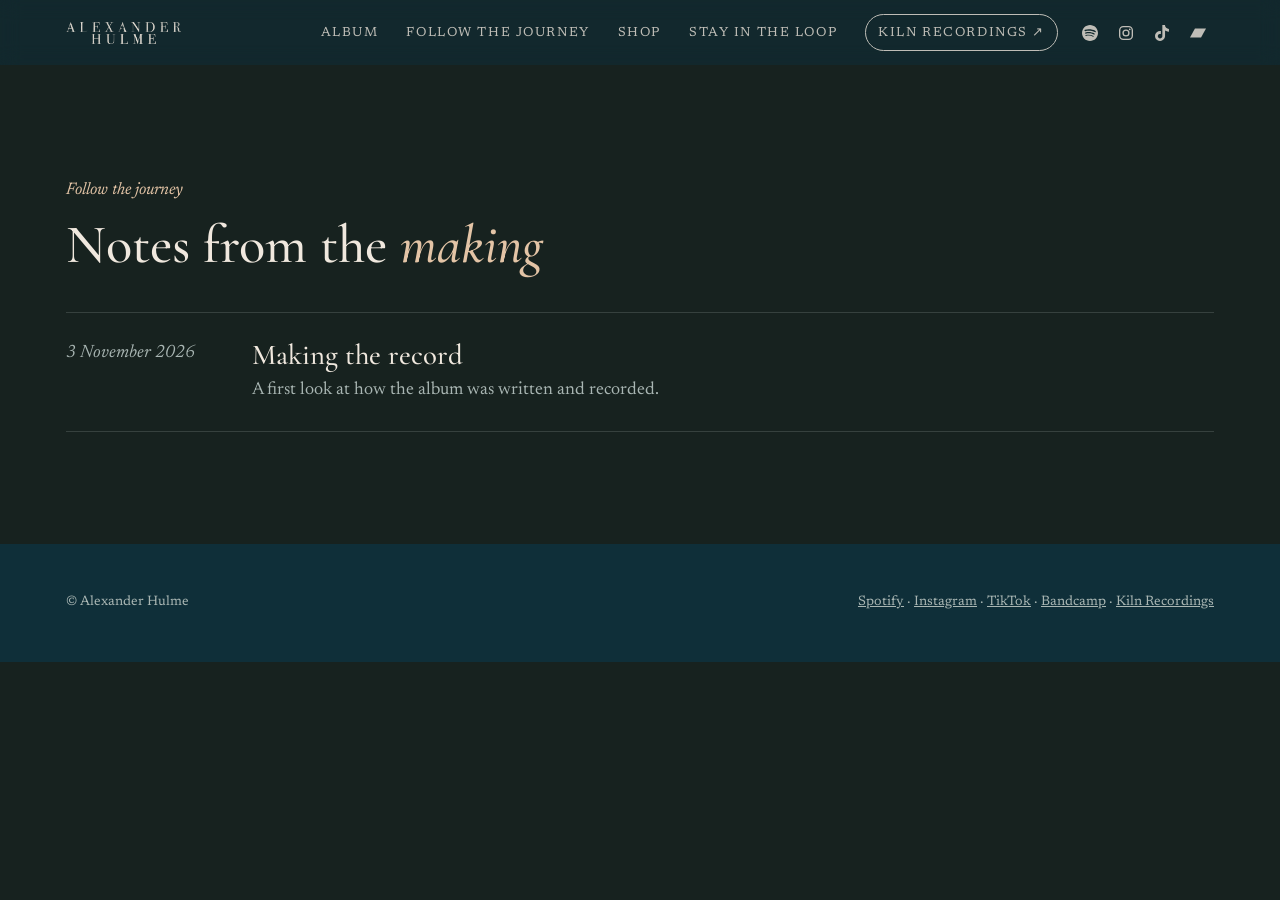
<file: kiln-site/journal.html>
<!doctype html>
<html lang="en-GB">
<head>
<meta charset="utf-8">
<meta name="viewport" content="width=device-width, initial-scale=1, viewport-fit=cover">
<title>Follow the journey · Alexander Hulme</title>
<meta name="description" content="Notes on writing, recording and releasing the debut album.">
<link rel="preconnect" href="https://fonts.googleapis.com">
<link rel="preconnect" href="https://fonts.gstatic.com" crossorigin>
<link rel="stylesheet" href="https://fonts.googleapis.com/css2?family=Archivo:wght@400;500;600;700;800&family=Cormorant+Garamond:ital,wght@0,400;0,500;1,400;1,500&family=IBM+Plex+Mono:wght@400&family=Newsreader:ital,opsz,wght@0,6..72,400;0,6..72,500;1,6..72,400&display=swap">
<link rel="stylesheet" href="assets/css/site.css">
</head>
<body class="ah">
<header class="site-head">
  <div class="wrap">
    <a class="brand" href="hub.html"><img src="assets/img/ah-wordmark-light.png" alt="Alexander Hulme home"></a>
    <ul class="head-socials" aria-label="Alexander Hulme on">
      <li><a href="https://open.spotify.com/artist/3CO3ovB6kXekq0QKJLnGeZ" target="_blank" rel="noopener" aria-label="Spotify"><svg viewBox="0 0 24 24" aria-hidden="true"><path fill="currentColor" d="M12 0C5.4 0 0 5.4 0 12s5.4 12 12 12 12-5.4 12-12S18.66 0 12 0zm5.521 17.34c-.24.359-.66.48-1.021.24-2.82-1.74-6.36-2.101-10.561-1.141-.418.122-.779-.179-.899-.539-.12-.421.18-.78.54-.9 4.56-1.021 8.52-.6 11.64 1.32.42.18.479.659.301 1.02zm1.44-3.3c-.301.42-.841.6-1.262.3-3.239-1.98-8.159-2.58-11.939-1.38-.479.12-1.02-.12-1.14-.6-.12-.48.12-1.021.6-1.141C9.6 9.9 15 10.561 18.72 12.84c.361.181.54.78.241 1.2zm.12-3.36C15.24 8.4 8.82 8.16 5.16 9.301c-.6.179-1.2-.181-1.38-.721-.18-.601.18-1.2.72-1.381 4.26-1.26 11.28-1.02 15.721 1.621.539.3.719 1.02.419 1.56-.299.421-1.02.599-1.559.3z"/></svg></a></li>
      <li><a href="https://www.instagram.com/alexanderhulmemusic" target="_blank" rel="noopener" aria-label="Instagram"><svg viewBox="0 0 24 24" aria-hidden="true"><rect x="2.5" y="2.5" width="19" height="19" rx="5.5" fill="none" stroke="currentColor" stroke-width="2"/><circle cx="12" cy="12" r="4.4" fill="none" stroke="currentColor" stroke-width="2"/><circle cx="17.6" cy="6.4" r="1.3" fill="currentColor"/></svg></a></li>
      <li><a href="https://www.tiktok.com/@alexanderhulmemusic" target="_blank" rel="noopener" aria-label="TikTok"><svg viewBox="0 0 24 24" aria-hidden="true"><path fill="currentColor" d="M12.525.02c1.31-.02 2.61-.01 3.91-.02.08 1.53.63 3.09 1.75 4.17 1.12 1.11 2.7 1.62 4.24 1.79v4.03c-1.44-.05-2.89-.35-4.2-.97-.57-.26-1.1-.59-1.62-.93-.01 2.92.01 5.84-.02 8.75-.08 1.4-.54 2.79-1.35 3.94-1.31 1.92-3.58 3.17-5.91 3.21-1.43.08-2.86-.31-4.08-1.03-2.02-1.19-3.44-3.37-3.65-5.71-.02-.5-.03-1-.01-1.49.18-1.9 1.12-3.72 2.58-4.96 1.66-1.44 3.98-2.13 6.15-1.72.02 1.48-.04 2.96-.04 4.44-.99-.32-2.15-.23-3.02.37-.63.41-1.11 1.04-1.36 1.75-.21.51-.15 1.07-.14 1.61.24 1.64 1.82 3.02 3.5 2.87 1.12-.01 2.19-.66 2.77-1.61.19-.33.4-.67.41-1.06.1-1.79.06-3.57.07-5.36.01-4.03-.01-8.05.02-12.07z"/></svg></a></li>
      <li><a href="https://alexanderhulme.bandcamp.com" target="_blank" rel="noopener" aria-label="Bandcamp"><svg viewBox="0 0 24 24" aria-hidden="true"><path fill="currentColor" d="M0 18.75l7.437-13.5H24l-7.438 13.5H0z"/></svg></a></li>
    </ul>
    <nav aria-label="Alexander Hulme">
      <a href="alexander.html#album">Album</a>
      <a href="alexander.html#journal">Follow the journey</a>
      <a href="shop.html">Shop</a>
      <a href="alexander.html#letters">Stay in the loop</a>
      <a class="cross" href="index.html">Kiln Recordings ↗</a>
    </nav>
  </div>
</header>
<main class="a-section">
  <div class="wrap" style="display:grid;gap:36px">
    <header style="display:grid;gap:12px">
      <span class="a-label">Follow the journey</span>
      <h2>Notes from the <em>making</em></h2>
    </header>
    <div class="journal-list">
      <a class="post-link" href="post-making-the-record.html">
        <time datetime="2026-11-03">3 November 2026</time>
        <div><h3>Making the record</h3><p>A first look at how the album was written and recorded.</p></div>
      </a>
    </div>
  </div>
</main>
<footer class="site-foot">
  <div class="wrap">
    <span>© Alexander Hulme</span>
    <span><a href="https://open.spotify.com/artist/3CO3ovB6kXekq0QKJLnGeZ" target="_blank" rel="noopener">Spotify</a> · <a href="https://www.instagram.com/alexanderhulmemusic" target="_blank" rel="noopener">Instagram</a> · <a href="https://www.tiktok.com/@alexanderhulmemusic" target="_blank" rel="noopener">TikTok</a> · <a href="https://alexanderhulme.bandcamp.com" target="_blank" rel="noopener">Bandcamp</a> · <a href="index.html">Kiln Recordings</a></span>
  </div>
</footer>
</body>
</html>
</file>
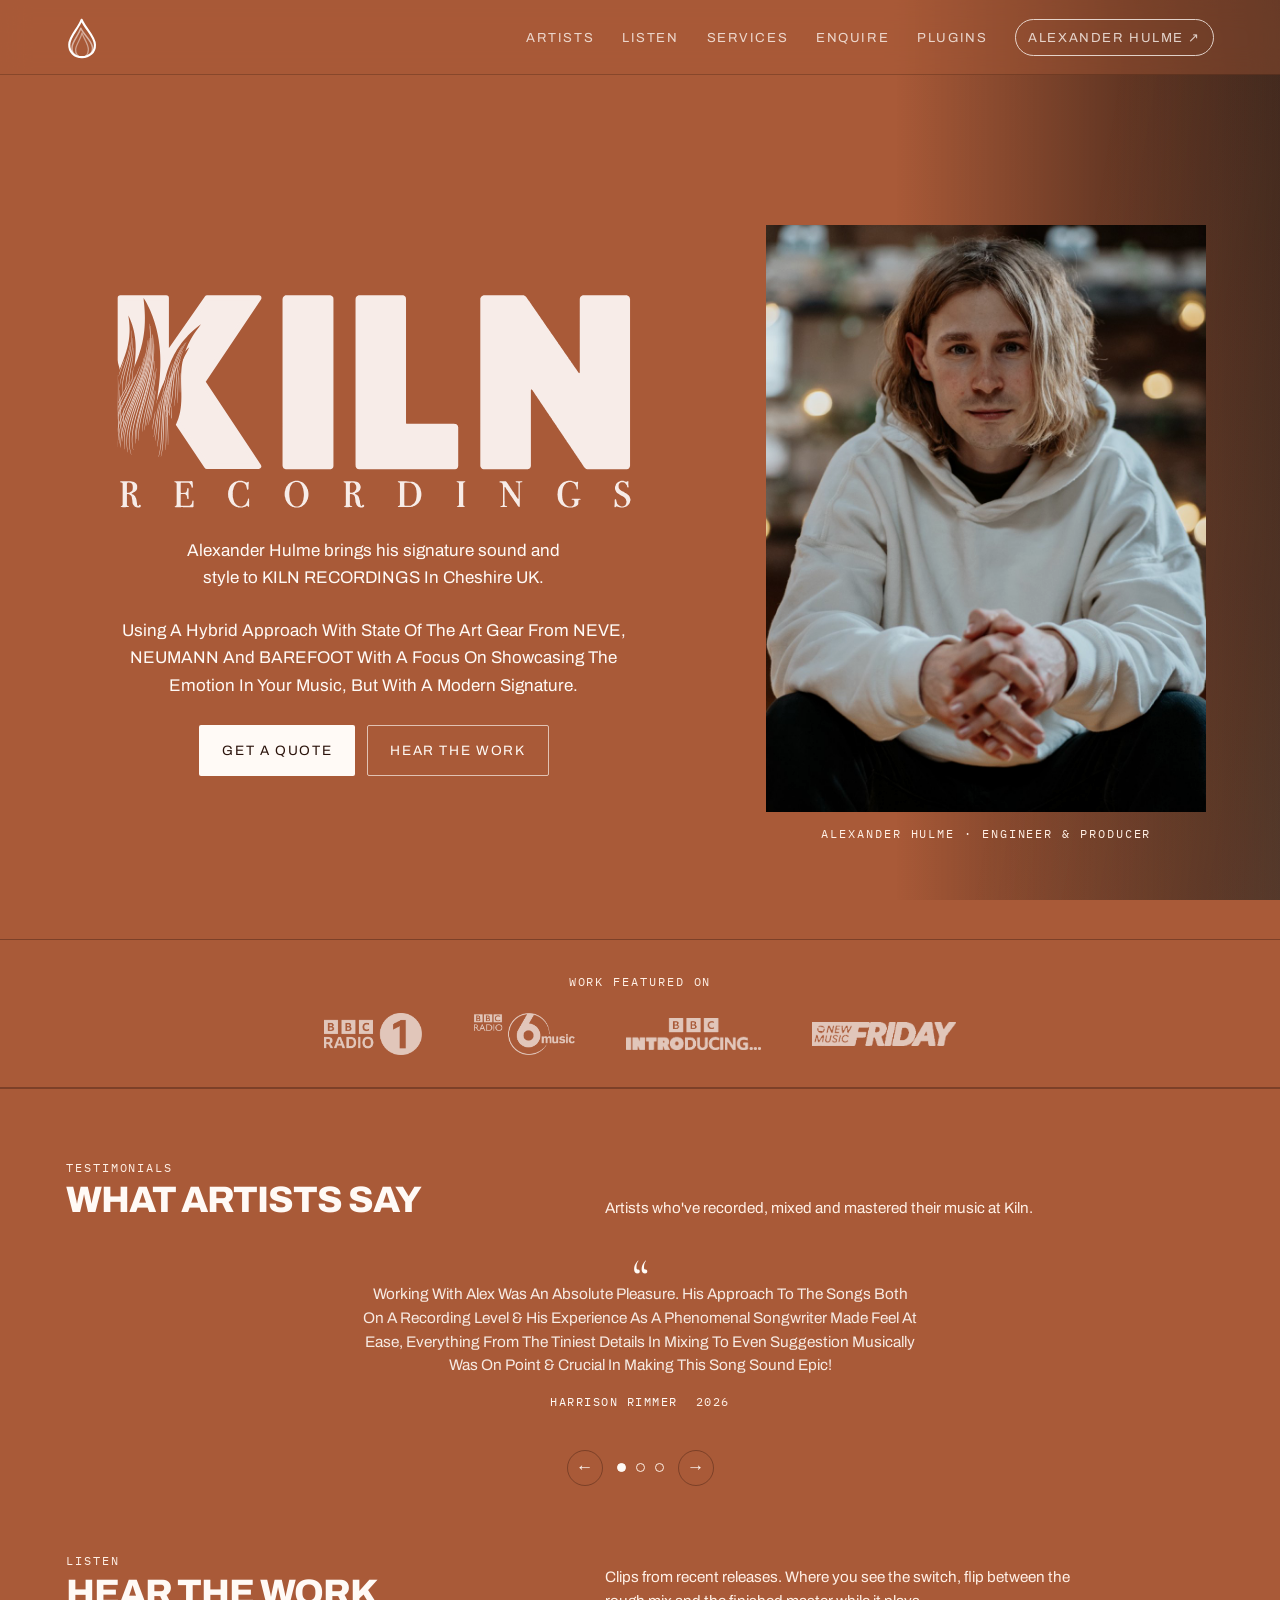
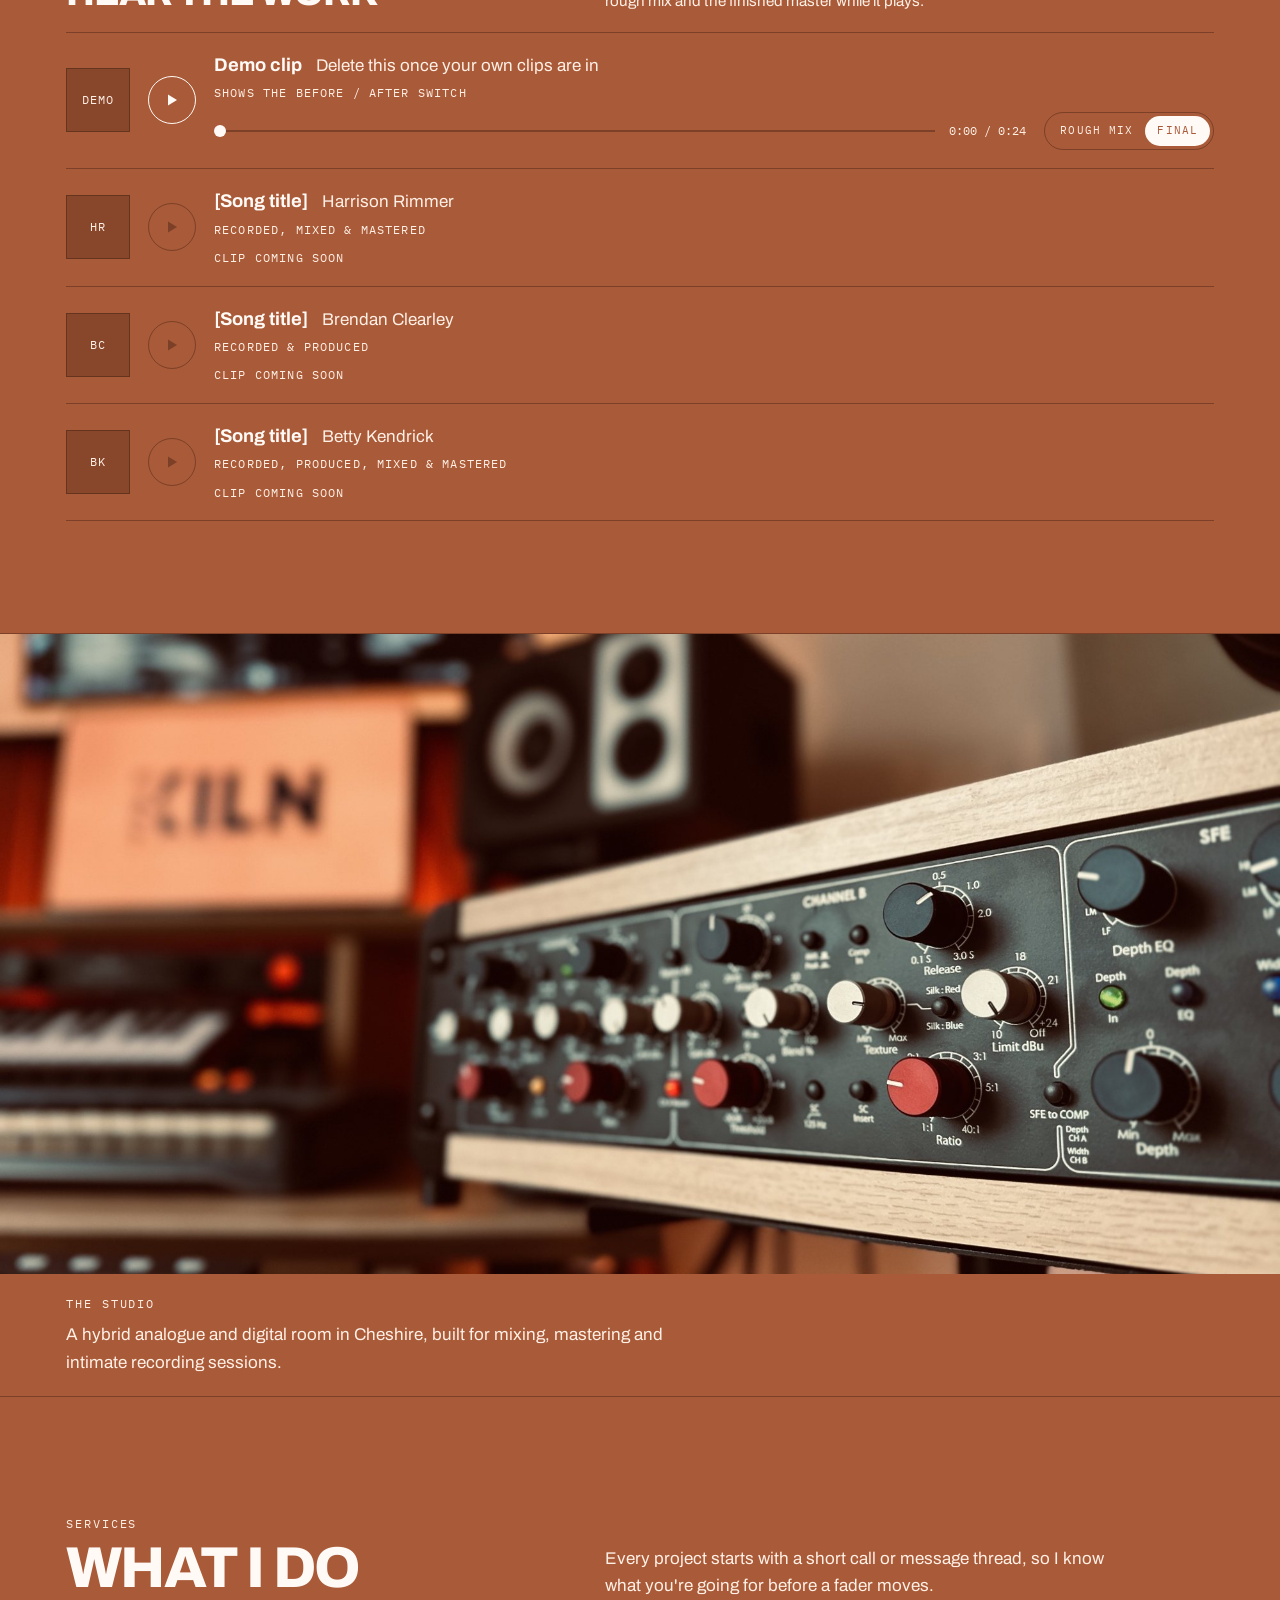
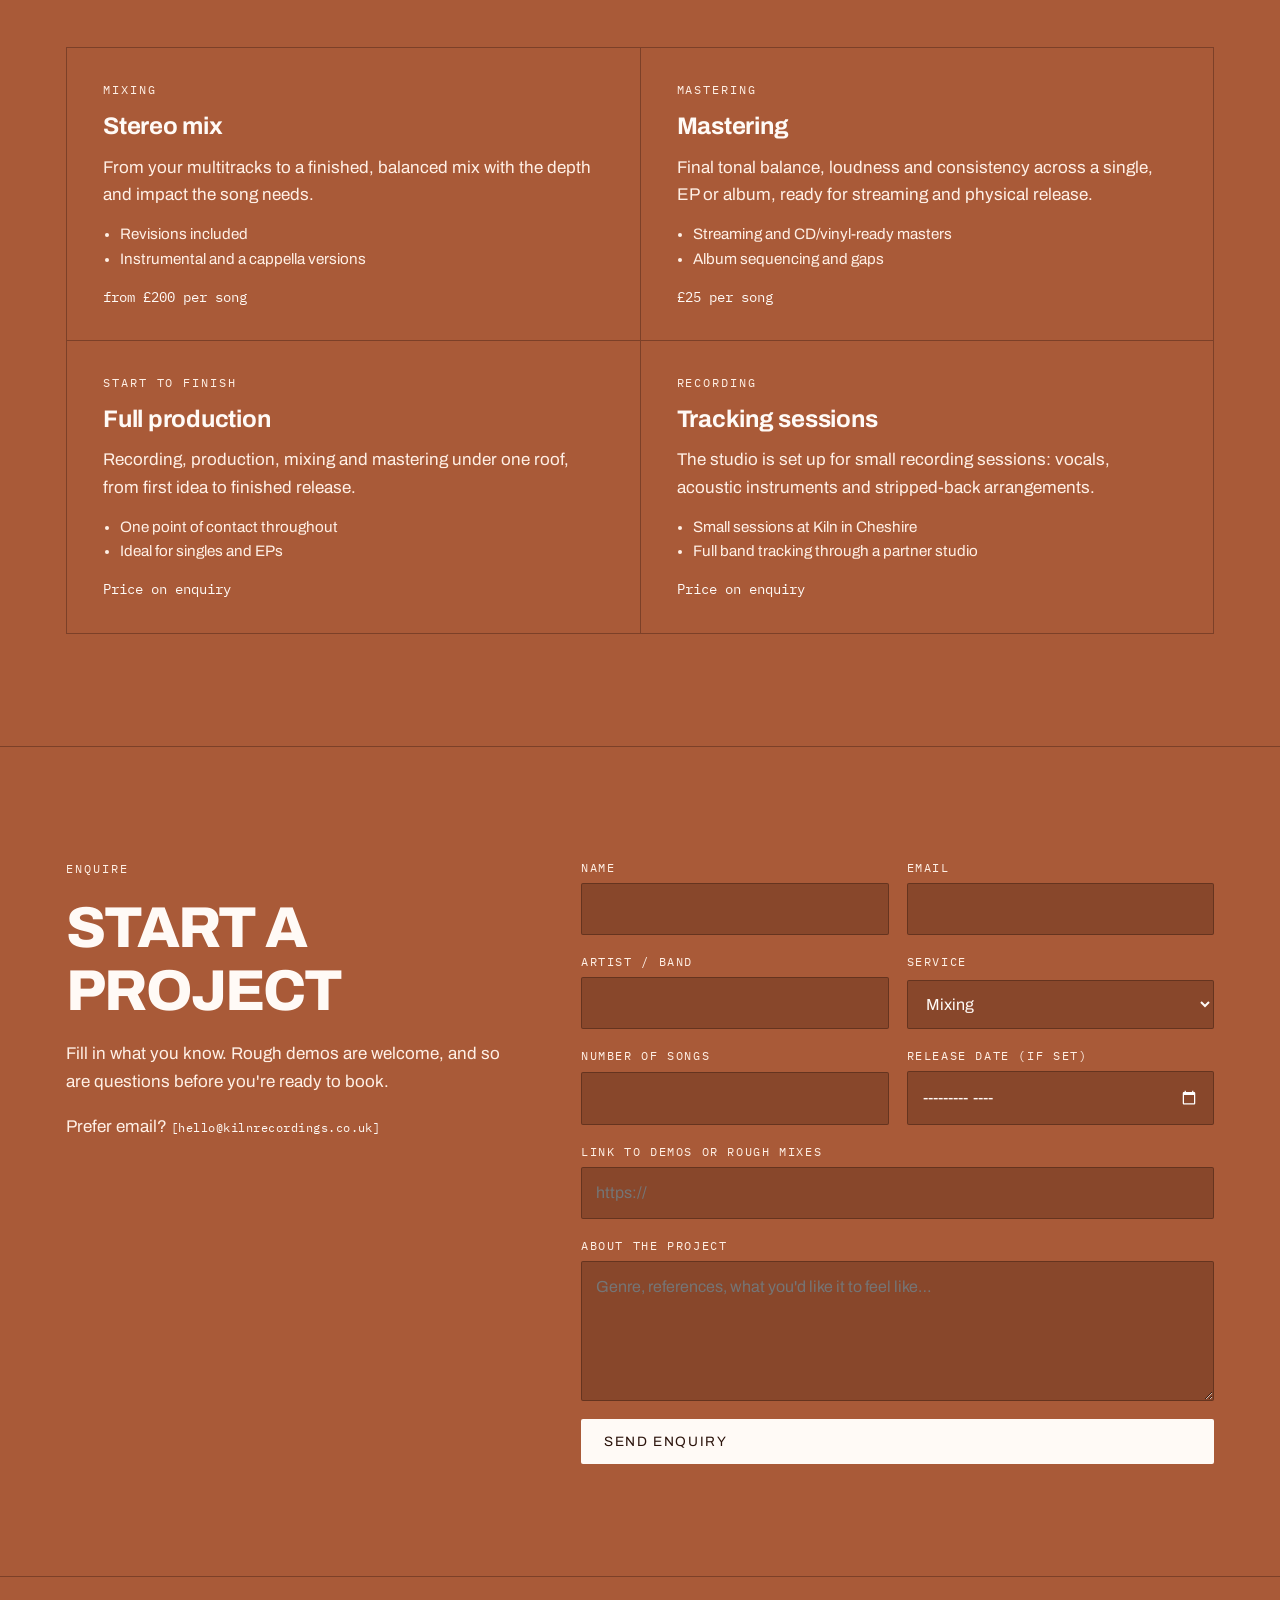
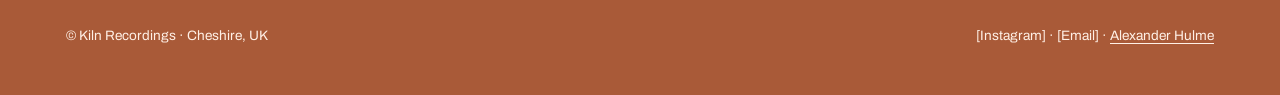
<file: kiln-site/kiln.html>
<!doctype html>
<html lang="en-GB">
<head>
<meta charset="utf-8">
<meta name="viewport" content="width=device-width, initial-scale=1, viewport-fit=cover">
<title>Kiln Recordings · Mixing &amp; Mastering in Cheshire</title>
<meta name="description" content="Alexander Hulme brings his signature sound to Kiln Recordings in Cheshire, UK. Mixing, mastering and recording with Neve, Neumann and Barefoot.">
<link rel="preconnect" href="https://fonts.googleapis.com">
<link rel="preconnect" href="https://fonts.gstatic.com" crossorigin>
<link rel="stylesheet" href="https://fonts.googleapis.com/css2?family=Archivo:wght@400;500;600;700;800&family=Cormorant+Garamond:ital,wght@0,400;0,500;1,400;1,500&family=IBM+Plex+Mono:wght@400&family=Newsreader:ital,opsz,wght@0,6..72,400;0,6..72,500;1,6..72,400&display=swap">
<link rel="stylesheet" href="assets/css/site.css">
</head>
<body class="kiln">
<a class="skip" href="#main">Skip to content</a>
<header class="site-head">
  <div class="wrap">
    <a class="brand" href="index.html"><img src="assets/img/kiln-flame.svg" alt="Kiln Recordings home"></a>
    <nav aria-label="Kiln Recordings">
      <a href="#testimonials">Artists</a>
      <a href="#listen">Listen</a>
      <a href="#services">Services</a>
      <a href="#enquire">Enquire</a>
      <a href="plugins.html">Plugins</a>
      <a class="cross" href="alexander.html">Alexander Hulme ↗</a>
    </nav>
  </div>
</header>

<main id="main">
  <section class="k-hero">
    <div class="wrap k-hero-grid">
      <div class="k-hero-copy">
        <img class="k-hero-logo" src="assets/img/kiln-logo.svg" alt="Kiln Recordings">
        <h1>Alexander Hulme brings his signature sound and style to KILN RECORDINGS In Cheshire UK.</h1>
        <p>Using A Hybrid Approach With State Of The Art Gear From NEVE, NEUMANN And BAREFOOT With A Focus On Showcasing The Emotion In Your Music, But With A Modern Signature.</p>
        <div class="btn-row">
          <a class="btn btn-solid" href="#enquire">Get a quote</a>
          <a class="btn btn-line" href="#listen">Hear the work</a>
        </div>
      </div>
      <figure class="k-portrait">
        <img src="assets/img/alex-portrait.jpg" alt="Alexander Hulme, engineer and producer at Kiln Recordings" width="960" height="1280">
        <figcaption class="k-label">Alexander Hulme · Engineer &amp; producer</figcaption>
      </figure>
    </div>
  </section>

  <section class="featured" aria-labelledby="featured-label">
    <div class="wrap">
      <span class="k-label" id="featured-label">Work featured on</span>
      <ul class="featured-list">
        <li><img src="assets/img/press/bbc-radio-1.png" alt="BBC Radio 1" style="--h:42px" width="647" height="277"></li>
        <li><img src="assets/img/press/bbc-radio-6-music.png" alt="BBC Radio 6 Music" style="--h:42px" width="698" height="288"></li>
        <li><img src="assets/img/press/bbc-introducing.png" alt="BBC Introducing" style="--h:32px" width="686" height="163"></li>
        <li><img src="assets/img/press/new-music-friday.png" alt="Spotify New Music Friday" style="--h:24px" width="759" height="127"></li>
      </ul>
    </div>
  </section>

  <section class="k-section" id="testimonials">
    <div class="wrap">
      <div class="k-head">
        <div><span class="k-label">Testimonials</span><h2>What artists say</h2></div>
        <p>Artists who've recorded, mixed and mastered their music at Kiln.</p>
      </div>
      <div class="slider" aria-roledescription="carousel" aria-label="Testimonials">
      <div class="quotes q-track" tabindex="0">
        <figure class="quote">
          <blockquote><p>Working With Alex Was An Absolute Pleasure. His Approach To The Songs Both On A Recording Level &amp; His Experience As A Phenomenal Songwriter Made Feel At Ease, Everything From The Tiniest Details In Mixing To Even Suggestion Musically Was On Point &amp; Crucial In Making This Song Sound Epic!</p></blockquote>
          <figcaption><b>Harrison Rimmer</b><span>2026</span></figcaption>
        </figure>
        <figure class="quote">
          <blockquote><p>Alex Made My Recording Experience With Him So Special As He Has The Ultimate Professionalism When It Comes To Recording And Adding His Own Magical Touches Whilst Making The Experience An Extremely Cosy And Wholesome One. I'd Recommend Alex' Studio Services To Anyone Who Is Looking For A Fantastic Producer / Writer But Also For An Opportunity Hang Out And Work With Such A Gentleman</p></blockquote>
          <figcaption><b>Brendan Clearley</b><span>2026</span></figcaption>
        </figure>
        <figure class="quote">
          <blockquote><p>I honestly couldn't recommend Alex enough! He took my vision for my next single and turned it into reality, from recording and production right through to mixing and mastering. He was so lovely and easy to work with, really listened to what I wanted, and made the whole process feel relaxed and enjoyable. His home studio is amazing, with such a great atmosphere and good vibes. I'm so happy with how the track has turned out!</p></blockquote>
          <figcaption><b>Betty Kendrick</b></figcaption>
        </figure>
      </div>
      <div class="q-controls">
        <button class="q-btn" type="button" data-dir="-1" aria-label="Previous testimonial">←</button>
        <div class="q-dots"></div>
        <button class="q-btn" type="button" data-dir="1" aria-label="Next testimonial">→</button>
      </div>
      </div>
    </div>
  </section>

  <section class="k-section" id="listen">
    <div class="wrap">
      <div class="k-head">
        <div><span class="k-label">Listen</span><h2>Hear the work</h2></div>
        <p>Clips from recent releases. Where you see the switch, flip between the rough mix and the finished master while it plays.</p>
      </div>
      <!--
        HOW TO ADD A TRACK: copy one <li class="track"> block and fill in:
          data-src    = the finished clip (MP3 in assets/audio/)
          data-before = optional rough-mix clip, same start point and length (adds the Rough mix / Final switch)
          data-link   = full song on Spotify, Bandcamp etc.
        Artwork: replace the <span class="t-art"> with <img class="t-art" src="assets/img/art/your-file.jpg" alt="">
      -->
      <ol class="tracks-k">
        <li class="track" data-src="assets/audio/demo-final.mp3" data-before="assets/audio/demo-rough.mp3" data-link="">
          <span class="t-art" aria-hidden="true">Demo</span>
          <div class="t-meta"><b>Demo clip</b><span>Delete this once your own clips are in</span></div>
          <span class="t-role">Shows the before / after switch</span>
        </li>
        <li class="track" data-src="" data-before="" data-link="">
          <span class="t-art" aria-hidden="true">HR</span>
          <div class="t-meta"><b>[Song title]</b><span>Harrison Rimmer</span></div>
          <span class="t-role">Recorded, mixed &amp; mastered</span>
        </li>
        <li class="track" data-src="" data-before="" data-link="">
          <span class="t-art" aria-hidden="true">BC</span>
          <div class="t-meta"><b>[Song title]</b><span>Brendan Clearley</span></div>
          <span class="t-role">Recorded &amp; produced</span>
        </li>
        <li class="track" data-src="" data-before="" data-link="">
          <span class="t-art" aria-hidden="true">BK</span>
          <div class="t-meta"><b>[Song title]</b><span>Betty Kendrick</span></div>
          <span class="t-role">Recorded, produced, mixed &amp; mastered</span>
        </li>
      </ol>
    </div>
  </section>

  <section class="studio-band" aria-label="The studio">
    <img src="assets/img/studio.jpg" alt="Outboard gear in the Kiln Recordings control room, with studio monitors and the KILN sign behind" width="2000" height="1500" loading="lazy">
    <div class="wrap studio-caption">
      <span class="k-label">The studio</span>
      <p>A hybrid analogue and digital room in Cheshire, built for mixing, mastering and intimate recording sessions.</p>
    </div>
  </section>

  <section class="k-section" id="services">
    <div class="wrap">
      <div class="k-head">
        <div><span class="k-label">Services</span><h2>What I do</h2></div>
        <p>Every project starts with a short call or message thread, so I know what you're going for before a fader moves.</p>
      </div>
      <div class="services">
        <article class="service">
          <span class="k-label">Mixing</span>
          <h3>Stereo mix</h3>
          <p>From your multitracks to a finished, balanced mix with the depth and impact the song needs.</p>
          <ul><li>Revisions included</li><li>Instrumental and a cappella versions</li></ul>
          <span class="price">from £200 per song</span>
        </article>
        <article class="service">
          <span class="k-label">Mastering</span>
          <h3>Mastering</h3>
          <p>Final tonal balance, loudness and consistency across a single, EP or album, ready for streaming and physical release.</p>
          <ul><li>Streaming and CD/vinyl-ready masters</li><li>Album sequencing and gaps</li></ul>
          <span class="price">£25 per song</span>
        </article>
        <article class="service">
          <span class="k-label">Start to finish</span>
          <h3>Full production</h3>
          <p>Recording, production, mixing and mastering under one roof, from first idea to finished release.</p>
          <ul><li>One point of contact throughout</li><li>Ideal for singles and EPs</li></ul>
          <span class="price">Price on enquiry</span>
        </article>
        <article class="service">
          <span class="k-label">Recording</span>
          <h3>Tracking sessions</h3>
          <p>The studio is set up for small recording sessions: vocals, acoustic instruments and stripped-back arrangements.</p>
          <ul><li>Small sessions at Kiln in Cheshire</li><li>Full band tracking through a partner studio</li></ul>
          <span class="price">Price on enquiry</span>
        </article>
      </div>
    </div>
  </section>



  <section class="k-section" id="enquire">
    <div class="wrap enquire">
      <aside>
        <span class="k-label">Enquire</span>
        <h2>Start a project</h2>
        <p>Fill in what you know. Rough demos are welcome, and so are questions before you're ready to book.</p>
        <p>Prefer email? <span class="k-label" style="color:var(--k-fg);letter-spacing:.04em;text-transform:none">[hello@kilnrecordings.co.uk]</span></p>
      </aside>
      <form class="k-form" name="enquiry" method="POST" data-netlify="true" netlify-honeypot="bot-field">
        <input type="hidden" name="form-name" value="enquiry">
        <p hidden><label>Leave this empty <input name="bot-field"></label></p>
        <div class="field"><label for="f-name">Name</label><input id="f-name" name="name" required autocomplete="name"></div>
        <div class="field"><label for="f-email">Email</label><input id="f-email" name="email" type="email" required autocomplete="email"></div>
        <div class="field"><label for="f-artist">Artist / band</label><input id="f-artist" name="artist"></div>
        <div class="field"><label for="f-service">Service</label>
          <select id="f-service" name="service"><option>Mixing</option><option>Mastering</option><option>Full production</option><option>Recording</option><option>Not sure yet</option></select></div>
        <div class="field"><label for="f-tracks">Number of songs</label><input id="f-tracks" name="tracks" type="number" min="1" inputmode="numeric"></div>
        <div class="field"><label for="f-date">Release date (if set)</label><input id="f-date" name="release_date" type="month"></div>
        <div class="field full"><label for="f-link">Link to demos or rough mixes</label><input id="f-link" name="link" type="url" placeholder="https://"></div>
        <div class="field full"><label for="f-msg">About the project</label><textarea id="f-msg" name="message" placeholder="Genre, references, what you'd like it to feel like…"></textarea></div>
        <div class="field full"><button class="btn btn-solid" type="submit">Send enquiry</button></div>
        <p class="form-status" role="status" hidden></p>
      </form>
    </div>
  </section>
</main>

<footer class="site-foot">
  <div class="wrap">
    <span>© Kiln Recordings · Cheshire, UK</span>
    <span>[Instagram] · [Email] · <a href="alexander.html">Alexander Hulme</a></span>
  </div>
</footer>
<script src="assets/js/site.js"></script>
</body>
</html>
</file>
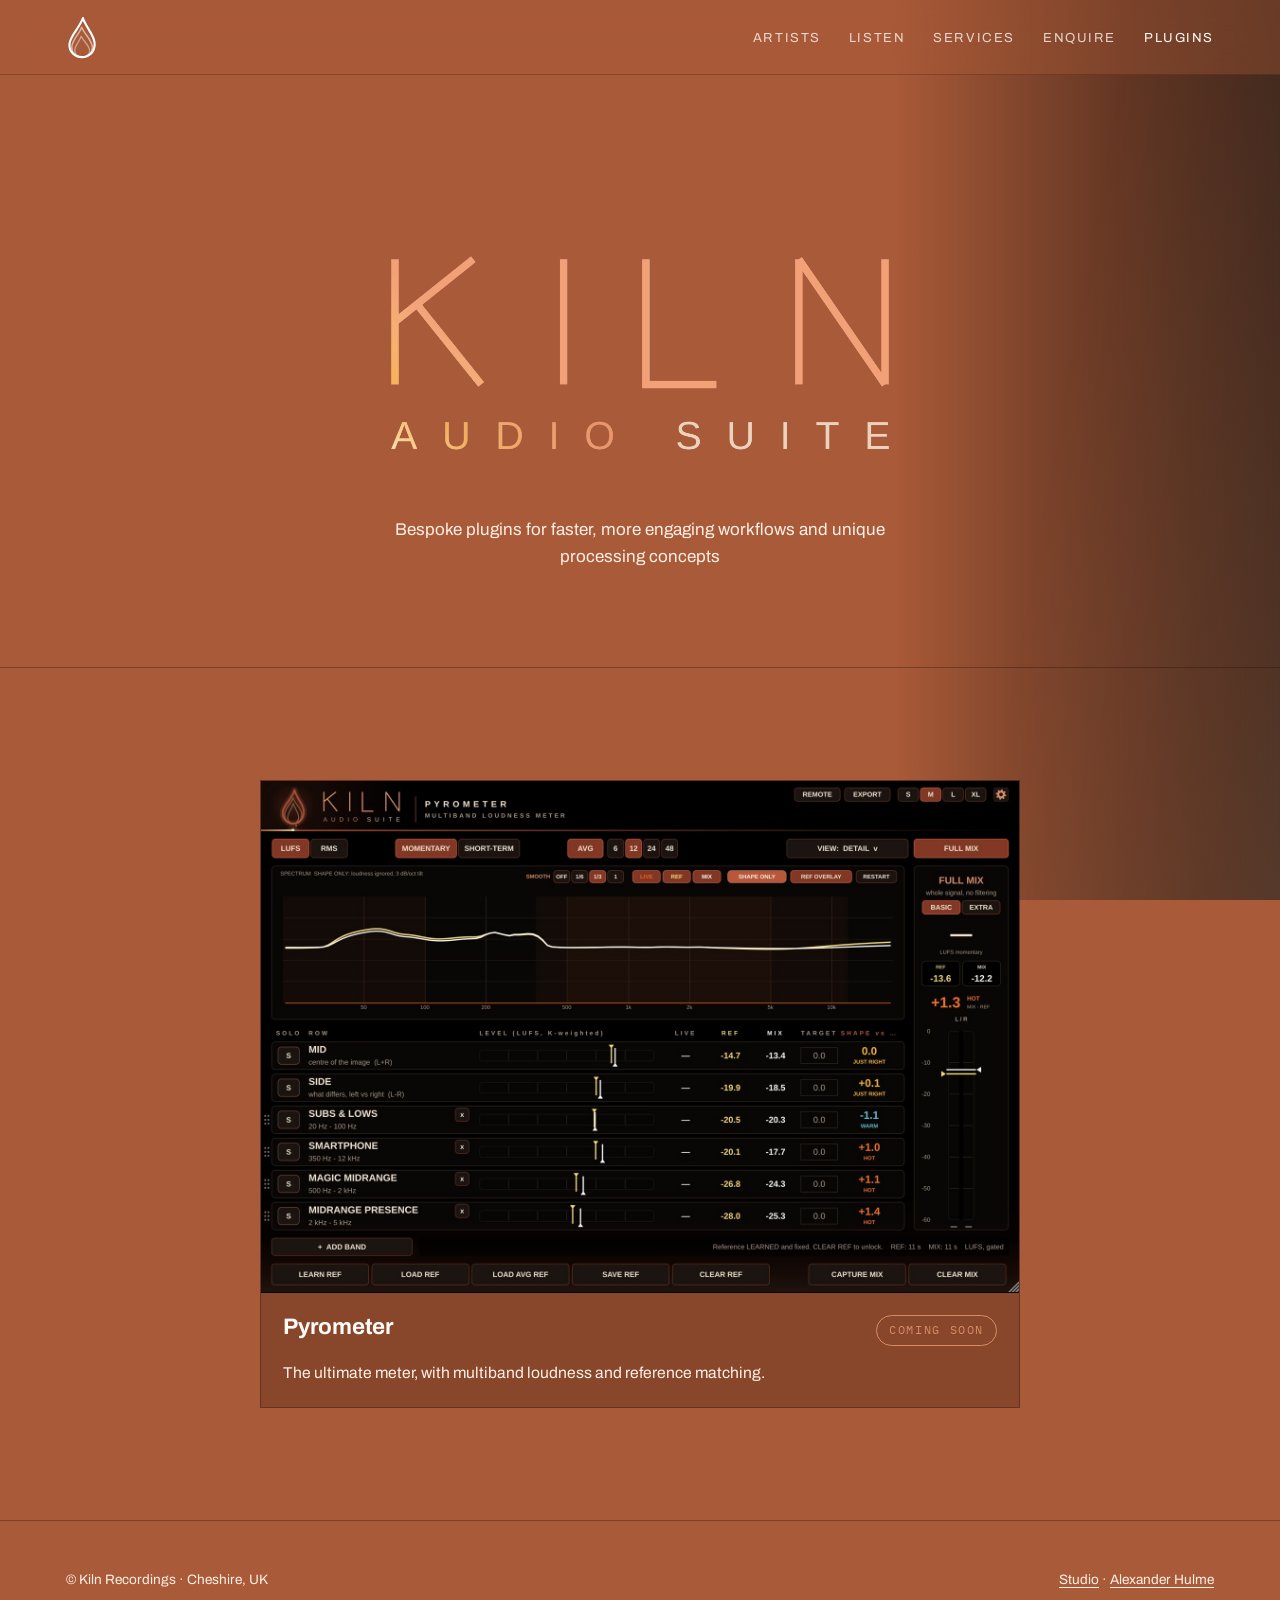
<file: kiln-site/plugins.html>
<!doctype html>
<html lang="en-GB">
<head>
<meta charset="utf-8">
<meta name="viewport" content="width=device-width, initial-scale=1, viewport-fit=cover">
<title>Plugins · Kiln Recordings</title>
<meta name="description" content="Audio plugins from Kiln Recordings, built by Alexander Hulme for his own mixing and mastering sessions.">
<link rel="preconnect" href="https://fonts.googleapis.com">
<link rel="preconnect" href="https://fonts.gstatic.com" crossorigin>
<link rel="stylesheet" href="https://fonts.googleapis.com/css2?family=Archivo:wght@400;500;600;700;800&family=Cormorant+Garamond:ital,wght@0,400;0,500;1,400;1,500&family=IBM+Plex+Mono:wght@400&family=Newsreader:ital,opsz,wght@0,6..72,400;0,6..72,500;1,6..72,400&display=swap">
<link rel="stylesheet" href="assets/css/site.css">
</head>
<body class="kiln">
<a class="skip" href="#main">Skip to content</a>
<header class="site-head">
  <div class="wrap">
    <a class="brand" href="hub.html"><img src="assets/img/kiln-flame.svg" alt="Kiln Recordings and Alexander Hulme"></a>
    <nav aria-label="Kiln Recordings">
      <a href="index.html#testimonials">Artists</a>
      <a href="index.html#listen">Listen</a>
      <a href="index.html#services">Services</a>
      <a href="index.html#enquire">Enquire</a>
      <a href="plugins.html" aria-current="page">Plugins</a>
    </nav>
  </div>
</header>

<main id="main">
  <section class="k-hero p-hero">
    <div class="wrap">
      <h1 class="p-logo">
        <video class="p-logo-vid" autoplay muted loop playsinline preload="auto" poster="assets/img/kiln-audio-suite.png" width="1088" height="496" aria-label="Kiln Audio Suite">
          <source src="assets/video/kiln-audio-suite-shimmer.webm" type="video/webm">
          <img src="assets/img/kiln-audio-suite.png" alt="Kiln Audio Suite" width="1358" height="526">
        </video>
      </h1>
      <p>Bespoke plugins for faster, more engaging workflows and unique processing concepts</p>
    </div>
  </section>

  <section class="k-section p-cat" id="plugins">
    <div class="wrap">
      <!--
        HOW TO ADD A PLUGIN: copy the <article class="plugin"> block below.
        Put the screenshot in assets/img/plugins/. When it's ready to sell, swap the
        "Coming soon" badge for a price and <a class="btn btn-solid" href="STORE-LINK">Get the plugin</a>.
      -->
      <div class="plugins">
        <article class="plugin">
          <div class="p-shot"><img src="assets/img/plugins/pyrometer.jpg" alt="Pyrometer plugin interface showing multiband loudness, LUFS and RMS readouts, a spectrum display and reference versus mix bands" width="1600" height="1082"></div>
          <div class="p-body">
            <div class="p-top"><h3>Pyrometer</h3><span class="p-soon">Coming soon</span></div>
            <p>The ultimate meter, with multiband loudness and reference matching.</p>
          </div>
        </article>
      </div>
    </div>
  </section>
</main>

<footer class="site-foot">
  <div class="wrap">
    <span>© Kiln Recordings · Cheshire, UK</span>
    <span><a href="index.html">Studio</a> · <a href="alexander.html">Alexander Hulme</a></span>
  </div>
</footer>
<script src="assets/js/site.js"></script>
</body>
</html>
</file>
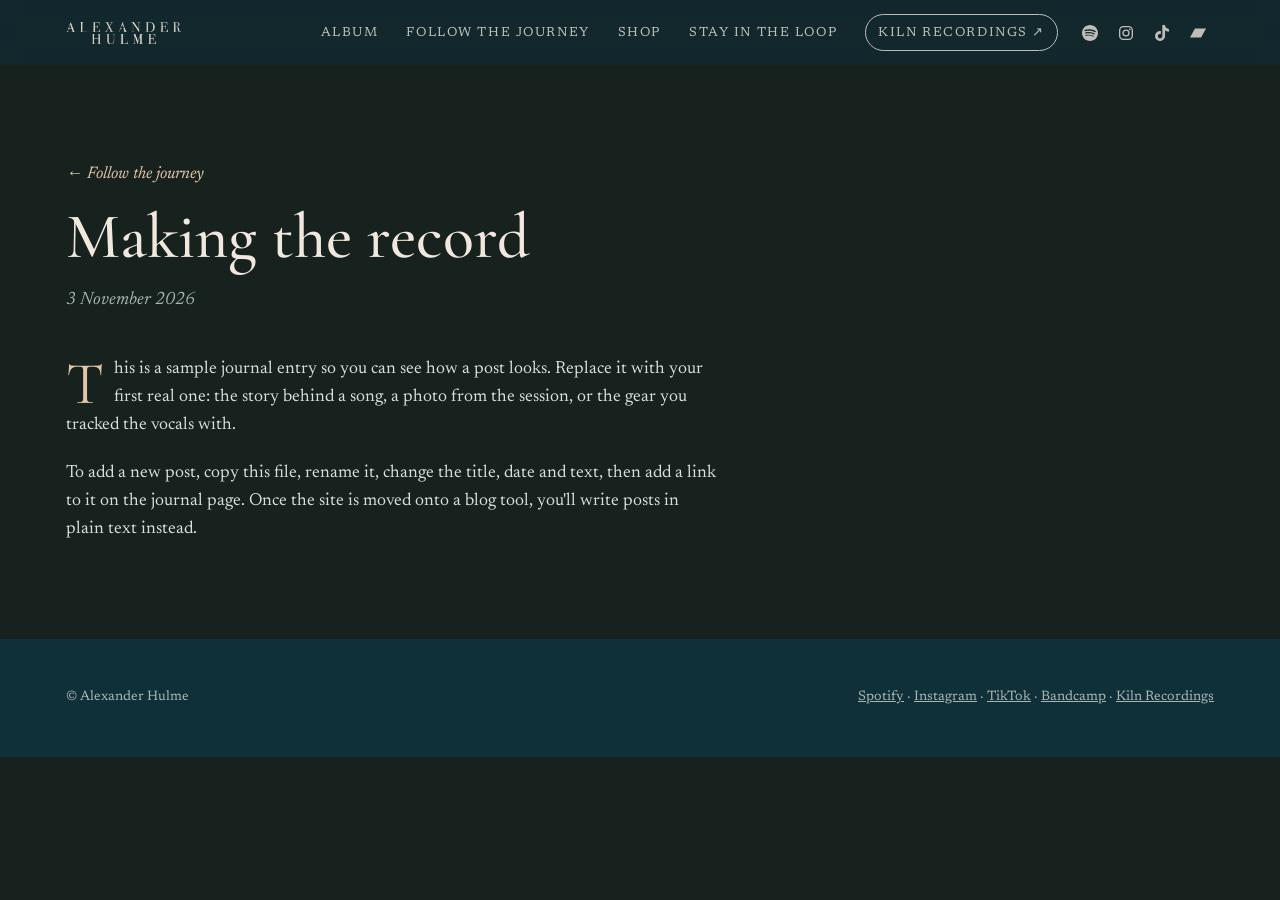
<file: kiln-site/post-making-the-record.html>
<!doctype html>
<html lang="en-GB">
<head>
<meta charset="utf-8">
<meta name="viewport" content="width=device-width, initial-scale=1, viewport-fit=cover">
<title>Making the record · Alexander Hulme</title>
<meta name="description" content="A first look at how the album was written and recorded.">
<link rel="preconnect" href="https://fonts.googleapis.com">
<link rel="preconnect" href="https://fonts.gstatic.com" crossorigin>
<link rel="stylesheet" href="https://fonts.googleapis.com/css2?family=Archivo:wght@400;500;600;700;800&family=Cormorant+Garamond:ital,wght@0,400;0,500;1,400;1,500&family=IBM+Plex+Mono:wght@400&family=Newsreader:ital,opsz,wght@0,6..72,400;0,6..72,500;1,6..72,400&display=swap">
<link rel="stylesheet" href="assets/css/site.css">
</head>
<body class="ah">
<header class="site-head">
  <div class="wrap">
    <a class="brand" href="hub.html"><img src="assets/img/ah-wordmark-light.png" alt="Alexander Hulme home"></a>
    <ul class="head-socials" aria-label="Alexander Hulme on">
      <li><a href="https://open.spotify.com/artist/3CO3ovB6kXekq0QKJLnGeZ" target="_blank" rel="noopener" aria-label="Spotify"><svg viewBox="0 0 24 24" aria-hidden="true"><path fill="currentColor" d="M12 0C5.4 0 0 5.4 0 12s5.4 12 12 12 12-5.4 12-12S18.66 0 12 0zm5.521 17.34c-.24.359-.66.48-1.021.24-2.82-1.74-6.36-2.101-10.561-1.141-.418.122-.779-.179-.899-.539-.12-.421.18-.78.54-.9 4.56-1.021 8.52-.6 11.64 1.32.42.18.479.659.301 1.02zm1.44-3.3c-.301.42-.841.6-1.262.3-3.239-1.98-8.159-2.58-11.939-1.38-.479.12-1.02-.12-1.14-.6-.12-.48.12-1.021.6-1.141C9.6 9.9 15 10.561 18.72 12.84c.361.181.54.78.241 1.2zm.12-3.36C15.24 8.4 8.82 8.16 5.16 9.301c-.6.179-1.2-.181-1.38-.721-.18-.601.18-1.2.72-1.381 4.26-1.26 11.28-1.02 15.721 1.621.539.3.719 1.02.419 1.56-.299.421-1.02.599-1.559.3z"/></svg></a></li>
      <li><a href="https://www.instagram.com/alexanderhulmemusic" target="_blank" rel="noopener" aria-label="Instagram"><svg viewBox="0 0 24 24" aria-hidden="true"><rect x="2.5" y="2.5" width="19" height="19" rx="5.5" fill="none" stroke="currentColor" stroke-width="2"/><circle cx="12" cy="12" r="4.4" fill="none" stroke="currentColor" stroke-width="2"/><circle cx="17.6" cy="6.4" r="1.3" fill="currentColor"/></svg></a></li>
      <li><a href="https://www.tiktok.com/@alexanderhulmemusic" target="_blank" rel="noopener" aria-label="TikTok"><svg viewBox="0 0 24 24" aria-hidden="true"><path fill="currentColor" d="M12.525.02c1.31-.02 2.61-.01 3.91-.02.08 1.53.63 3.09 1.75 4.17 1.12 1.11 2.7 1.62 4.24 1.79v4.03c-1.44-.05-2.89-.35-4.2-.97-.57-.26-1.1-.59-1.62-.93-.01 2.92.01 5.84-.02 8.75-.08 1.4-.54 2.79-1.35 3.94-1.31 1.92-3.58 3.17-5.91 3.21-1.43.08-2.86-.31-4.08-1.03-2.02-1.19-3.44-3.37-3.65-5.71-.02-.5-.03-1-.01-1.49.18-1.9 1.12-3.72 2.58-4.96 1.66-1.44 3.98-2.13 6.15-1.72.02 1.48-.04 2.96-.04 4.44-.99-.32-2.15-.23-3.02.37-.63.41-1.11 1.04-1.36 1.75-.21.51-.15 1.07-.14 1.61.24 1.64 1.82 3.02 3.5 2.87 1.12-.01 2.19-.66 2.77-1.61.19-.33.4-.67.41-1.06.1-1.79.06-3.57.07-5.36.01-4.03-.01-8.05.02-12.07z"/></svg></a></li>
      <li><a href="https://alexanderhulme.bandcamp.com" target="_blank" rel="noopener" aria-label="Bandcamp"><svg viewBox="0 0 24 24" aria-hidden="true"><path fill="currentColor" d="M0 18.75l7.437-13.5H24l-7.438 13.5H0z"/></svg></a></li>
    </ul>
    <nav aria-label="Alexander Hulme">
      <a href="alexander.html#album">Album</a>
      <a href="alexander.html#journal">Follow the journey</a>
      <a href="shop.html">Shop</a>
      <a href="alexander.html#letters">Stay in the loop</a>
      <a class="cross" href="index.html">Kiln Recordings ↗</a>
    </nav>
  </div>
</header>
<main class="article">
  <article class="wrap">
    <header>
      <a class="a-label" href="journal.html" style="text-decoration:none">← Follow the journey</a>
      <h1>Making the record</h1>
      <time datetime="2026-11-03" style="color:var(--a-muted);font-style:italic">3 November 2026</time>
    </header>
    <div class="prose">
      <p>This is a sample journal entry so you can see how a post looks. Replace it with your first real one: the story behind a song, a photo from the session, or the gear you tracked the vocals with.</p>
      <p>To add a new post, copy this file, rename it, change the title, date and text, then add a link to it on the journal page. Once the site is moved onto a blog tool, you'll write posts in plain text instead.</p>
    </div>
  </article>
</main>
<footer class="site-foot">
  <div class="wrap">
    <span>© Alexander Hulme</span>
    <span><a href="https://open.spotify.com/artist/3CO3ovB6kXekq0QKJLnGeZ" target="_blank" rel="noopener">Spotify</a> · <a href="https://www.instagram.com/alexanderhulmemusic" target="_blank" rel="noopener">Instagram</a> · <a href="https://www.tiktok.com/@alexanderhulmemusic" target="_blank" rel="noopener">TikTok</a> · <a href="https://alexanderhulme.bandcamp.com" target="_blank" rel="noopener">Bandcamp</a> · <a href="index.html">Kiln Recordings</a></span>
  </div>
</footer>
</body>
</html>
</file>
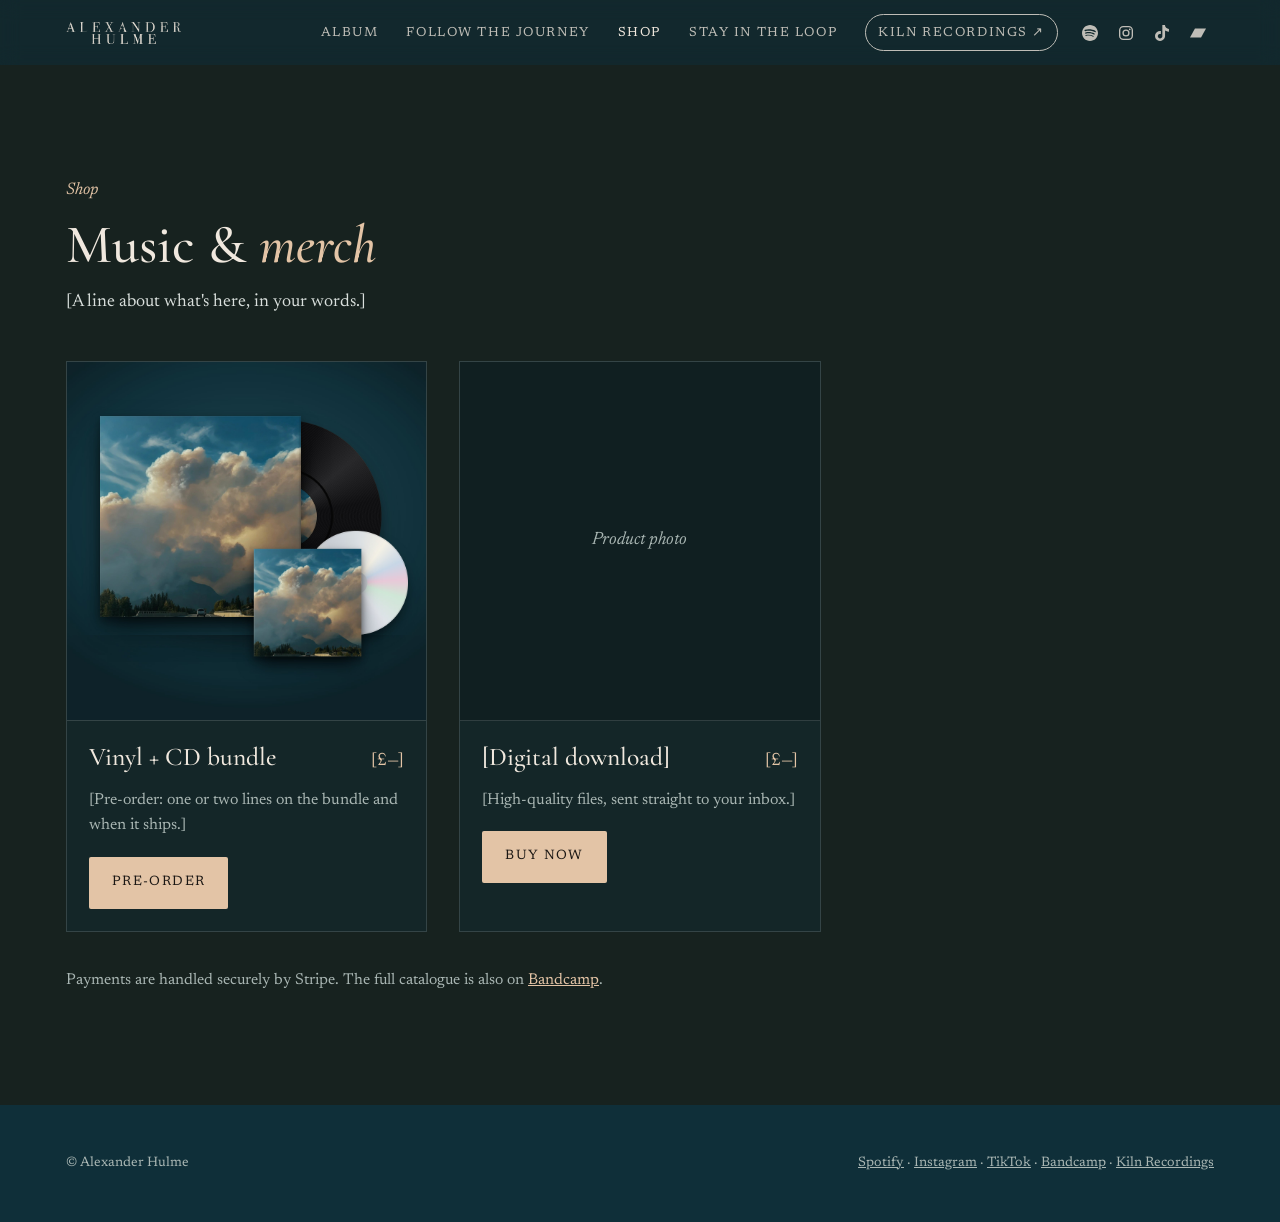
<file: kiln-site/shop.html>
<!doctype html>
<html lang="en-GB">
<head>
<meta charset="utf-8">
<meta name="viewport" content="width=device-width, initial-scale=1, viewport-fit=cover">
<title>Shop · Alexander Hulme</title>
<meta name="description" content="Music and merch from Alexander Hulme.">
<link rel="preconnect" href="https://fonts.googleapis.com">
<link rel="preconnect" href="https://fonts.gstatic.com" crossorigin>
<link rel="stylesheet" href="https://fonts.googleapis.com/css2?family=Archivo:wght@400;500;600;700;800&family=Cormorant+Garamond:ital,wght@0,400;0,500;1,400;1,500&family=IBM+Plex+Mono:wght@400&family=Newsreader:ital,opsz,wght@0,6..72,400;0,6..72,500;1,6..72,400&display=swap">
<link rel="stylesheet" href="assets/css/site.css">
</head>
<body class="ah">
<a class="skip" href="#main">Skip to content</a>
<header class="site-head">
  <div class="wrap">
    <a class="brand" href="hub.html"><img src="assets/img/ah-wordmark-light.png" alt="Alexander Hulme home"></a>
    <ul class="head-socials" aria-label="Alexander Hulme on">
      <li><a href="https://open.spotify.com/artist/3CO3ovB6kXekq0QKJLnGeZ" target="_blank" rel="noopener" aria-label="Spotify"><svg viewBox="0 0 24 24" aria-hidden="true"><path fill="currentColor" d="M12 0C5.4 0 0 5.4 0 12s5.4 12 12 12 12-5.4 12-12S18.66 0 12 0zm5.521 17.34c-.24.359-.66.48-1.021.24-2.82-1.74-6.36-2.101-10.561-1.141-.418.122-.779-.179-.899-.539-.12-.421.18-.78.54-.9 4.56-1.021 8.52-.6 11.64 1.32.42.18.479.659.301 1.02zm1.44-3.3c-.301.42-.841.6-1.262.3-3.239-1.98-8.159-2.58-11.939-1.38-.479.12-1.02-.12-1.14-.6-.12-.48.12-1.021.6-1.141C9.6 9.9 15 10.561 18.72 12.84c.361.181.54.78.241 1.2zm.12-3.36C15.24 8.4 8.82 8.16 5.16 9.301c-.6.179-1.2-.181-1.38-.721-.18-.601.18-1.2.72-1.381 4.26-1.26 11.28-1.02 15.721 1.621.539.3.719 1.02.419 1.56-.299.421-1.02.599-1.559.3z"/></svg></a></li>
      <li><a href="https://www.instagram.com/alexanderhulmemusic" target="_blank" rel="noopener" aria-label="Instagram"><svg viewBox="0 0 24 24" aria-hidden="true"><rect x="2.5" y="2.5" width="19" height="19" rx="5.5" fill="none" stroke="currentColor" stroke-width="2"/><circle cx="12" cy="12" r="4.4" fill="none" stroke="currentColor" stroke-width="2"/><circle cx="17.6" cy="6.4" r="1.3" fill="currentColor"/></svg></a></li>
      <li><a href="https://www.tiktok.com/@alexanderhulmemusic" target="_blank" rel="noopener" aria-label="TikTok"><svg viewBox="0 0 24 24" aria-hidden="true"><path fill="currentColor" d="M12.525.02c1.31-.02 2.61-.01 3.91-.02.08 1.53.63 3.09 1.75 4.17 1.12 1.11 2.7 1.62 4.24 1.79v4.03c-1.44-.05-2.89-.35-4.2-.97-.57-.26-1.1-.59-1.62-.93-.01 2.92.01 5.84-.02 8.75-.08 1.4-.54 2.79-1.35 3.94-1.31 1.92-3.58 3.17-5.91 3.21-1.43.08-2.86-.31-4.08-1.03-2.02-1.19-3.44-3.37-3.65-5.71-.02-.5-.03-1-.01-1.49.18-1.9 1.12-3.72 2.58-4.96 1.66-1.44 3.98-2.13 6.15-1.72.02 1.48-.04 2.96-.04 4.44-.99-.32-2.15-.23-3.02.37-.63.41-1.11 1.04-1.36 1.75-.21.51-.15 1.07-.14 1.61.24 1.64 1.82 3.02 3.5 2.87 1.12-.01 2.19-.66 2.77-1.61.19-.33.4-.67.41-1.06.1-1.79.06-3.57.07-5.36.01-4.03-.01-8.05.02-12.07z"/></svg></a></li>
      <li><a href="https://alexanderhulme.bandcamp.com" target="_blank" rel="noopener" aria-label="Bandcamp"><svg viewBox="0 0 24 24" aria-hidden="true"><path fill="currentColor" d="M0 18.75l7.437-13.5H24l-7.438 13.5H0z"/></svg></a></li>
    </ul>
    <nav aria-label="Alexander Hulme">
      <a href="alexander.html#album">Album</a>
      <a href="alexander.html#journal">Follow the journey</a>
      <a href="shop.html" aria-current="page">Shop</a>
      <a href="alexander.html#letters">Stay in the loop</a>
      <a class="cross" href="index.html">Kiln Recordings ↗</a>
    </nav>
  </div>
</header>

<main id="main" class="a-section">
  <div class="wrap">
    <header class="shop-head">
      <span class="a-label">Shop</span>
      <h2>Music &amp; <em>merch</em></h2>
      <p>[A line about what's here, in your words.]</p>
    </header>
    <!--
      HOW TO ADD A PRODUCT: copy one <article class="item"> block.
      Put the photo in assets/img/shop/ and swap the <span> in .item-shot for <img src="assets/img/shop/name.jpg" alt="">.
      Paste the checkout link into the button's href. Any of these work, and each handles payment, receipts and (for physical items) the delivery address:
        - Stripe Payment Link   (https://buy.stripe.com/...)
        - PayPal payment link   (https://www.paypal.com/ncp/payment/...)
        - Shopify Starter buy link
        - or a Bandcamp item page
    -->
    <div class="shop-grid">
        <article class="item">
          <div class="item-shot"><img src="assets/img/shop/vinyl-cd-bundle.jpg" alt="The debut album on vinyl and CD" width="2000" height="2000" loading="lazy"></div>
          <div class="item-body">
            <div class="item-top"><h3>Vinyl + CD bundle</h3><span class="item-price">[£—]</span></div>
            <p>[Pre-order: one or two lines on the bundle and when it ships.]</p>
            <a class="btn btn-solid" href="https://buy.stripe.com/28E00l56wdXNfRT2QT1sQ00">Pre-order</a>
          </div>
        </article>
        <article class="item">
          <div class="item-shot"><span>Product photo</span></div>
          <div class="item-body">
            <div class="item-top"><h3>[Digital download]</h3><span class="item-price">[£—]</span></div>
            <p>[High-quality files, sent straight to your inbox.]</p>
            <a class="btn btn-solid" href="#" target="_blank" rel="noopener">Buy now</a>
          </div>
        </article>
    </div>
    <p class="shop-note">Payments are handled securely by Stripe. The full catalogue is also on <a href="https://alexanderhulme.bandcamp.com" target="_blank" rel="noopener">Bandcamp</a>.</p>
  </div>
</main>

<footer class="site-foot">
  <div class="wrap">
    <span>© Alexander Hulme</span>
    <span><a href="https://open.spotify.com/artist/3CO3ovB6kXekq0QKJLnGeZ" target="_blank" rel="noopener">Spotify</a> · <a href="https://www.instagram.com/alexanderhulmemusic" target="_blank" rel="noopener">Instagram</a> · <a href="https://www.tiktok.com/@alexanderhulmemusic" target="_blank" rel="noopener">TikTok</a> · <a href="https://alexanderhulme.bandcamp.com" target="_blank" rel="noopener">Bandcamp</a> · <a href="index.html">Kiln Recordings</a></span>
  </div>
</footer>
<script src="assets/js/site.js"></script>
</body>
</html>
</file>
<file: kiln-site/assets/css/site.css>
/* =========================================================
   Kiln Recordings / Alexander Hulme — shared stylesheet
   Layout concept: one hub that splits into two worlds.
   Kiln = black studio, blush logo colour, technical mono labels.
   Alexander = teal mist and smoke, taken from the album cover.
   ========================================================= */
:root {
  /* Kiln (studio) */
  --k-bg: #0b0a0a;
  --k-surface: #151313;
  --k-line: #2a2524;
  --k-fg: #f3e9e5;          /* matches the logo blush */
  --k-muted: #9c8f8b;
  --k-ember: #c9774f;       /* used once: the glow behind the logo */

  /* Alexander (folk / mist) */
  --a-deep: #0f2f39;        /* teal sky */
  --a-pine: #17221f;        /* treeline */
  --a-mist: #d9dfdc;
  --a-smoke: #e3c4a6;       /* sunlit smoke */
  --a-fg: #f0e8de;
  --a-muted: #a9b6b3;

  /* Type */
  --f-kiln-display: "Archivo", "Helvetica Neue", Arial, sans-serif;
  --f-kiln-body: "Archivo", "Helvetica Neue", Arial, sans-serif;
  --f-mono: "IBM Plex Mono", ui-monospace, Menlo, monospace;
  --f-ah-display: "Cormorant Garamond", "Cormorant", Garamond, "Times New Roman", serif;
  --f-ah-body: "Newsreader", Georgia, "Times New Roman", serif;

  --gutter-l: max(16px, env(safe-area-inset-left, 0px));
  --gutter-r: max(16px, env(safe-area-inset-right, 0px));
  --measure: 65ch;
  color-scheme: dark;
}

*, *::before, *::after { box-sizing: border-box; }
html, body { margin: 0; }
body { font-size: 17px; line-height: 1.6; -webkit-font-smoothing: antialiased; }
img { max-width: 100%; display: block; }
a { color: inherit; }
h1, h2, h3 { text-wrap: balance; line-height: 1.1; margin: 0; }
p { margin: 0; }
:focus-visible { outline: 2px solid currentColor; outline-offset: 3px; }
.wrap { width: 100%; max-width: 1180px; margin-inline: auto; padding-left: var(--gutter-l); padding-right: var(--gutter-r); }
.skip { position: absolute; left: -9999px; }
.skip:focus { left: 16px; top: 16px; z-index: 99; padding: 8px 12px; background: #fff; color: #000; }

/* ---------- Site header (shared shape) ---------- */
.site-head { position: sticky; top: env(safe-area-inset-top, 0px); z-index: 20; backdrop-filter: blur(10px); -webkit-backdrop-filter: blur(10px); }
.site-head .wrap { display: flex; align-items: center; justify-content: space-between; gap: 16px; padding-block: 14px; flex-wrap: wrap; }
.site-head nav { display: flex; gap: clamp(12px, 2.4vw, 28px); flex-wrap: wrap; align-items: center; }
.site-head nav a { text-decoration: none; font-size: 0.82rem; letter-spacing: 0.12em; text-transform: uppercase; opacity: 0.78; }
.site-head nav a:hover, .site-head nav a[aria-current] { opacity: 1; }
.site-head .brand img { height: 46px; width: auto; }
.cross { font-size: 0.78rem; letter-spacing: 0.12em; text-transform: uppercase; text-decoration: none; padding: 7px 12px; border: 1px solid currentColor; border-radius: 999px; opacity: 0.85; white-space: nowrap; }
.cross:hover { opacity: 1; }
.site-foot { padding-block: 48px; font-size: 0.85rem; }
.site-foot .wrap { display: flex; justify-content: space-between; gap: 16px; flex-wrap: wrap; }

/* =========================================================
   HUB
   ========================================================= */
body.hub { background: var(--k-bg); color: var(--k-fg); font-family: var(--f-kiln-body); }
body.hub::before, body.kiln::before { content: ""; position: fixed; inset: 0 0 auto; height: env(safe-area-inset-top, 0px); z-index: 10; background: var(--k-bg); }
.split { display: grid; grid-template-columns: 1fr 1fr; min-height: min(100vh, 900px); }
.half { position: relative; display: flex; flex-direction: column; justify-content: flex-end; gap: 18px; padding: 48px var(--gutter-r) 48px var(--gutter-l); text-decoration: none; overflow: hidden; isolation: isolate; min-height: 420px; }
.half .tag { font-family: var(--f-mono); font-size: 0.75rem; letter-spacing: 0.14em; text-transform: uppercase; opacity: 0.75; }
.half .go { font-size: 0.82rem; letter-spacing: 0.14em; text-transform: uppercase; display: inline-flex; gap: 10px; align-items: center; }
.half .go span { transition: transform .3s ease; }
.half:hover .go span { transform: translateX(6px); }
.half-kiln { background: var(--k-bg); color: var(--k-fg); }
.half-kiln .logo { width: min(420px, 80%); margin-bottom: auto; margin-top: 18vh; }
.half-kiln::before { content: ""; position: absolute; inset: 10% -20% auto -20%; height: 70%; background: radial-gradient(closest-side, rgba(201,119,79,.28), rgba(201,119,79,0)); z-index: -1; transition: opacity .6s; opacity: .7; }
.half-kiln:hover::before { opacity: 1; }
.half-ah { color: var(--a-fg); background: var(--a-deep) url("../img/album-cover.jpg") center 40% / cover; }
.half-ah::before { content: ""; position: absolute; inset: 0; background: linear-gradient(180deg, rgba(15,47,57,.15), rgba(15,25,24,.78)); z-index: -1; }
.half-ah .logo { width: min(440px, 86%); margin-bottom: auto; margin-top: 18vh; filter: drop-shadow(0 2px 14px rgba(0,0,0,.35)); }
.half-ah .go, .half-ah .tag { font-family: var(--f-ah-body); }
.half p.blurb { max-width: 38ch; font-size: 1rem; opacity: .85; }
.half-ah p.blurb { font-family: var(--f-ah-body); font-size: 1.08rem; }
@media (max-width: 760px) {
  .split { grid-template-columns: 1fr; min-height: 0; }
  .half { min-height: 360px; }
  .half-kiln .logo, .half-ah .logo { margin-top: 24px; }
}

/* =========================================================
   KILN RECORDINGS
   ========================================================= */
body.kiln { background: var(--k-bg); color: var(--k-fg); font-family: var(--f-kiln-body); }
.kiln .site-head { background: rgba(11,10,10,.82); border-bottom: 1px solid var(--k-line); }
.k-label { font-family: var(--f-mono); font-size: 0.75rem; letter-spacing: 0.16em; text-transform: uppercase; color: var(--k-muted); }
.k-hero { position: relative; padding-block: clamp(72px, 12vw, 150px) clamp(56px, 8vw, 96px); overflow: hidden; isolation: isolate; }
.k-hero::before { content: ""; position: absolute; left: 50%; top: 18%; width: min(900px, 120vw); aspect-ratio: 1.6; translate: -50% 0; background: radial-gradient(closest-side, rgba(201,119,79,.32), rgba(201,119,79,.08) 55%, rgba(201,119,79,0)); z-index: -1; animation: kilnbreathe 7s ease-in-out infinite alternate; }
@keyframes kilnbreathe { from { opacity: .55; scale: .96; } to { opacity: 1; scale: 1.04; } }
.k-hero .wrap { display: grid; gap: 32px; justify-items: center; text-align: center; }
.k-hero img { width: min(560px, 88%); }
.k-hero h1 { font-family: var(--f-kiln-display); font-weight: 500; font-size: clamp(1.5rem, 3.4vw, 2.4rem); letter-spacing: -0.01em; max-width: 26ch; }
.k-hero p { color: var(--k-muted); max-width: 52ch; }
.btn { display: inline-flex; align-items: center; gap: 10px; padding: 14px 22px; font-size: 0.85rem; letter-spacing: 0.12em; text-transform: uppercase; text-decoration: none; border-radius: 2px; cursor: pointer; border: 1px solid transparent; font-family: inherit; }
.kiln .btn-solid { background: var(--k-fg); color: var(--k-bg); }
.kiln .btn-solid:hover { background: #fff; }
.kiln .btn-line { border-color: var(--k-line); color: var(--k-fg); background: transparent; }
.kiln .btn-line:hover { border-color: var(--k-fg); }
.btn-row { display: flex; gap: 12px; flex-wrap: wrap; justify-content: center; }

/* Hero with portrait */
.k-hero .k-hero-grid { grid-template-columns: minmax(0, 1.15fr) minmax(0, 0.85fr); gap: clamp(32px, 6vw, 88px); align-items: center; justify-items: stretch; text-align: left; }
.k-hero-copy { display: grid; gap: 26px; justify-items: start; }
.k-hero-copy .k-hero-logo { width: min(520px, 100%); }
.k-hero-copy h1, .k-hero-copy p { font-family: var(--f-kiln-body); font-weight: 400; font-size: 1.0625rem; letter-spacing: 0; line-height: 1.6; max-width: 54ch; color: var(--k-fg); }
.k-hero-copy .btn-row { justify-content: flex-start; }
.k-portrait { margin: 0; display: grid; gap: 12px; justify-self: end; width: 100%; max-width: 440px; }
.k-portrait img { width: 100%; height: auto; aspect-ratio: 3 / 4; object-fit: cover; filter: saturate(.9) contrast(1.02); }
.k-hero::before { left: 30%; }

/* Featured on */
.featured { border-top: 1px solid var(--k-line); border-bottom: 1px solid var(--k-line); padding-block: 32px; }
.featured .wrap { display: flex; align-items: center; gap: 20px 40px; flex-wrap: wrap; }
.featured-list { list-style: none; margin: 0; padding: 0; display: flex; flex-wrap: wrap; gap: 20px clamp(28px, 4vw, 56px); align-items: center; }
.featured-list li { font-family: var(--f-kiln-display); font-weight: 700; font-size: 1.05rem; letter-spacing: -0.01em; color: var(--k-fg); opacity: .8; }
.featured-list img { height: var(--h, 32px); width: auto; max-width: 100%; opacity: .82; transition: opacity .2s; }
.featured-list img:hover { opacity: 1; }

/* Testimonials */
.quotes { display: grid; grid-template-columns: repeat(3, minmax(0, 1fr)); gap: clamp(24px, 3vw, 40px); }
.quote { margin: 0; display: grid; grid-template-rows: 1fr auto; gap: 22px; padding-top: 22px; border-top: 1px solid var(--k-fg); min-width: 0; }
.quote blockquote { margin: 0; position: relative; }
.quote blockquote::before { content: "\201C"; display: block; font-family: var(--f-ah-display); font-size: 4rem; line-height: .6; height: .45em; color: var(--k-ember); }
.quote blockquote p { font-size: 1rem; line-height: 1.65; color: var(--k-fg); opacity: .9; }
.quote figcaption { display: flex; justify-content: space-between; gap: 12px; font-family: var(--f-mono); font-size: .78rem; letter-spacing: .12em; text-transform: uppercase; }
.quote figcaption b { font-weight: 400; }
.quote figcaption span { color: var(--k-muted); }

/* Studio photo band */
.studio-band { position: relative; border-top: 1px solid var(--k-line); }
.studio-band img { width: 100%; max-width: none; height: clamp(280px, 52vw, 640px); object-fit: cover; object-position: 60% 55%; }
.studio-caption { display: grid; gap: 8px; padding-block: 20px; }
.studio-caption p { color: var(--k-muted); max-width: 60ch; }

@media (max-width: 860px) {
  .k-hero .k-hero-grid { grid-template-columns: 1fr; }
  .k-portrait { justify-self: start; max-width: 420px; }
  .quotes { grid-template-columns: 1fr; }
}

.k-section { padding-block: clamp(64px, 9vw, 112px); border-top: 1px solid var(--k-line); }
.k-section h2 { font-family: var(--f-kiln-display); font-weight: 800; font-size: clamp(2rem, 5vw, 3.6rem); letter-spacing: -0.03em; text-transform: uppercase; }
.k-head { display: grid; grid-template-columns: minmax(0, 1fr) minmax(0, 1.2fr); gap: 32px; align-items: end; margin-bottom: 48px; }
.k-head p { color: var(--k-muted); max-width: 52ch; }

.services { display: grid; grid-template-columns: repeat(2, minmax(0, 1fr)); border-top: 1px solid var(--k-line); border-left: 1px solid var(--k-line); }
.service { padding: 32px clamp(20px, 3vw, 36px); border-right: 1px solid var(--k-line); border-bottom: 1px solid var(--k-line); display: grid; gap: 14px; align-content: start; min-width: 0; }
.service h3 { font-family: var(--f-kiln-display); font-weight: 700; font-size: 1.5rem; letter-spacing: -0.01em; }
.service p { color: var(--k-muted); }
.service .price { font-family: var(--f-mono); font-size: 0.9rem; color: var(--k-fg); font-variant-numeric: tabular-nums; }
.service ul { margin: 0; padding-left: 1.1em; color: var(--k-muted); font-size: 0.95rem; }

.steps { list-style: none; margin: 0; padding: 0; display: grid; grid-template-columns: repeat(4, minmax(0, 1fr)); gap: 0; counter-reset: s; }
.steps li { counter-increment: s; padding: 24px 24px 24px 0; border-top: 1px solid var(--k-fg); display: grid; gap: 10px; align-content: start; min-width: 0; }
.steps li + li { padding-left: 24px; }
.steps li::before { content: "0" counter(s); font-family: var(--f-mono); font-size: 0.8rem; color: var(--k-muted); }
.steps h3 { font-family: var(--f-kiln-display); font-weight: 700; font-size: 1.15rem; }
.steps p { color: var(--k-muted); font-size: 0.95rem; }

.spec-wrap { overflow-x: auto; }
.spec { width: 100%; border-collapse: collapse; font-family: var(--f-mono); font-size: 0.88rem; font-variant-numeric: tabular-nums; min-width: 520px; }
.spec th, .spec td { text-align: left; padding: 14px 16px 14px 0; border-bottom: 1px solid var(--k-line); vertical-align: top; }
.spec th { color: var(--k-muted); font-weight: 400; letter-spacing: .08em; text-transform: uppercase; font-size: .72rem; }

.credits { display: grid; grid-template-columns: repeat(auto-fill, minmax(min(100%, 220px), 1fr)); gap: 24px; }
.credit { display: grid; gap: 10px; }
.credit .art { aspect-ratio: 1; background: var(--k-surface); border: 1px dashed var(--k-line); display: grid; place-items: center; color: var(--k-muted); font-family: var(--f-mono); font-size: .75rem; text-align: center; padding: 12px; }
.credit b { font-weight: 600; }
.credit span { color: var(--k-muted); font-size: .9rem; }
.placeholder-note { font-family: var(--f-mono); font-size: .75rem; color: var(--k-ember); letter-spacing: .04em; }

.enquire { display: grid; grid-template-columns: minmax(0, 0.9fr) minmax(0, 1.3fr); gap: clamp(32px, 6vw, 80px); }
.enquire aside { display: grid; gap: 18px; align-content: start; }
.enquire aside p { color: var(--k-muted); }
form.k-form { display: grid; grid-template-columns: 1fr 1fr; gap: 18px; }
.field { display: grid; gap: 6px; min-width: 0; }
.field.full { grid-column: 1 / -1; }
.field label { font-family: var(--f-mono); font-size: .72rem; letter-spacing: .14em; text-transform: uppercase; color: var(--k-muted); }
.kiln input, .kiln select, .kiln textarea { width: 100%; font: inherit; font-size: 1rem; color: var(--k-fg); background: var(--k-surface); border: 1px solid var(--k-line); border-radius: 2px; padding: 12px 14px; }
.kiln input:focus, .kiln select:focus, .kiln textarea:focus { outline: none; border-color: var(--k-fg); }
.kiln textarea { min-height: 140px; resize: vertical; }
.form-status { grid-column: 1 / -1; font-size: .95rem; color: var(--k-fg); }
.kiln .site-foot { border-top: 1px solid var(--k-line); color: var(--k-muted); }

@media (max-width: 860px) {
  .k-head, .enquire { grid-template-columns: 1fr; }
  .steps { grid-template-columns: 1fr 1fr; }
  .steps li:nth-child(3) { padding-left: 0; }
}
@media (max-width: 560px) {
  .services, .steps, form.k-form { grid-template-columns: 1fr; }
  .steps li, .steps li + li { padding-left: 0; }
  .site-head .brand img { height: 40px; }
}

/* =========================================================
   ALEXANDER HULME
   ========================================================= */
body.ah { background: var(--a-pine); color: var(--a-fg); font-family: var(--f-ah-body); font-size: 18px; }
body.ah::before { content: ""; position: fixed; inset: 0 0 auto; height: env(safe-area-inset-top, 0px); z-index: 10; background: var(--a-deep); }
.ah .site-head { background: rgba(15,47,57,.55); }
.ah .site-head nav a { font-family: var(--f-ah-body); }
.ah .site-head .brand img { height: 22px; }

.a-hero { position: relative; overflow: hidden; isolation: isolate; padding-block: clamp(64px, 10vw, 128px) clamp(80px, 12vw, 160px);
  background: linear-gradient(180deg, var(--a-deep) 0%, #24505a 38%, #6d7f7a 70%, var(--a-pine) 100%); }
.mist { position: absolute; inset: -10% -30%; z-index: -1; pointer-events: none; background:
  radial-gradient(40% 22% at 20% 62%, rgba(227,196,166,.38), transparent 70%),
  radial-gradient(45% 25% at 75% 48%, rgba(217,223,220,.30), transparent 70%),
  radial-gradient(60% 20% at 50% 85%, rgba(217,223,220,.35), transparent 70%);
  filter: blur(18px); animation: drift 38s ease-in-out infinite alternate; }
.mist.two { animation-duration: 55s; animation-direction: alternate-reverse; opacity: .7; }
@keyframes drift { from { transform: translateX(-6%); } to { transform: translateX(6%); } }
.ridge { position: absolute; left: 0; right: 0; bottom: -1px; height: clamp(90px, 16vw, 200px); z-index: -1; color: var(--a-pine); }
.ridge svg { width: 100%; height: 100%; display: block; }
.a-hero .wrap { display: grid; grid-template-columns: minmax(0, 1fr) minmax(0, 1fr); gap: clamp(32px, 6vw, 80px); align-items: center; }
.cover { box-shadow: 0 30px 60px -20px rgba(0,0,0,.6); aspect-ratio: 1; width: 100%; max-width: 520px; object-fit: cover; }
.a-copy { display: grid; gap: 22px; }
.a-label { font-family: var(--f-ah-body); font-style: italic; font-size: 1.05rem; color: var(--a-smoke); }
.a-hero h1 { font-family: var(--f-ah-display); font-weight: 500; font-size: clamp(2.8rem, 7vw, 5.2rem); line-height: .95; letter-spacing: -0.01em; }
.a-hero h1 em { font-style: italic; font-weight: 400; }
.a-hero p { max-width: 44ch; color: var(--a-mist); }
.release { font-variant-numeric: tabular-nums; letter-spacing: .14em; text-transform: uppercase; font-size: .8rem; color: var(--a-mist); display: flex; gap: 18px; flex-wrap: wrap; }
.ah .btn { font-family: var(--f-ah-body); letter-spacing: .1em; }
.ah .btn-solid { background: var(--a-smoke); color: #1b1714; }
.ah .btn-solid:hover { background: #f0d6bc; }
.ah .btn-line { border-color: rgba(240,232,222,.45); color: var(--a-fg); }
.ah .btn-line:hover { border-color: var(--a-fg); }
.ah .btn-row { justify-content: flex-start; }

.a-section { padding-block: clamp(64px, 9vw, 112px); }
.a-section h2 { font-family: var(--f-ah-display); font-weight: 500; font-size: clamp(2.2rem, 5vw, 3.4rem); }
.a-section h2 em { font-style: italic; color: var(--a-smoke); }
.a-two { display: grid; grid-template-columns: minmax(0, 0.8fr) minmax(0, 1.2fr); gap: clamp(32px, 6vw, 80px); }
.prose { display: grid; gap: 1.1em; max-width: var(--measure); color: var(--a-mist); }
.prose p:first-child::first-letter { font-family: var(--f-ah-display); font-size: 3.4em; float: left; line-height: .8; padding: 6px 10px 0 0; color: var(--a-smoke); }

.tracks { list-style: none; margin: 0; padding: 0; counter-reset: t; display: grid; }
.tracks li { counter-increment: t; display: grid; grid-template-columns: 2.4em 1fr auto; gap: 12px; padding: 14px 0; border-bottom: 1px solid rgba(217,223,220,.16); align-items: baseline; }
.tracks li::before { content: counter(t, upper-roman); font-family: var(--f-ah-display); font-style: italic; color: var(--a-smoke); }
.tracks .len { font-variant-numeric: tabular-nums; color: var(--a-muted); font-size: .9rem; }

.listen { display: flex; gap: 12px; flex-wrap: wrap; }

.journal-list { display: grid; gap: 0; }
.post-link { display: grid; grid-template-columns: 9em minmax(0, 1fr); gap: 24px; padding: 26px 0; border-top: 1px solid rgba(217,223,220,.16); text-decoration: none; }
.post-link:last-child { border-bottom: 1px solid rgba(217,223,220,.16); }
.post-link time { color: var(--a-muted); font-style: italic; }
.post-link h3 { font-family: var(--f-ah-display); font-weight: 500; font-size: 1.8rem; }
.post-link p { color: var(--a-muted); margin-top: 6px; }
.post-link:hover h3 { color: var(--a-smoke); }

.signup { background: linear-gradient(180deg, var(--a-pine), var(--a-deep)); }
.signup .wrap { display: grid; gap: 20px; justify-items: start; }
.signup form { display: flex; gap: 10px; flex-wrap: wrap; width: 100%; max-width: 560px; }
.signup input { flex: 1 1 240px; min-width: 0; font: inherit; color: var(--a-fg); background: rgba(240,232,222,.08); border: 1px solid rgba(240,232,222,.3); padding: 12px 14px; border-radius: 2px; }
.signup input::placeholder { color: var(--a-muted); }
.signup .form-status { color: var(--a-smoke); }
.ah .placeholder-note { color: var(--a-smoke); font-family: var(--f-mono); font-size: .72rem; }

.article { padding-block: clamp(48px, 8vw, 96px); }
.article header { display: grid; gap: 14px; margin-bottom: 40px; max-width: var(--measure); }
.article h1 { font-family: var(--f-ah-display); font-weight: 500; font-size: clamp(2.4rem, 6vw, 4rem); }
.article .prose { font-size: 1.1rem; }
.ah .site-foot { color: var(--a-muted); background: var(--a-deep); }

@media (max-width: 820px) {
  .a-hero .wrap, .a-two { grid-template-columns: 1fr; }
  .post-link { grid-template-columns: 1fr; gap: 6px; }
}

@media (prefers-reduced-motion: reduce) {
  *, *::before, *::after { animation: none !important; transition: none !important; }
}

/* =========================================================
   KILN — Listen player
   ========================================================= */
.tracks-k { list-style: none; margin: 0; padding: 0; display: grid; border-top: 1px solid var(--k-line); }
.track { display: grid; grid-template-columns: 64px 48px minmax(0, 1fr) auto; grid-template-areas: "art play meta link" "art play bar ab"; column-gap: 18px; row-gap: 10px; align-items: center; padding: 18px 0; border-bottom: 1px solid var(--k-line); transition: background .3s; }
.track.is-playing { background: linear-gradient(90deg, rgba(201,119,79,.10), transparent 70%); }
.t-art { grid-area: art; width: 64px; height: 64px; object-fit: cover; display: grid; place-items: center; background: var(--k-surface); border: 1px solid var(--k-line); font-family: var(--f-mono); font-size: .72rem; letter-spacing: .1em; text-transform: uppercase; color: var(--k-muted); }
.t-meta { grid-area: meta; display: flex; flex-wrap: wrap; align-items: baseline; gap: 4px 14px; min-width: 0; }
.t-meta b { font-family: var(--f-kiln-display); font-weight: 700; font-size: 1.15rem; }
.t-meta span { color: var(--k-muted); }
.t-role { font-family: var(--f-mono); font-size: .72rem; letter-spacing: .1em; text-transform: uppercase; color: var(--k-muted); }
.t-meta .t-role { flex-basis: 100%; }
.t-play { grid-area: play; width: 48px; height: 48px; border-radius: 50%; border: 1px solid var(--k-fg); background: transparent; color: var(--k-fg); display: grid; place-items: center; cursor: pointer; padding: 0; }
.t-play:hover:not(:disabled), .is-playing .t-play { background: var(--k-fg); color: var(--k-bg); }
.t-play:disabled { border-color: var(--k-line); color: var(--k-line); cursor: default; }
.t-play svg { width: 16px; height: 16px; fill: currentColor; }
.t-bar { grid-area: bar; display: flex; align-items: center; gap: 14px; min-width: 0; }
.kiln .t-seek { background: transparent; border: 0; padding: 0; border-radius: 0; }
.t-seek { flex: 1; min-width: 0; -webkit-appearance: none; appearance: none; height: 18px; background: transparent; cursor: pointer; margin: 0; }
.t-seek::-webkit-slider-runnable-track { height: 2px; background: linear-gradient(90deg, var(--k-ember) var(--p, 0%), var(--k-line) var(--p, 0%)); }
.t-seek::-moz-range-track { height: 2px; background: linear-gradient(90deg, var(--k-ember) var(--p, 0%), var(--k-line) var(--p, 0%)); }
.t-seek::-webkit-slider-thumb { -webkit-appearance: none; width: 12px; height: 12px; border-radius: 50%; background: var(--k-fg); margin-top: -5px; border: 0; }
.t-seek::-moz-range-thumb { width: 12px; height: 12px; border-radius: 50%; background: var(--k-fg); border: 0; }
.t-seek:disabled { cursor: default; opacity: .5; }
.t-time { font-family: var(--f-mono); font-size: .78rem; color: var(--k-muted); font-variant-numeric: tabular-nums; white-space: nowrap; }
.t-soon { font-family: var(--f-mono); font-size: .72rem; letter-spacing: .1em; text-transform: uppercase; color: var(--k-muted); }
.t-ab { grid-area: ab; display: inline-flex; border: 1px solid var(--k-line); border-radius: 999px; padding: 3px; justify-self: end; }
.t-ab button { font: inherit; font-family: var(--f-mono); font-size: .7rem; letter-spacing: .1em; text-transform: uppercase; color: var(--k-muted); background: transparent; border: 0; border-radius: 999px; padding: 6px 12px; cursor: pointer; white-space: nowrap; }
.t-ab button[aria-pressed="true"] { background: var(--k-fg); color: var(--k-bg); }
.t-link { grid-area: link; justify-self: end; font-size: .78rem; letter-spacing: .12em; text-transform: uppercase; text-decoration: none; color: var(--k-muted); white-space: nowrap; }
.t-link:hover { color: var(--k-fg); }
@media (max-width: 640px) {
  .track { grid-template-columns: 56px minmax(0, 1fr) auto; grid-template-areas: "art meta meta" "play bar bar" "ab ab link"; column-gap: 14px; }
  .t-art { width: 56px; height: 56px; }
  .t-ab { justify-self: start; }
}

/* =========================================================
   ALEXANDER — centred album hero + preview player
   ========================================================= */
.a-hero .a-stack { grid-template-columns: 1fr; justify-items: center; text-align: center; gap: 26px; }
.a-stack .cover { max-width: min(460px, 100%); height: auto; }
.a-hero .debut { line-height: 1.2; font-family: var(--f-ah-display); font-weight: 500; font-size: clamp(1.3rem, 2.6vw, 1.8rem); letter-spacing: .32em; text-transform: uppercase; padding-left: .32em; color: var(--a-fg); }
.a-stack .btn-row { justify-content: center; }
.preview { display: flex; align-items: center; gap: 14px; width: min(420px, 100%); padding: 10px 16px 10px 10px; border: 1px solid rgba(240,232,222,.28); border-radius: 999px; background: rgba(15,47,57,.35); backdrop-filter: blur(6px); -webkit-backdrop-filter: blur(6px); }
.preview-play { flex: none; width: 42px; height: 42px; border-radius: 50%; border: 0; background: var(--a-smoke); color: #1b1714; display: grid; place-items: center; cursor: pointer; padding: 0; }
.preview-play svg { width: 14px; height: 14px; fill: currentColor; }
.preview-play:hover { background: #f0d6bc; }
.preview-body { flex: 1; min-width: 0; display: grid; gap: 7px; text-align: left; }
.preview-label { font-style: italic; color: var(--a-mist); font-size: .98rem; line-height: 1; }
.preview-line { height: 2px; background: rgba(240,232,222,.22); cursor: pointer; position: relative; }
.preview-line span { position: absolute; inset: 0 auto 0 0; width: 0; background: var(--a-smoke); }
.preview-time { font-variant-numeric: tabular-nums; font-size: .85rem; color: var(--a-muted); }
.a-section .a-label { display: block; }

/* Kiln hero + featured: centred */
.k-hero .k-hero-grid { text-align: center; }
.k-hero-copy { justify-items: center; }
.k-hero-copy h1, .k-hero-copy p { margin-inline: auto; }
.k-hero-copy .btn-row { justify-content: center; }
.k-portrait { justify-self: center; justify-items: center; }
.featured .wrap { flex-direction: column; justify-content: center; gap: 22px; text-align: center; }
.featured-list { justify-content: center; }
@media (max-width: 860px) {
  .k-portrait { justify-self: center; }
}

/* Testimonials slider */
.slider { display: grid; gap: 28px; }
.quotes.q-track { display: flex; gap: 0; overflow-x: auto; scroll-snap-type: x mandatory; scroll-behavior: smooth; scrollbar-width: none; overscroll-behavior-x: contain; }
.q-track::-webkit-scrollbar { display: none; }
.q-track:focus-visible { outline: 1px solid var(--k-line); outline-offset: 8px; }
.q-track .quote { flex: 0 0 100%; scroll-snap-align: start; border-top: 0; padding: 0 clamp(0px, 8vw, 120px); text-align: center; grid-template-rows: auto auto; gap: 28px; align-content: center; }
.q-track .quote blockquote::before { font-size: 5rem; height: .5em; }
.q-track .quote blockquote p { font-size: clamp(1.1rem, 1.9vw, 1.45rem); line-height: 1.6; max-width: 46ch; margin-inline: auto; }
.q-track .quote figcaption { justify-content: center; gap: 18px; }
.q-controls { display: flex; align-items: center; justify-content: center; gap: 22px; }
.q-btn { width: 44px; height: 44px; border-radius: 50%; border: 1px solid var(--k-line); background: transparent; color: var(--k-fg); font-size: 1.1rem; cursor: pointer; }
.q-btn:hover { border-color: var(--k-fg); }
.q-dots { display: flex; gap: 10px; }
.q-dots button { width: 9px; height: 9px; border-radius: 50%; border: 1px solid var(--k-muted); background: transparent; padding: 0; cursor: pointer; }
.q-dots button[aria-current="true"] { background: var(--k-fg); border-color: var(--k-fg); }

/* Plugins page */
.p-hero .wrap { display: grid; gap: 18px; justify-items: center; text-align: center; }
.p-hero .p-title { font-family: var(--f-kiln-display); font-weight: 800; font-size: clamp(3rem, 9vw, 6.5rem); letter-spacing: -0.04em; text-transform: uppercase; max-width: none; }
.p-hero p { max-width: 52ch; }
.plugins { display: grid; grid-template-columns: repeat(auto-fill, minmax(min(100%, 320px), 1fr)); gap: clamp(20px, 3vw, 32px); }
.plugin { display: grid; grid-template-rows: auto 1fr; background: var(--k-surface); border: 1px solid var(--k-line); min-width: 0; }
.p-shot { aspect-ratio: 4 / 3; background: #050505; border-bottom: 1px solid var(--k-line); display: grid; place-items: center; overflow: hidden; }
.p-shot img { width: 100%; height: 100%; object-fit: contain; }
.p-shot span { font-family: var(--f-mono); font-size: .72rem; letter-spacing: .14em; text-transform: uppercase; color: var(--k-muted); }
.p-body { display: grid; gap: 14px; align-content: start; padding: 22px; }
.p-top { display: flex; justify-content: space-between; align-items: baseline; gap: 12px; flex-wrap: wrap; }
.p-top h2 { font-family: var(--f-kiln-display); font-weight: 700; font-size: 1.4rem; letter-spacing: -0.01em; }
.p-price { font-family: var(--f-mono); font-size: .85rem; color: var(--k-fg); white-space: nowrap; }
.p-body p { color: var(--k-muted); font-size: .98rem; }
.p-specs { list-style: none; margin: 0; padding: 0; display: flex; flex-wrap: wrap; gap: 8px; }
.p-specs li { font-family: var(--f-mono); font-size: .7rem; letter-spacing: .1em; text-transform: uppercase; color: var(--k-muted); border: 1px solid var(--k-line); padding: 5px 9px; }
.p-body .btn { justify-self: start; margin-top: 6px; }
.p-note { margin-top: 32px; color: var(--k-muted); font-size: .95rem; text-align: center; }

/* Plugins: logo hero + categories */
.p-hero .p-logo { margin: 0 0 18px; line-height: 0; }
.p-hero .p-logo img { width: min(560px, 86vw); height: auto; }
.p-jump { display: flex; gap: 10px; justify-content: center; margin-top: 6px; }
.p-jump a { font-size: .8rem; letter-spacing: .14em; text-transform: uppercase; text-decoration: none; padding: 8px 16px; border: 1px solid var(--k-line); border-radius: 999px; color: var(--k-fg); }
.p-jump a:hover { border-color: #d68b63; color: #d68b63; }
.p-cat-head { display: grid; gap: 12px; justify-items: center; text-align: center; margin-bottom: 40px; }
.p-cat-head h2 { font-family: var(--f-kiln-display); font-weight: 800; font-size: clamp(2rem, 5vw, 3.4rem); letter-spacing: -0.03em; text-transform: uppercase; }
.p-cat-head p { color: var(--k-muted); max-width: 48ch; }
.p-top h3 { font-family: var(--f-kiln-display); font-weight: 700; font-size: 1.4rem; letter-spacing: -0.01em; }
.p-cat .plugins { grid-template-columns: repeat(auto-fit, minmax(min(100%, 320px), 400px)); justify-content: center; }

/* Alexander: social icons */
.socials { list-style: none; margin: 0; padding: 0; display: flex; gap: 10px; justify-content: center; flex-wrap: wrap; }
.socials a { display: grid; place-items: center; width: 44px; height: 44px; border-radius: 50%; color: var(--a-fg); border: 1px solid rgba(240,232,222,.3); background: rgba(15,47,57,.3); transition: color .2s, border-color .2s, background .2s; }
.socials a:hover, .socials a:focus-visible { color: #1b1714; background: var(--a-smoke); border-color: var(--a-smoke); }
.socials svg { width: 19px; height: 19px; }

/* Alexander: shop */
.shop-head { display: grid; gap: 12px; margin-bottom: clamp(28px, 4vw, 44px); }
.shop-head p { color: var(--a-mist); max-width: 52ch; }
.shop-grid { display: grid; grid-template-columns: repeat(auto-fill, minmax(min(100%, 280px), 1fr)); gap: clamp(20px, 3vw, 32px); }
.item { display: grid; grid-template-rows: auto 1fr; min-width: 0; background: rgba(15,47,57,.35); border: 1px solid rgba(217,223,220,.16); }
.item-shot { aspect-ratio: 1; display: grid; place-items: center; overflow: hidden; background: rgba(0,0,0,.18); border-bottom: 1px solid rgba(217,223,220,.16); }
.item-shot img { width: 100%; height: 100%; object-fit: cover; }
.item-shot span { font-style: italic; color: var(--a-muted); }
.item-body { display: grid; gap: 12px; align-content: start; padding: 22px; }
.item-top { display: flex; justify-content: space-between; align-items: baseline; gap: 12px; flex-wrap: wrap; }
.item-top h3 { font-family: var(--f-ah-display); font-weight: 500; font-size: 1.6rem; line-height: 1.1; }
.item-price { font-variant-numeric: tabular-nums; color: var(--a-smoke); white-space: nowrap; }
.item-body p { color: var(--a-muted); font-size: 1rem; }
.item-body .btn { justify-self: start; margin-top: 6px; }
.shop-note { margin-top: 36px; color: var(--a-muted); font-size: .98rem; }
.shop-note a { color: var(--a-smoke); }

/* Alexander: social icons in the menu bar */
.head-socials { list-style: none; margin: 0; padding: 0; display: flex; align-items: center; gap: 4px; order: 3; }
.ah .site-head nav { order: 2; margin-left: auto; }
.head-socials a { display: grid; place-items: center; width: 32px; height: 32px; color: var(--a-fg); opacity: .78; transition: opacity .2s, color .2s; }
.head-socials a:hover, .head-socials a:focus-visible { opacity: 1; color: var(--a-smoke); }
.head-socials svg { width: 16px; height: 16px; }
@media (max-width: 820px) {
  .head-socials { order: 2; margin-left: auto; margin-right: -6px; }
  .ah .site-head nav { order: 3; margin-left: 0; width: 100%; }
}

/* Listen: Mastered + Mixed side by side */
.listen-cols { display: grid; grid-template-columns: repeat(2, minmax(0, 1fr)); gap: clamp(32px, 5vw, 72px); align-items: start; }
.listen-col { min-width: 0; }
.listen-col-head { display: grid; gap: 8px; margin-bottom: 22px; }
.listen-col-head h3 { font-family: var(--f-kiln-display); font-weight: 800; text-transform: uppercase; letter-spacing: -0.01em; line-height: 1; font-size: clamp(1.5rem, 2.6vw, 2.1rem); }
.listen-col .track { grid-template-columns: 56px 44px minmax(0, 1fr) auto; grid-template-areas: "art play meta meta" "art play bar bar" ". . ab link"; column-gap: 14px; row-gap: 0; align-items: center; padding: 16px 0; }
.listen-col .t-art { width: 56px; height: 56px; }
.listen-col .t-play { width: 44px; height: 44px; }
.listen-col .t-bar { padding-top: 8px; }
.listen-col .t-ab { justify-self: start; margin-top: 12px; }
.listen-col .t-link { margin-top: 12px; align-self: center; }
@media (max-width: 860px) { .listen-cols { grid-template-columns: 1fr; gap: 48px; } }

/* Listen: scrolling cover strip + Spotify player */
.releases { display: grid; gap: 28px; }
.rel-ctrl { display: flex; gap: 10px; justify-content: flex-end; }
@media (hover: none) { .rel-ctrl { display: none; } }
.rel-track { list-style: none; margin: 0; padding: 0 0 6px; display: flex; gap: clamp(14px, 2vw, 24px); overflow-x: auto; scroll-snap-type: x proximity; scroll-behavior: smooth; scrollbar-width: none; overscroll-behavior-x: contain; -webkit-mask-image: linear-gradient(90deg, #000 90%, transparent); mask-image: linear-gradient(90deg, #000 90%, transparent); }
.rel-track::-webkit-scrollbar { display: none; }
.rel-track:focus-visible { outline: 1px solid var(--k-line); outline-offset: 8px; }
.rel-track li { flex: 0 0 clamp(160px, 20vw, 230px); scroll-snap-align: start; }
.rel { display: grid; text-decoration: none; gap: 12px; width: 100%; padding: 0; border: 0; background: transparent; color: inherit; font: inherit; text-align: left; cursor: pointer; }
.rel-art { display: grid; place-items: center; width: 100%; aspect-ratio: 1; object-fit: cover; background: var(--k-surface); border: 1px solid var(--k-line); font-family: var(--f-mono); font-size: .72rem; letter-spacing: .12em; text-transform: uppercase; color: var(--k-muted); transition: transform .25s, border-color .25s, box-shadow .25s; }
.rel:hover .rel-art, .rel:focus-visible .rel-art { transform: translateY(-3px); border-color: var(--k-ember); }
.rel[aria-pressed="true"] .rel-art { border-color: var(--k-ember); box-shadow: 0 0 0 2px var(--k-ember); }
.rel:focus-visible { outline: none; }
.rel[data-spotify=""] { cursor: default; }
.rel[data-spotify=""]:hover .rel-art { transform: none; border-color: var(--k-line); }
.rel-cap { display: grid; gap: 2px; }
.rel-cap b { font-family: var(--f-kiln-display); font-weight: 700; font-size: 1rem; }
.rel-cap span { color: var(--k-muted); font-size: .92rem; }
.rel-player { min-height: 152px; display: grid; align-content: center; border: 1px solid var(--k-line); background: var(--k-surface); }
.rel-player iframe { width: 100%; border: 0; display: block; }
.rel-hint { text-align: center; color: var(--k-muted); font-family: var(--f-mono); font-size: .76rem; letter-spacing: .12em; text-transform: uppercase; padding: 24px; }
.rel-open { justify-self: end; padding: 10px 14px; font-size: .78rem; letter-spacing: .12em; text-transform: uppercase; text-decoration: none; color: var(--k-muted); }
.rel-open:hover { color: var(--k-fg); }
img.rel-art { height: auto; display: block; }

/* Testimonials + Listen sit together: slimmer quotes, artwork directly below */
#testimonials { padding-block: clamp(40px, 5vw, 64px) clamp(20px, 3vw, 32px); }
#testimonials .k-head { margin-bottom: 0; }
#testimonials .slider { gap: 14px; }
#testimonials .q-track .quote { gap: 14px; }
#testimonials .q-track .quote blockquote::before { font-size: 3.2rem; height: .4em; }
#testimonials .q-track .quote blockquote p { font-size: clamp(.95rem, 1.35vw, 1.1rem); line-height: 1.55; max-width: 62ch; }
#listen { border-top: 0; padding-top: clamp(16px, 2.5vw, 28px); }
@media (max-width: 720px) { #testimonials .q-track .quote { padding-inline: 4px; } }
/* tighter headings for the paired sections */
#testimonials .k-head, #listen .k-head { margin-bottom: 18px; gap: 8px 32px; }
#testimonials h2, #listen h2 { font-size: clamp(1.6rem, 3.2vw, 2.3rem); }
#testimonials .k-head p, #listen .k-head p { font-size: .95rem; }
#listen .releases { gap: 16px; position: relative; }
#listen .rel-ctrl { position: absolute; right: 0; top: -64px; }
#testimonials .q-track .quote blockquote p { font-size: clamp(.9rem, 1.2vw, 1rem); }
#testimonials .q-controls { gap: 14px; }
#testimonials .q-btn { width: 36px; height: 36px; }
@media (max-width: 900px) { #listen .rel-ctrl { display: none; } }
.service ul a { color: var(--k-fg); text-decoration-color: var(--k-ember); text-underline-offset: 3px; }
.service ul a:hover { color: var(--k-ember); }

/* Kiln: flat terracotta page that fades to black on the right (slow drift) */
body.kiln { --k-bg: #a95a38; --k-surface: rgba(20,8,4,.22); --k-line: rgba(20,8,4,.30); --k-fg: #fffaf6; --k-muted: #fff0e6; --k-ember: #fffaf6; background: var(--k-bg); }
body.kiln::before { background: none; }
/* Fade to black on the right: the dark edge pushes far into the page, then draws back to the edge (plus a soft terracotta shimmer) */
body.kiln::after { content: ""; position: fixed; top: 0; bottom: 0; left: 0; width: 250%; z-index: -1; pointer-events: none;
  background: linear-gradient(90deg, rgba(11,10,10,0) 0%, rgba(11,10,10,0) 28%, rgba(11,10,10,.5) 36%, #0b0a0a 44%);
  animation: fadepush 16s ease-in-out infinite alternate, fadebreathe 6s ease-in-out infinite alternate; will-change: transform, opacity; }
@keyframes fadepush { 0% { transform: translateX(0); } 100% { transform: translateX(-22%); } }
@keyframes fadebreathe { 0% { opacity: .85; } 50% { opacity: 1; } 100% { opacity: .92; } }
@media (max-width: 760px) { body.kiln::after { animation-name: fadepush-m, fadebreathe; }
  @keyframes fadepush-m { 0% { transform: translateX(0); } 100% { transform: translateX(-15%); } } }
html:has(body.kiln)::after { content: ""; position: fixed; top: 0; bottom: 0; left: 0; width: 220%; z-index: -1; pointer-events: none;
  background: linear-gradient(100deg, transparent 38%, rgba(255,176,128,.13) 46%, rgba(255,200,160,.20) 50%, rgba(255,176,128,.13) 54%, transparent 62%);
  animation: shimmersweep 12s ease-in-out infinite, shimmerflicker 4.6s linear infinite; will-change: transform, opacity; }
@keyframes shimmersweep { 0% { transform: translateX(-52%); } 100% { transform: translateX(2%); } }
@keyframes shimmerflicker { 0%,100% { opacity: .75; } 12% { opacity: 1; } 27% { opacity: .6; } 43% { opacity: .95; } 61% { opacity: .65; } 78% { opacity: 1; } }
@media (max-width: 760px) { html:has(body.kiln)::after { background: linear-gradient(100deg, transparent 28%, rgba(255,176,128,.07) 42%, rgba(255,200,160,.11) 50%, rgba(255,176,128,.07) 58%, transparent 72%); } }
.kiln .site-head { background: rgba(169,90,56,.38); backdrop-filter: blur(14px); -webkit-backdrop-filter: blur(14px); border-bottom-color: rgba(20,8,4,.22); }
.kiln .site-head .brand img { filter: brightness(0) invert(1); }
.kiln .k-hero::before { display: none; }
.kiln .btn-solid { background: #fffaf6; color: #2a120a; }
.kiln .btn-solid:hover { background: #fff; }
.kiln .btn-line { border-color: rgba(255,250,246,.65); }
.kiln .featured-list img { filter: brightness(0) invert(1); }
.kiln .t-seek::-webkit-slider-runnable-track { background: linear-gradient(90deg, #fffaf6 var(--p, 0%), var(--k-line) var(--p, 0%)); }

.kiln .enquire aside a.mail { color: var(--k-fg); text-decoration-color: var(--k-ember); text-underline-offset: 3px; }
.kiln .enquire aside a.mail:hover { color: var(--k-ember); }
.kiln .site-foot a { text-underline-offset: 3px; }

svg.k-hero-logo, svg.logo { display: block; height: auto; overflow: visible; }

/* Plugins: shimmer logo video + single coming-soon card */
.p-hero .p-logo-vid { display: block; width: min(560px, 86vw); height: auto; aspect-ratio: 1088 / 496; background: transparent; }
.p-hero .p-logo-vid img { width: 100%; height: auto; }
.p-cat .plugins:has(> .plugin:only-child) { grid-template-columns: minmax(0, 760px); }
.plugin:only-child .p-shot { aspect-ratio: 1600 / 1082; }
.p-soon { font-family: var(--f-mono); font-size: .72rem; letter-spacing: .14em; text-transform: uppercase; color: #d68b63; border: 1px solid #d68b63; border-radius: 999px; padding: 5px 12px; white-space: nowrap; }

/* Kiln, phone: logo and all page links on a single row */
@media (max-width: 760px) {
  .kiln .site-head .wrap { flex-wrap: nowrap; gap: 14px; padding-block: 8px; align-items: center; }
  .kiln .site-head .brand img { height: 30px; }
  .kiln .site-head nav { flex: 1; min-width: 0; flex-wrap: nowrap; justify-content: space-between; gap: 8px; }
  .kiln .site-head nav a { font-size: .62rem; letter-spacing: .08em; padding-block: 8px; white-space: nowrap; }
}
@media (max-width: 360px) {
  .kiln .site-head .wrap { gap: 10px; }
  .kiln .site-head .brand img { height: 26px; }
  .kiln .site-head nav a { font-size: .56rem; letter-spacing: .04em; }
}

/* Release clip player (appears under the covers when a cover with a clip is tapped) */
.rel-player { padding: 18px 20px; display: grid; gap: 12px; }
.rel-player[hidden] { display: none; }
.rel-now { font-family: var(--f-mono); font-size: .76rem; letter-spacing: .12em; text-transform: uppercase; color: var(--k-muted); }
.rel-bar { display: flex; align-items: center; gap: 16px; }
.rel-player .t-play { width: 44px; height: 44px; flex: none; }
.rel-player .rel-open { padding: 0; justify-self: start; }
.rel:is([aria-pressed="true"]) .rel-cap b::after { content: "  ↗"; font-weight: 400; opacity: .7; }

a.rel[role="button"] { cursor: pointer; }
</file>
